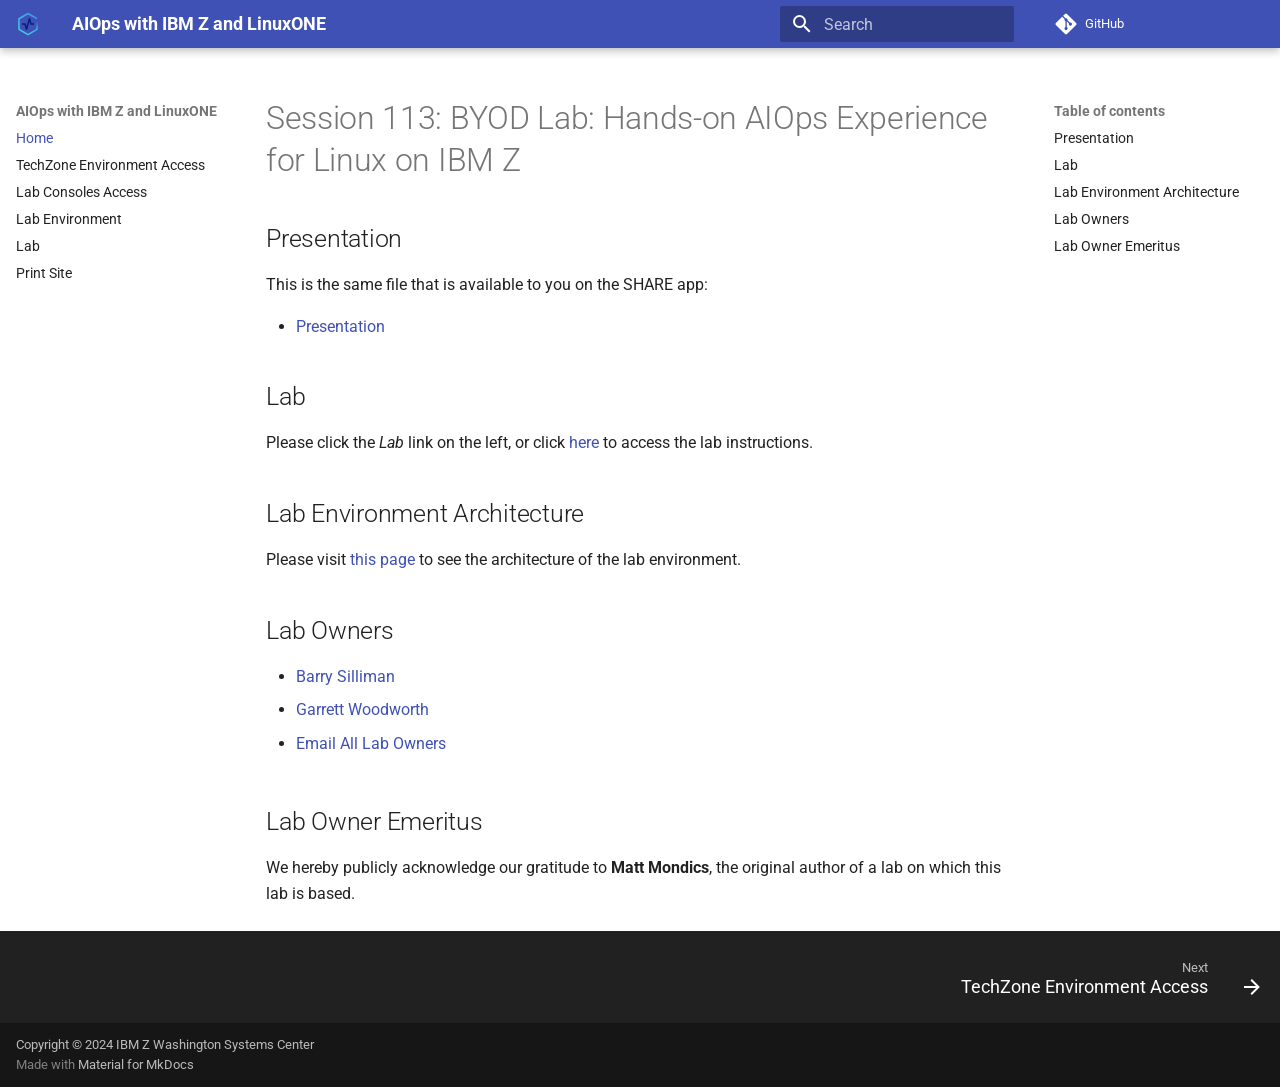
<file: index.html>
<!doctype html>
<html lang="en" class="no-js">
  <head>
    
      <meta charset="utf-8">
      <meta name="viewport" content="width=device-width,initial-scale=1">
      
      
      
        <link rel="canonical" href="https://ibm-wsc.github.io/aiops-z-SHARE/">
      
      
      
        <link rel="next" href="techzone-access/">
      
      
      <link rel="icon" href="images/CP4AIOps-logo.svg">
      <meta name="generator" content="mkdocs-1.6.1, mkdocs-material-9.6.12">
    
    
      
        <title>AIOps with IBM Z and LinuxONE</title>
      
    
    
      <link rel="stylesheet" href="assets/stylesheets/main.2afb09e1.min.css">
      
        
        <link rel="stylesheet" href="assets/stylesheets/palette.06af60db.min.css">
      
      


    
    
      
    
    
      
        
        
        <link rel="preconnect" href="https://fonts.gstatic.com" crossorigin>
        <link rel="stylesheet" href="https://fonts.googleapis.com/css?family=Roboto:300,300i,400,400i,700,700i%7CRoboto+Mono:400,400i,700,700i&display=fallback">
        <style>:root{--md-text-font:"Roboto";--md-code-font:"Roboto Mono"}</style>
      
    
    
      <link rel="stylesheet" href="css/print-site.css">
    
      <link rel="stylesheet" href="css/print-site-material.css">
    
      <link rel="stylesheet" href="stylesheets/extra.css">
    
    <script>__md_scope=new URL(".",location),__md_hash=e=>[...e].reduce(((e,_)=>(e<<5)-e+_.charCodeAt(0)),0),__md_get=(e,_=localStorage,t=__md_scope)=>JSON.parse(_.getItem(t.pathname+"."+e)),__md_set=(e,_,t=localStorage,a=__md_scope)=>{try{t.setItem(a.pathname+"."+e,JSON.stringify(_))}catch(e){}}</script>
    
      

    
    
    
  </head>
  
  
    
    
    
    
    
    <body dir="ltr" data-md-color-scheme="default" data-md-color-primary="indigo" data-md-color-accent="indigo">
  
    
    <input class="md-toggle" data-md-toggle="drawer" type="checkbox" id="__drawer" autocomplete="off">
    <input class="md-toggle" data-md-toggle="search" type="checkbox" id="__search" autocomplete="off">
    <label class="md-overlay" for="__drawer"></label>
    <div data-md-component="skip">
      
        
        <a href="#session-113-byod-lab-hands-on-aiops-experience-for-linux-on-ibm-z" class="md-skip">
          Skip to content
        </a>
      
    </div>
    <div data-md-component="announce">
      
    </div>
    
    
      

  

<header class="md-header md-header--shadow" data-md-component="header">
  <nav class="md-header__inner md-grid" aria-label="Header">
    <a href="." title="AIOps with IBM Z and LinuxONE" class="md-header__button md-logo" aria-label="AIOps with IBM Z and LinuxONE" data-md-component="logo">
      
  <img src="images/CP4AIOps-logo.svg" alt="logo">

    </a>
    <label class="md-header__button md-icon" for="__drawer">
      
      <svg xmlns="http://www.w3.org/2000/svg" viewBox="0 0 24 24"><path d="M3 6h18v2H3zm0 5h18v2H3zm0 5h18v2H3z"/></svg>
    </label>
    <div class="md-header__title" data-md-component="header-title">
      <div class="md-header__ellipsis">
        <div class="md-header__topic">
          <span class="md-ellipsis">
            AIOps with IBM Z and LinuxONE
          </span>
        </div>
        <div class="md-header__topic" data-md-component="header-topic">
          <span class="md-ellipsis">
            
              Home
            
          </span>
        </div>
      </div>
    </div>
    
      
    
    
    
    
      
      
        <label class="md-header__button md-icon" for="__search">
          
          <svg xmlns="http://www.w3.org/2000/svg" viewBox="0 0 24 24"><path d="M9.5 3A6.5 6.5 0 0 1 16 9.5c0 1.61-.59 3.09-1.56 4.23l.27.27h.79l5 5-1.5 1.5-5-5v-.79l-.27-.27A6.52 6.52 0 0 1 9.5 16 6.5 6.5 0 0 1 3 9.5 6.5 6.5 0 0 1 9.5 3m0 2C7 5 5 7 5 9.5S7 14 9.5 14 14 12 14 9.5 12 5 9.5 5"/></svg>
        </label>
        <div class="md-search" data-md-component="search" role="dialog">
  <label class="md-search__overlay" for="__search"></label>
  <div class="md-search__inner" role="search">
    <form class="md-search__form" name="search">
      <input type="text" class="md-search__input" name="query" aria-label="Search" placeholder="Search" autocapitalize="off" autocorrect="off" autocomplete="off" spellcheck="false" data-md-component="search-query" required>
      <label class="md-search__icon md-icon" for="__search">
        
        <svg xmlns="http://www.w3.org/2000/svg" viewBox="0 0 24 24"><path d="M9.5 3A6.5 6.5 0 0 1 16 9.5c0 1.61-.59 3.09-1.56 4.23l.27.27h.79l5 5-1.5 1.5-5-5v-.79l-.27-.27A6.52 6.52 0 0 1 9.5 16 6.5 6.5 0 0 1 3 9.5 6.5 6.5 0 0 1 9.5 3m0 2C7 5 5 7 5 9.5S7 14 9.5 14 14 12 14 9.5 12 5 9.5 5"/></svg>
        
        <svg xmlns="http://www.w3.org/2000/svg" viewBox="0 0 24 24"><path d="M20 11v2H8l5.5 5.5-1.42 1.42L4.16 12l7.92-7.92L13.5 5.5 8 11z"/></svg>
      </label>
      <nav class="md-search__options" aria-label="Search">
        
        <button type="reset" class="md-search__icon md-icon" title="Clear" aria-label="Clear" tabindex="-1">
          
          <svg xmlns="http://www.w3.org/2000/svg" viewBox="0 0 24 24"><path d="M19 6.41 17.59 5 12 10.59 6.41 5 5 6.41 10.59 12 5 17.59 6.41 19 12 13.41 17.59 19 19 17.59 13.41 12z"/></svg>
        </button>
      </nav>
      
        <div class="md-search__suggest" data-md-component="search-suggest"></div>
      
    </form>
    <div class="md-search__output">
      <div class="md-search__scrollwrap" tabindex="0" data-md-scrollfix>
        <div class="md-search-result" data-md-component="search-result">
          <div class="md-search-result__meta">
            Initializing search
          </div>
          <ol class="md-search-result__list" role="presentation"></ol>
        </div>
      </div>
    </div>
  </div>
</div>
      
    
    
      <div class="md-header__source">
        <a href="https://github.com/ibm-wsc/aiops-z-SHARE/" title="Go to repository" class="md-source" data-md-component="source">
  <div class="md-source__icon md-icon">
    
    <svg xmlns="http://www.w3.org/2000/svg" viewBox="0 0 448 512"><!--! Font Awesome Free 6.7.2 by @fontawesome - https://fontawesome.com License - https://fontawesome.com/license/free (Icons: CC BY 4.0, Fonts: SIL OFL 1.1, Code: MIT License) Copyright 2024 Fonticons, Inc.--><path d="M439.55 236.05 244 40.45a28.87 28.87 0 0 0-40.81 0l-40.66 40.63 51.52 51.52c27.06-9.14 52.68 16.77 43.39 43.68l49.66 49.66c34.23-11.8 61.18 31 35.47 56.69-26.49 26.49-70.21-2.87-56-37.34L240.22 199v121.85c25.3 12.54 22.26 41.85 9.08 55a34.34 34.34 0 0 1-48.55 0c-17.57-17.6-11.07-46.91 11.25-56v-123c-20.8-8.51-24.6-30.74-18.64-45L142.57 101 8.45 235.14a28.86 28.86 0 0 0 0 40.81l195.61 195.6a28.86 28.86 0 0 0 40.8 0l194.69-194.69a28.86 28.86 0 0 0 0-40.81"/></svg>
  </div>
  <div class="md-source__repository">
    GitHub
  </div>
</a>
      </div>
    
  </nav>
  
</header>
    
    <div class="md-container" data-md-component="container">
      
      
        
          
        
      
      <main class="md-main" data-md-component="main">
        <div class="md-main__inner md-grid">
          
            
              
              <div class="md-sidebar md-sidebar--primary" data-md-component="sidebar" data-md-type="navigation" >
                <div class="md-sidebar__scrollwrap">
                  <div class="md-sidebar__inner">
                    



<nav class="md-nav md-nav--primary" aria-label="Navigation" data-md-level="0">
  <label class="md-nav__title" for="__drawer">
    <a href="." title="AIOps with IBM Z and LinuxONE" class="md-nav__button md-logo" aria-label="AIOps with IBM Z and LinuxONE" data-md-component="logo">
      
  <img src="images/CP4AIOps-logo.svg" alt="logo">

    </a>
    AIOps with IBM Z and LinuxONE
  </label>
  
    <div class="md-nav__source">
      <a href="https://github.com/ibm-wsc/aiops-z-SHARE/" title="Go to repository" class="md-source" data-md-component="source">
  <div class="md-source__icon md-icon">
    
    <svg xmlns="http://www.w3.org/2000/svg" viewBox="0 0 448 512"><!--! Font Awesome Free 6.7.2 by @fontawesome - https://fontawesome.com License - https://fontawesome.com/license/free (Icons: CC BY 4.0, Fonts: SIL OFL 1.1, Code: MIT License) Copyright 2024 Fonticons, Inc.--><path d="M439.55 236.05 244 40.45a28.87 28.87 0 0 0-40.81 0l-40.66 40.63 51.52 51.52c27.06-9.14 52.68 16.77 43.39 43.68l49.66 49.66c34.23-11.8 61.18 31 35.47 56.69-26.49 26.49-70.21-2.87-56-37.34L240.22 199v121.85c25.3 12.54 22.26 41.85 9.08 55a34.34 34.34 0 0 1-48.55 0c-17.57-17.6-11.07-46.91 11.25-56v-123c-20.8-8.51-24.6-30.74-18.64-45L142.57 101 8.45 235.14a28.86 28.86 0 0 0 0 40.81l195.61 195.6a28.86 28.86 0 0 0 40.8 0l194.69-194.69a28.86 28.86 0 0 0 0-40.81"/></svg>
  </div>
  <div class="md-source__repository">
    GitHub
  </div>
</a>
    </div>
  
  <ul class="md-nav__list" data-md-scrollfix>
    
      
      
  
  
    
  
  
  
    <li class="md-nav__item md-nav__item--active">
      
      <input class="md-nav__toggle md-toggle" type="checkbox" id="__toc">
      
      
        
      
      
        <label class="md-nav__link md-nav__link--active" for="__toc">
          
  
  
  <span class="md-ellipsis">
    Home
    
  </span>
  

          <span class="md-nav__icon md-icon"></span>
        </label>
      
      <a href="." class="md-nav__link md-nav__link--active">
        
  
  
  <span class="md-ellipsis">
    Home
    
  </span>
  

      </a>
      
        

<nav class="md-nav md-nav--secondary" aria-label="Table of contents">
  
  
  
    
  
  
    <label class="md-nav__title" for="__toc">
      <span class="md-nav__icon md-icon"></span>
      Table of contents
    </label>
    <ul class="md-nav__list" data-md-component="toc" data-md-scrollfix>
      
        <li class="md-nav__item">
  <a href="#presentation" class="md-nav__link">
    <span class="md-ellipsis">
      Presentation
    </span>
  </a>
  
</li>
      
        <li class="md-nav__item">
  <a href="#lab" class="md-nav__link">
    <span class="md-ellipsis">
      Lab
    </span>
  </a>
  
</li>
      
        <li class="md-nav__item">
  <a href="#lab-environment-architecture" class="md-nav__link">
    <span class="md-ellipsis">
      Lab Environment Architecture
    </span>
  </a>
  
</li>
      
        <li class="md-nav__item">
  <a href="#lab-owners" class="md-nav__link">
    <span class="md-ellipsis">
      Lab Owners
    </span>
  </a>
  
</li>
      
        <li class="md-nav__item">
  <a href="#lab-owner-emeritus" class="md-nav__link">
    <span class="md-ellipsis">
      Lab Owner Emeritus
    </span>
  </a>
  
</li>
      
    </ul>
  
</nav>
      
    </li>
  

    
      
      
  
  
  
  
    <li class="md-nav__item">
      <a href="techzone-access/" class="md-nav__link">
        
  
  
  <span class="md-ellipsis">
    TechZone Environment Access
    
  </span>
  

      </a>
    </li>
  

    
      
      
  
  
  
  
    <li class="md-nav__item">
      <a href="console-access/" class="md-nav__link">
        
  
  
  <span class="md-ellipsis">
    Lab Consoles Access
    
  </span>
  

      </a>
    </li>
  

    
      
      
  
  
  
  
    <li class="md-nav__item">
      <a href="workshop-architecture/" class="md-nav__link">
        
  
  
  <span class="md-ellipsis">
    Lab Environment
    
  </span>
  

      </a>
    </li>
  

    
      
      
  
  
  
  
    <li class="md-nav__item">
      <a href="labs/share-lab/" class="md-nav__link">
        
  
  
  <span class="md-ellipsis">
    Lab
    
  </span>
  

      </a>
    </li>
  

    
      
      
  
  
  
  
    <li class="md-nav__item">
      <a href="print_page/" class="md-nav__link">
        
  
  
  <span class="md-ellipsis">
    Print Site
    
  </span>
  

      </a>
    </li>
  

    
  </ul>
</nav>
                  </div>
                </div>
              </div>
            
            
              
              <div class="md-sidebar md-sidebar--secondary" data-md-component="sidebar" data-md-type="toc" >
                <div class="md-sidebar__scrollwrap">
                  <div class="md-sidebar__inner">
                    

<nav class="md-nav md-nav--secondary" aria-label="Table of contents">
  
  
  
    
  
  
    <label class="md-nav__title" for="__toc">
      <span class="md-nav__icon md-icon"></span>
      Table of contents
    </label>
    <ul class="md-nav__list" data-md-component="toc" data-md-scrollfix>
      
        <li class="md-nav__item">
  <a href="#presentation" class="md-nav__link">
    <span class="md-ellipsis">
      Presentation
    </span>
  </a>
  
</li>
      
        <li class="md-nav__item">
  <a href="#lab" class="md-nav__link">
    <span class="md-ellipsis">
      Lab
    </span>
  </a>
  
</li>
      
        <li class="md-nav__item">
  <a href="#lab-environment-architecture" class="md-nav__link">
    <span class="md-ellipsis">
      Lab Environment Architecture
    </span>
  </a>
  
</li>
      
        <li class="md-nav__item">
  <a href="#lab-owners" class="md-nav__link">
    <span class="md-ellipsis">
      Lab Owners
    </span>
  </a>
  
</li>
      
        <li class="md-nav__item">
  <a href="#lab-owner-emeritus" class="md-nav__link">
    <span class="md-ellipsis">
      Lab Owner Emeritus
    </span>
  </a>
  
</li>
      
    </ul>
  
</nav>
                  </div>
                </div>
              </div>
            
          
          
            <div class="md-content" data-md-component="content">
              <article class="md-content__inner md-typeset">
                
                  


  
  


<h1 id="session-113-byod-lab-hands-on-aiops-experience-for-linux-on-ibm-z">Session 113: BYOD Lab:  Hands-on AIOps Experience for Linux on IBM Z<a class="headerlink" href="#session-113-byod-lab-hands-on-aiops-experience-for-linux-on-ibm-z" title="Permanent link">&para;</a></h1>
<h2 id="presentation">Presentation<a class="headerlink" href="#presentation" title="Permanent link">&para;</a></h2>
<p>This is the same file that is available to you on the SHARE app:</p>
<ul>
<li><a href="113_HandsOnLabForAIOpsForLinuxOnIBMZ.pdf" target="_blank">Presentation</a></li>
</ul>
<h2 id="lab">Lab<a class="headerlink" href="#lab" title="Permanent link">&para;</a></h2>
<p>Please click the <em>Lab</em> link on the left, or click <a href="labs/share-lab/">here</a> to access the lab instructions.  </p>
<h2 id="lab-environment-architecture">Lab Environment Architecture<a class="headerlink" href="#lab-environment-architecture" title="Permanent link">&para;</a></h2>
<p>Please visit <a href="workshop-architecture/">this page</a> to see the architecture of the lab environment.</p>
<h2 id="lab-owners">Lab Owners<a class="headerlink" href="#lab-owners" title="Permanent link">&para;</a></h2>
<ul>
<li><a href="mailto:silliman@us.ibm.com">Barry Silliman</a></li>
<li>
<p><a href="mailto:garrett.lee.woodworth@ibm.com">Garrett Woodworth</a></p>
</li>
<li>
<p><a href="mailto:silliman@us.ibm.com,garrett.lee.woodworth@ibm.com">Email All Lab Owners</a></p>
</li>
</ul>
<h2 id="lab-owner-emeritus">Lab Owner Emeritus<a class="headerlink" href="#lab-owner-emeritus" title="Permanent link">&para;</a></h2>
<p>We hereby publicly acknowledge our gratitude to <strong>Matt Mondics</strong>, the original author of a lab on which this lab is based.</p>












                
              </article>
            </div>
          
          
<script>var target=document.getElementById(location.hash.slice(1));target&&target.name&&(target.checked=target.name.startsWith("__tabbed_"))</script>
        </div>
        
      </main>
      
        <footer class="md-footer">
  
    
      
      <nav class="md-footer__inner md-grid" aria-label="Footer" >
        
        
          
          <a href="techzone-access/" class="md-footer__link md-footer__link--next" aria-label="Next: TechZone Environment Access">
            <div class="md-footer__title">
              <span class="md-footer__direction">
                Next
              </span>
              <div class="md-ellipsis">
                TechZone Environment Access
              </div>
            </div>
            <div class="md-footer__button md-icon">
              
              <svg xmlns="http://www.w3.org/2000/svg" viewBox="0 0 24 24"><path d="M4 11v2h12l-5.5 5.5 1.42 1.42L19.84 12l-7.92-7.92L10.5 5.5 16 11z"/></svg>
            </div>
          </a>
        
      </nav>
    
  
  <div class="md-footer-meta md-typeset">
    <div class="md-footer-meta__inner md-grid">
      <div class="md-copyright">
  
    <div class="md-copyright__highlight">
      Copyright © 2024 IBM Z Washington Systems Center
    </div>
  
  
    Made with
    <a href="https://squidfunk.github.io/mkdocs-material/" target="_blank" rel="noopener">
      Material for MkDocs
    </a>
  
</div>
      
    </div>
  </div>
</footer>
      
    </div>
    <div class="md-dialog" data-md-component="dialog">
      <div class="md-dialog__inner md-typeset"></div>
    </div>
    
      <div class="md-progress" data-md-component="progress" role="progressbar"></div>
    
    
    
      
      <script id="__config" type="application/json">{"base": ".", "features": ["search.suggest", "search.highlight", "navigation.instant", "navigation.instant.progress", "navigation.footer"], "search": "assets/javascripts/workers/search.f8cc74c7.min.js", "tags": null, "translations": {"clipboard.copied": "Copied to clipboard", "clipboard.copy": "Copy to clipboard", "search.result.more.one": "1 more on this page", "search.result.more.other": "# more on this page", "search.result.none": "No matching documents", "search.result.one": "1 matching document", "search.result.other": "# matching documents", "search.result.placeholder": "Type to start searching", "search.result.term.missing": "Missing", "select.version": "Select version"}, "version": null}</script>
    
    
      <script src="assets/javascripts/bundle.c8b220af.min.js"></script>
      
        <script src="js/print-site.js"></script>
      
    
  </body>
</html>
</file>
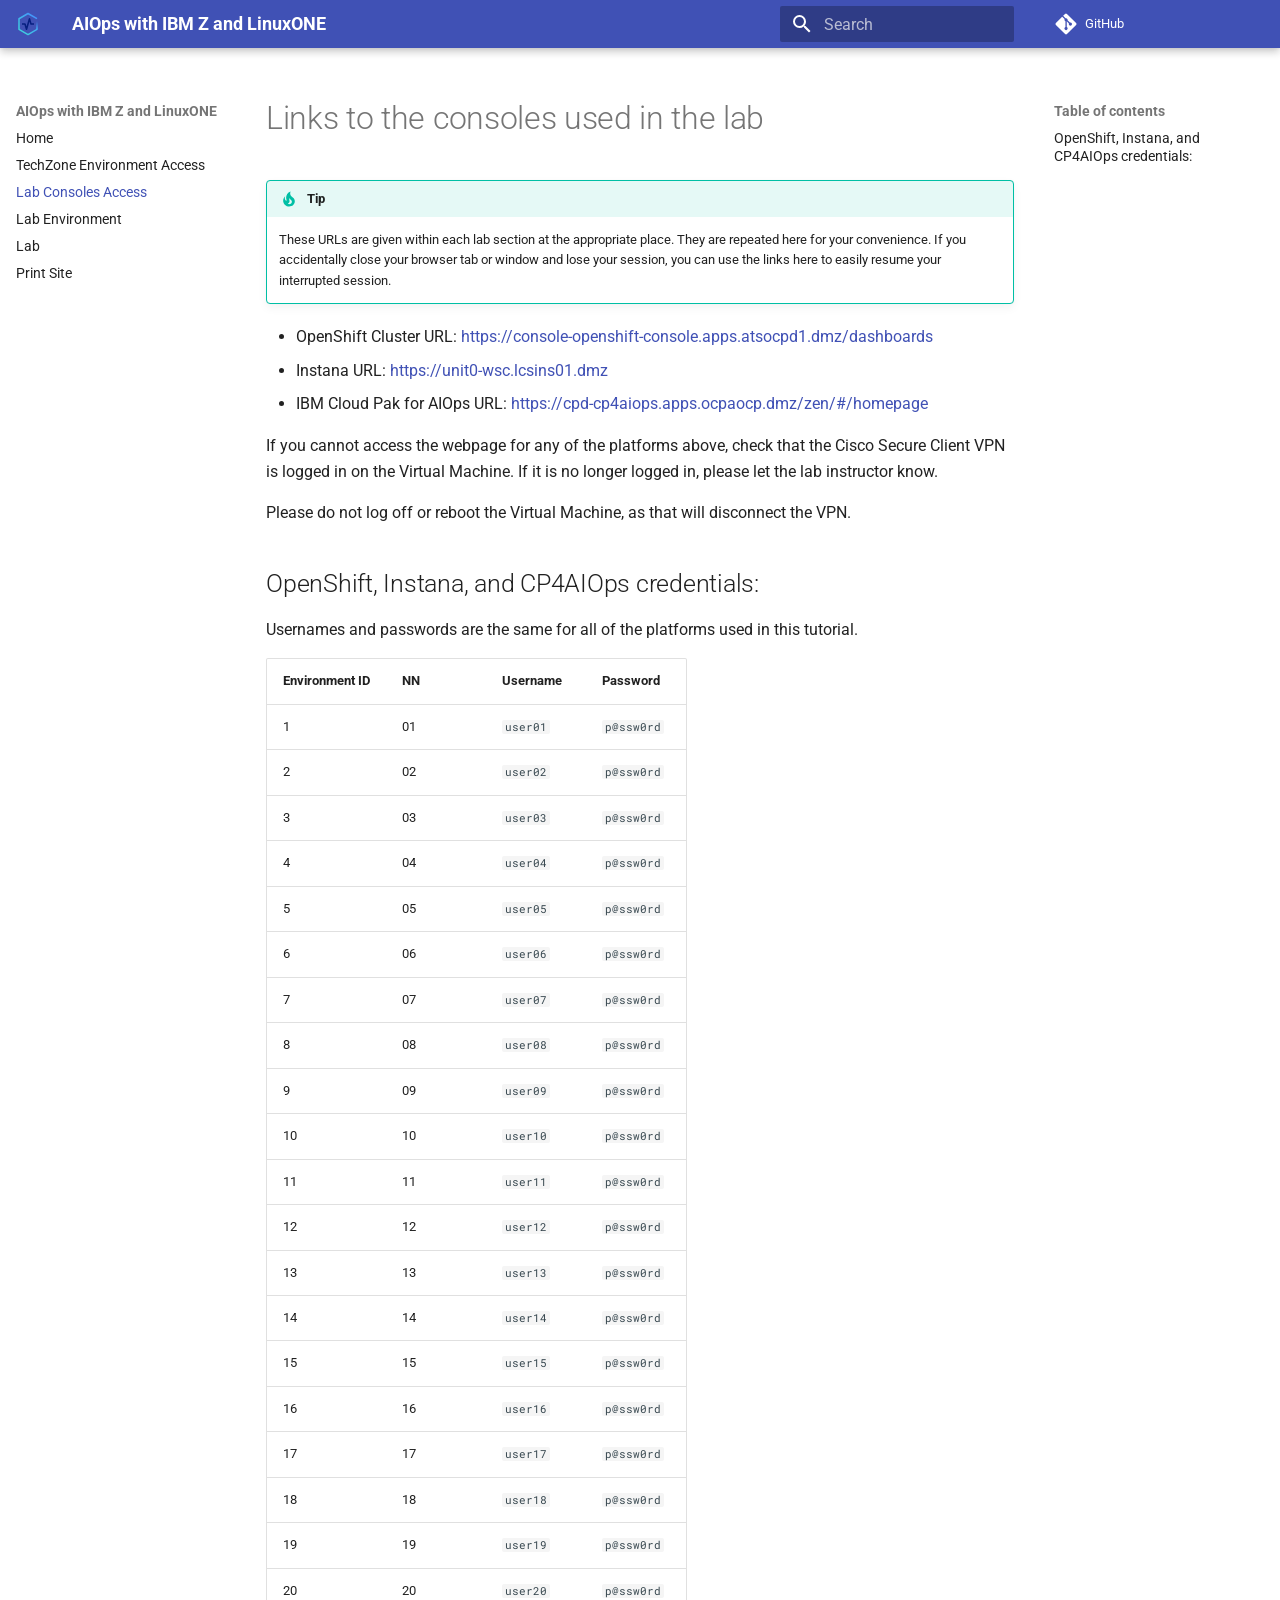
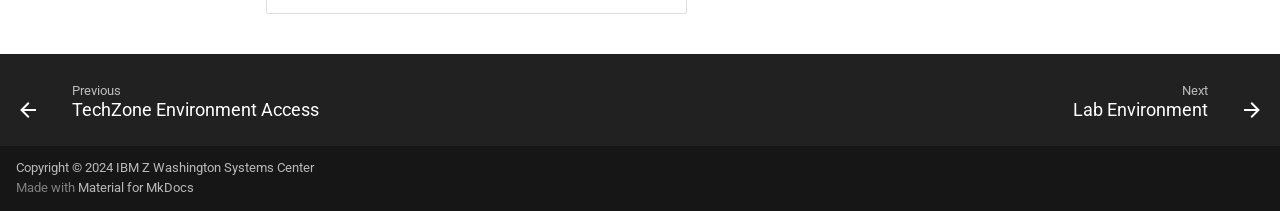
<file: console-access/index.html>
<!doctype html>
<html lang="en" class="no-js">
  <head>
    
      <meta charset="utf-8">
      <meta name="viewport" content="width=device-width,initial-scale=1">
      
      
      
        <link rel="canonical" href="https://ibm-wsc.github.io/aiops-z-SHARE/console-access/">
      
      
        <link rel="prev" href="../techzone-access/">
      
      
        <link rel="next" href="../workshop-architecture/">
      
      
      <link rel="icon" href="../images/CP4AIOps-logo.svg">
      <meta name="generator" content="mkdocs-1.6.1, mkdocs-material-9.6.12">
    
    
      
        <title>Lab Consoles Access - AIOps with IBM Z and LinuxONE</title>
      
    
    
      <link rel="stylesheet" href="../assets/stylesheets/main.2afb09e1.min.css">
      
        
        <link rel="stylesheet" href="../assets/stylesheets/palette.06af60db.min.css">
      
      


    
    
      
    
    
      
        
        
        <link rel="preconnect" href="https://fonts.gstatic.com" crossorigin>
        <link rel="stylesheet" href="https://fonts.googleapis.com/css?family=Roboto:300,300i,400,400i,700,700i%7CRoboto+Mono:400,400i,700,700i&display=fallback">
        <style>:root{--md-text-font:"Roboto";--md-code-font:"Roboto Mono"}</style>
      
    
    
      <link rel="stylesheet" href="../css/print-site.css">
    
      <link rel="stylesheet" href="../css/print-site-material.css">
    
      <link rel="stylesheet" href="../stylesheets/extra.css">
    
    <script>__md_scope=new URL("..",location),__md_hash=e=>[...e].reduce(((e,_)=>(e<<5)-e+_.charCodeAt(0)),0),__md_get=(e,_=localStorage,t=__md_scope)=>JSON.parse(_.getItem(t.pathname+"."+e)),__md_set=(e,_,t=localStorage,a=__md_scope)=>{try{t.setItem(a.pathname+"."+e,JSON.stringify(_))}catch(e){}}</script>
    
      

    
    
    
  </head>
  
  
    
    
    
    
    
    <body dir="ltr" data-md-color-scheme="default" data-md-color-primary="indigo" data-md-color-accent="indigo">
  
    
    <input class="md-toggle" data-md-toggle="drawer" type="checkbox" id="__drawer" autocomplete="off">
    <input class="md-toggle" data-md-toggle="search" type="checkbox" id="__search" autocomplete="off">
    <label class="md-overlay" for="__drawer"></label>
    <div data-md-component="skip">
      
        
        <a href="#links-to-the-consoles-used-in-the-lab" class="md-skip">
          Skip to content
        </a>
      
    </div>
    <div data-md-component="announce">
      
    </div>
    
    
      

  

<header class="md-header md-header--shadow" data-md-component="header">
  <nav class="md-header__inner md-grid" aria-label="Header">
    <a href=".." title="AIOps with IBM Z and LinuxONE" class="md-header__button md-logo" aria-label="AIOps with IBM Z and LinuxONE" data-md-component="logo">
      
  <img src="../images/CP4AIOps-logo.svg" alt="logo">

    </a>
    <label class="md-header__button md-icon" for="__drawer">
      
      <svg xmlns="http://www.w3.org/2000/svg" viewBox="0 0 24 24"><path d="M3 6h18v2H3zm0 5h18v2H3zm0 5h18v2H3z"/></svg>
    </label>
    <div class="md-header__title" data-md-component="header-title">
      <div class="md-header__ellipsis">
        <div class="md-header__topic">
          <span class="md-ellipsis">
            AIOps with IBM Z and LinuxONE
          </span>
        </div>
        <div class="md-header__topic" data-md-component="header-topic">
          <span class="md-ellipsis">
            
              Lab Consoles Access
            
          </span>
        </div>
      </div>
    </div>
    
      
    
    
    
    
      
      
        <label class="md-header__button md-icon" for="__search">
          
          <svg xmlns="http://www.w3.org/2000/svg" viewBox="0 0 24 24"><path d="M9.5 3A6.5 6.5 0 0 1 16 9.5c0 1.61-.59 3.09-1.56 4.23l.27.27h.79l5 5-1.5 1.5-5-5v-.79l-.27-.27A6.52 6.52 0 0 1 9.5 16 6.5 6.5 0 0 1 3 9.5 6.5 6.5 0 0 1 9.5 3m0 2C7 5 5 7 5 9.5S7 14 9.5 14 14 12 14 9.5 12 5 9.5 5"/></svg>
        </label>
        <div class="md-search" data-md-component="search" role="dialog">
  <label class="md-search__overlay" for="__search"></label>
  <div class="md-search__inner" role="search">
    <form class="md-search__form" name="search">
      <input type="text" class="md-search__input" name="query" aria-label="Search" placeholder="Search" autocapitalize="off" autocorrect="off" autocomplete="off" spellcheck="false" data-md-component="search-query" required>
      <label class="md-search__icon md-icon" for="__search">
        
        <svg xmlns="http://www.w3.org/2000/svg" viewBox="0 0 24 24"><path d="M9.5 3A6.5 6.5 0 0 1 16 9.5c0 1.61-.59 3.09-1.56 4.23l.27.27h.79l5 5-1.5 1.5-5-5v-.79l-.27-.27A6.52 6.52 0 0 1 9.5 16 6.5 6.5 0 0 1 3 9.5 6.5 6.5 0 0 1 9.5 3m0 2C7 5 5 7 5 9.5S7 14 9.5 14 14 12 14 9.5 12 5 9.5 5"/></svg>
        
        <svg xmlns="http://www.w3.org/2000/svg" viewBox="0 0 24 24"><path d="M20 11v2H8l5.5 5.5-1.42 1.42L4.16 12l7.92-7.92L13.5 5.5 8 11z"/></svg>
      </label>
      <nav class="md-search__options" aria-label="Search">
        
        <button type="reset" class="md-search__icon md-icon" title="Clear" aria-label="Clear" tabindex="-1">
          
          <svg xmlns="http://www.w3.org/2000/svg" viewBox="0 0 24 24"><path d="M19 6.41 17.59 5 12 10.59 6.41 5 5 6.41 10.59 12 5 17.59 6.41 19 12 13.41 17.59 19 19 17.59 13.41 12z"/></svg>
        </button>
      </nav>
      
        <div class="md-search__suggest" data-md-component="search-suggest"></div>
      
    </form>
    <div class="md-search__output">
      <div class="md-search__scrollwrap" tabindex="0" data-md-scrollfix>
        <div class="md-search-result" data-md-component="search-result">
          <div class="md-search-result__meta">
            Initializing search
          </div>
          <ol class="md-search-result__list" role="presentation"></ol>
        </div>
      </div>
    </div>
  </div>
</div>
      
    
    
      <div class="md-header__source">
        <a href="https://github.com/ibm-wsc/aiops-z-SHARE/" title="Go to repository" class="md-source" data-md-component="source">
  <div class="md-source__icon md-icon">
    
    <svg xmlns="http://www.w3.org/2000/svg" viewBox="0 0 448 512"><!--! Font Awesome Free 6.7.2 by @fontawesome - https://fontawesome.com License - https://fontawesome.com/license/free (Icons: CC BY 4.0, Fonts: SIL OFL 1.1, Code: MIT License) Copyright 2024 Fonticons, Inc.--><path d="M439.55 236.05 244 40.45a28.87 28.87 0 0 0-40.81 0l-40.66 40.63 51.52 51.52c27.06-9.14 52.68 16.77 43.39 43.68l49.66 49.66c34.23-11.8 61.18 31 35.47 56.69-26.49 26.49-70.21-2.87-56-37.34L240.22 199v121.85c25.3 12.54 22.26 41.85 9.08 55a34.34 34.34 0 0 1-48.55 0c-17.57-17.6-11.07-46.91 11.25-56v-123c-20.8-8.51-24.6-30.74-18.64-45L142.57 101 8.45 235.14a28.86 28.86 0 0 0 0 40.81l195.61 195.6a28.86 28.86 0 0 0 40.8 0l194.69-194.69a28.86 28.86 0 0 0 0-40.81"/></svg>
  </div>
  <div class="md-source__repository">
    GitHub
  </div>
</a>
      </div>
    
  </nav>
  
</header>
    
    <div class="md-container" data-md-component="container">
      
      
        
          
        
      
      <main class="md-main" data-md-component="main">
        <div class="md-main__inner md-grid">
          
            
              
              <div class="md-sidebar md-sidebar--primary" data-md-component="sidebar" data-md-type="navigation" >
                <div class="md-sidebar__scrollwrap">
                  <div class="md-sidebar__inner">
                    



<nav class="md-nav md-nav--primary" aria-label="Navigation" data-md-level="0">
  <label class="md-nav__title" for="__drawer">
    <a href=".." title="AIOps with IBM Z and LinuxONE" class="md-nav__button md-logo" aria-label="AIOps with IBM Z and LinuxONE" data-md-component="logo">
      
  <img src="../images/CP4AIOps-logo.svg" alt="logo">

    </a>
    AIOps with IBM Z and LinuxONE
  </label>
  
    <div class="md-nav__source">
      <a href="https://github.com/ibm-wsc/aiops-z-SHARE/" title="Go to repository" class="md-source" data-md-component="source">
  <div class="md-source__icon md-icon">
    
    <svg xmlns="http://www.w3.org/2000/svg" viewBox="0 0 448 512"><!--! Font Awesome Free 6.7.2 by @fontawesome - https://fontawesome.com License - https://fontawesome.com/license/free (Icons: CC BY 4.0, Fonts: SIL OFL 1.1, Code: MIT License) Copyright 2024 Fonticons, Inc.--><path d="M439.55 236.05 244 40.45a28.87 28.87 0 0 0-40.81 0l-40.66 40.63 51.52 51.52c27.06-9.14 52.68 16.77 43.39 43.68l49.66 49.66c34.23-11.8 61.18 31 35.47 56.69-26.49 26.49-70.21-2.87-56-37.34L240.22 199v121.85c25.3 12.54 22.26 41.85 9.08 55a34.34 34.34 0 0 1-48.55 0c-17.57-17.6-11.07-46.91 11.25-56v-123c-20.8-8.51-24.6-30.74-18.64-45L142.57 101 8.45 235.14a28.86 28.86 0 0 0 0 40.81l195.61 195.6a28.86 28.86 0 0 0 40.8 0l194.69-194.69a28.86 28.86 0 0 0 0-40.81"/></svg>
  </div>
  <div class="md-source__repository">
    GitHub
  </div>
</a>
    </div>
  
  <ul class="md-nav__list" data-md-scrollfix>
    
      
      
  
  
  
  
    <li class="md-nav__item">
      <a href=".." class="md-nav__link">
        
  
  
  <span class="md-ellipsis">
    Home
    
  </span>
  

      </a>
    </li>
  

    
      
      
  
  
  
  
    <li class="md-nav__item">
      <a href="../techzone-access/" class="md-nav__link">
        
  
  
  <span class="md-ellipsis">
    TechZone Environment Access
    
  </span>
  

      </a>
    </li>
  

    
      
      
  
  
    
  
  
  
    <li class="md-nav__item md-nav__item--active">
      
      <input class="md-nav__toggle md-toggle" type="checkbox" id="__toc">
      
      
        
      
      
        <label class="md-nav__link md-nav__link--active" for="__toc">
          
  
  
  <span class="md-ellipsis">
    Lab Consoles Access
    
  </span>
  

          <span class="md-nav__icon md-icon"></span>
        </label>
      
      <a href="./" class="md-nav__link md-nav__link--active">
        
  
  
  <span class="md-ellipsis">
    Lab Consoles Access
    
  </span>
  

      </a>
      
        

<nav class="md-nav md-nav--secondary" aria-label="Table of contents">
  
  
  
    
  
  
    <label class="md-nav__title" for="__toc">
      <span class="md-nav__icon md-icon"></span>
      Table of contents
    </label>
    <ul class="md-nav__list" data-md-component="toc" data-md-scrollfix>
      
        <li class="md-nav__item">
  <a href="#openshift-instana-and-cp4aiops-credentials" class="md-nav__link">
    <span class="md-ellipsis">
      OpenShift, Instana, and CP4AIOps credentials:
    </span>
  </a>
  
</li>
      
    </ul>
  
</nav>
      
    </li>
  

    
      
      
  
  
  
  
    <li class="md-nav__item">
      <a href="../workshop-architecture/" class="md-nav__link">
        
  
  
  <span class="md-ellipsis">
    Lab Environment
    
  </span>
  

      </a>
    </li>
  

    
      
      
  
  
  
  
    <li class="md-nav__item">
      <a href="../labs/share-lab/" class="md-nav__link">
        
  
  
  <span class="md-ellipsis">
    Lab
    
  </span>
  

      </a>
    </li>
  

    
      
      
  
  
  
  
    <li class="md-nav__item">
      <a href="../print_page/" class="md-nav__link">
        
  
  
  <span class="md-ellipsis">
    Print Site
    
  </span>
  

      </a>
    </li>
  

    
  </ul>
</nav>
                  </div>
                </div>
              </div>
            
            
              
              <div class="md-sidebar md-sidebar--secondary" data-md-component="sidebar" data-md-type="toc" >
                <div class="md-sidebar__scrollwrap">
                  <div class="md-sidebar__inner">
                    

<nav class="md-nav md-nav--secondary" aria-label="Table of contents">
  
  
  
    
  
  
    <label class="md-nav__title" for="__toc">
      <span class="md-nav__icon md-icon"></span>
      Table of contents
    </label>
    <ul class="md-nav__list" data-md-component="toc" data-md-scrollfix>
      
        <li class="md-nav__item">
  <a href="#openshift-instana-and-cp4aiops-credentials" class="md-nav__link">
    <span class="md-ellipsis">
      OpenShift, Instana, and CP4AIOps credentials:
    </span>
  </a>
  
</li>
      
    </ul>
  
</nav>
                  </div>
                </div>
              </div>
            
          
          
            <div class="md-content" data-md-component="content">
              <article class="md-content__inner md-typeset">
                
                  


  
  


<h1 id="links-to-the-consoles-used-in-the-lab">Links to the consoles used in the lab<a class="headerlink" href="#links-to-the-consoles-used-in-the-lab" title="Permanent link">&para;</a></h1>
<div class="admonition tip">
<p class="admonition-title">Tip</p>
<p>These URLs are given within each lab section at the appropriate place.  They are repeated here for your convenience. If you accidentally close your browser tab or window and lose your session, you can use the links here to easily resume your interrupted session.  </p>
</div>
<ul>
<li>OpenShift Cluster URL: <a href="https://console-openshift-console.apps.atsocpd1.dmz/dashboards" target="wsc_ocpconsole">https://console-openshift-console.apps.atsocpd1.dmz/dashboards</a></li>
<li>Instana URL: <a href="https://unit0-wsc.lcsins01.dmz" target="wsc_instana">https://unit0-wsc.lcsins01.dmz</a></li>
<li>IBM Cloud Pak for AIOps URL: <a href="https://cpd-cp4aiops.apps.ocpaocp.dmz/zen/#/homepage" target="wsc_cp4aiops">https://cpd-cp4aiops.apps.ocpaocp.dmz/zen/#/homepage</a></li>
</ul>
<p>If you cannot access the webpage for any of the platforms above, check that the Cisco Secure Client VPN is logged in on the Virtual Machine. If it is no longer logged in, please let the lab instructor know.</p>
<p>Please do not log off or reboot the Virtual Machine, as that will disconnect the VPN.</p>
<h2 id="openshift-instana-and-cp4aiops-credentials">OpenShift, Instana, and CP4AIOps credentials:<a class="headerlink" href="#openshift-instana-and-cp4aiops-credentials" title="Permanent link">&para;</a></h2>
<p>Usernames and passwords are the same for all of the platforms used in this tutorial.</p>
<table>
<thead>
<tr>
<th>Environment ID</th>
<th>NN</th>
<th>Username</th>
<th>Password</th>
</tr>
</thead>
<tbody>
<tr>
<td>1</td>
<td>01</td>
<td><code>user01</code></td>
<td><code>p@ssw0rd</code></td>
</tr>
<tr>
<td>2</td>
<td>02</td>
<td><code>user02</code></td>
<td><code>p@ssw0rd</code></td>
</tr>
<tr>
<td>3</td>
<td>03</td>
<td><code>user03</code></td>
<td><code>p@ssw0rd</code></td>
</tr>
<tr>
<td>4</td>
<td>04</td>
<td><code>user04</code></td>
<td><code>p@ssw0rd</code></td>
</tr>
<tr>
<td>5</td>
<td>05</td>
<td><code>user05</code></td>
<td><code>p@ssw0rd</code></td>
</tr>
<tr>
<td>6</td>
<td>06</td>
<td><code>user06</code></td>
<td><code>p@ssw0rd</code></td>
</tr>
<tr>
<td>7</td>
<td>07</td>
<td><code>user07</code></td>
<td><code>p@ssw0rd</code></td>
</tr>
<tr>
<td>8</td>
<td>08</td>
<td><code>user08</code></td>
<td><code>p@ssw0rd</code></td>
</tr>
<tr>
<td>9</td>
<td>09</td>
<td><code>user09</code></td>
<td><code>p@ssw0rd</code></td>
</tr>
<tr>
<td>10</td>
<td>10</td>
<td><code>user10</code></td>
<td><code>p@ssw0rd</code></td>
</tr>
<tr>
<td>11</td>
<td>11</td>
<td><code>user11</code></td>
<td><code>p@ssw0rd</code></td>
</tr>
<tr>
<td>12</td>
<td>12</td>
<td><code>user12</code></td>
<td><code>p@ssw0rd</code></td>
</tr>
<tr>
<td>13</td>
<td>13</td>
<td><code>user13</code></td>
<td><code>p@ssw0rd</code></td>
</tr>
<tr>
<td>14</td>
<td>14</td>
<td><code>user14</code></td>
<td><code>p@ssw0rd</code></td>
</tr>
<tr>
<td>15</td>
<td>15</td>
<td><code>user15</code></td>
<td><code>p@ssw0rd</code></td>
</tr>
<tr>
<td>16</td>
<td>16</td>
<td><code>user16</code></td>
<td><code>p@ssw0rd</code></td>
</tr>
<tr>
<td>17</td>
<td>17</td>
<td><code>user17</code></td>
<td><code>p@ssw0rd</code></td>
</tr>
<tr>
<td>18</td>
<td>18</td>
<td><code>user18</code></td>
<td><code>p@ssw0rd</code></td>
</tr>
<tr>
<td>19</td>
<td>19</td>
<td><code>user19</code></td>
<td><code>p@ssw0rd</code></td>
</tr>
<tr>
<td>20</td>
<td>20</td>
<td><code>user20</code></td>
<td><code>p@ssw0rd</code></td>
</tr>
</tbody>
</table>












                
              </article>
            </div>
          
          
<script>var target=document.getElementById(location.hash.slice(1));target&&target.name&&(target.checked=target.name.startsWith("__tabbed_"))</script>
        </div>
        
      </main>
      
        <footer class="md-footer">
  
    
      
      <nav class="md-footer__inner md-grid" aria-label="Footer" >
        
          
          <a href="../techzone-access/" class="md-footer__link md-footer__link--prev" aria-label="Previous: TechZone Environment Access">
            <div class="md-footer__button md-icon">
              
              <svg xmlns="http://www.w3.org/2000/svg" viewBox="0 0 24 24"><path d="M20 11v2H8l5.5 5.5-1.42 1.42L4.16 12l7.92-7.92L13.5 5.5 8 11z"/></svg>
            </div>
            <div class="md-footer__title">
              <span class="md-footer__direction">
                Previous
              </span>
              <div class="md-ellipsis">
                TechZone Environment Access
              </div>
            </div>
          </a>
        
        
          
          <a href="../workshop-architecture/" class="md-footer__link md-footer__link--next" aria-label="Next: Lab Environment">
            <div class="md-footer__title">
              <span class="md-footer__direction">
                Next
              </span>
              <div class="md-ellipsis">
                Lab Environment
              </div>
            </div>
            <div class="md-footer__button md-icon">
              
              <svg xmlns="http://www.w3.org/2000/svg" viewBox="0 0 24 24"><path d="M4 11v2h12l-5.5 5.5 1.42 1.42L19.84 12l-7.92-7.92L10.5 5.5 16 11z"/></svg>
            </div>
          </a>
        
      </nav>
    
  
  <div class="md-footer-meta md-typeset">
    <div class="md-footer-meta__inner md-grid">
      <div class="md-copyright">
  
    <div class="md-copyright__highlight">
      Copyright © 2024 IBM Z Washington Systems Center
    </div>
  
  
    Made with
    <a href="https://squidfunk.github.io/mkdocs-material/" target="_blank" rel="noopener">
      Material for MkDocs
    </a>
  
</div>
      
    </div>
  </div>
</footer>
      
    </div>
    <div class="md-dialog" data-md-component="dialog">
      <div class="md-dialog__inner md-typeset"></div>
    </div>
    
      <div class="md-progress" data-md-component="progress" role="progressbar"></div>
    
    
    
      
      <script id="__config" type="application/json">{"base": "..", "features": ["search.suggest", "search.highlight", "navigation.instant", "navigation.instant.progress", "navigation.footer"], "search": "../assets/javascripts/workers/search.f8cc74c7.min.js", "tags": null, "translations": {"clipboard.copied": "Copied to clipboard", "clipboard.copy": "Copy to clipboard", "search.result.more.one": "1 more on this page", "search.result.more.other": "# more on this page", "search.result.none": "No matching documents", "search.result.one": "1 matching document", "search.result.other": "# matching documents", "search.result.placeholder": "Type to start searching", "search.result.term.missing": "Missing", "select.version": "Select version"}, "version": null}</script>
    
    
      <script src="../assets/javascripts/bundle.c8b220af.min.js"></script>
      
        <script src="../js/print-site.js"></script>
      
    
  </body>
</html>
</file>
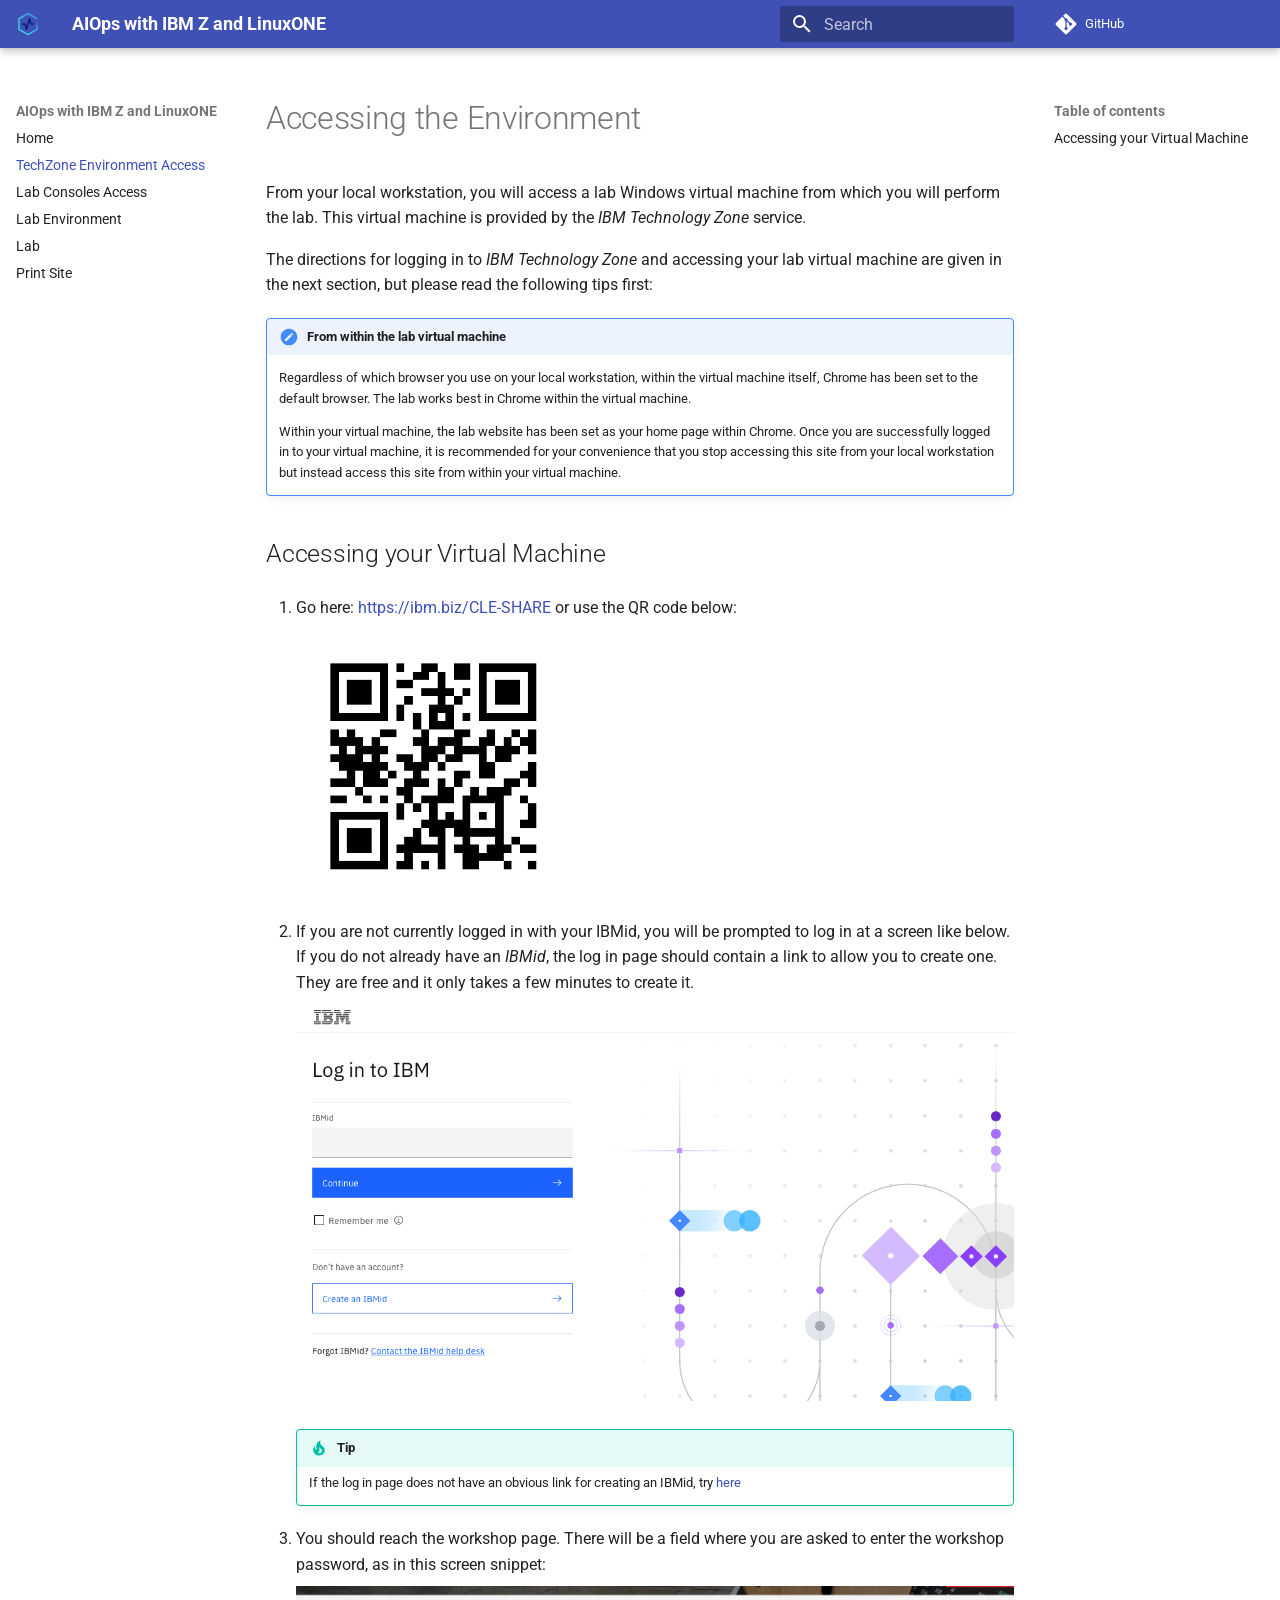
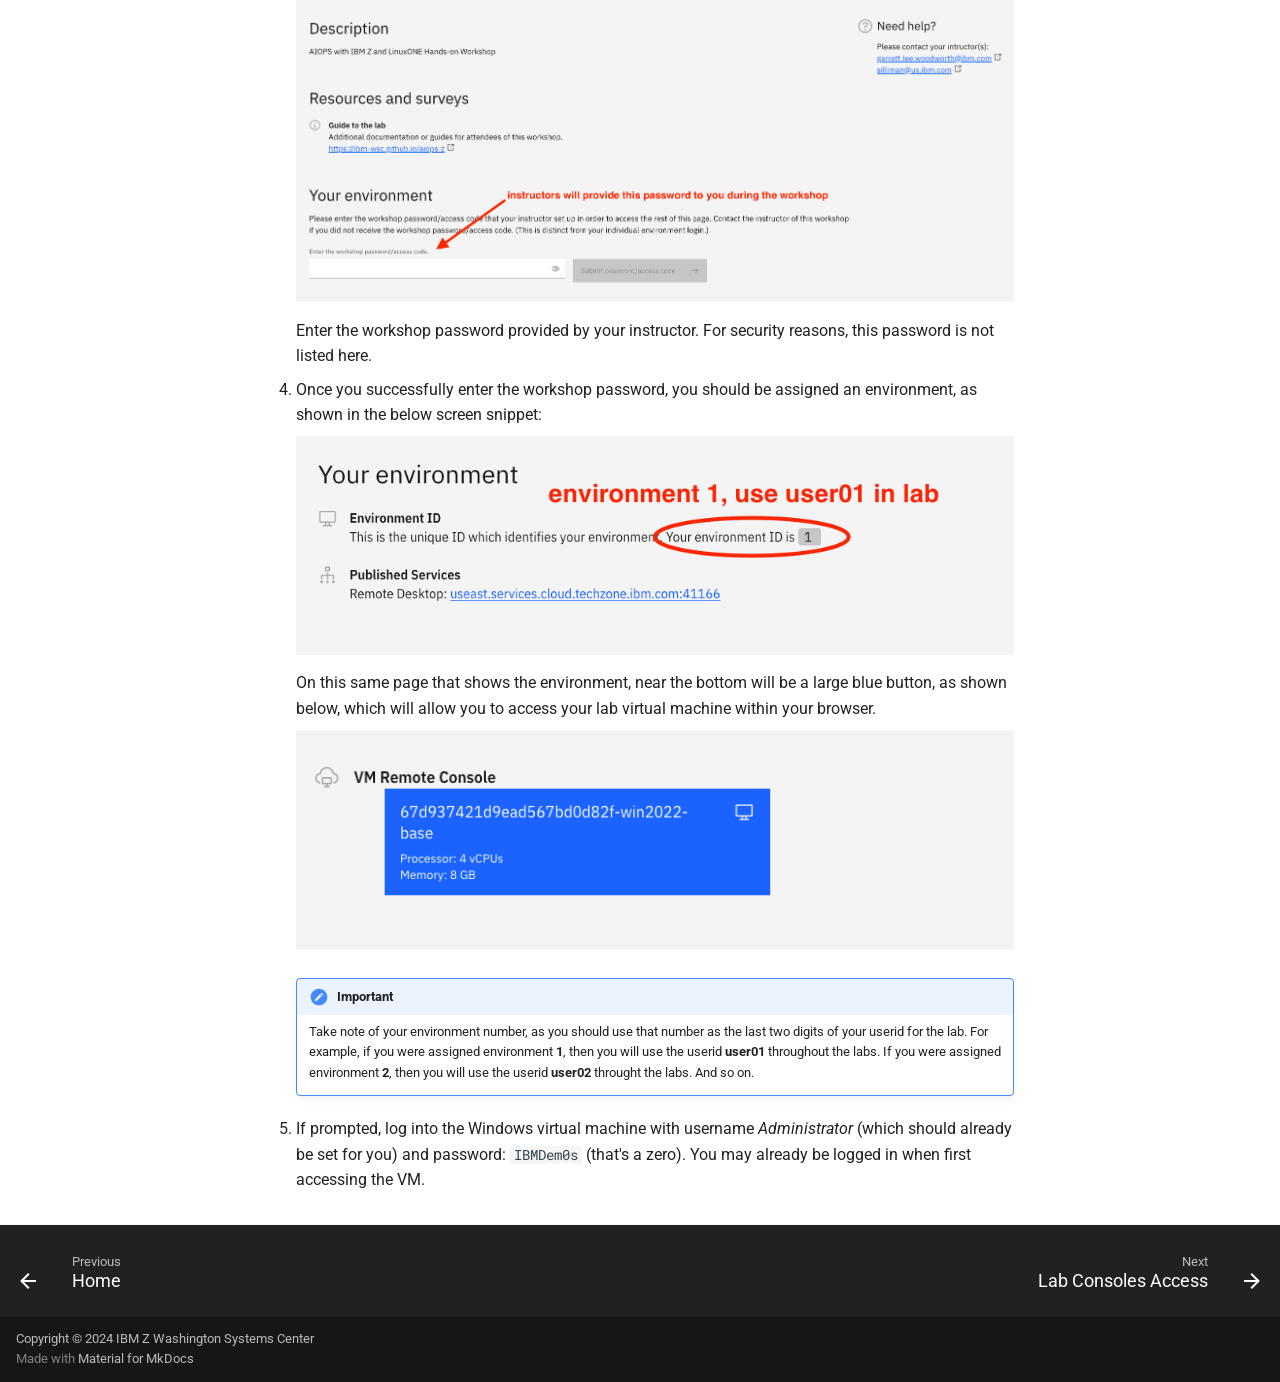
<file: techzone-access/index.html>
<!doctype html>
<html lang="en" class="no-js">
  <head>
    
      <meta charset="utf-8">
      <meta name="viewport" content="width=device-width,initial-scale=1">
      
      
      
        <link rel="canonical" href="https://ibm-wsc.github.io/aiops-z-SHARE/techzone-access/">
      
      
        <link rel="prev" href="..">
      
      
        <link rel="next" href="../console-access/">
      
      
      <link rel="icon" href="../images/CP4AIOps-logo.svg">
      <meta name="generator" content="mkdocs-1.6.1, mkdocs-material-9.6.12">
    
    
      
        <title>TechZone Environment Access - AIOps with IBM Z and LinuxONE</title>
      
    
    
      <link rel="stylesheet" href="../assets/stylesheets/main.2afb09e1.min.css">
      
        
        <link rel="stylesheet" href="../assets/stylesheets/palette.06af60db.min.css">
      
      


    
    
      
    
    
      
        
        
        <link rel="preconnect" href="https://fonts.gstatic.com" crossorigin>
        <link rel="stylesheet" href="https://fonts.googleapis.com/css?family=Roboto:300,300i,400,400i,700,700i%7CRoboto+Mono:400,400i,700,700i&display=fallback">
        <style>:root{--md-text-font:"Roboto";--md-code-font:"Roboto Mono"}</style>
      
    
    
      <link rel="stylesheet" href="../css/print-site.css">
    
      <link rel="stylesheet" href="../css/print-site-material.css">
    
      <link rel="stylesheet" href="../stylesheets/extra.css">
    
    <script>__md_scope=new URL("..",location),__md_hash=e=>[...e].reduce(((e,_)=>(e<<5)-e+_.charCodeAt(0)),0),__md_get=(e,_=localStorage,t=__md_scope)=>JSON.parse(_.getItem(t.pathname+"."+e)),__md_set=(e,_,t=localStorage,a=__md_scope)=>{try{t.setItem(a.pathname+"."+e,JSON.stringify(_))}catch(e){}}</script>
    
      

    
    
    
  </head>
  
  
    
    
    
    
    
    <body dir="ltr" data-md-color-scheme="default" data-md-color-primary="indigo" data-md-color-accent="indigo">
  
    
    <input class="md-toggle" data-md-toggle="drawer" type="checkbox" id="__drawer" autocomplete="off">
    <input class="md-toggle" data-md-toggle="search" type="checkbox" id="__search" autocomplete="off">
    <label class="md-overlay" for="__drawer"></label>
    <div data-md-component="skip">
      
        
        <a href="#accessing-the-environment" class="md-skip">
          Skip to content
        </a>
      
    </div>
    <div data-md-component="announce">
      
    </div>
    
    
      

  

<header class="md-header md-header--shadow" data-md-component="header">
  <nav class="md-header__inner md-grid" aria-label="Header">
    <a href=".." title="AIOps with IBM Z and LinuxONE" class="md-header__button md-logo" aria-label="AIOps with IBM Z and LinuxONE" data-md-component="logo">
      
  <img src="../images/CP4AIOps-logo.svg" alt="logo">

    </a>
    <label class="md-header__button md-icon" for="__drawer">
      
      <svg xmlns="http://www.w3.org/2000/svg" viewBox="0 0 24 24"><path d="M3 6h18v2H3zm0 5h18v2H3zm0 5h18v2H3z"/></svg>
    </label>
    <div class="md-header__title" data-md-component="header-title">
      <div class="md-header__ellipsis">
        <div class="md-header__topic">
          <span class="md-ellipsis">
            AIOps with IBM Z and LinuxONE
          </span>
        </div>
        <div class="md-header__topic" data-md-component="header-topic">
          <span class="md-ellipsis">
            
              TechZone Environment Access
            
          </span>
        </div>
      </div>
    </div>
    
      
    
    
    
    
      
      
        <label class="md-header__button md-icon" for="__search">
          
          <svg xmlns="http://www.w3.org/2000/svg" viewBox="0 0 24 24"><path d="M9.5 3A6.5 6.5 0 0 1 16 9.5c0 1.61-.59 3.09-1.56 4.23l.27.27h.79l5 5-1.5 1.5-5-5v-.79l-.27-.27A6.52 6.52 0 0 1 9.5 16 6.5 6.5 0 0 1 3 9.5 6.5 6.5 0 0 1 9.5 3m0 2C7 5 5 7 5 9.5S7 14 9.5 14 14 12 14 9.5 12 5 9.5 5"/></svg>
        </label>
        <div class="md-search" data-md-component="search" role="dialog">
  <label class="md-search__overlay" for="__search"></label>
  <div class="md-search__inner" role="search">
    <form class="md-search__form" name="search">
      <input type="text" class="md-search__input" name="query" aria-label="Search" placeholder="Search" autocapitalize="off" autocorrect="off" autocomplete="off" spellcheck="false" data-md-component="search-query" required>
      <label class="md-search__icon md-icon" for="__search">
        
        <svg xmlns="http://www.w3.org/2000/svg" viewBox="0 0 24 24"><path d="M9.5 3A6.5 6.5 0 0 1 16 9.5c0 1.61-.59 3.09-1.56 4.23l.27.27h.79l5 5-1.5 1.5-5-5v-.79l-.27-.27A6.52 6.52 0 0 1 9.5 16 6.5 6.5 0 0 1 3 9.5 6.5 6.5 0 0 1 9.5 3m0 2C7 5 5 7 5 9.5S7 14 9.5 14 14 12 14 9.5 12 5 9.5 5"/></svg>
        
        <svg xmlns="http://www.w3.org/2000/svg" viewBox="0 0 24 24"><path d="M20 11v2H8l5.5 5.5-1.42 1.42L4.16 12l7.92-7.92L13.5 5.5 8 11z"/></svg>
      </label>
      <nav class="md-search__options" aria-label="Search">
        
        <button type="reset" class="md-search__icon md-icon" title="Clear" aria-label="Clear" tabindex="-1">
          
          <svg xmlns="http://www.w3.org/2000/svg" viewBox="0 0 24 24"><path d="M19 6.41 17.59 5 12 10.59 6.41 5 5 6.41 10.59 12 5 17.59 6.41 19 12 13.41 17.59 19 19 17.59 13.41 12z"/></svg>
        </button>
      </nav>
      
        <div class="md-search__suggest" data-md-component="search-suggest"></div>
      
    </form>
    <div class="md-search__output">
      <div class="md-search__scrollwrap" tabindex="0" data-md-scrollfix>
        <div class="md-search-result" data-md-component="search-result">
          <div class="md-search-result__meta">
            Initializing search
          </div>
          <ol class="md-search-result__list" role="presentation"></ol>
        </div>
      </div>
    </div>
  </div>
</div>
      
    
    
      <div class="md-header__source">
        <a href="https://github.com/ibm-wsc/aiops-z-SHARE/" title="Go to repository" class="md-source" data-md-component="source">
  <div class="md-source__icon md-icon">
    
    <svg xmlns="http://www.w3.org/2000/svg" viewBox="0 0 448 512"><!--! Font Awesome Free 6.7.2 by @fontawesome - https://fontawesome.com License - https://fontawesome.com/license/free (Icons: CC BY 4.0, Fonts: SIL OFL 1.1, Code: MIT License) Copyright 2024 Fonticons, Inc.--><path d="M439.55 236.05 244 40.45a28.87 28.87 0 0 0-40.81 0l-40.66 40.63 51.52 51.52c27.06-9.14 52.68 16.77 43.39 43.68l49.66 49.66c34.23-11.8 61.18 31 35.47 56.69-26.49 26.49-70.21-2.87-56-37.34L240.22 199v121.85c25.3 12.54 22.26 41.85 9.08 55a34.34 34.34 0 0 1-48.55 0c-17.57-17.6-11.07-46.91 11.25-56v-123c-20.8-8.51-24.6-30.74-18.64-45L142.57 101 8.45 235.14a28.86 28.86 0 0 0 0 40.81l195.61 195.6a28.86 28.86 0 0 0 40.8 0l194.69-194.69a28.86 28.86 0 0 0 0-40.81"/></svg>
  </div>
  <div class="md-source__repository">
    GitHub
  </div>
</a>
      </div>
    
  </nav>
  
</header>
    
    <div class="md-container" data-md-component="container">
      
      
        
          
        
      
      <main class="md-main" data-md-component="main">
        <div class="md-main__inner md-grid">
          
            
              
              <div class="md-sidebar md-sidebar--primary" data-md-component="sidebar" data-md-type="navigation" >
                <div class="md-sidebar__scrollwrap">
                  <div class="md-sidebar__inner">
                    



<nav class="md-nav md-nav--primary" aria-label="Navigation" data-md-level="0">
  <label class="md-nav__title" for="__drawer">
    <a href=".." title="AIOps with IBM Z and LinuxONE" class="md-nav__button md-logo" aria-label="AIOps with IBM Z and LinuxONE" data-md-component="logo">
      
  <img src="../images/CP4AIOps-logo.svg" alt="logo">

    </a>
    AIOps with IBM Z and LinuxONE
  </label>
  
    <div class="md-nav__source">
      <a href="https://github.com/ibm-wsc/aiops-z-SHARE/" title="Go to repository" class="md-source" data-md-component="source">
  <div class="md-source__icon md-icon">
    
    <svg xmlns="http://www.w3.org/2000/svg" viewBox="0 0 448 512"><!--! Font Awesome Free 6.7.2 by @fontawesome - https://fontawesome.com License - https://fontawesome.com/license/free (Icons: CC BY 4.0, Fonts: SIL OFL 1.1, Code: MIT License) Copyright 2024 Fonticons, Inc.--><path d="M439.55 236.05 244 40.45a28.87 28.87 0 0 0-40.81 0l-40.66 40.63 51.52 51.52c27.06-9.14 52.68 16.77 43.39 43.68l49.66 49.66c34.23-11.8 61.18 31 35.47 56.69-26.49 26.49-70.21-2.87-56-37.34L240.22 199v121.85c25.3 12.54 22.26 41.85 9.08 55a34.34 34.34 0 0 1-48.55 0c-17.57-17.6-11.07-46.91 11.25-56v-123c-20.8-8.51-24.6-30.74-18.64-45L142.57 101 8.45 235.14a28.86 28.86 0 0 0 0 40.81l195.61 195.6a28.86 28.86 0 0 0 40.8 0l194.69-194.69a28.86 28.86 0 0 0 0-40.81"/></svg>
  </div>
  <div class="md-source__repository">
    GitHub
  </div>
</a>
    </div>
  
  <ul class="md-nav__list" data-md-scrollfix>
    
      
      
  
  
  
  
    <li class="md-nav__item">
      <a href=".." class="md-nav__link">
        
  
  
  <span class="md-ellipsis">
    Home
    
  </span>
  

      </a>
    </li>
  

    
      
      
  
  
    
  
  
  
    <li class="md-nav__item md-nav__item--active">
      
      <input class="md-nav__toggle md-toggle" type="checkbox" id="__toc">
      
      
        
      
      
        <label class="md-nav__link md-nav__link--active" for="__toc">
          
  
  
  <span class="md-ellipsis">
    TechZone Environment Access
    
  </span>
  

          <span class="md-nav__icon md-icon"></span>
        </label>
      
      <a href="./" class="md-nav__link md-nav__link--active">
        
  
  
  <span class="md-ellipsis">
    TechZone Environment Access
    
  </span>
  

      </a>
      
        

<nav class="md-nav md-nav--secondary" aria-label="Table of contents">
  
  
  
    
  
  
    <label class="md-nav__title" for="__toc">
      <span class="md-nav__icon md-icon"></span>
      Table of contents
    </label>
    <ul class="md-nav__list" data-md-component="toc" data-md-scrollfix>
      
        <li class="md-nav__item">
  <a href="#accessing-your-virtual-machine" class="md-nav__link">
    <span class="md-ellipsis">
      Accessing your Virtual Machine
    </span>
  </a>
  
</li>
      
    </ul>
  
</nav>
      
    </li>
  

    
      
      
  
  
  
  
    <li class="md-nav__item">
      <a href="../console-access/" class="md-nav__link">
        
  
  
  <span class="md-ellipsis">
    Lab Consoles Access
    
  </span>
  

      </a>
    </li>
  

    
      
      
  
  
  
  
    <li class="md-nav__item">
      <a href="../workshop-architecture/" class="md-nav__link">
        
  
  
  <span class="md-ellipsis">
    Lab Environment
    
  </span>
  

      </a>
    </li>
  

    
      
      
  
  
  
  
    <li class="md-nav__item">
      <a href="../labs/share-lab/" class="md-nav__link">
        
  
  
  <span class="md-ellipsis">
    Lab
    
  </span>
  

      </a>
    </li>
  

    
      
      
  
  
  
  
    <li class="md-nav__item">
      <a href="../print_page/" class="md-nav__link">
        
  
  
  <span class="md-ellipsis">
    Print Site
    
  </span>
  

      </a>
    </li>
  

    
  </ul>
</nav>
                  </div>
                </div>
              </div>
            
            
              
              <div class="md-sidebar md-sidebar--secondary" data-md-component="sidebar" data-md-type="toc" >
                <div class="md-sidebar__scrollwrap">
                  <div class="md-sidebar__inner">
                    

<nav class="md-nav md-nav--secondary" aria-label="Table of contents">
  
  
  
    
  
  
    <label class="md-nav__title" for="__toc">
      <span class="md-nav__icon md-icon"></span>
      Table of contents
    </label>
    <ul class="md-nav__list" data-md-component="toc" data-md-scrollfix>
      
        <li class="md-nav__item">
  <a href="#accessing-your-virtual-machine" class="md-nav__link">
    <span class="md-ellipsis">
      Accessing your Virtual Machine
    </span>
  </a>
  
</li>
      
    </ul>
  
</nav>
                  </div>
                </div>
              </div>
            
          
          
            <div class="md-content" data-md-component="content">
              <article class="md-content__inner md-typeset">
                
                  


  
  


<h1 id="accessing-the-environment">Accessing the Environment<a class="headerlink" href="#accessing-the-environment" title="Permanent link">&para;</a></h1>
<p>From your local workstation, you will access a lab Windows virtual machine from which you will perform the lab. This virtual machine is provided by the <em>IBM Technology Zone</em> service. </p>
<p>The directions for logging in to <em>IBM Technology Zone</em> and accessing your lab virtual machine are given in the next section, but please read the following tips first:</p>
<div class="admonition important">
<p class="admonition-title">From within the lab virtual machine</p>
<p>Regardless of which browser you use on your local workstation, within the virtual machine itself, Chrome has been set to the default browser. The lab works best in Chrome within the virtual machine.</p>
<p>Within your virtual machine, the lab website has been set as your home page within Chrome. Once you are successfully logged in to your virtual machine, it is recommended for your convenience that you stop accessing this site from your local workstation but instead access this site from within your virtual machine.</p>
</div>
<h2 id="accessing-your-virtual-machine">Accessing your Virtual Machine<a class="headerlink" href="#accessing-your-virtual-machine" title="Permanent link">&para;</a></h2>
<ol>
<li>
<p>Go here:  <a href="https://ibm.biz/CLE-SHARE" target="_new">https://ibm.biz/CLE-SHARE</a> or use the QR code below:</p>
<p><img alt="QRCode" src="../images/QRCode.png" /></p>
</li>
<li>
<p>If you are not currently logged in with your IBMid, you will be prompted to log in at a screen like below. If you do not already have an <em>IBMid</em>, the log in page should contain a link to allow you to create one.  They are free and it only takes a few minutes to create it. </p>
<p><img alt="IBMId-login" src="../images/IBMId-login.png" /></p>
<div class="admonition tip">
<p class="admonition-title">Tip</p>
<p>If the log in page does not have an obvious link for creating an IBMid, try <a href="https://www.ibm.com/account/reg/us-en/signup?formid=urx-19776&amp;target=https%3A%2F%2Flogin.ibm.com%2Foidc%2Fendpoint%2Fdefault%2Fauthorize%3FqsId%3Db9977aed-1e6b-4321-9b43-ee4365544452%26client_id%3DODllMDk4YzItMjgxOC00" target="_new">here</a></p>
</div>
</li>
<li>
<p>You should reach the workshop page.  There will be a field where you are asked to enter the workshop password, as in this screen snippet:</p>
<p><img alt="workshop-login" src="../images/workshop-login.png" /></p>
<p>Enter the workshop password provided by your instructor. For security reasons, this password is not listed here.</p>
</li>
<li>
<p>Once you successfully enter the workshop password, you should be assigned an environment, as shown in the below screen snippet:</p>
<p><img alt="environment-userid" src="../images/environment-userid.png" /></p>
<p>On this same page that shows the environment, near the bottom will be a large blue button, as shown below, which will allow you to access your lab virtual machine within your browser.</p>
<p><img alt="big-blue-button" src="../images/big-blue-button.png" /></p>
<div class="admonition important">
<p class="admonition-title">Important</p>
<p>Take note of your environment number, as you should use that number as the last two digits of your userid for the lab.  For example, if you were assigned environment <strong>1</strong>, then you will use the userid <strong>user01</strong> throughout the labs.  If you were assigned environment <strong>2</strong>, then you will use the userid <strong>user02</strong> throught the labs. And so on.</p>
</div>
</li>
<li>
<p>If prompted, log into the Windows virtual machine with username <em>Administrator</em> (which should already be set for you) and password: <code>IBMDem0s</code> (that's a zero). You may already be logged in when first accessing the VM.</p>
</li>
</ol>












                
              </article>
            </div>
          
          
<script>var target=document.getElementById(location.hash.slice(1));target&&target.name&&(target.checked=target.name.startsWith("__tabbed_"))</script>
        </div>
        
      </main>
      
        <footer class="md-footer">
  
    
      
      <nav class="md-footer__inner md-grid" aria-label="Footer" >
        
          
          <a href=".." class="md-footer__link md-footer__link--prev" aria-label="Previous: Home">
            <div class="md-footer__button md-icon">
              
              <svg xmlns="http://www.w3.org/2000/svg" viewBox="0 0 24 24"><path d="M20 11v2H8l5.5 5.5-1.42 1.42L4.16 12l7.92-7.92L13.5 5.5 8 11z"/></svg>
            </div>
            <div class="md-footer__title">
              <span class="md-footer__direction">
                Previous
              </span>
              <div class="md-ellipsis">
                Home
              </div>
            </div>
          </a>
        
        
          
          <a href="../console-access/" class="md-footer__link md-footer__link--next" aria-label="Next: Lab Consoles Access">
            <div class="md-footer__title">
              <span class="md-footer__direction">
                Next
              </span>
              <div class="md-ellipsis">
                Lab Consoles Access
              </div>
            </div>
            <div class="md-footer__button md-icon">
              
              <svg xmlns="http://www.w3.org/2000/svg" viewBox="0 0 24 24"><path d="M4 11v2h12l-5.5 5.5 1.42 1.42L19.84 12l-7.92-7.92L10.5 5.5 16 11z"/></svg>
            </div>
          </a>
        
      </nav>
    
  
  <div class="md-footer-meta md-typeset">
    <div class="md-footer-meta__inner md-grid">
      <div class="md-copyright">
  
    <div class="md-copyright__highlight">
      Copyright © 2024 IBM Z Washington Systems Center
    </div>
  
  
    Made with
    <a href="https://squidfunk.github.io/mkdocs-material/" target="_blank" rel="noopener">
      Material for MkDocs
    </a>
  
</div>
      
    </div>
  </div>
</footer>
      
    </div>
    <div class="md-dialog" data-md-component="dialog">
      <div class="md-dialog__inner md-typeset"></div>
    </div>
    
      <div class="md-progress" data-md-component="progress" role="progressbar"></div>
    
    
    
      
      <script id="__config" type="application/json">{"base": "..", "features": ["search.suggest", "search.highlight", "navigation.instant", "navigation.instant.progress", "navigation.footer"], "search": "../assets/javascripts/workers/search.f8cc74c7.min.js", "tags": null, "translations": {"clipboard.copied": "Copied to clipboard", "clipboard.copy": "Copy to clipboard", "search.result.more.one": "1 more on this page", "search.result.more.other": "# more on this page", "search.result.none": "No matching documents", "search.result.one": "1 matching document", "search.result.other": "# matching documents", "search.result.placeholder": "Type to start searching", "search.result.term.missing": "Missing", "select.version": "Select version"}, "version": null}</script>
    
    
      <script src="../assets/javascripts/bundle.c8b220af.min.js"></script>
      
        <script src="../js/print-site.js"></script>
      
    
  </body>
</html>
</file>
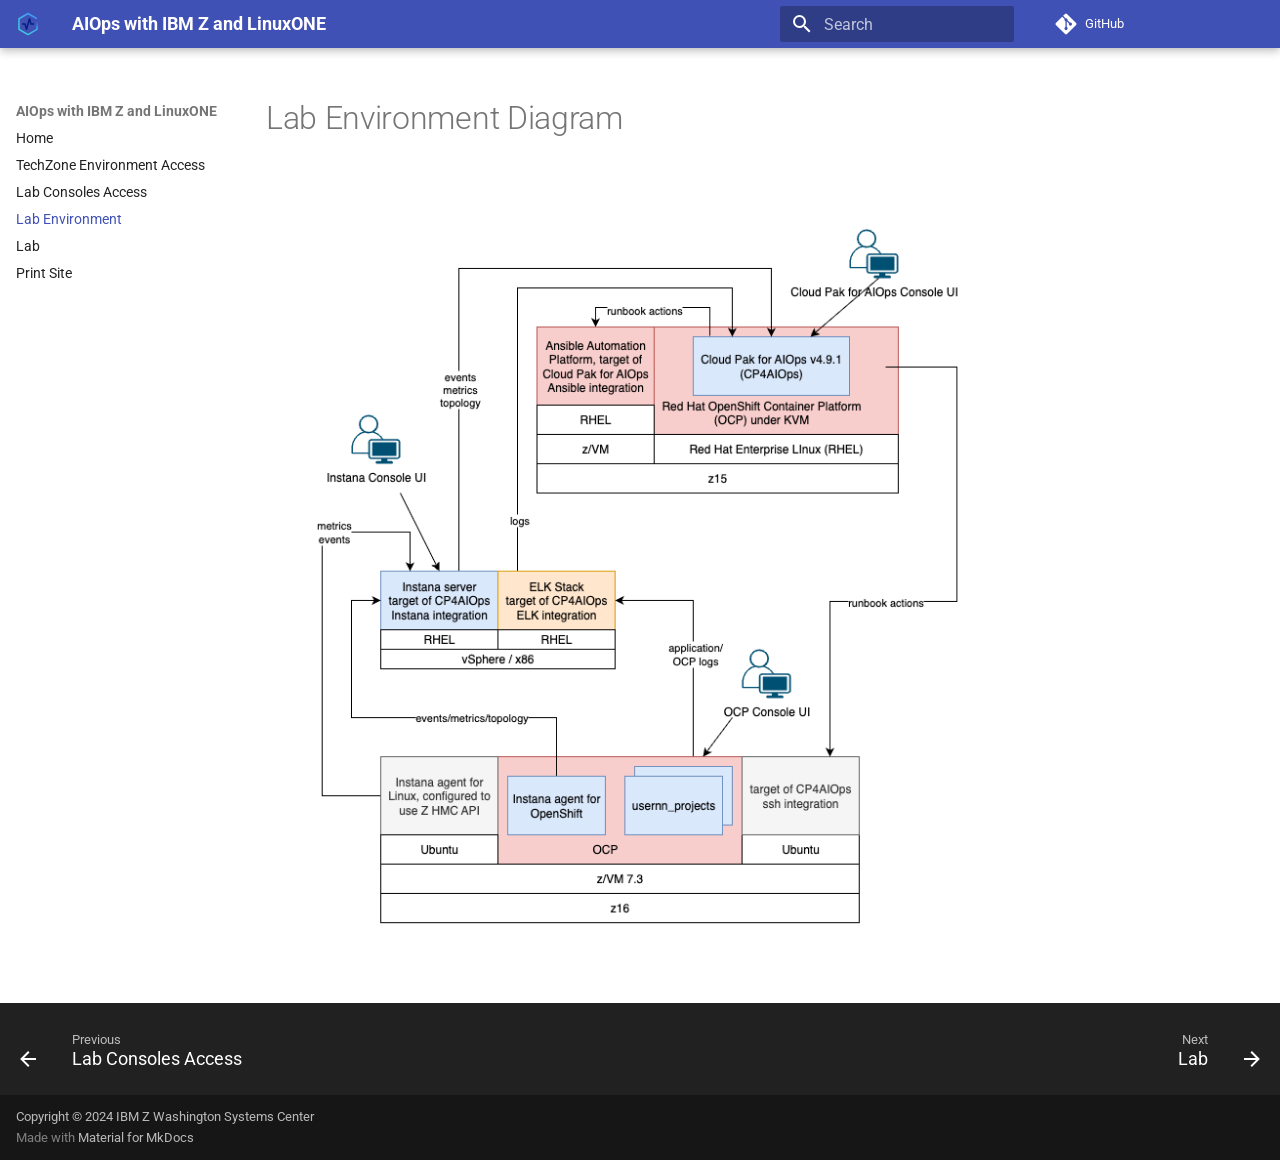
<file: workshop-architecture/index.html>
<!doctype html>
<html lang="en" class="no-js">
  <head>
    
      <meta charset="utf-8">
      <meta name="viewport" content="width=device-width,initial-scale=1">
      
      
      
        <link rel="canonical" href="https://ibm-wsc.github.io/aiops-z-SHARE/workshop-architecture/">
      
      
        <link rel="prev" href="../console-access/">
      
      
        <link rel="next" href="../labs/share-lab/">
      
      
      <link rel="icon" href="../images/CP4AIOps-logo.svg">
      <meta name="generator" content="mkdocs-1.6.1, mkdocs-material-9.6.12">
    
    
      
        <title>Lab Environment - AIOps with IBM Z and LinuxONE</title>
      
    
    
      <link rel="stylesheet" href="../assets/stylesheets/main.2afb09e1.min.css">
      
        
        <link rel="stylesheet" href="../assets/stylesheets/palette.06af60db.min.css">
      
      


    
    
      
    
    
      
        
        
        <link rel="preconnect" href="https://fonts.gstatic.com" crossorigin>
        <link rel="stylesheet" href="https://fonts.googleapis.com/css?family=Roboto:300,300i,400,400i,700,700i%7CRoboto+Mono:400,400i,700,700i&display=fallback">
        <style>:root{--md-text-font:"Roboto";--md-code-font:"Roboto Mono"}</style>
      
    
    
      <link rel="stylesheet" href="../css/print-site.css">
    
      <link rel="stylesheet" href="../css/print-site-material.css">
    
      <link rel="stylesheet" href="../stylesheets/extra.css">
    
    <script>__md_scope=new URL("..",location),__md_hash=e=>[...e].reduce(((e,_)=>(e<<5)-e+_.charCodeAt(0)),0),__md_get=(e,_=localStorage,t=__md_scope)=>JSON.parse(_.getItem(t.pathname+"."+e)),__md_set=(e,_,t=localStorage,a=__md_scope)=>{try{t.setItem(a.pathname+"."+e,JSON.stringify(_))}catch(e){}}</script>
    
      

    
    
    
  </head>
  
  
    
    
    
    
    
    <body dir="ltr" data-md-color-scheme="default" data-md-color-primary="indigo" data-md-color-accent="indigo">
  
    
    <input class="md-toggle" data-md-toggle="drawer" type="checkbox" id="__drawer" autocomplete="off">
    <input class="md-toggle" data-md-toggle="search" type="checkbox" id="__search" autocomplete="off">
    <label class="md-overlay" for="__drawer"></label>
    <div data-md-component="skip">
      
        
        <a href="#lab-environment-diagram" class="md-skip">
          Skip to content
        </a>
      
    </div>
    <div data-md-component="announce">
      
    </div>
    
    
      

  

<header class="md-header md-header--shadow" data-md-component="header">
  <nav class="md-header__inner md-grid" aria-label="Header">
    <a href=".." title="AIOps with IBM Z and LinuxONE" class="md-header__button md-logo" aria-label="AIOps with IBM Z and LinuxONE" data-md-component="logo">
      
  <img src="../images/CP4AIOps-logo.svg" alt="logo">

    </a>
    <label class="md-header__button md-icon" for="__drawer">
      
      <svg xmlns="http://www.w3.org/2000/svg" viewBox="0 0 24 24"><path d="M3 6h18v2H3zm0 5h18v2H3zm0 5h18v2H3z"/></svg>
    </label>
    <div class="md-header__title" data-md-component="header-title">
      <div class="md-header__ellipsis">
        <div class="md-header__topic">
          <span class="md-ellipsis">
            AIOps with IBM Z and LinuxONE
          </span>
        </div>
        <div class="md-header__topic" data-md-component="header-topic">
          <span class="md-ellipsis">
            
              Lab Environment
            
          </span>
        </div>
      </div>
    </div>
    
      
    
    
    
    
      
      
        <label class="md-header__button md-icon" for="__search">
          
          <svg xmlns="http://www.w3.org/2000/svg" viewBox="0 0 24 24"><path d="M9.5 3A6.5 6.5 0 0 1 16 9.5c0 1.61-.59 3.09-1.56 4.23l.27.27h.79l5 5-1.5 1.5-5-5v-.79l-.27-.27A6.52 6.52 0 0 1 9.5 16 6.5 6.5 0 0 1 3 9.5 6.5 6.5 0 0 1 9.5 3m0 2C7 5 5 7 5 9.5S7 14 9.5 14 14 12 14 9.5 12 5 9.5 5"/></svg>
        </label>
        <div class="md-search" data-md-component="search" role="dialog">
  <label class="md-search__overlay" for="__search"></label>
  <div class="md-search__inner" role="search">
    <form class="md-search__form" name="search">
      <input type="text" class="md-search__input" name="query" aria-label="Search" placeholder="Search" autocapitalize="off" autocorrect="off" autocomplete="off" spellcheck="false" data-md-component="search-query" required>
      <label class="md-search__icon md-icon" for="__search">
        
        <svg xmlns="http://www.w3.org/2000/svg" viewBox="0 0 24 24"><path d="M9.5 3A6.5 6.5 0 0 1 16 9.5c0 1.61-.59 3.09-1.56 4.23l.27.27h.79l5 5-1.5 1.5-5-5v-.79l-.27-.27A6.52 6.52 0 0 1 9.5 16 6.5 6.5 0 0 1 3 9.5 6.5 6.5 0 0 1 9.5 3m0 2C7 5 5 7 5 9.5S7 14 9.5 14 14 12 14 9.5 12 5 9.5 5"/></svg>
        
        <svg xmlns="http://www.w3.org/2000/svg" viewBox="0 0 24 24"><path d="M20 11v2H8l5.5 5.5-1.42 1.42L4.16 12l7.92-7.92L13.5 5.5 8 11z"/></svg>
      </label>
      <nav class="md-search__options" aria-label="Search">
        
        <button type="reset" class="md-search__icon md-icon" title="Clear" aria-label="Clear" tabindex="-1">
          
          <svg xmlns="http://www.w3.org/2000/svg" viewBox="0 0 24 24"><path d="M19 6.41 17.59 5 12 10.59 6.41 5 5 6.41 10.59 12 5 17.59 6.41 19 12 13.41 17.59 19 19 17.59 13.41 12z"/></svg>
        </button>
      </nav>
      
        <div class="md-search__suggest" data-md-component="search-suggest"></div>
      
    </form>
    <div class="md-search__output">
      <div class="md-search__scrollwrap" tabindex="0" data-md-scrollfix>
        <div class="md-search-result" data-md-component="search-result">
          <div class="md-search-result__meta">
            Initializing search
          </div>
          <ol class="md-search-result__list" role="presentation"></ol>
        </div>
      </div>
    </div>
  </div>
</div>
      
    
    
      <div class="md-header__source">
        <a href="https://github.com/ibm-wsc/aiops-z-SHARE/" title="Go to repository" class="md-source" data-md-component="source">
  <div class="md-source__icon md-icon">
    
    <svg xmlns="http://www.w3.org/2000/svg" viewBox="0 0 448 512"><!--! Font Awesome Free 6.7.2 by @fontawesome - https://fontawesome.com License - https://fontawesome.com/license/free (Icons: CC BY 4.0, Fonts: SIL OFL 1.1, Code: MIT License) Copyright 2024 Fonticons, Inc.--><path d="M439.55 236.05 244 40.45a28.87 28.87 0 0 0-40.81 0l-40.66 40.63 51.52 51.52c27.06-9.14 52.68 16.77 43.39 43.68l49.66 49.66c34.23-11.8 61.18 31 35.47 56.69-26.49 26.49-70.21-2.87-56-37.34L240.22 199v121.85c25.3 12.54 22.26 41.85 9.08 55a34.34 34.34 0 0 1-48.55 0c-17.57-17.6-11.07-46.91 11.25-56v-123c-20.8-8.51-24.6-30.74-18.64-45L142.57 101 8.45 235.14a28.86 28.86 0 0 0 0 40.81l195.61 195.6a28.86 28.86 0 0 0 40.8 0l194.69-194.69a28.86 28.86 0 0 0 0-40.81"/></svg>
  </div>
  <div class="md-source__repository">
    GitHub
  </div>
</a>
      </div>
    
  </nav>
  
</header>
    
    <div class="md-container" data-md-component="container">
      
      
        
          
        
      
      <main class="md-main" data-md-component="main">
        <div class="md-main__inner md-grid">
          
            
              
              <div class="md-sidebar md-sidebar--primary" data-md-component="sidebar" data-md-type="navigation" >
                <div class="md-sidebar__scrollwrap">
                  <div class="md-sidebar__inner">
                    



<nav class="md-nav md-nav--primary" aria-label="Navigation" data-md-level="0">
  <label class="md-nav__title" for="__drawer">
    <a href=".." title="AIOps with IBM Z and LinuxONE" class="md-nav__button md-logo" aria-label="AIOps with IBM Z and LinuxONE" data-md-component="logo">
      
  <img src="../images/CP4AIOps-logo.svg" alt="logo">

    </a>
    AIOps with IBM Z and LinuxONE
  </label>
  
    <div class="md-nav__source">
      <a href="https://github.com/ibm-wsc/aiops-z-SHARE/" title="Go to repository" class="md-source" data-md-component="source">
  <div class="md-source__icon md-icon">
    
    <svg xmlns="http://www.w3.org/2000/svg" viewBox="0 0 448 512"><!--! Font Awesome Free 6.7.2 by @fontawesome - https://fontawesome.com License - https://fontawesome.com/license/free (Icons: CC BY 4.0, Fonts: SIL OFL 1.1, Code: MIT License) Copyright 2024 Fonticons, Inc.--><path d="M439.55 236.05 244 40.45a28.87 28.87 0 0 0-40.81 0l-40.66 40.63 51.52 51.52c27.06-9.14 52.68 16.77 43.39 43.68l49.66 49.66c34.23-11.8 61.18 31 35.47 56.69-26.49 26.49-70.21-2.87-56-37.34L240.22 199v121.85c25.3 12.54 22.26 41.85 9.08 55a34.34 34.34 0 0 1-48.55 0c-17.57-17.6-11.07-46.91 11.25-56v-123c-20.8-8.51-24.6-30.74-18.64-45L142.57 101 8.45 235.14a28.86 28.86 0 0 0 0 40.81l195.61 195.6a28.86 28.86 0 0 0 40.8 0l194.69-194.69a28.86 28.86 0 0 0 0-40.81"/></svg>
  </div>
  <div class="md-source__repository">
    GitHub
  </div>
</a>
    </div>
  
  <ul class="md-nav__list" data-md-scrollfix>
    
      
      
  
  
  
  
    <li class="md-nav__item">
      <a href=".." class="md-nav__link">
        
  
  
  <span class="md-ellipsis">
    Home
    
  </span>
  

      </a>
    </li>
  

    
      
      
  
  
  
  
    <li class="md-nav__item">
      <a href="../techzone-access/" class="md-nav__link">
        
  
  
  <span class="md-ellipsis">
    TechZone Environment Access
    
  </span>
  

      </a>
    </li>
  

    
      
      
  
  
  
  
    <li class="md-nav__item">
      <a href="../console-access/" class="md-nav__link">
        
  
  
  <span class="md-ellipsis">
    Lab Consoles Access
    
  </span>
  

      </a>
    </li>
  

    
      
      
  
  
    
  
  
  
    <li class="md-nav__item md-nav__item--active">
      
      <input class="md-nav__toggle md-toggle" type="checkbox" id="__toc">
      
      
        
      
      
      <a href="./" class="md-nav__link md-nav__link--active">
        
  
  
  <span class="md-ellipsis">
    Lab Environment
    
  </span>
  

      </a>
      
    </li>
  

    
      
      
  
  
  
  
    <li class="md-nav__item">
      <a href="../labs/share-lab/" class="md-nav__link">
        
  
  
  <span class="md-ellipsis">
    Lab
    
  </span>
  

      </a>
    </li>
  

    
      
      
  
  
  
  
    <li class="md-nav__item">
      <a href="../print_page/" class="md-nav__link">
        
  
  
  <span class="md-ellipsis">
    Print Site
    
  </span>
  

      </a>
    </li>
  

    
  </ul>
</nav>
                  </div>
                </div>
              </div>
            
            
              
              <div class="md-sidebar md-sidebar--secondary" data-md-component="sidebar" data-md-type="toc" >
                <div class="md-sidebar__scrollwrap">
                  <div class="md-sidebar__inner">
                    

<nav class="md-nav md-nav--secondary" aria-label="Table of contents">
  
  
  
    
  
  
</nav>
                  </div>
                </div>
              </div>
            
          
          
            <div class="md-content" data-md-component="content">
              <article class="md-content__inner md-typeset">
                
                  


  
  


<h1 id="lab-environment-diagram">Lab Environment Diagram<a class="headerlink" href="#lab-environment-diagram" title="Permanent link">&para;</a></h1>
<p><img alt="workshop-arch" src="../images/Cleveland3.drawio.png" /></p>












                
              </article>
            </div>
          
          
<script>var target=document.getElementById(location.hash.slice(1));target&&target.name&&(target.checked=target.name.startsWith("__tabbed_"))</script>
        </div>
        
      </main>
      
        <footer class="md-footer">
  
    
      
      <nav class="md-footer__inner md-grid" aria-label="Footer" >
        
          
          <a href="../console-access/" class="md-footer__link md-footer__link--prev" aria-label="Previous: Lab Consoles Access">
            <div class="md-footer__button md-icon">
              
              <svg xmlns="http://www.w3.org/2000/svg" viewBox="0 0 24 24"><path d="M20 11v2H8l5.5 5.5-1.42 1.42L4.16 12l7.92-7.92L13.5 5.5 8 11z"/></svg>
            </div>
            <div class="md-footer__title">
              <span class="md-footer__direction">
                Previous
              </span>
              <div class="md-ellipsis">
                Lab Consoles Access
              </div>
            </div>
          </a>
        
        
          
          <a href="../labs/share-lab/" class="md-footer__link md-footer__link--next" aria-label="Next: Lab">
            <div class="md-footer__title">
              <span class="md-footer__direction">
                Next
              </span>
              <div class="md-ellipsis">
                Lab
              </div>
            </div>
            <div class="md-footer__button md-icon">
              
              <svg xmlns="http://www.w3.org/2000/svg" viewBox="0 0 24 24"><path d="M4 11v2h12l-5.5 5.5 1.42 1.42L19.84 12l-7.92-7.92L10.5 5.5 16 11z"/></svg>
            </div>
          </a>
        
      </nav>
    
  
  <div class="md-footer-meta md-typeset">
    <div class="md-footer-meta__inner md-grid">
      <div class="md-copyright">
  
    <div class="md-copyright__highlight">
      Copyright © 2024 IBM Z Washington Systems Center
    </div>
  
  
    Made with
    <a href="https://squidfunk.github.io/mkdocs-material/" target="_blank" rel="noopener">
      Material for MkDocs
    </a>
  
</div>
      
    </div>
  </div>
</footer>
      
    </div>
    <div class="md-dialog" data-md-component="dialog">
      <div class="md-dialog__inner md-typeset"></div>
    </div>
    
      <div class="md-progress" data-md-component="progress" role="progressbar"></div>
    
    
    
      
      <script id="__config" type="application/json">{"base": "..", "features": ["search.suggest", "search.highlight", "navigation.instant", "navigation.instant.progress", "navigation.footer"], "search": "../assets/javascripts/workers/search.f8cc74c7.min.js", "tags": null, "translations": {"clipboard.copied": "Copied to clipboard", "clipboard.copy": "Copy to clipboard", "search.result.more.one": "1 more on this page", "search.result.more.other": "# more on this page", "search.result.none": "No matching documents", "search.result.one": "1 matching document", "search.result.other": "# matching documents", "search.result.placeholder": "Type to start searching", "search.result.term.missing": "Missing", "select.version": "Select version"}, "version": null}</script>
    
    
      <script src="../assets/javascripts/bundle.c8b220af.min.js"></script>
      
        <script src="../js/print-site.js"></script>
      
    
  </body>
</html>
</file>
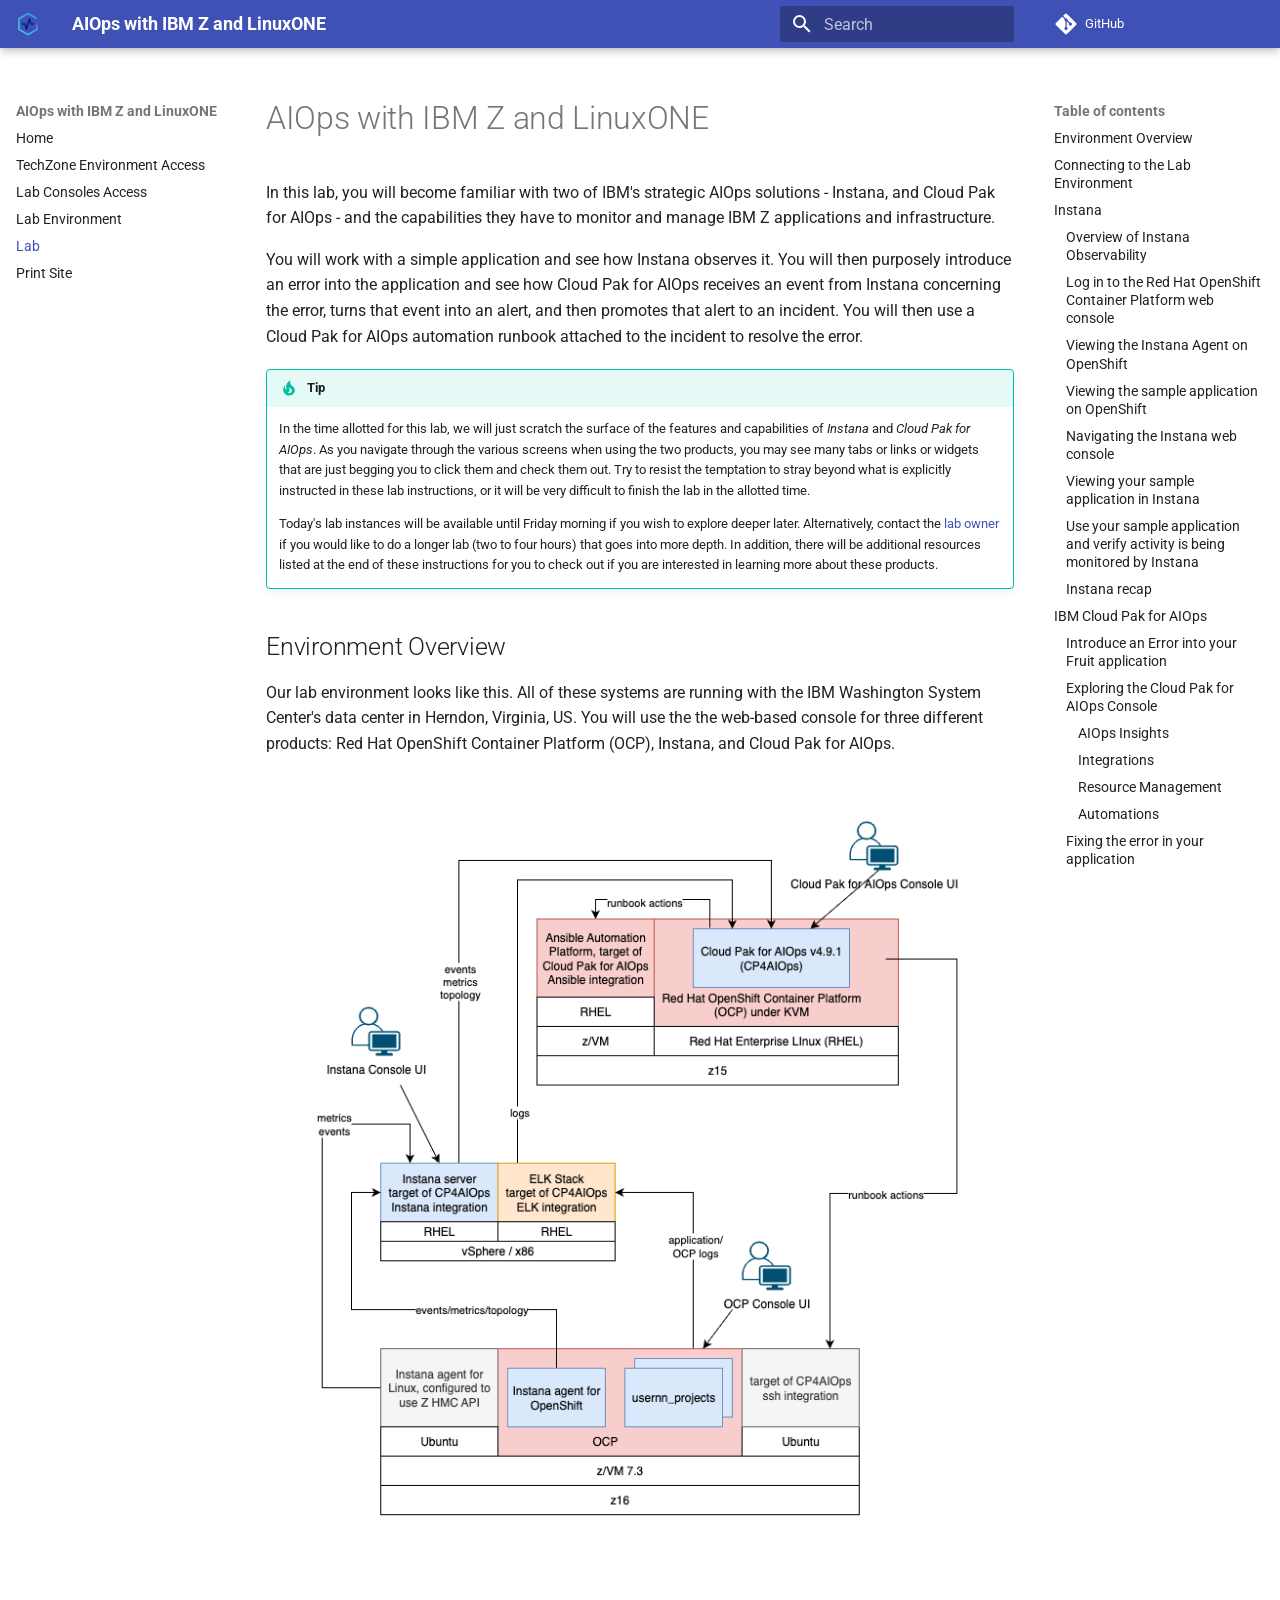
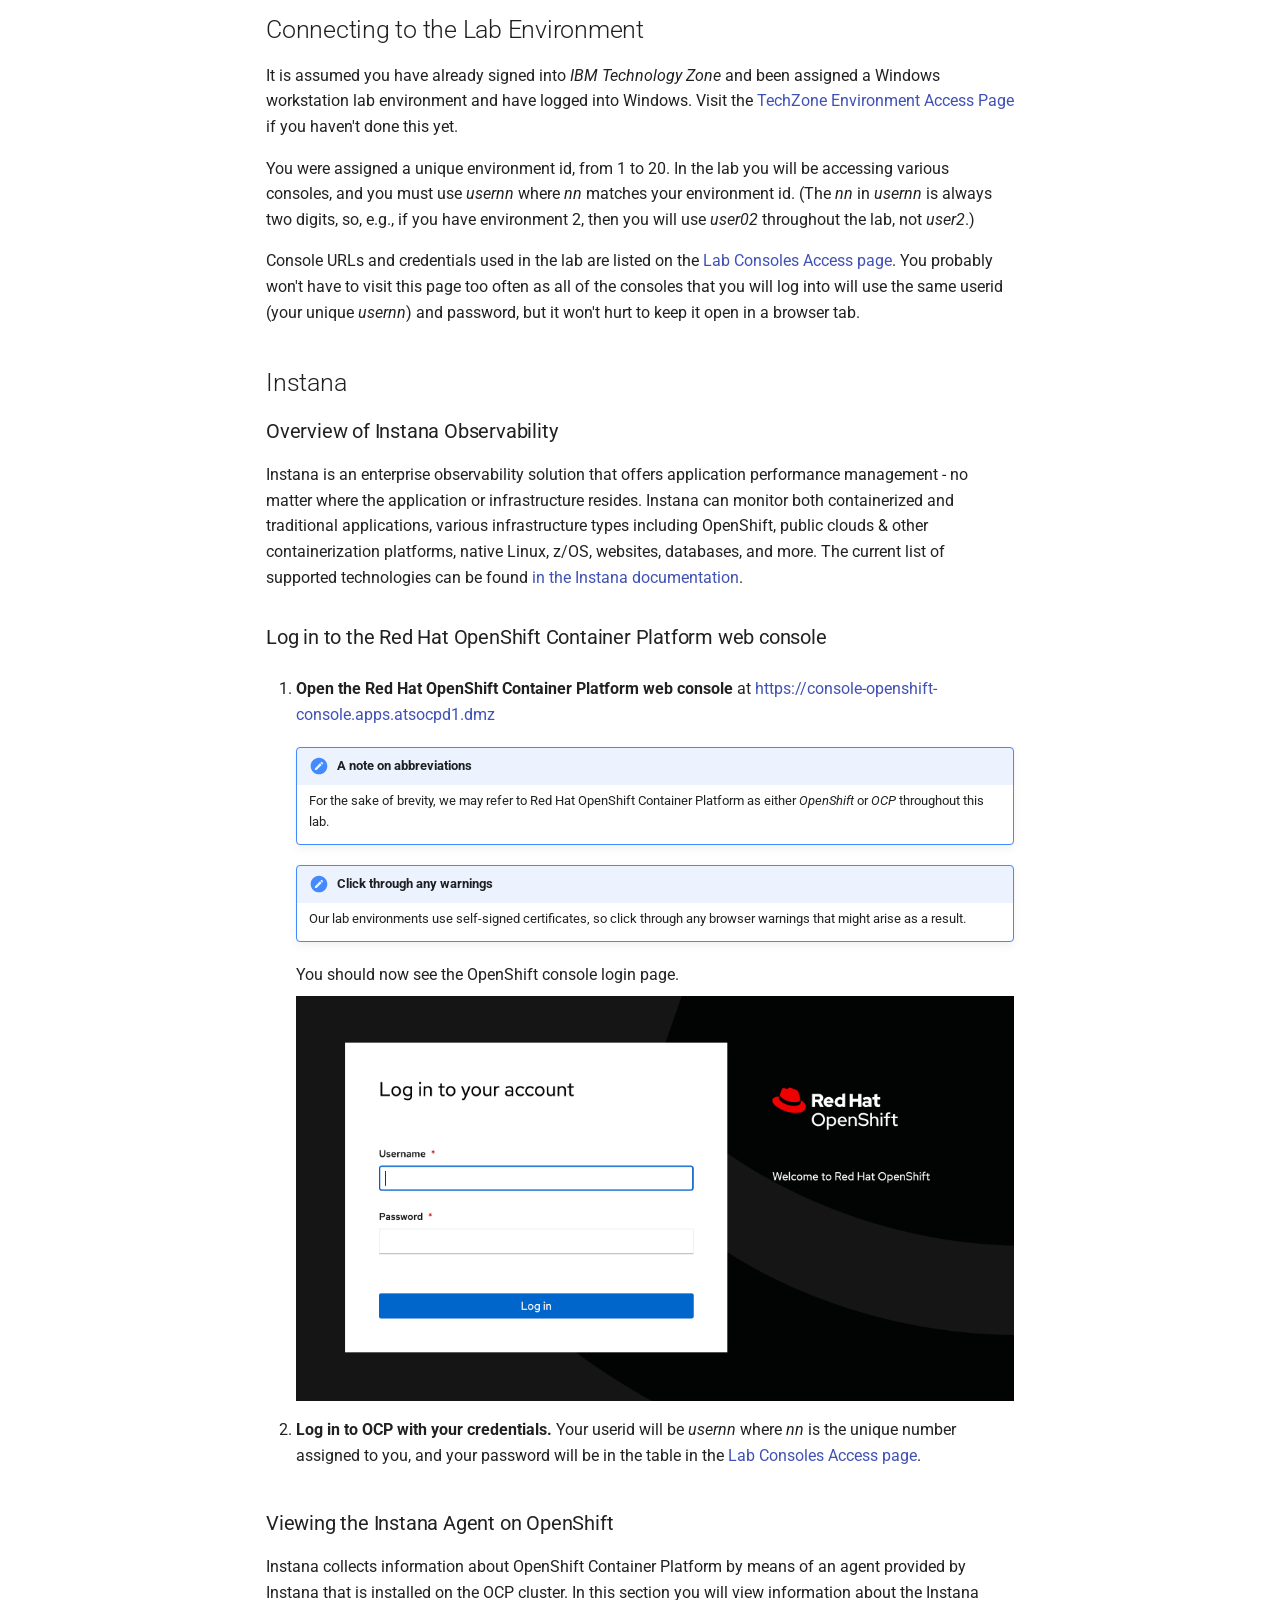
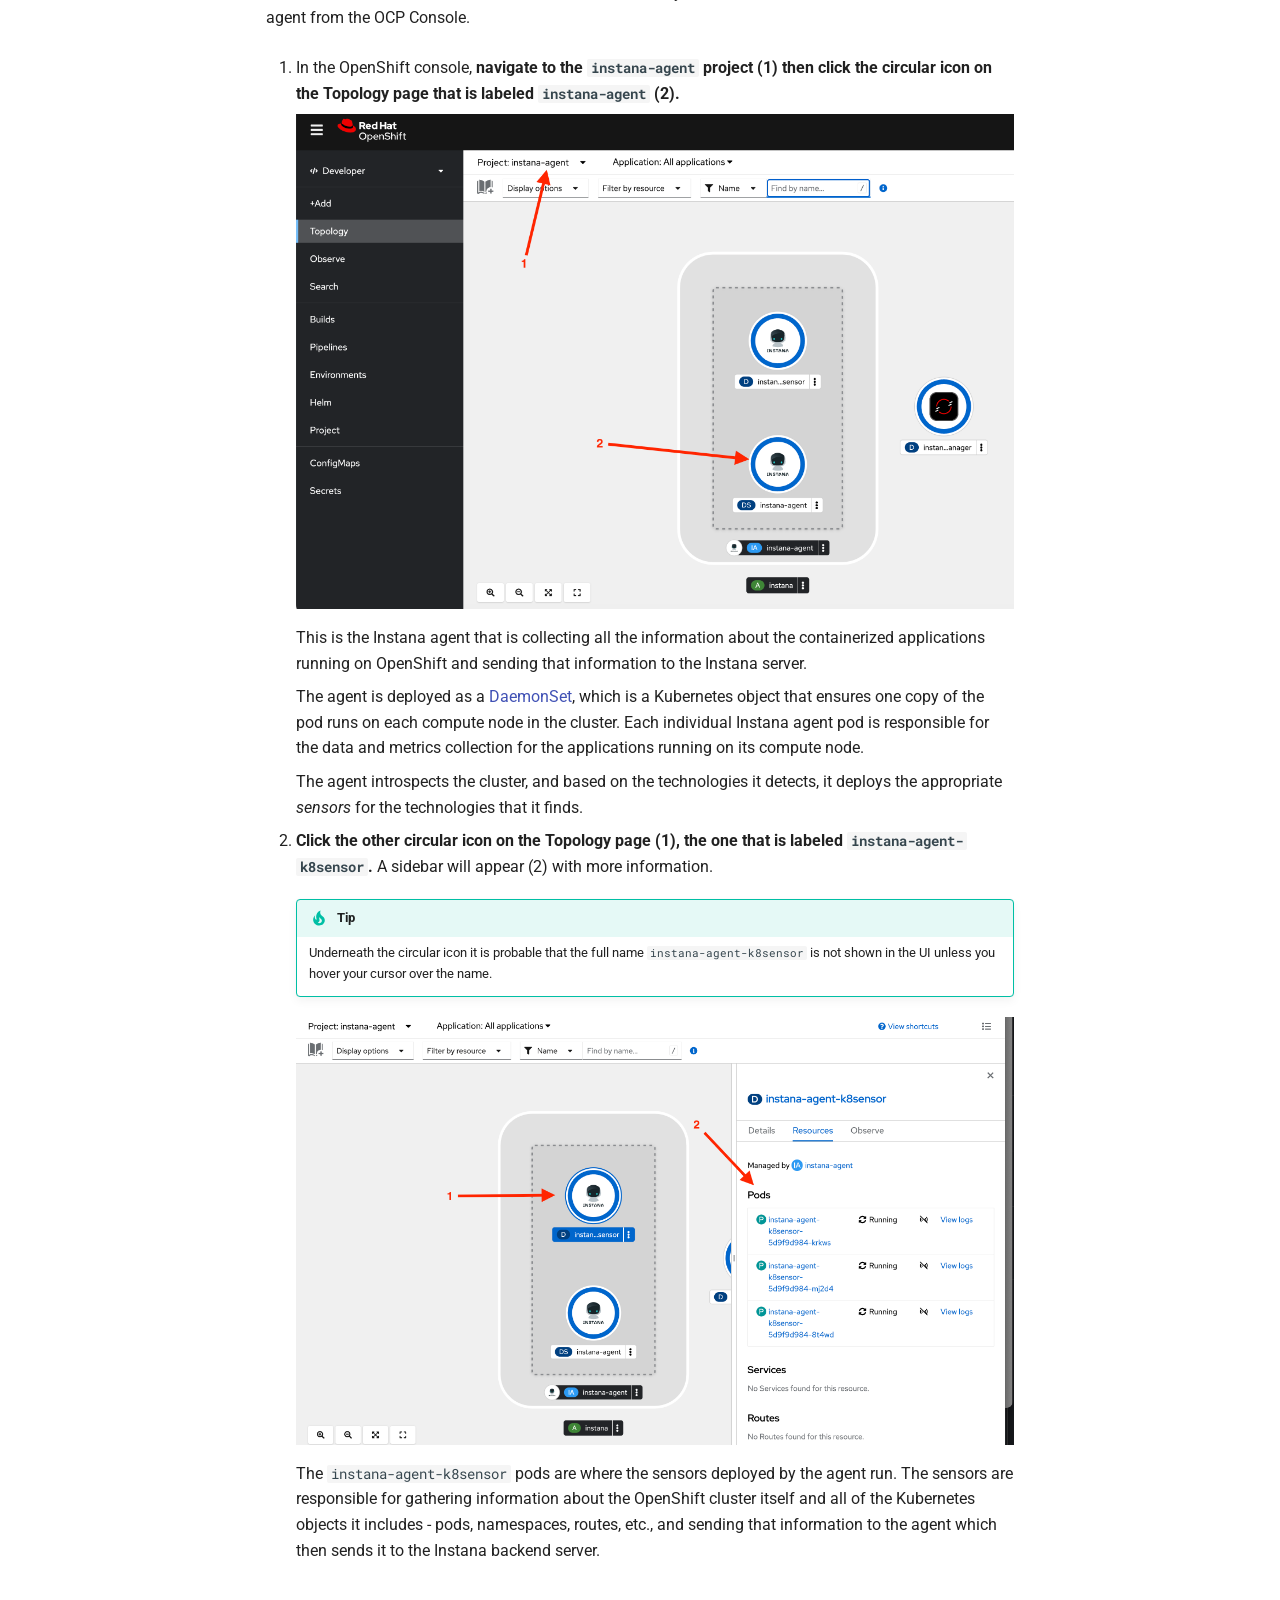
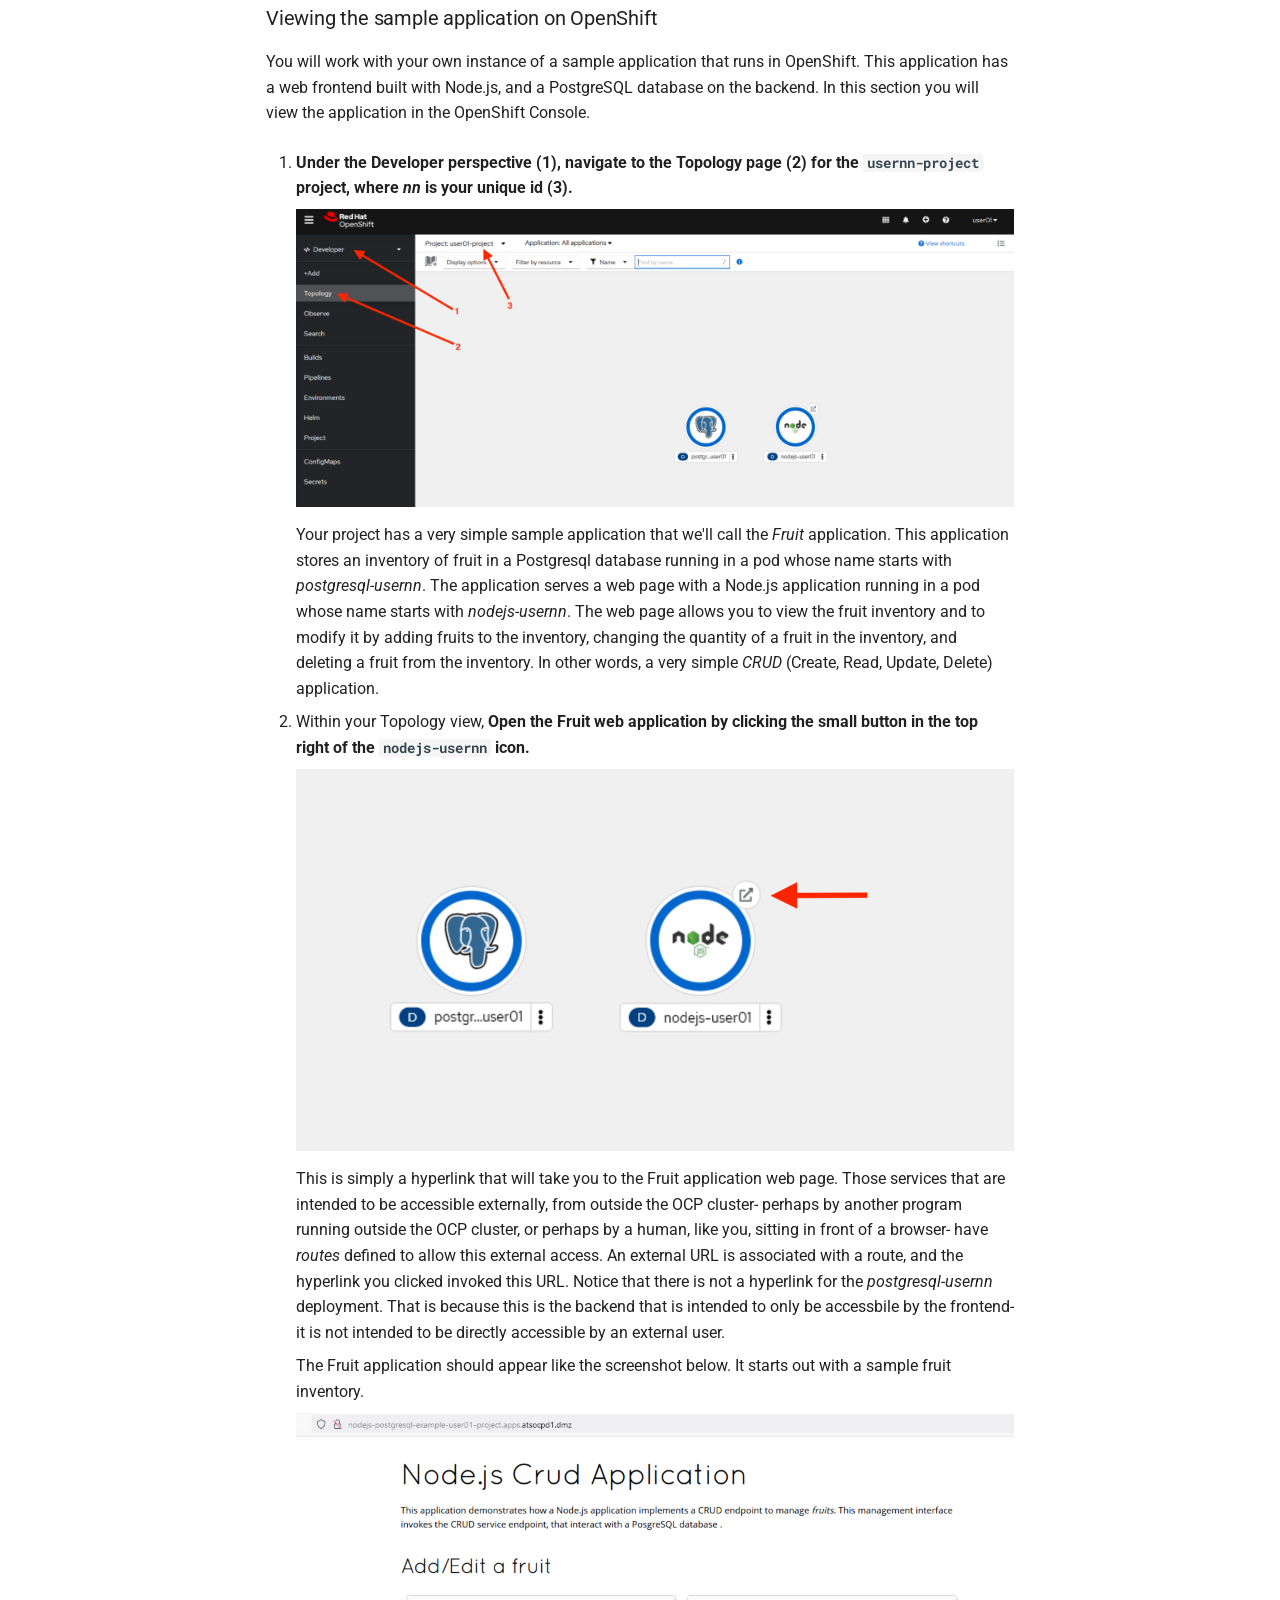
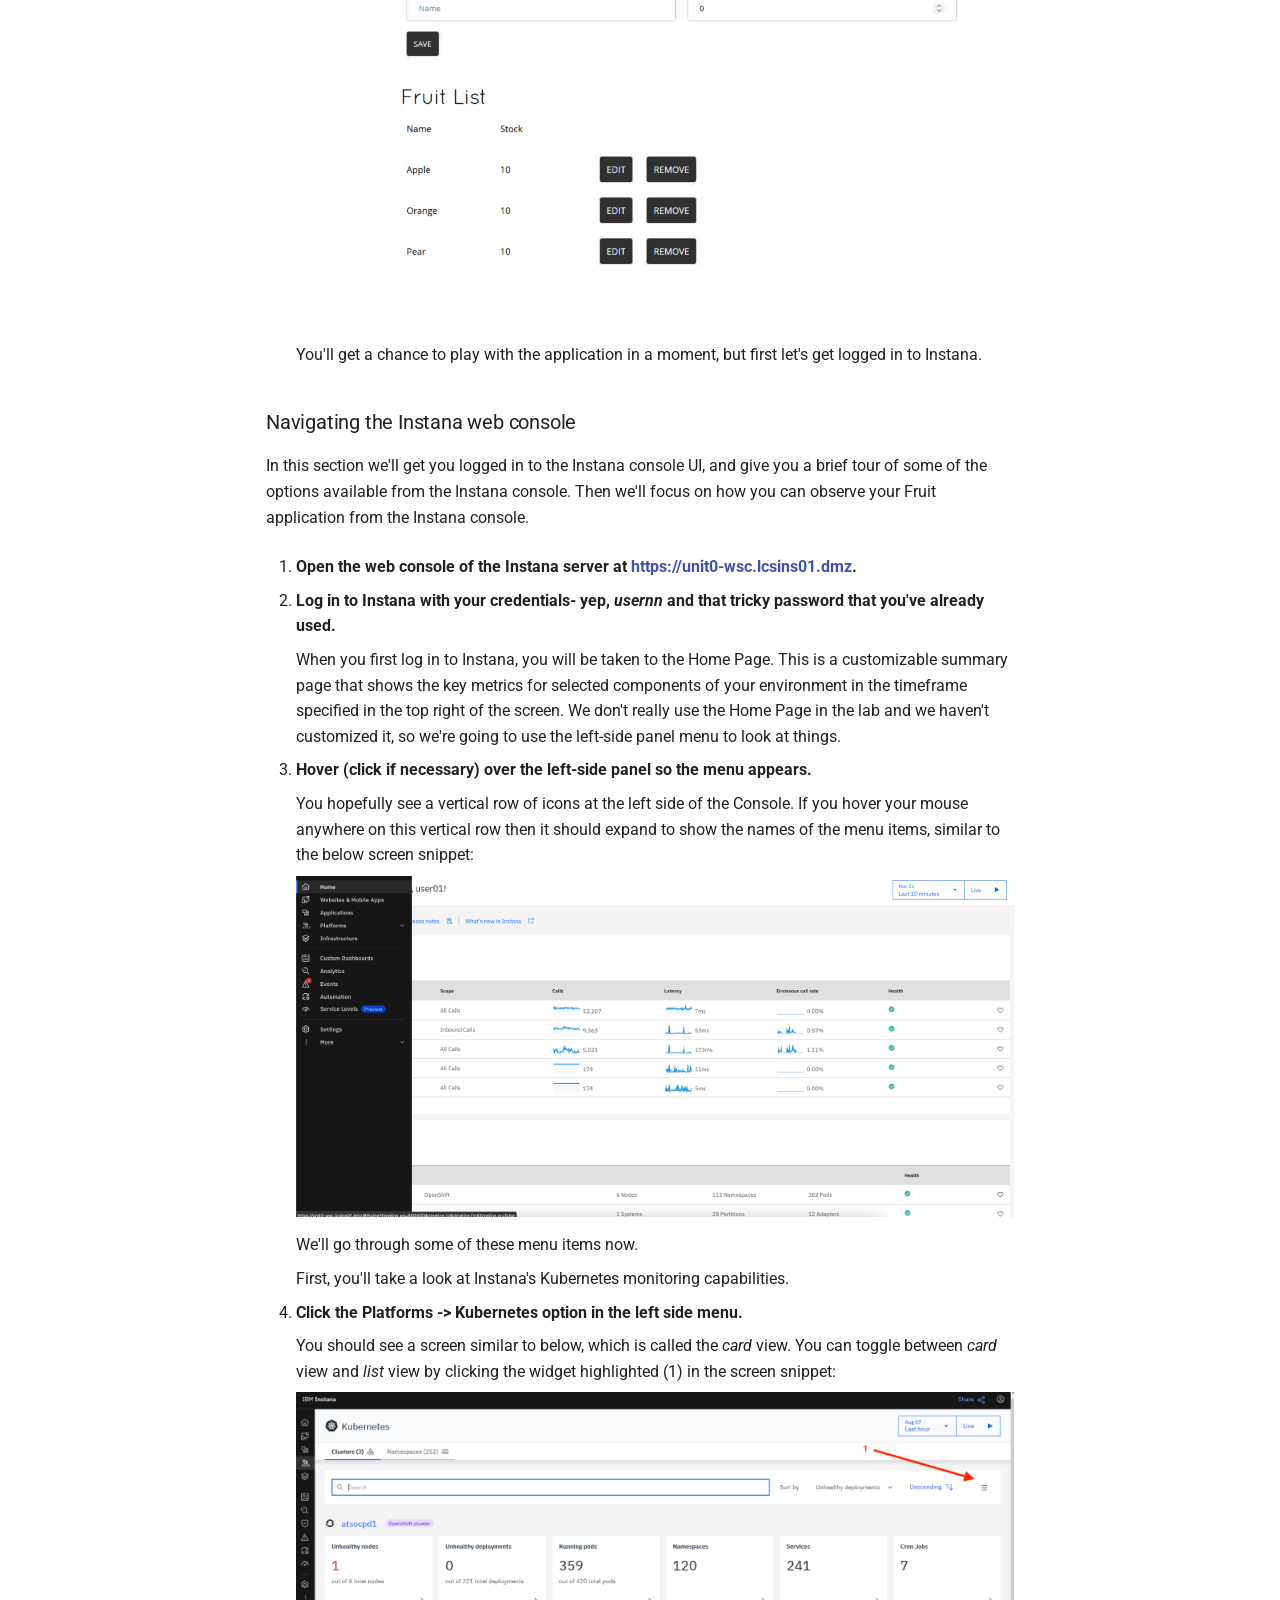
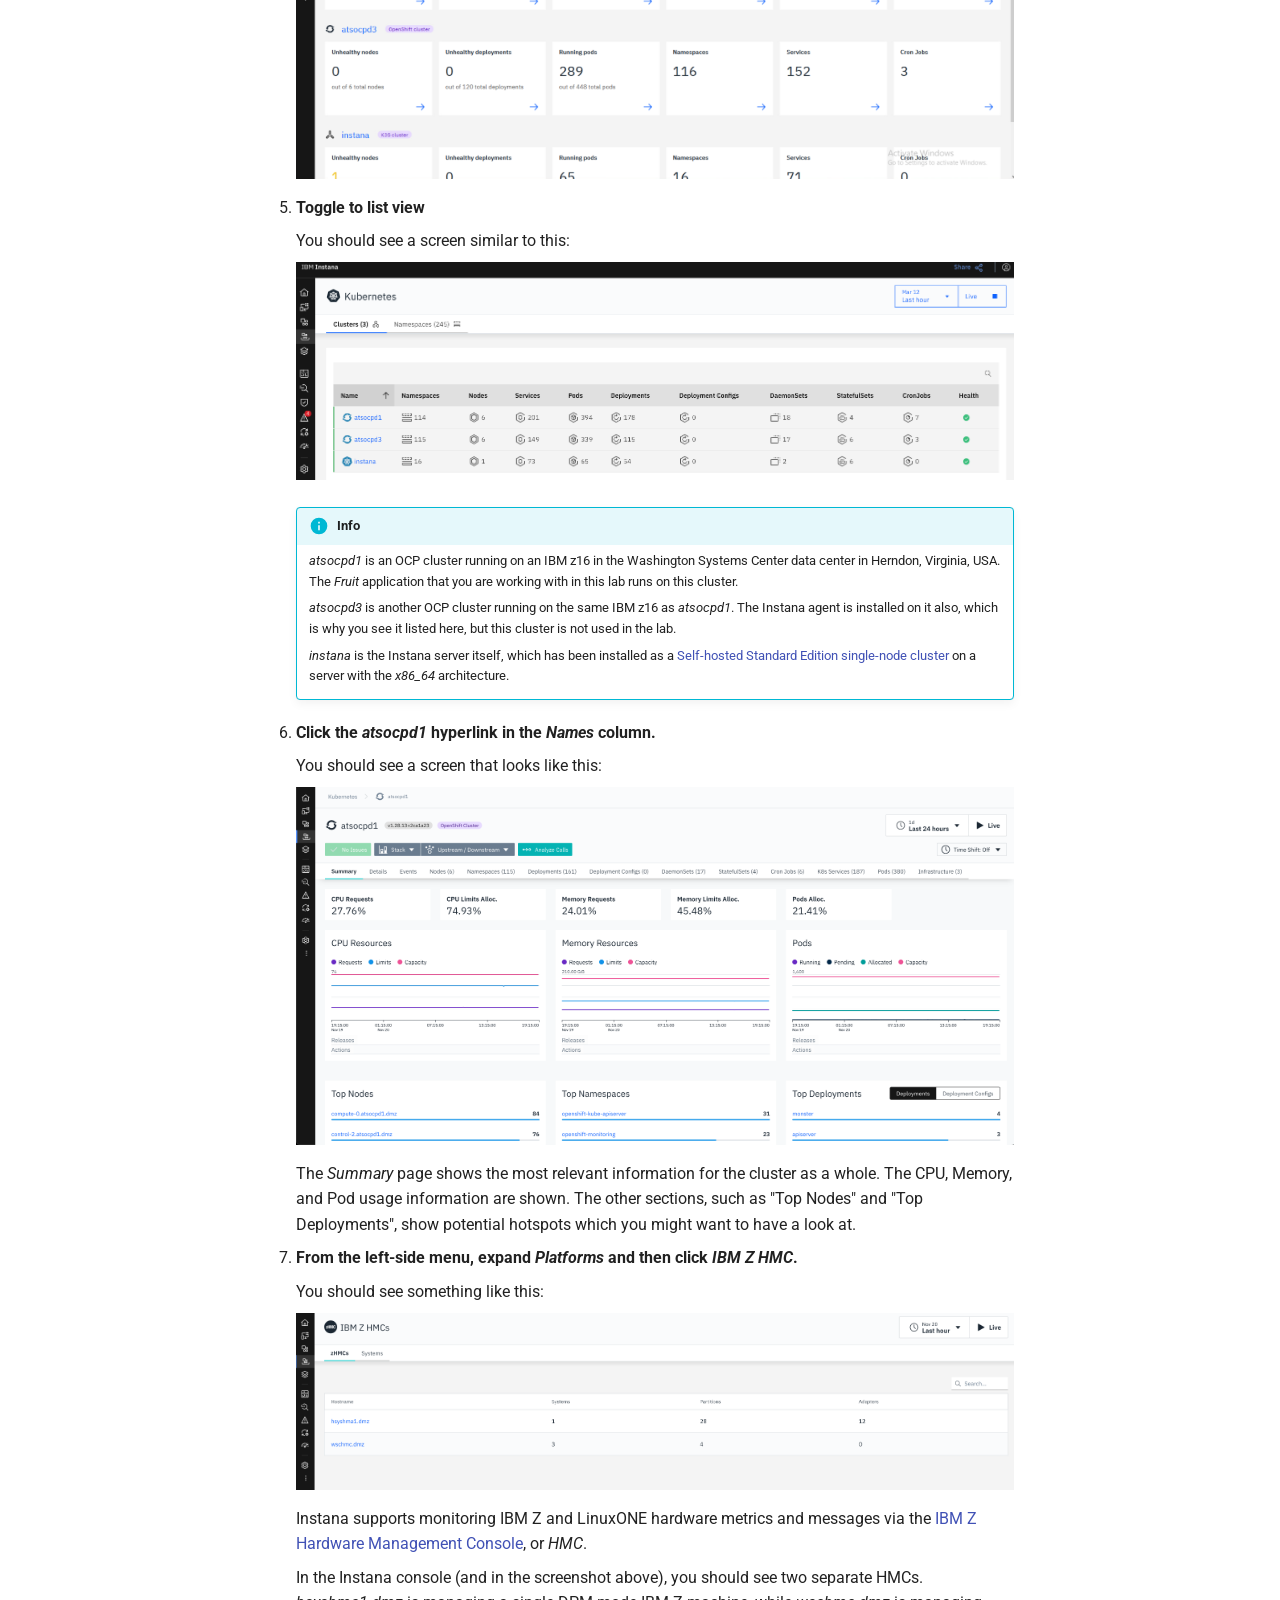
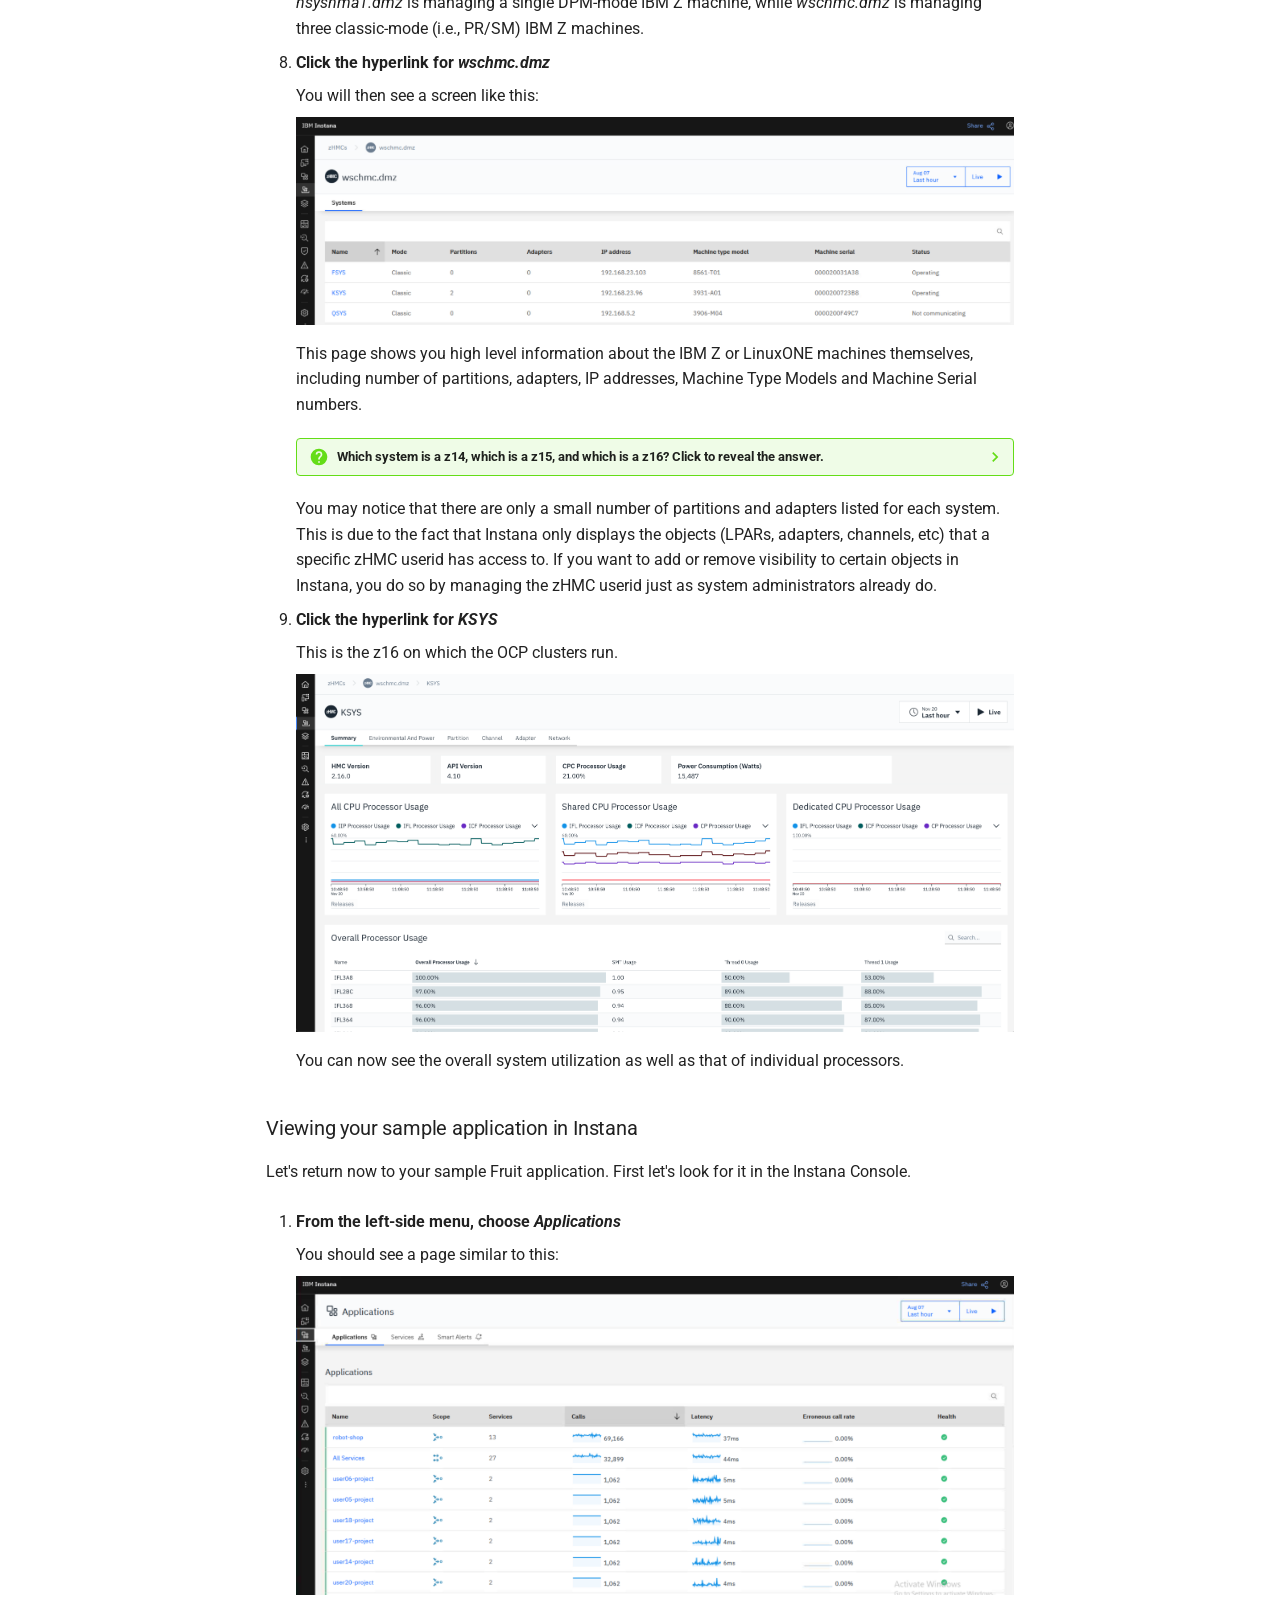
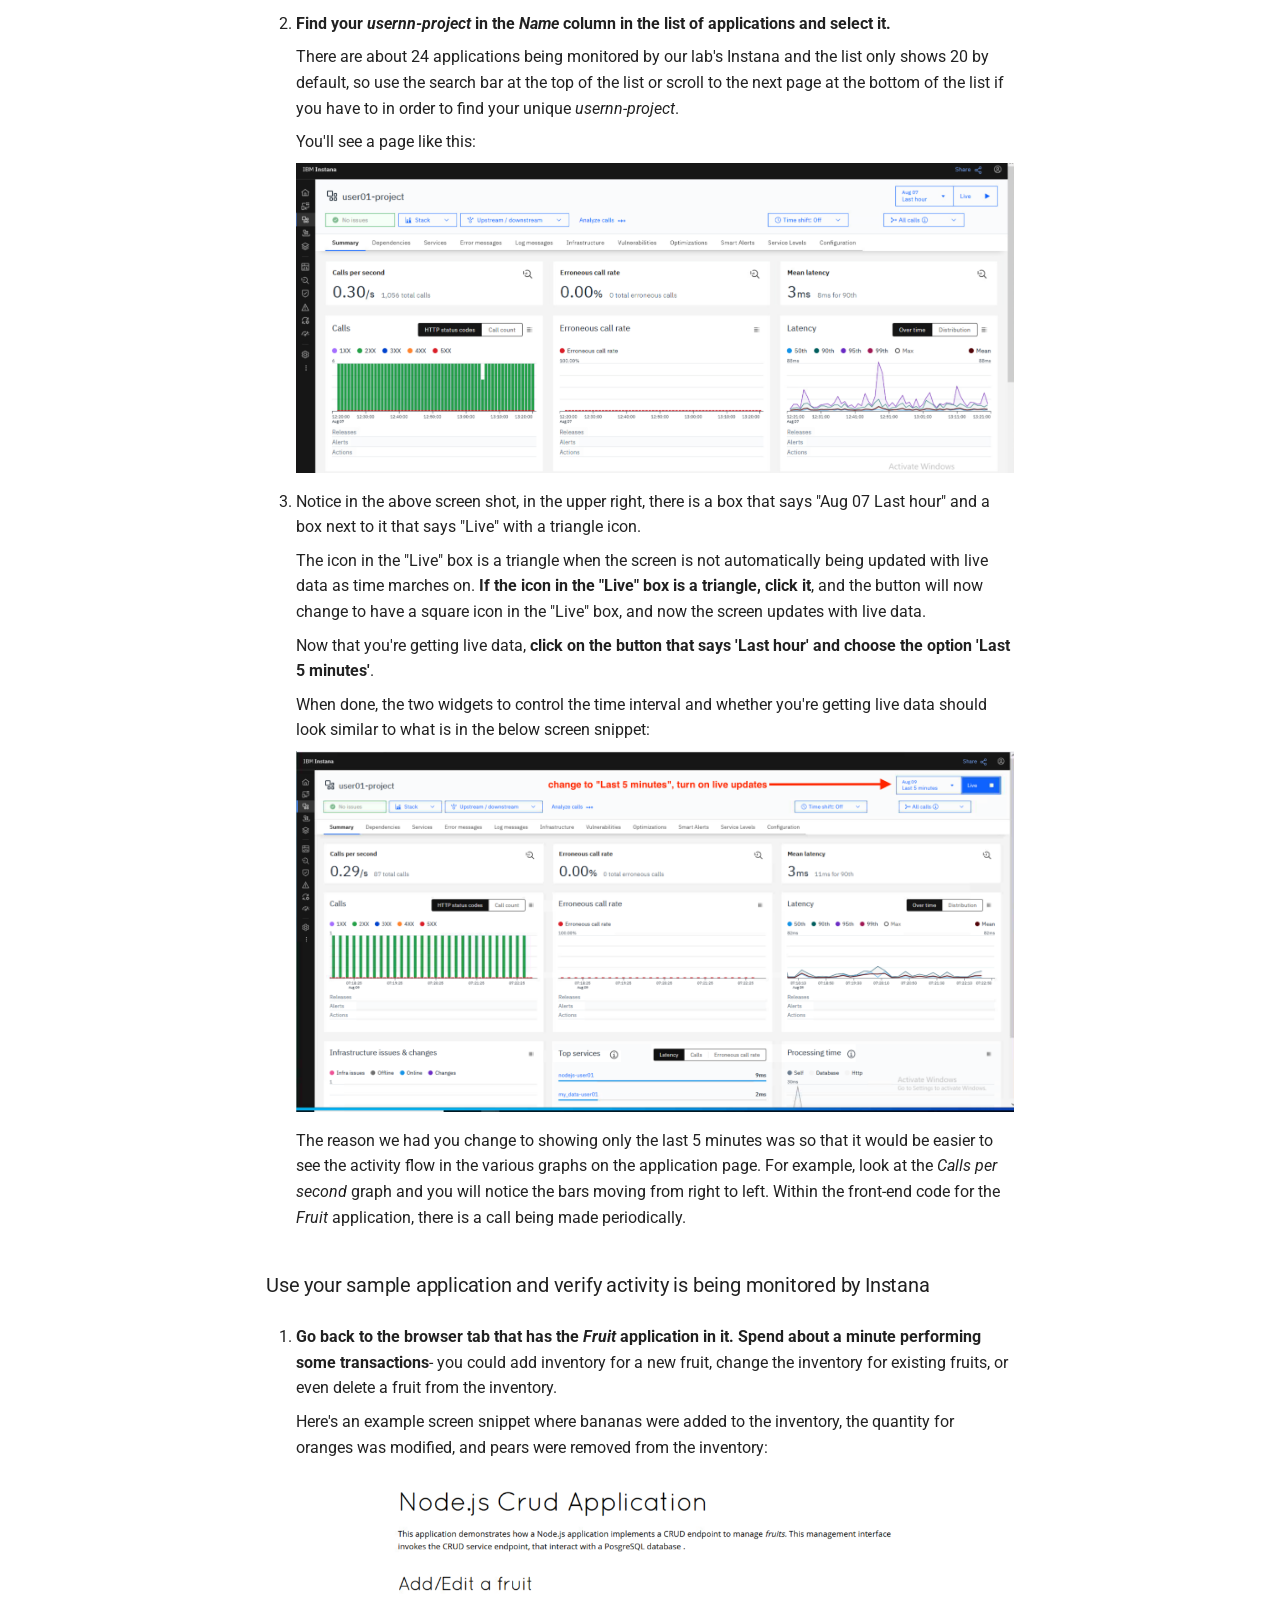
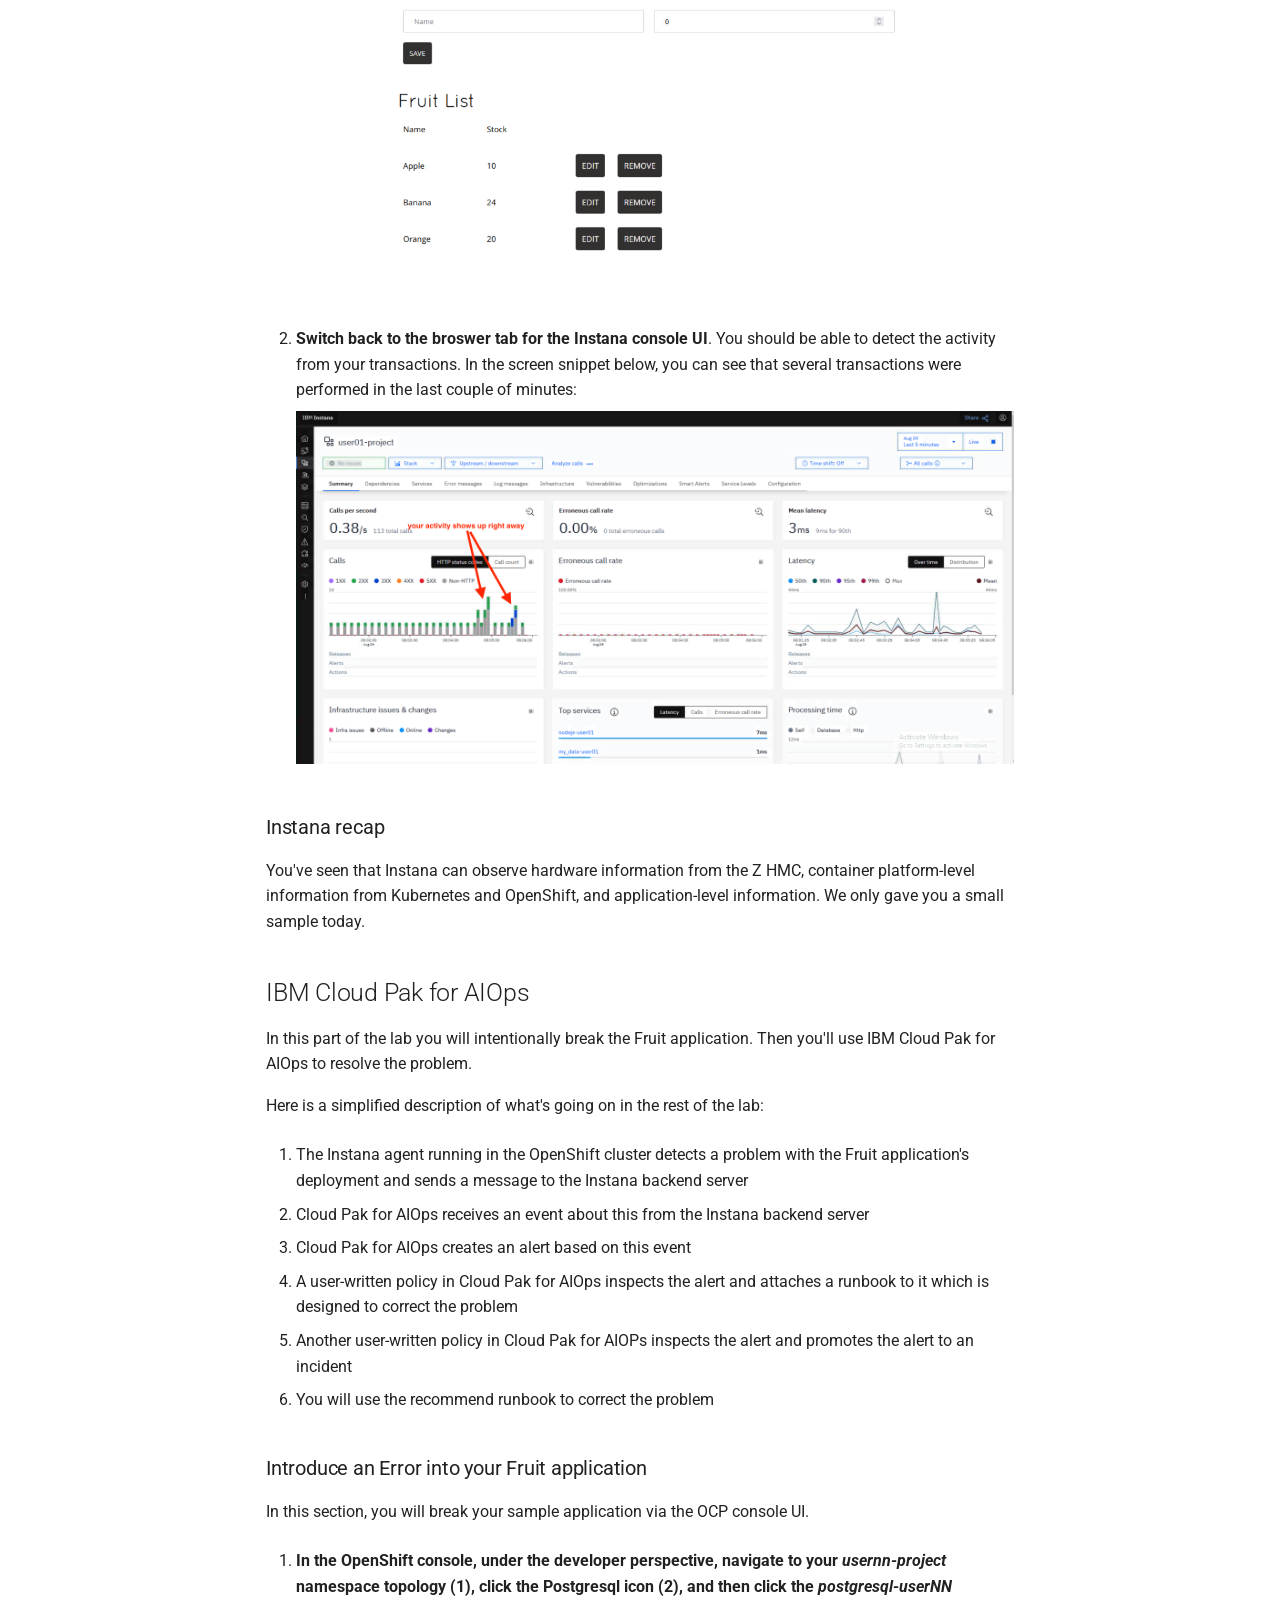
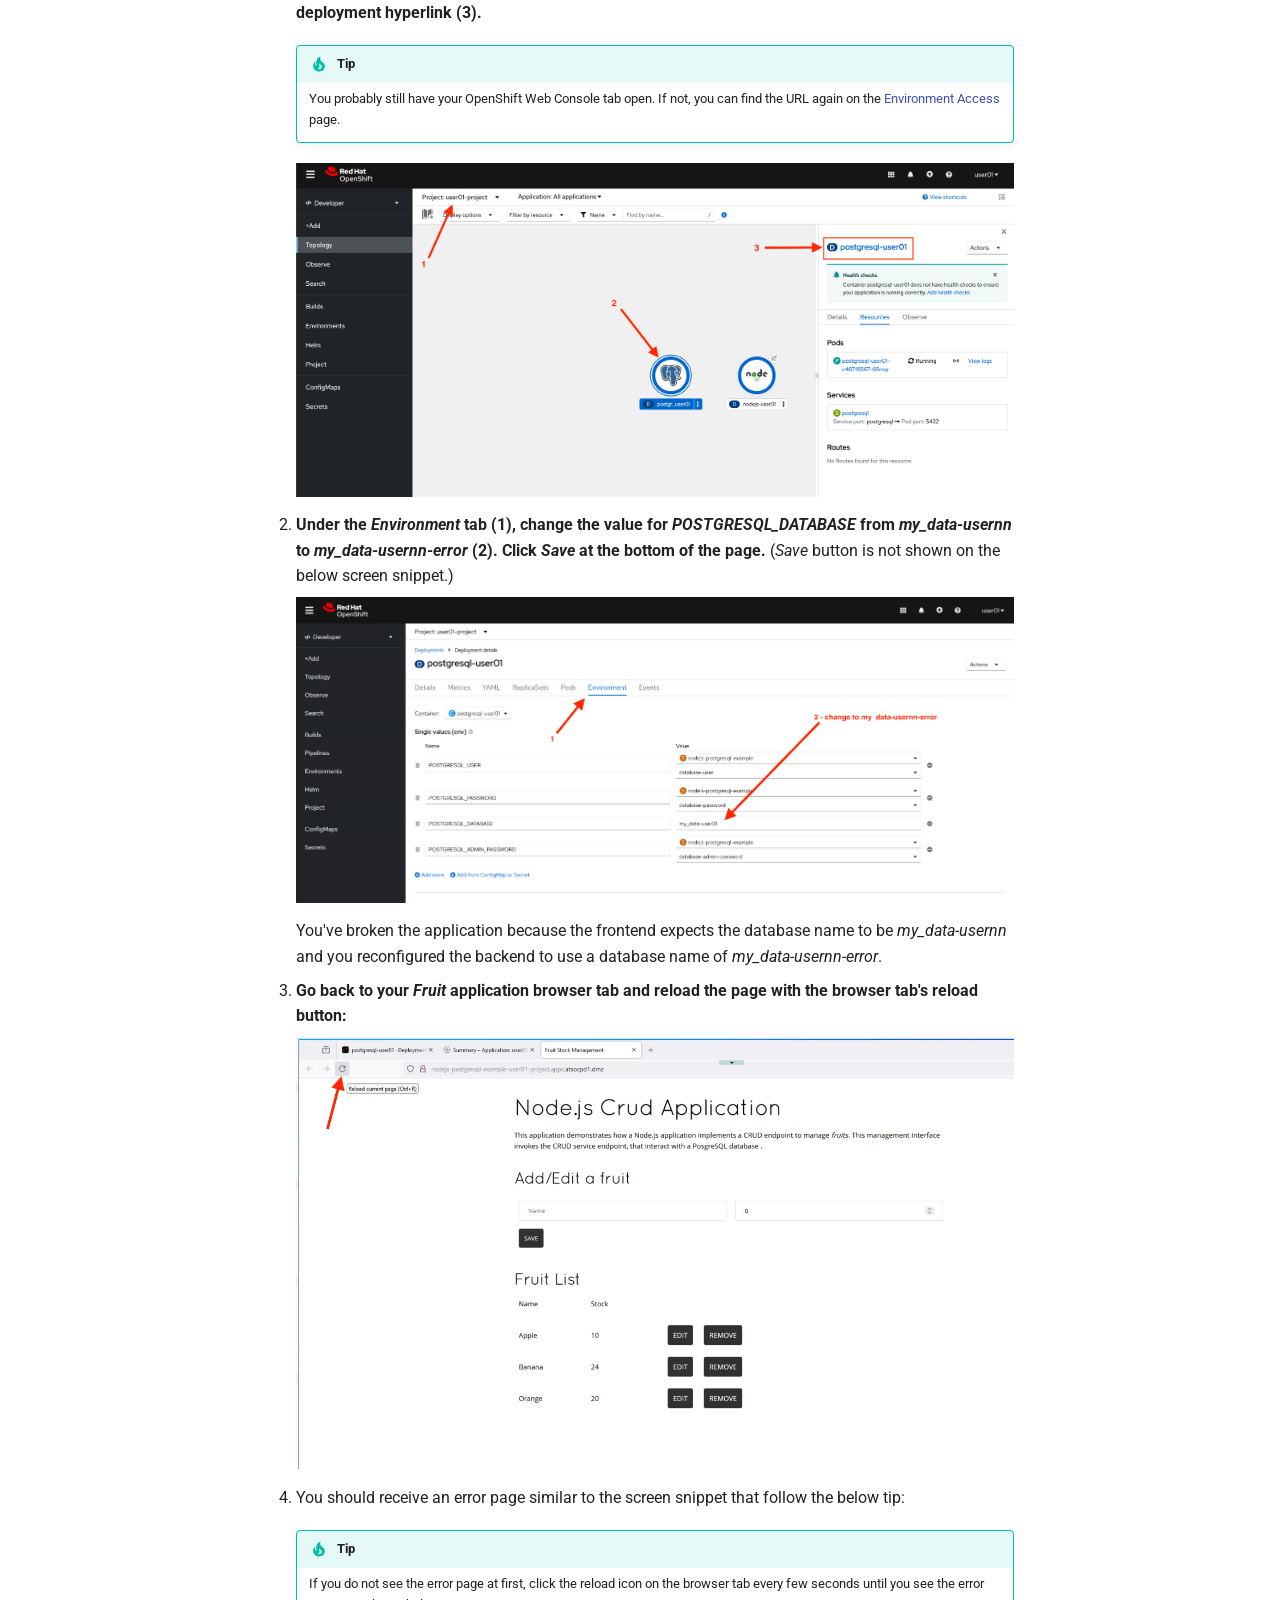
<file: labs/share-lab/index.html>
<!doctype html>
<html lang="en" class="no-js">
  <head>
    
      <meta charset="utf-8">
      <meta name="viewport" content="width=device-width,initial-scale=1">
      
      
      
        <link rel="canonical" href="https://ibm-wsc.github.io/aiops-z-SHARE/labs/share-lab/">
      
      
        <link rel="prev" href="../../workshop-architecture/">
      
      
      
      <link rel="icon" href="../../images/CP4AIOps-logo.svg">
      <meta name="generator" content="mkdocs-1.6.1, mkdocs-material-9.6.12">
    
    
      
        <title>Lab - AIOps with IBM Z and LinuxONE</title>
      
    
    
      <link rel="stylesheet" href="../../assets/stylesheets/main.2afb09e1.min.css">
      
        
        <link rel="stylesheet" href="../../assets/stylesheets/palette.06af60db.min.css">
      
      


    
    
      
    
    
      
        
        
        <link rel="preconnect" href="https://fonts.gstatic.com" crossorigin>
        <link rel="stylesheet" href="https://fonts.googleapis.com/css?family=Roboto:300,300i,400,400i,700,700i%7CRoboto+Mono:400,400i,700,700i&display=fallback">
        <style>:root{--md-text-font:"Roboto";--md-code-font:"Roboto Mono"}</style>
      
    
    
      <link rel="stylesheet" href="../../css/print-site.css">
    
      <link rel="stylesheet" href="../../css/print-site-material.css">
    
      <link rel="stylesheet" href="../../stylesheets/extra.css">
    
    <script>__md_scope=new URL("../..",location),__md_hash=e=>[...e].reduce(((e,_)=>(e<<5)-e+_.charCodeAt(0)),0),__md_get=(e,_=localStorage,t=__md_scope)=>JSON.parse(_.getItem(t.pathname+"."+e)),__md_set=(e,_,t=localStorage,a=__md_scope)=>{try{t.setItem(a.pathname+"."+e,JSON.stringify(_))}catch(e){}}</script>
    
      

    
    
    
  </head>
  
  
    
    
    
    
    
    <body dir="ltr" data-md-color-scheme="default" data-md-color-primary="indigo" data-md-color-accent="indigo">
  
    
    <input class="md-toggle" data-md-toggle="drawer" type="checkbox" id="__drawer" autocomplete="off">
    <input class="md-toggle" data-md-toggle="search" type="checkbox" id="__search" autocomplete="off">
    <label class="md-overlay" for="__drawer"></label>
    <div data-md-component="skip">
      
        
        <a href="#aiops-with-ibm-z-and-linuxone" class="md-skip">
          Skip to content
        </a>
      
    </div>
    <div data-md-component="announce">
      
    </div>
    
    
      

  

<header class="md-header md-header--shadow" data-md-component="header">
  <nav class="md-header__inner md-grid" aria-label="Header">
    <a href="../.." title="AIOps with IBM Z and LinuxONE" class="md-header__button md-logo" aria-label="AIOps with IBM Z and LinuxONE" data-md-component="logo">
      
  <img src="../../images/CP4AIOps-logo.svg" alt="logo">

    </a>
    <label class="md-header__button md-icon" for="__drawer">
      
      <svg xmlns="http://www.w3.org/2000/svg" viewBox="0 0 24 24"><path d="M3 6h18v2H3zm0 5h18v2H3zm0 5h18v2H3z"/></svg>
    </label>
    <div class="md-header__title" data-md-component="header-title">
      <div class="md-header__ellipsis">
        <div class="md-header__topic">
          <span class="md-ellipsis">
            AIOps with IBM Z and LinuxONE
          </span>
        </div>
        <div class="md-header__topic" data-md-component="header-topic">
          <span class="md-ellipsis">
            
              Lab
            
          </span>
        </div>
      </div>
    </div>
    
      
    
    
    
    
      
      
        <label class="md-header__button md-icon" for="__search">
          
          <svg xmlns="http://www.w3.org/2000/svg" viewBox="0 0 24 24"><path d="M9.5 3A6.5 6.5 0 0 1 16 9.5c0 1.61-.59 3.09-1.56 4.23l.27.27h.79l5 5-1.5 1.5-5-5v-.79l-.27-.27A6.52 6.52 0 0 1 9.5 16 6.5 6.5 0 0 1 3 9.5 6.5 6.5 0 0 1 9.5 3m0 2C7 5 5 7 5 9.5S7 14 9.5 14 14 12 14 9.5 12 5 9.5 5"/></svg>
        </label>
        <div class="md-search" data-md-component="search" role="dialog">
  <label class="md-search__overlay" for="__search"></label>
  <div class="md-search__inner" role="search">
    <form class="md-search__form" name="search">
      <input type="text" class="md-search__input" name="query" aria-label="Search" placeholder="Search" autocapitalize="off" autocorrect="off" autocomplete="off" spellcheck="false" data-md-component="search-query" required>
      <label class="md-search__icon md-icon" for="__search">
        
        <svg xmlns="http://www.w3.org/2000/svg" viewBox="0 0 24 24"><path d="M9.5 3A6.5 6.5 0 0 1 16 9.5c0 1.61-.59 3.09-1.56 4.23l.27.27h.79l5 5-1.5 1.5-5-5v-.79l-.27-.27A6.52 6.52 0 0 1 9.5 16 6.5 6.5 0 0 1 3 9.5 6.5 6.5 0 0 1 9.5 3m0 2C7 5 5 7 5 9.5S7 14 9.5 14 14 12 14 9.5 12 5 9.5 5"/></svg>
        
        <svg xmlns="http://www.w3.org/2000/svg" viewBox="0 0 24 24"><path d="M20 11v2H8l5.5 5.5-1.42 1.42L4.16 12l7.92-7.92L13.5 5.5 8 11z"/></svg>
      </label>
      <nav class="md-search__options" aria-label="Search">
        
        <button type="reset" class="md-search__icon md-icon" title="Clear" aria-label="Clear" tabindex="-1">
          
          <svg xmlns="http://www.w3.org/2000/svg" viewBox="0 0 24 24"><path d="M19 6.41 17.59 5 12 10.59 6.41 5 5 6.41 10.59 12 5 17.59 6.41 19 12 13.41 17.59 19 19 17.59 13.41 12z"/></svg>
        </button>
      </nav>
      
        <div class="md-search__suggest" data-md-component="search-suggest"></div>
      
    </form>
    <div class="md-search__output">
      <div class="md-search__scrollwrap" tabindex="0" data-md-scrollfix>
        <div class="md-search-result" data-md-component="search-result">
          <div class="md-search-result__meta">
            Initializing search
          </div>
          <ol class="md-search-result__list" role="presentation"></ol>
        </div>
      </div>
    </div>
  </div>
</div>
      
    
    
      <div class="md-header__source">
        <a href="https://github.com/ibm-wsc/aiops-z-SHARE/" title="Go to repository" class="md-source" data-md-component="source">
  <div class="md-source__icon md-icon">
    
    <svg xmlns="http://www.w3.org/2000/svg" viewBox="0 0 448 512"><!--! Font Awesome Free 6.7.2 by @fontawesome - https://fontawesome.com License - https://fontawesome.com/license/free (Icons: CC BY 4.0, Fonts: SIL OFL 1.1, Code: MIT License) Copyright 2024 Fonticons, Inc.--><path d="M439.55 236.05 244 40.45a28.87 28.87 0 0 0-40.81 0l-40.66 40.63 51.52 51.52c27.06-9.14 52.68 16.77 43.39 43.68l49.66 49.66c34.23-11.8 61.18 31 35.47 56.69-26.49 26.49-70.21-2.87-56-37.34L240.22 199v121.85c25.3 12.54 22.26 41.85 9.08 55a34.34 34.34 0 0 1-48.55 0c-17.57-17.6-11.07-46.91 11.25-56v-123c-20.8-8.51-24.6-30.74-18.64-45L142.57 101 8.45 235.14a28.86 28.86 0 0 0 0 40.81l195.61 195.6a28.86 28.86 0 0 0 40.8 0l194.69-194.69a28.86 28.86 0 0 0 0-40.81"/></svg>
  </div>
  <div class="md-source__repository">
    GitHub
  </div>
</a>
      </div>
    
  </nav>
  
</header>
    
    <div class="md-container" data-md-component="container">
      
      
        
          
        
      
      <main class="md-main" data-md-component="main">
        <div class="md-main__inner md-grid">
          
            
              
              <div class="md-sidebar md-sidebar--primary" data-md-component="sidebar" data-md-type="navigation" >
                <div class="md-sidebar__scrollwrap">
                  <div class="md-sidebar__inner">
                    



<nav class="md-nav md-nav--primary" aria-label="Navigation" data-md-level="0">
  <label class="md-nav__title" for="__drawer">
    <a href="../.." title="AIOps with IBM Z and LinuxONE" class="md-nav__button md-logo" aria-label="AIOps with IBM Z and LinuxONE" data-md-component="logo">
      
  <img src="../../images/CP4AIOps-logo.svg" alt="logo">

    </a>
    AIOps with IBM Z and LinuxONE
  </label>
  
    <div class="md-nav__source">
      <a href="https://github.com/ibm-wsc/aiops-z-SHARE/" title="Go to repository" class="md-source" data-md-component="source">
  <div class="md-source__icon md-icon">
    
    <svg xmlns="http://www.w3.org/2000/svg" viewBox="0 0 448 512"><!--! Font Awesome Free 6.7.2 by @fontawesome - https://fontawesome.com License - https://fontawesome.com/license/free (Icons: CC BY 4.0, Fonts: SIL OFL 1.1, Code: MIT License) Copyright 2024 Fonticons, Inc.--><path d="M439.55 236.05 244 40.45a28.87 28.87 0 0 0-40.81 0l-40.66 40.63 51.52 51.52c27.06-9.14 52.68 16.77 43.39 43.68l49.66 49.66c34.23-11.8 61.18 31 35.47 56.69-26.49 26.49-70.21-2.87-56-37.34L240.22 199v121.85c25.3 12.54 22.26 41.85 9.08 55a34.34 34.34 0 0 1-48.55 0c-17.57-17.6-11.07-46.91 11.25-56v-123c-20.8-8.51-24.6-30.74-18.64-45L142.57 101 8.45 235.14a28.86 28.86 0 0 0 0 40.81l195.61 195.6a28.86 28.86 0 0 0 40.8 0l194.69-194.69a28.86 28.86 0 0 0 0-40.81"/></svg>
  </div>
  <div class="md-source__repository">
    GitHub
  </div>
</a>
    </div>
  
  <ul class="md-nav__list" data-md-scrollfix>
    
      
      
  
  
  
  
    <li class="md-nav__item">
      <a href="../.." class="md-nav__link">
        
  
  
  <span class="md-ellipsis">
    Home
    
  </span>
  

      </a>
    </li>
  

    
      
      
  
  
  
  
    <li class="md-nav__item">
      <a href="../../techzone-access/" class="md-nav__link">
        
  
  
  <span class="md-ellipsis">
    TechZone Environment Access
    
  </span>
  

      </a>
    </li>
  

    
      
      
  
  
  
  
    <li class="md-nav__item">
      <a href="../../console-access/" class="md-nav__link">
        
  
  
  <span class="md-ellipsis">
    Lab Consoles Access
    
  </span>
  

      </a>
    </li>
  

    
      
      
  
  
  
  
    <li class="md-nav__item">
      <a href="../../workshop-architecture/" class="md-nav__link">
        
  
  
  <span class="md-ellipsis">
    Lab Environment
    
  </span>
  

      </a>
    </li>
  

    
      
      
  
  
    
  
  
  
    <li class="md-nav__item md-nav__item--active">
      
      <input class="md-nav__toggle md-toggle" type="checkbox" id="__toc">
      
      
        
      
      
        <label class="md-nav__link md-nav__link--active" for="__toc">
          
  
  
  <span class="md-ellipsis">
    Lab
    
  </span>
  

          <span class="md-nav__icon md-icon"></span>
        </label>
      
      <a href="./" class="md-nav__link md-nav__link--active">
        
  
  
  <span class="md-ellipsis">
    Lab
    
  </span>
  

      </a>
      
        

<nav class="md-nav md-nav--secondary" aria-label="Table of contents">
  
  
  
    
  
  
    <label class="md-nav__title" for="__toc">
      <span class="md-nav__icon md-icon"></span>
      Table of contents
    </label>
    <ul class="md-nav__list" data-md-component="toc" data-md-scrollfix>
      
        <li class="md-nav__item">
  <a href="#environment-overview" class="md-nav__link">
    <span class="md-ellipsis">
      Environment Overview
    </span>
  </a>
  
</li>
      
        <li class="md-nav__item">
  <a href="#connecting-to-the-lab-environment" class="md-nav__link">
    <span class="md-ellipsis">
      Connecting to the Lab Environment
    </span>
  </a>
  
</li>
      
        <li class="md-nav__item">
  <a href="#instana" class="md-nav__link">
    <span class="md-ellipsis">
      Instana
    </span>
  </a>
  
    <nav class="md-nav" aria-label="Instana">
      <ul class="md-nav__list">
        
          <li class="md-nav__item">
  <a href="#overview-of-instana-observability" class="md-nav__link">
    <span class="md-ellipsis">
      Overview of Instana Observability
    </span>
  </a>
  
</li>
        
          <li class="md-nav__item">
  <a href="#log-in-to-the-red-hat-openshift-container-platform-web-console" class="md-nav__link">
    <span class="md-ellipsis">
      Log in to the Red Hat OpenShift Container Platform web console
    </span>
  </a>
  
</li>
        
          <li class="md-nav__item">
  <a href="#viewing-the-instana-agent-on-openshift" class="md-nav__link">
    <span class="md-ellipsis">
      Viewing the Instana Agent on OpenShift
    </span>
  </a>
  
</li>
        
          <li class="md-nav__item">
  <a href="#viewing-the-sample-application-on-openshift" class="md-nav__link">
    <span class="md-ellipsis">
      Viewing the sample application on OpenShift
    </span>
  </a>
  
</li>
        
          <li class="md-nav__item">
  <a href="#navigating-the-instana-web-console" class="md-nav__link">
    <span class="md-ellipsis">
      Navigating the Instana web console
    </span>
  </a>
  
</li>
        
          <li class="md-nav__item">
  <a href="#viewing-your-sample-application-in-instana" class="md-nav__link">
    <span class="md-ellipsis">
      Viewing your sample application in Instana
    </span>
  </a>
  
</li>
        
          <li class="md-nav__item">
  <a href="#use-your-sample-application-and-verify-activity-is-being-monitored-by-instana" class="md-nav__link">
    <span class="md-ellipsis">
      Use your sample application and verify activity is being monitored by Instana
    </span>
  </a>
  
</li>
        
          <li class="md-nav__item">
  <a href="#instana-recap" class="md-nav__link">
    <span class="md-ellipsis">
      Instana recap
    </span>
  </a>
  
</li>
        
      </ul>
    </nav>
  
</li>
      
        <li class="md-nav__item">
  <a href="#ibm-cloud-pak-for-aiops" class="md-nav__link">
    <span class="md-ellipsis">
      IBM Cloud Pak for AIOps
    </span>
  </a>
  
    <nav class="md-nav" aria-label="IBM Cloud Pak for AIOps">
      <ul class="md-nav__list">
        
          <li class="md-nav__item">
  <a href="#introduce-an-error-into-your-fruit-application" class="md-nav__link">
    <span class="md-ellipsis">
      Introduce an Error into your Fruit application
    </span>
  </a>
  
</li>
        
          <li class="md-nav__item">
  <a href="#exploring-the-cloud-pak-for-aiops-console" class="md-nav__link">
    <span class="md-ellipsis">
      Exploring the Cloud Pak for AIOps Console
    </span>
  </a>
  
    <nav class="md-nav" aria-label="Exploring the Cloud Pak for AIOps Console">
      <ul class="md-nav__list">
        
          <li class="md-nav__item">
  <a href="#aiops-insights" class="md-nav__link">
    <span class="md-ellipsis">
      AIOps Insights
    </span>
  </a>
  
</li>
        
          <li class="md-nav__item">
  <a href="#integrations" class="md-nav__link">
    <span class="md-ellipsis">
      Integrations
    </span>
  </a>
  
</li>
        
          <li class="md-nav__item">
  <a href="#resource-management" class="md-nav__link">
    <span class="md-ellipsis">
      Resource Management
    </span>
  </a>
  
</li>
        
          <li class="md-nav__item">
  <a href="#automations" class="md-nav__link">
    <span class="md-ellipsis">
      Automations
    </span>
  </a>
  
</li>
        
      </ul>
    </nav>
  
</li>
        
          <li class="md-nav__item">
  <a href="#fixing-the-error-in-your-application" class="md-nav__link">
    <span class="md-ellipsis">
      Fixing the error in your application
    </span>
  </a>
  
</li>
        
          <li class="md-nav__item">
  <a href="#ai-model-management" class="md-nav__link">
    <span class="md-ellipsis">
      AI Model Management
    </span>
  </a>
  
</li>
        
      </ul>
    </nav>
  
</li>
      
        <li class="md-nav__item">
  <a href="#wrapping-up" class="md-nav__link">
    <span class="md-ellipsis">
      Wrapping Up
    </span>
  </a>
  
</li>
      
        <li class="md-nav__item">
  <a href="#references" class="md-nav__link">
    <span class="md-ellipsis">
      References
    </span>
  </a>
  
</li>
      
    </ul>
  
</nav>
      
    </li>
  

    
      
      
  
  
  
  
    <li class="md-nav__item">
      <a href="../../print_page/" class="md-nav__link">
        
  
  
  <span class="md-ellipsis">
    Print Site
    
  </span>
  

      </a>
    </li>
  

    
  </ul>
</nav>
                  </div>
                </div>
              </div>
            
            
              
              <div class="md-sidebar md-sidebar--secondary" data-md-component="sidebar" data-md-type="toc" >
                <div class="md-sidebar__scrollwrap">
                  <div class="md-sidebar__inner">
                    

<nav class="md-nav md-nav--secondary" aria-label="Table of contents">
  
  
  
    
  
  
    <label class="md-nav__title" for="__toc">
      <span class="md-nav__icon md-icon"></span>
      Table of contents
    </label>
    <ul class="md-nav__list" data-md-component="toc" data-md-scrollfix>
      
        <li class="md-nav__item">
  <a href="#environment-overview" class="md-nav__link">
    <span class="md-ellipsis">
      Environment Overview
    </span>
  </a>
  
</li>
      
        <li class="md-nav__item">
  <a href="#connecting-to-the-lab-environment" class="md-nav__link">
    <span class="md-ellipsis">
      Connecting to the Lab Environment
    </span>
  </a>
  
</li>
      
        <li class="md-nav__item">
  <a href="#instana" class="md-nav__link">
    <span class="md-ellipsis">
      Instana
    </span>
  </a>
  
    <nav class="md-nav" aria-label="Instana">
      <ul class="md-nav__list">
        
          <li class="md-nav__item">
  <a href="#overview-of-instana-observability" class="md-nav__link">
    <span class="md-ellipsis">
      Overview of Instana Observability
    </span>
  </a>
  
</li>
        
          <li class="md-nav__item">
  <a href="#log-in-to-the-red-hat-openshift-container-platform-web-console" class="md-nav__link">
    <span class="md-ellipsis">
      Log in to the Red Hat OpenShift Container Platform web console
    </span>
  </a>
  
</li>
        
          <li class="md-nav__item">
  <a href="#viewing-the-instana-agent-on-openshift" class="md-nav__link">
    <span class="md-ellipsis">
      Viewing the Instana Agent on OpenShift
    </span>
  </a>
  
</li>
        
          <li class="md-nav__item">
  <a href="#viewing-the-sample-application-on-openshift" class="md-nav__link">
    <span class="md-ellipsis">
      Viewing the sample application on OpenShift
    </span>
  </a>
  
</li>
        
          <li class="md-nav__item">
  <a href="#navigating-the-instana-web-console" class="md-nav__link">
    <span class="md-ellipsis">
      Navigating the Instana web console
    </span>
  </a>
  
</li>
        
          <li class="md-nav__item">
  <a href="#viewing-your-sample-application-in-instana" class="md-nav__link">
    <span class="md-ellipsis">
      Viewing your sample application in Instana
    </span>
  </a>
  
</li>
        
          <li class="md-nav__item">
  <a href="#use-your-sample-application-and-verify-activity-is-being-monitored-by-instana" class="md-nav__link">
    <span class="md-ellipsis">
      Use your sample application and verify activity is being monitored by Instana
    </span>
  </a>
  
</li>
        
          <li class="md-nav__item">
  <a href="#instana-recap" class="md-nav__link">
    <span class="md-ellipsis">
      Instana recap
    </span>
  </a>
  
</li>
        
      </ul>
    </nav>
  
</li>
      
        <li class="md-nav__item">
  <a href="#ibm-cloud-pak-for-aiops" class="md-nav__link">
    <span class="md-ellipsis">
      IBM Cloud Pak for AIOps
    </span>
  </a>
  
    <nav class="md-nav" aria-label="IBM Cloud Pak for AIOps">
      <ul class="md-nav__list">
        
          <li class="md-nav__item">
  <a href="#introduce-an-error-into-your-fruit-application" class="md-nav__link">
    <span class="md-ellipsis">
      Introduce an Error into your Fruit application
    </span>
  </a>
  
</li>
        
          <li class="md-nav__item">
  <a href="#exploring-the-cloud-pak-for-aiops-console" class="md-nav__link">
    <span class="md-ellipsis">
      Exploring the Cloud Pak for AIOps Console
    </span>
  </a>
  
    <nav class="md-nav" aria-label="Exploring the Cloud Pak for AIOps Console">
      <ul class="md-nav__list">
        
          <li class="md-nav__item">
  <a href="#aiops-insights" class="md-nav__link">
    <span class="md-ellipsis">
      AIOps Insights
    </span>
  </a>
  
</li>
        
          <li class="md-nav__item">
  <a href="#integrations" class="md-nav__link">
    <span class="md-ellipsis">
      Integrations
    </span>
  </a>
  
</li>
        
          <li class="md-nav__item">
  <a href="#resource-management" class="md-nav__link">
    <span class="md-ellipsis">
      Resource Management
    </span>
  </a>
  
</li>
        
          <li class="md-nav__item">
  <a href="#automations" class="md-nav__link">
    <span class="md-ellipsis">
      Automations
    </span>
  </a>
  
</li>
        
      </ul>
    </nav>
  
</li>
        
          <li class="md-nav__item">
  <a href="#fixing-the-error-in-your-application" class="md-nav__link">
    <span class="md-ellipsis">
      Fixing the error in your application
    </span>
  </a>
  
</li>
        
          <li class="md-nav__item">
  <a href="#ai-model-management" class="md-nav__link">
    <span class="md-ellipsis">
      AI Model Management
    </span>
  </a>
  
</li>
        
      </ul>
    </nav>
  
</li>
      
        <li class="md-nav__item">
  <a href="#wrapping-up" class="md-nav__link">
    <span class="md-ellipsis">
      Wrapping Up
    </span>
  </a>
  
</li>
      
        <li class="md-nav__item">
  <a href="#references" class="md-nav__link">
    <span class="md-ellipsis">
      References
    </span>
  </a>
  
</li>
      
    </ul>
  
</nav>
                  </div>
                </div>
              </div>
            
          
          
            <div class="md-content" data-md-component="content">
              <article class="md-content__inner md-typeset">
                
                  


  
  


<h1 id="aiops-with-ibm-z-and-linuxone">AIOps with IBM Z and LinuxONE<a class="headerlink" href="#aiops-with-ibm-z-and-linuxone" title="Permanent link">&para;</a></h1>
<p>In this lab, you will become familiar with two of IBM's strategic AIOps solutions - Instana, and Cloud Pak for AIOps - and the capabilities they have to monitor and manage IBM Z applications and infrastructure.</p>
<p>You will work with a simple application and see how Instana observes it.
You will then purposely introduce an error into the application and see how Cloud Pak for AIOps receives an event from Instana concerning the error, turns that event into an alert, and then promotes that alert to an incident.
You will then use a Cloud Pak for AIOps automation runbook attached to the incident to resolve the error.</p>
<div class="admonition tip">
<p class="admonition-title">Tip</p>
<p>In the time allotted for this lab, we will just scratch the surface of the features and capabilities of <em>Instana</em> and <em>Cloud Pak for AIOps</em>. As you navigate through the various screens when using the two products, you may see many tabs or links or widgets that are just begging you to click them and check them out. Try to resist the temptation to stray beyond what is explicitly instructed in these lab instructions, or it will be very difficult to finish the lab in the allotted time. </p>
<p>Today's lab instances will be available until Friday morning if you wish to explore deeper later. Alternatively, contact the <a href="mailto:silliman@us.ibm.com">lab owner</a> if you would like to do a longer lab (two to four hours) that goes into more depth. In addition, there will be additional resources listed at the end of these instructions for you to check out if you are interested in learning more about these products.</p>
</div>
<h2 id="environment-overview">Environment Overview<a class="headerlink" href="#environment-overview" title="Permanent link">&para;</a></h2>
<p>Our lab environment looks like this. All of these systems are running with the IBM Washington System Center's data center in Herndon, Virginia, US. You will use the the web-based console for three different products:  Red Hat OpenShift Container Platform (OCP), Instana, and Cloud Pak for AIOps.</p>
<p><img alt="aiops-arch" src="../../images/Cleveland3.drawio.png" /></p>
<h2 id="connecting-to-the-lab-environment">Connecting to the Lab Environment<a class="headerlink" href="#connecting-to-the-lab-environment" title="Permanent link">&para;</a></h2>
<p>It is assumed you have already signed into <em>IBM Technology Zone</em> and been assigned a Windows workstation lab environment and have logged into Windows.
Visit the <a href="../../techzone-access/" target="wsc_techzoneaccess">TechZone Environment Access Page</a> if you haven't done this yet.</p>
<p>You were assigned a unique environment id, from 1 to 20.
In the lab you will be accessing various consoles, and you must use <em>usernn</em> where <em>nn</em> matches your environment id.
(The <em>nn</em> in <em>usernn</em> is always two digits, so, e.g., if you have environment 2, then you will use <em>user02</em> throughout the lab, not <em>user2</em>.)</p>
<p>Console URLs and credentials used in the lab are listed on the <a href="../../console-access/" target="wsc_envaccess">Lab Consoles Access page</a>.
You probably won't have to visit this page too often as all of the consoles that you will log into will use the same userid (your unique <em>usernn</em>) and password, but it won't hurt to keep it open in a browser tab.</p>
<h2 id="instana">Instana<a class="headerlink" href="#instana" title="Permanent link">&para;</a></h2>
<h3 id="overview-of-instana-observability">Overview of Instana Observability<a class="headerlink" href="#overview-of-instana-observability" title="Permanent link">&para;</a></h3>
<p>Instana is an enterprise observability solution that offers application performance management - no matter where the application or infrastructure resides. Instana can monitor both containerized and traditional applications, various infrastructure types including OpenShift, public clouds &amp; other containerization platforms, native Linux, z/OS, websites, databases, and more. The current list of supported technologies can be found <a href="https://www.ibm.com/docs/en/instana-observability/current?topic=configuring-monitoring-supported-technologies" target="wsc_instanadoc">in the Instana documentation</a>.</p>
<h3 id="log-in-to-the-red-hat-openshift-container-platform-web-console">Log in to the Red Hat OpenShift Container Platform web console<a class="headerlink" href="#log-in-to-the-red-hat-openshift-container-platform-web-console" title="Permanent link">&para;</a></h3>
<ol>
<li>
<p><strong>Open the Red Hat OpenShift Container Platform web console</strong> at <a href="https://console-openshift-console.apps.atsocpd1.dmz" target="wsc_ocpconsole">https://console-openshift-console.apps.atsocpd1.dmz</a></p>
<div class="admonition note">
<p class="admonition-title">A note on abbreviations</p>
<p>For the sake of brevity, we may refer to Red Hat OpenShift Container Platform as either <em>OpenShift</em> or <em>OCP</em> throughout this lab.</p>
</div>
<div class="admonition note">
<p class="admonition-title">Click through any warnings</p>
<p>Our lab environments use self-signed certificates, so click through any browser warnings that might arise as a result.  </p>
</div>
<p>You should now see the OpenShift console login page.</p>
<p><img alt="openshift-console-login" src="../../images/openshift-console-login.png" /></p>
</li>
<li>
<p><strong>Log in to OCP with your credentials.</strong> Your userid will be <em>usernn</em> where <em>nn</em> is the unique number assigned to you, and your password will be in the table in the <a href="../../console-access/#openshift-instana-turbonomic-and-cp4aiops-credentials" target="wsc_envaccess">Lab Consoles Access page</a>.</p>
</li>
</ol>
<h3 id="viewing-the-instana-agent-on-openshift">Viewing the Instana Agent on OpenShift<a class="headerlink" href="#viewing-the-instana-agent-on-openshift" title="Permanent link">&para;</a></h3>
<p>Instana collects information about OpenShift Container Platform by means of an agent provided by Instana that is installed on the OCP cluster.
In this section you will view information about the Instana agent from the OCP Console.</p>
<ol>
<li>
<p>In the OpenShift console, <strong>navigate to the <code>instana-agent</code> project (1) then click the circular icon on the Topology page that is labeled <code>instana-agent</code> (2).</strong> </p>
<p><img alt="instana-agent-daemonset" src="../../images/instana-agent-daemonset.png" /></p>
<p>This is the Instana agent that is collecting all the information about the containerized applications running on OpenShift and sending that information to the Instana server.</p>
<p>The agent is deployed as a <a href="https://kubernetes.io/docs/concepts/workloads/controllers/daemonset/" target="wsc_kubedocs">DaemonSet</a>, which is a Kubernetes object that ensures one copy of the pod runs on each compute node in the cluster. Each individual Instana agent pod is responsible for the data and metrics collection for the applications running on its compute node.</p>
<p>The agent introspects the cluster, and based on the technologies it detects, it deploys the appropriate <em>sensors</em> for the technologies that it finds.</p>
</li>
<li>
<p><strong>Click the other circular icon on the Topology page (1), the one that is labeled <code>instana-agent-k8sensor</code>.</strong>  A sidebar will appear (2) with more information. </p>
<div class="admonition tip">
<p class="admonition-title">Tip</p>
<p>Underneath the circular icon it is probable that the full name <code>instana-agent-k8sensor</code> is not shown in the UI unless you hover your cursor over the name.</p>
</div>
<p><img alt="k8sensor-deployment" src="../../images/k8sensor-deployment.png" /></p>
<p>The <code>instana-agent-k8sensor</code> pods are where the sensors deployed by the agent run.  The sensors are responsible for gathering information about the OpenShift cluster itself and all of the Kubernetes objects it includes - pods, namespaces, routes, etc., and sending that information to the agent which then sends it to the Instana backend server.</p>
</li>
</ol>
<h3 id="viewing-the-sample-application-on-openshift">Viewing the sample application on OpenShift<a class="headerlink" href="#viewing-the-sample-application-on-openshift" title="Permanent link">&para;</a></h3>
<p>You will work with your own instance of a sample application that runs in OpenShift.
This application has a web frontend built with Node.js, and a PostgreSQL database on the backend.
In this section you will view the application in the OpenShift Console.</p>
<ol>
<li>
<p><strong>Under the Developer perspective (1), navigate to the Topology page (2) for the <code>usernn-project</code> project, where <em>nn</em> is your unique id (3).</strong>  </p>
<p><img alt="fruit-topology" src="../../images/fruit-topology.png" /></p>
<p>Your project has a very simple sample application that we'll call the <em>Fruit</em> application.
This application stores an inventory of fruit in a Postgresql database running in a pod whose name starts with <em>postgresql-usernn</em>.
The application serves a web page with a Node.js application running in a pod whose name starts with <em>nodejs-usernn</em>.
The web page allows you to view the fruit inventory and to modify it by adding fruits to the inventory, changing the quantity of a fruit in the inventory, and deleting a fruit from the inventory.
In other words, a very simple <em>CRUD</em> (Create, Read, Update, Delete) application.</p>
</li>
<li>
<p>Within your Topology view, <strong>Open the Fruit web application by clicking the small button in the top right of the <code>nodejs-usernn</code> icon.</strong></p>
<p><img alt="fruit-route" src="../../images/fruit-route.png" /></p>
<p>This is simply a hyperlink that will take you to the Fruit application web page. Those services that are intended to be accessible externally, from outside the OCP cluster- perhaps by another program running outside the OCP cluster, or perhaps by a human, like you, sitting in front of a browser-  have <em>routes</em> defined to allow this external access.  An external URL is associated with a route, and the hyperlink you clicked invoked this URL. Notice that there is not a hyperlink for the <em>postgresql-usernn</em> deployment.  That is because this is the backend that is intended to only be accessbile by the frontend- it is not intended to be directly accessible by an external user.</p>
<p>The Fruit application should appear like the screenshot below. It starts out with a sample fruit inventory.</p>
<p><img alt="fruit-1" src="../../images/fruit-1.png" /></p>
<p>You'll get a chance to play with the application in a moment, but first let's get logged in to Instana.</p>
</li>
</ol>
<h3 id="navigating-the-instana-web-console">Navigating the Instana web console<a class="headerlink" href="#navigating-the-instana-web-console" title="Permanent link">&para;</a></h3>
<p>In this section we'll get you logged in to the Instana console UI, and give you a brief tour of some of the options available from the Instana console.
Then we'll focus on how you can observe your Fruit application from the Instana console.</p>
<ol>
<li>
<p><strong>Open the web console of the Instana server at <a href="https://unit0-wsc.lcsins01.dmz" target="wsc_instanaui">https://unit0-wsc.lcsins01.dmz</a>.</strong> </p>
</li>
<li>
<p><strong>Log in to Instana with your credentials- yep, <em>usernn</em> and that tricky password that you've already used.</strong></p>
<p>When you first log in to Instana, you will be taken to the Home Page. This is a customizable summary page that shows the key metrics for selected components of your environment in the timeframe specified in the top right of the screen.
We don't really use the Home Page in the lab and we haven't customized it, so we're going to use the left-side panel menu to look at things.</p>
</li>
<li>
<p><strong>Hover (click if necessary) over the left-side panel so the menu appears.</strong></p>
<p>You hopefully see a vertical row of icons at the left side of the Console.
If you hover your mouse anywhere on this vertical row then it should expand to show the names of the menu items, similar to the below screen snippet:</p>
<p><img alt="instana-menu" src="../../images/instana-menu.png" /></p>
<p>We'll go through some of these menu items now.</p>
<p>First, you'll take a look at Instana's Kubernetes monitoring capabilities. </p>
</li>
<li>
<p><strong>Click the Platforms -&gt; Kubernetes option in the left side menu.</strong></p>
<p>You should see a screen similar to below, which is called the <em>card</em> view.
You can toggle between <em>card</em> view and <em>list</em> view by clicking the widget highlighted (1) in the screen snippet:</p>
<p><img alt="instana-kubernetes" src="../../images/instana-kubernetes-card.png" /></p>
</li>
<li>
<p><strong>Toggle to list view</strong></p>
<p>You should see a screen similar to this:</p>
<p><img alt="instana-kubernetes" src="../../images/instana-kubernetes.png" /></p>
<div class="admonition info">
<p class="admonition-title">Info</p>
<p><em>atsocpd1</em> is an OCP cluster running on an IBM z16 in the Washington Systems Center data center in Herndon, Virginia, USA.  The <em>Fruit</em> application that you are working with in this lab runs on this cluster.</p>
<p><em>atsocpd3</em> is another OCP cluster running on the same IBM z16 as <em>atsocpd1</em>. The Instana agent is installed on it also, which is why you see it listed here, but this cluster is not used in the lab.</p>
<p><em>instana</em> is the Instana server itself, which has been installed as a <a href="https://www.ibm.com/docs/en/instana-observability/current?topic=backend-installing-standard-edition" target="wsc_instanadoc">Self-hosted Standard Edition single-node cluster</a> on a server with the <em>x86_64</em> architecture.  </p>
</div>
</li>
<li>
<p><strong>Click the <em>atsocpd1</em>  hyperlink in the <em>Names</em> column.</strong></p>
<p>You should see a screen that looks like this:</p>
<p><img alt="instana-openshift" src="../../images/instana-openshift.png" /></p>
<p>The <em>Summary</em> page shows the most relevant information for the cluster as a whole. The CPU, Memory, and Pod usage information are shown. The other sections, such as "Top Nodes" and "Top Deployments", show potential hotspots which you might want to have a look at.</p>
</li>
<li>
<p><strong>From the left-side menu, expand <em>Platforms</em> and then click <em>IBM Z HMC</em>.</strong></p>
<p>You should see something like this:</p>
<p><img alt="instana-zhmc-1" src="../../images/instana-zhmc-1.png" /></p>
<p>Instana supports monitoring IBM Z and LinuxONE hardware metrics and messages via the <a href="https://www.ibm.com/docs/en/instana-observability/current?topic=technologies-monitoring-z-hmc" target="wsc_instanadoc">IBM Z Hardware Management Console</a>, or <em>HMC</em>. </p>
<p>In the Instana console (and in the screenshot above), you should see two separate HMCs. <em>hsyshma1.dmz</em> is managing a single DPM-mode IBM Z machine, while <em>wschmc.dmz</em> is managing three classic-mode (i.e., PR/SM) IBM Z machines.</p>
</li>
<li>
<p><strong>Click the hyperlink for <em>wschmc.dmz</em></strong></p>
<p>You will then see a screen like this:</p>
<p><img alt="instana-zhmc-2b" src="../../images/instana-zhmc-2b.png" /></p>
<p>This page shows you high level information about the IBM Z or LinuxONE machines themselves, including number of partitions, adapters, IP addresses, Machine Type Models and Machine Serial numbers.</p>
<details class="question">
<summary>Which system is a z14, which is a z15, and which is a z16? Click to reveal the answer.</summary>
<ul>
<li>QSYS: <strong>z14</strong> (machine type 3906)   Note: we recently decommissioned our z14, which is why Instana says it is not communicating</li>
<li>FSYS: <strong>z15</strong> (machine type 8561)</li>
<li>KSYS: <strong>z16</strong> (machine type 3931)</li>
</ul>
</details>
<p>You may notice that there are only a small number of partitions and adapters listed for each system. This is due to the fact that Instana only displays the objects (LPARs, adapters, channels, etc) that a specific zHMC userid has access to. If you want to add or remove visibility to certain objects in Instana, you do so by managing the zHMC userid just as system administrators already do.</p>
</li>
<li>
<p><strong>Click the hyperlink for <em>KSYS</em></strong></p>
<p>This is the z16 on which the OCP clusters run.</p>
<p><img alt="instana-zhmc-3" src="../../images/instana-zhmc-3.png" /></p>
<p>You can now see the overall system utilization as well as that of individual processors. </p>
</li>
</ol>
<h3 id="viewing-your-sample-application-in-instana">Viewing your sample application in Instana<a class="headerlink" href="#viewing-your-sample-application-in-instana" title="Permanent link">&para;</a></h3>
<p>Let's return now to your sample Fruit application.
First let's look for it in the Instana Console.</p>
<ol>
<li>
<p><strong>From the left-side menu, choose <em>Applications</em></strong></p>
<p>You should see a page similar to this:</p>
<p><img alt="instana-applications" src="../../images/instana-applications.png" /></p>
</li>
<li>
<p><strong>Find your <em>usernn-project</em> in the <em>Name</em> column in the list of applications and select it.</strong></p>
<p>There are about 24 applications being monitored by our lab's Instana and the list only shows 20 by default, so use the search bar at the top of the list or scroll to the next page at the bottom of the list if you have to in order to find your unique <em>usernn-project</em>.</p>
<p>You'll see a page like this:</p>
<p><img alt="instana-application-usernn" src="../../images/instana-application-usernn.png" /></p>
</li>
<li>
<p>Notice in the above screen shot, in the upper right, there is a box that says "Aug 07 Last hour" and a box next to it that says "Live" with a triangle icon.</p>
<p>The icon in the "Live" box is a triangle when the screen is not automatically being updated with live data as time marches on.
<strong>If the icon in the "Live" box is a triangle, click it</strong>, and the button will now change to have a square icon in the "Live" box, and now the screen updates with live data.</p>
<p>Now that you're getting live data, <strong>click on the button that says 'Last hour' and choose the option 'Last 5 minutes'</strong>.</p>
<p>When done, the two widgets to control the time interval and whether you're getting live data should look similar to what is in the below screen snippet:</p>
<p><img alt="instana-application-last5" src="../../images/instana-application-last5.png" /></p>
<p>The reason we had you change to showing only the last 5 minutes was so that it would be easier to see the activity flow in the various graphs on the application page.
For example, look at the <em>Calls per second</em> graph and you will notice the bars moving from right to left.
Within the front-end code for the <em>Fruit</em> application, there is a call being made periodically.</p>
</li>
</ol>
<h3 id="use-your-sample-application-and-verify-activity-is-being-monitored-by-instana">Use your sample application and verify activity is being monitored by Instana<a class="headerlink" href="#use-your-sample-application-and-verify-activity-is-being-monitored-by-instana" title="Permanent link">&para;</a></h3>
<ol>
<li>
<p><strong>Go back to the browser tab that has the <em>Fruit</em> application in it.
   Spend about a minute performing some transactions</strong>- you could add inventory for a new fruit, change the inventory for existing fruits, or even delete a fruit from the inventory.</p>
<p>Here's an example screen snippet where bananas were added to the inventory, the quantity for oranges was modified, and pears were removed from the inventory:</p>
<p><img alt="instana-fruit-activity" src="../../images/instana-fruit-activity.png" /></p>
</li>
<li>
<p><strong>Switch back to the broswer tab for the Instana console UI</strong>. 
    You should be able to detect the activity from your transactions.
    In the screen snippet below, you can see that several transactions were performed in the last couple of minutes:</p>
<p><img alt="instana-application-activity" src="../../images/instana-application-activity.png" /></p>
</li>
</ol>
<h3 id="instana-recap">Instana recap<a class="headerlink" href="#instana-recap" title="Permanent link">&para;</a></h3>
<p>You've seen that Instana can observe hardware information from the Z HMC, container platform-level information from Kubernetes and OpenShift, and application-level information.
We only gave you a small sample today.</p>
<h2 id="ibm-cloud-pak-for-aiops">IBM Cloud Pak for AIOps<a class="headerlink" href="#ibm-cloud-pak-for-aiops" title="Permanent link">&para;</a></h2>
<p>In this part of the lab you will intentionally break the Fruit application.
Then you'll use IBM Cloud Pak for AIOps to resolve the problem.</p>
<p>Here is a simplified description of what's going on in the rest of the lab:</p>
<ol>
<li>
<p>The Instana agent running in the OpenShift cluster detects a problem with the Fruit application's deployment and sends a message to the Instana backend server</p>
</li>
<li>
<p>Cloud Pak for AIOps receives an event about this from the Instana backend server</p>
</li>
<li>
<p>Cloud Pak for AIOps creates an alert based on this event</p>
</li>
<li>
<p>A user-written policy in Cloud Pak for AIOps inspects the alert and attaches a runbook to it which is designed to correct the problem</p>
</li>
<li>
<p>Another user-written policy in Cloud Pak for AIOPs inspects the alert and promotes the alert to an incident</p>
</li>
<li>
<p>You will use the recommend runbook to correct the problem</p>
</li>
</ol>
<h3 id="introduce-an-error-into-your-fruit-application">Introduce an Error into your Fruit application<a class="headerlink" href="#introduce-an-error-into-your-fruit-application" title="Permanent link">&para;</a></h3>
<p>In this section, you will break your sample application via the OCP console UI.</p>
<ol>
<li>
<p><strong>In the OpenShift console, under the developer perspective, navigate to your <em>usernn-project</em> namespace topology (1), click the Postgresql icon (2), and then click the <em>postgresql-userNN</em> deployment hyperlink (3).</strong></p>
<div class="admonition tip">
<p class="admonition-title">Tip</p>
<p>You probably still have your OpenShift Web Console tab open.  If not, you can find the URL again on the <a href="../../console-access/" target="wsc_envaccess">Environment Access</a> page.</p>
</div>
<p><img alt="ocp-postgresql" src="../../images/ocp-postgresql.png" /></p>
</li>
<li>
<p><strong>Under the <em>Environment</em> tab (1), change the value for <em>POSTGRESQL_DATABASE</em> from <em>my_data-usernn</em> to <em>my_data-usernn-error</em> (2). Click <em>Save</em> at the bottom of the page.</strong>  (<em>Save</em> button is not shown on the below screen snippet.)</p>
<p><img alt="ocp-postgresql2" src="../../images/ocp-postgresql2b.png" /></p>
<p>You've broken the application because the frontend expects the database name to be <em>my_data-usernn</em> and you reconfigured the backend to use a database name of <em>my_data-usernn-error</em>.</p>
</li>
<li>
<p><strong>Go back to your <em>Fruit</em> application browser tab and reload the page with the browser tab's reload button:</strong></p>
<p><img alt="fruit-reload" src="../../images/fruit-reload.png" /></p>
</li>
<li>
<p>You should receive an error page similar to the screen snippet that follow the below tip:</p>
<div class="admonition tip">
<p class="admonition-title">Tip</p>
<p>If you do not see the error page at first, click the reload icon on the browser tab every few seconds until you see the error message shown below.</p>
</div>
<p><img alt="app-broken2" src="../../images/app-broken2.png" /></p>
</li>
</ol>
<h3 id="exploring-the-cloud-pak-for-aiops-console">Exploring the Cloud Pak for AIOps Console<a class="headerlink" href="#exploring-the-cloud-pak-for-aiops-console" title="Permanent link">&para;</a></h3>
<p>There is a gap of a few minutes between the time the Instana agent detects the problem, the Instana server learns about it, and Cloud Pak for AIOPs learns about it and turns it into an alert and then an incident.
Let's explore the Cloud Pak for AIOPs a bit and by then the incident should be created.</p>
<ol>
<li>
<p><strong>Navigate to your IBM Cloud Pak for AIOps dashboard at <a href="https://cpd-cp4aiops.apps.ocpaocp.dmz/zen/#/homepage" target="wsc_cp4aiopsconsole">https://cpd-cp4aiops.apps.ocpaocp.dmz/zen/#/homepage</a>.</strong>  Click through any security warnings.</p>
<p>Select <em>OpenShift Authentication</em> from the <em>Log in with</em> dropdown, then click the blue <em>Log in</em> button.</p>
<p><img alt="cp4waiops-login" src="../../images/cp4waiops-login.png" /></p>
</li>
<li>
<p><strong>When presented with three choices in a <em>Log in with</em> box, as shown below, select the <em>ldap-ats-wscdmz-wfwsldapcl01</em> option, and then log in with your usual lab credentials (i.e., <em>usernn</em>).</strong> </p>
<p><img alt="cp4aiops-login-ldap" src="../../images/cp4aiops-login-ldap2.png" /></p>
<p>You may be prompted to authorize access to a service account in the <em>cp4aiops</em> project. Select <strong>Allow selected permissions</strong> if prompted.</p>
<p>While navigating the Cloud Pak for AIOps platform, you might be prompted to take a tour of certain features. Select "Maybe Later" - you can come back to these tours later if you wish by clicking the "Tours" button in the top-right of the page.</p>
<p>After successful login, and dismissing any offers to take a tour, you should be at your Cloud Pak for AIOps home page, which should look like this:</p>
<p><img alt="cp4waiops-homepage2" src="../../images/cp4waiops-homepage2.png" /></p>
<p>When you first log in to Cloud Pak for AIOps, you are taken to the homepage that displays the most important information that you have access to. Depending on your credentials, different "widgets" will appear for you to see and act on.</p>
</li>
</ol>
<h4 id="aiops-insights">AIOps Insights<a class="headerlink" href="#aiops-insights" title="Permanent link">&para;</a></h4>
<ol>
<li>
<p><strong>Navigate to <em>Operate-&gt;AIOps Insights</em> from the left-side menu.  It may be necessary to click the "hamburger-menu" button in the top-left corner of the page to bring the left-side menu into view.</strong></p>
<p>You should reach a page similar to this:</p>
<p><img alt="aiops-insights" src="../../images/aiops-insights.png" /></p>
<p>On this page, you see visualizations of two of the main goals of Cloud Pak for AIOps - improving problem resolution time (Mean Time to Restore) and reducing the "signal-to-noise ratio" from all of the monitoring data produced within your enterprise IT environment (Reduction of Noise).</p>
<p><details>
<summary>Mean Time to Restore (MTTR) (click to expand)</summary></p>
<p>The total time period from the start of a failure to resolution. For business-critical applications, downtime of just a few minutes can mean thousands or millions of dollars' worth of lost revenue. IBM Cloud Pak for AIOps reduces MTTR by using AI-driven insights to recommend actions and runbooks to solve the issue more quickly.
</details></p>
<p><details>
<summary>Noise Reduction (click to expand)</summary></p>
<p>The concept of reducing the number of IT events and alerts that your operations staff must evaluate, speeding recovery time and reducing employee fatigue.</p>
<p>In the image above, over 300,000 events were narrowed down to 10,000 alerts, which were further narrowed down to 431 incidents. These incidents are what IT Operations staff needs to evaluate and remediate either through manual processes, or by building automation for repeating incidents.</p>
</details>
<p>Next, you will take a look at where all of these events are coming from.</p>
</li>
</ol>
<h4 id="integrations">Integrations<a class="headerlink" href="#integrations" title="Permanent link">&para;</a></h4>
<ol>
<li>
<p><strong>From the left-side menu, navigate to <em>Define -&gt; Integrations</em>.</strong></p>
<p>You should see a page like this:</p>
<p><img alt="integrations2" src="../../images/integrations2.png" /></p>
<p>Two of these integrations are <em>inbound</em>- Cloud Pak for AIOps is receiving data from the sources configured in the integration.</p>
<ul>
<li>Cloud Pak for AIOps is receiving events, metrics, and topology data from the <em>Instana</em> integration to the Instana server that you are using in this lab.  The metrics received from Instana can be fed as training data to <em>Metric Anomaly Detection</em> machine learning algorithms, although this is not covered in the lab.</li>
<li>Log messages from select OpenShift applications are being forwarded to an <a href="https://www.elastic.co/elastic-stack" target="_new">ELK server</a> and are then ingested by Cloud Pak for AIOps via the <em>ELK</em> integration. Cloud Pak for AIOps can use these log messages as training data to <em>Log Anomaly Detection</em> machine learning algorithms.</li>
</ul>
<p>Two of these integrations are <em>outbound</em>- the server configured in the integration receives commands from <em>Actions</em> that are part of <em>Runbooks</em>.</p>
<ul>
<li>The <em>SSH</em> integration is used for runbook actions that need to log in to a remote system via SSH and issue commands from that remote system.</li>
<li>The <em>Ansible Automation Controller</em> integration is used for runbook actions that invoke Ansible playbooks that reside on the <a href="https://www.redhat.com/en/technologies/management/ansible" target="_new">Ansible Automation Platform</a> server defined in this integration.</li>
</ul>
<div class="admonition note">
<p class="admonition-title">Note</p>
<p>Don't worry that the SSH and Ansible Automation Controller integrations indicate an error in the <em>Integration status</em> column.  This occurs due to the permissions granted to your <em>usernn</em> roles within Cloud Pak for AIOps.  They do show up as working when this page is viewed by a Cloud Pak for AIOps administrator.</p>
</div>
<p>Two of these integrations come into play for this lab.
Topology data has come from the Instana integration.
Also, coming from the Instana integration will be the Instana event that Cloud Pak for AIOps will turn into an alert, and then an incident.</p>
<p>You will resolve the incident using a runbook whose actions use the SSH integration to issue commands to correct the problem you introduced earlier.</p>
</li>
</ol>
<h4 id="resource-management">Resource Management<a class="headerlink" href="#resource-management" title="Permanent link">&para;</a></h4>
<ol>
<li>
<p><strong>From the left-side menu, navigate to <em>Operate -&gt; Resource Management</em>.</strong></p>
<p>You should see a screen similar to what is shown below:</p>
<p><img alt="resource-management-2b" src="../../images/resource-management-2b.png" /></p>
<p>You can define your own Applications to Cloud Pak for AIOps, but in our lab environment, Cloud Pak for AIOps has created all of the applications from information it received via the Instana integration.</p>
</li>
<li>
<p><strong>Search for and click the link for your <em>usernn-project</em> application.</strong></p>
<p>You will see a page like this:</p>
<p><img alt="resource-managementb" src="../../images/resource-managementb.png" /></p>
<p>You now have a scoped view of the resources associated with the your sample <em>Fruit</em> application.  You can zoom in on the topology to better see the individual application components and relationships.</p>
</li>
</ol>
<h4 id="automations">Automations<a class="headerlink" href="#automations" title="Permanent link">&para;</a></h4>
<ol>
<li>
<p><strong>From the left-side menu, navigate to <em>Operate -&gt; Automations</em></strong>. If there are any filters applied, you can clear them by clicking the filter button and unchecking any that are applied.</p>
<p><img alt="automations-policies" src="../../images/automations-policies.png" /></p>
<p>The automation tools - policies, runbooks, and actions - help you resolve incidents quickly by setting up and enabling an automatic response as situations arise.</p>
<p>Policies are rules that contain condition and action sets. They can be triggered to automatically promote events to alerts, reduce noise by grouping alerts into an incident, and assign runbooks to remediate alerts.</p>
</li>
<li>
<p><strong>Find the policy named <em>Promote userNN postgresql alert to incident</em>, and click it. In the panel that pops in from the right, click the <em>Specification</em> tab.</strong></p>
<div class="admonition tip">
<p class="admonition-title">Tip</p>
<p>Use the search bar to quickly find the <em>Promote userNN postgresql alert to incident</em> policy</p>
</div>
<p>After selecting the <em>Specification</em> tab the  panel that popped in from the right that should look like this:</p>
<p><img alt="runbook-specification" src="../../images/runbook-specification.png" /></p>
<p>This policy looks for alerts that satisfy both of these two conditions:</p>
<ol>
<li>
<p>The value of the <code>alert.summary</code> field within the alert contains either <code>project/nodejs-user</code> or <code>product/postgresql-user</code>.</p>
</li>
<li>
<p>The value of the <code>alert.summary</code> field within the alert also contains either <code>Available replicas is less than desired replicas</code> or <code>Pod containers are not ready</code>.</p>
</li>
</ol>
<p>The policy also states what should happen when the policy finds a matching alert. In this case, it will promote the alert to an incident if an incident does not already exist for any related alerts.</p>
</li>
<li>
<p><strong>Navigate to the <em>Runbooks</em> tab on the <em>Automations</em> page.</strong></p>
<p>You should see a page like this:</p>
<p><img alt="automations-runbooksb" src="../../images/automations-runbooksb.png" /></p>
<p><em>Runbooks</em> automate procedures, thereby increasing the efficiency of IT operations processes. Runbooks are made up of one or more actions that can be taken against a target environment through either ssh commands (which is what this lab uses), HTTP calls, or Ansible playbooks.</p>
<p>You can also switch to the <em>Activities</em> tab under the <em>Runbooks</em> tab to see all of the previous runbook usage.</p>
</li>
<li>
<p><strong>Navigate to the <em>Actions</em> tab on the <em>Automations</em> page.</strong></p>
<p><em>Actions</em> in runbooks are the collection of steps grouped into a single automated entity. An action improves runbook efficiency by automatically performing procedures and operations.</p>
</li>
<li>
<p><strong>Find and click the <em>Fix userNN postgresql environment variable</em> action in the list of actions, and then click the <em>Content</em> tab of the panel that pops in from the right.</strong></p>
<p>The contents of the action should look like this:</p>
<p><img alt="action-erroneousb" src="../../images/action-erroneousb.png" /></p>
<p>This action enables CP4AIOps to <em>ssh</em> to a target server and run the proper <em>oc</em> (OpenShift CLI) commands to solve the issue.</p>
<p>Runbooks and actions can be associated with incidents so that whenever an incident is created that meets certain criteria, a runbook can be recommended, or even automatically run.  Although the problem you introduced in this lab is very simple and could easily have been corrected by having the runbook run automatically, we set things up so that you will run the runbook yourself.</p>
</li>
</ol>
<h3 id="fixing-the-error-in-your-application">Fixing the error in your application<a class="headerlink" href="#fixing-the-error-in-your-application" title="Permanent link">&para;</a></h3>
<p>Typically in Cloud Pak for AIOPs, a large number of events ingested by Cloud Pak for AIOPs are reduced to a smaller number of alerts, which are then reduced to an even smaller number of incidents. IT Operators and Site Reliability Engineers will typically work from the <em>Incidents</em> view.</p>
<ol>
<li>
<p><strong>In the left-side menu, navigate to <em>Operate -&gt; Incidents</em>.</strong></p>
<p>You'll get a page like this:</p>
<p><img alt="incident-new" src="../../images/incidents.png" /></p>
<p>Depending on what alerts are triggered at the time you go through this lab, the current incidents will look different.</p>
<p>Incidents are where the IT operators and administrators should focus their attention to either manually close incidents as they are generated or build actions and runbooks in order to remediate incidents automatically as they appear. </p>
</li>
<li>
<p><strong>Find the incident that begins with <em>userNN-project/nodejs-userNN</em>, where <em>userNN</em> is your user number, and select the link in the <em>Title</em> column.</strong></p>
<div class="admonition caution">
<p class="admonition-title">Caution</p>
<p>Please be careful to select your correct incident. There is nothing stopping you from accidentally selecting another user's incident and closing it in the coming steps.</p>
</div>
<p>You will see a page that similar to this:</p>
<p><img alt="incident-view" src="../../images/incident-viewb.png" /></p>
<p>The incident contains many pieces of information that can be used to more quickly remediate issues.</p>
<ul>
<li><strong>(1)</strong> <em>Probable cause alerts</em> - Cloud Pak for AIOps attempts to derive the root fault component, and the full scope of components that are affected by an incident</li>
<li><strong>(2)</strong> <em>Topology</em> - provides a view of the affected components so IT Operators can see the incident in context. </li>
<li><strong>(3)</strong> <em>Assignees</em> - you can either manually assign incidents to team members to resolve, or Cloud Pak for AIOps can assign people or teams automatically if a policy is configured to do so. Our lab's policy does not assign this incident to anyone.</li>
<li><strong>(4)</strong> <em>Impacted Applications</em> - any business applications that Cloud Pak for AIOps identifies as impacted by the incident</li>
<li><strong>(5)</strong> <em>Source</em> - this lists the policy that promoted an alert to an incident. You looked at this policy a few minutes ago in the lab.</li>
<li><strong>(6)</strong> <em>Runbooks for selected alert</em> - an alert can have a runbook assigned to it by a policy. <em>Note:</em> Although not covered in this lab, Cloud Pak for AIOps can also suggest, based on how it has been trained in its machine learning algorithms, recommended runbooks for remediating incidents.</li>
<li><strong>(7)</strong> In addition to the policy that promoted an alert to an incident, a different policy, listed here and named <em>Assign runbook to userNN postgresql incident</em>, was used to assign a runbook to the alert.  That is, the policy listed in <em>(5)</em> in this list is what caused Cloud Pak for AIOps to create an incident from the alert, but it was the policy listed here in <em>(7)</em> that suggested a runbook for the alert.</li>
</ul>
</li>
<li>
<p><strong>Back in the Cloud Pak for AIOps incident near the bottom of the page, click the Run button (1) associated with the <em>Fix userNN postgresql (ssh)</em> runbook.</strong></p>
<div class="admonition tip">
<p class="admonition-title">Tip</p>
<p>You may need to scroll down within the incident to find the runbook associated with the incident.</p>
</div>
<p><img alt="cp4aiops-incident-run-runbook" src="../../images/cp4aiops-incident-run-runbook.png" /></p>
<p>After clicking the <em>Run</em> button you should see a page like this:</p>
<p><img alt="runbook-new" src="../../images/runbook-new.png" /></p>
<p>This <em>runbook</em> is made up of four separate <em>actions</em>. Each action is a bash command issued through an SSH connection. It is not required that all commands be of the same type. For example, one step could be a bash command while the second could be an Ansible playbook or an API call.</p>
<ul>
<li>In <em>Step 1</em> the runbook will log into the OpenShift cluster from a Linux server via an SSH connection. (In our lab environment, this server is running Red Hat Enterprise Linux (RHEL) in a Linux guest running under z/VM, although these details are transparent to you.)</li>
<li>In <em>Step 2</em> it will check if the <em>POSTGRESQL_DATABASE</em> environment variable is properly set.</li>
<li>In <em>Step 3</em> it will remediate the error. The remediation for this error is to edit the Postgresql deployment's environment variable to the correct database name of <em>my_data-usernn</em>, rather than <em>my_data-usernn-error</em>.</li>
<li>Finally, in <em>Step 4</em> it will check the environment variable again to confirm that it was properly changed.</li>
</ul>
</li>
<li>
<p><strong>Prior to running the actions, begin by entering four parameter values in the <em>Details</em> pane on the right- those for <em>user</em>, <em>ocp_username</em>, <em>ocp_password</em>, and <em>ocp_project</em>.</strong></p>
<p>This table describes the six parameters used by the runbook, including the two you should not change and the four you need to change to provide values unique to you.</p>
<table>
<thead>
<tr>
<th>Parameter</th>
<th>Value</th>
<th>Comment</th>
</tr>
</thead>
<tbody>
<tr>
<td>target</td>
<td>192.168.176.61</td>
<td>DO NOT CHANGE- this is the IP address of the server defined in the SSH integration</td>
</tr>
<tr>
<td><strong>user</strong></td>
<td><em>usernn</em>, where <em>nn</em> is your unique number</td>
<td>a userid on the target server that can be a target of the SSH command</td>
</tr>
<tr>
<td><strong>$ocp_username</strong></td>
<td><em>usernn</em>, same as the <em>user</em> parameter</td>
<td>the userid used to log in to OCP in the runbook, also used to construct the desired name of the environment variable to be corrected by the runbook</td>
</tr>
<tr>
<td><strong>$ocp_password</strong></td>
<td>your OpenShift password</td>
<td>found on the <a href="../../console-access/" target="wsc_envaccess">Environment Access</a> page (the same one you've been using throughout the lab).</td>
</tr>
<tr>
<td><strong>$ocp_project</strong></td>
<td><em>usernn-project</em>, where <em>nn</em> is your unique number</td>
<td>the runbook targets its OCP CLI commands to this project</td>
</tr>
<tr>
<td>$ocp_server</td>
<td><a href="https://api.atsocpd1.dmz:6443">https://api.atsocpd1.dmz:6443</a></td>
<td>DO NOT CHANGE- this is the URL for the OCP API server which receives the OCP CLI commands that the runbook invokes</td>
</tr>
</tbody>
</table>
<p>Your screen should look like this after you have filled in the parameter values. </p>
<p><img alt="cp4aiops-runbook-parameters" src="../../images/cp4aiops-runbook-parameters.png" /></p>
</li>
<li>
<p><strong>After populating the variables, click <em>Start Runbook</em> at the bottom of the page.</strong></p>
<p>After you click <em>Start Runbook</em>, the <em>Run</em> button for the first step in the runbook will be enabled.</p>
<p><img alt="cp4aiops-runbook-step1-ready" src="../../images/cp4aiops-runbook-step1-ready.png" /></p>
</li>
<li>
<p><strong>Click the <em>Run</em> button for <em>Step 1: Log in to OpenShift</em> to start the first action in the runbook.</strong></p>
<p>Wait for <em>Step 1</em> to complete. Your screen should look similar to this:</p>
<p><img alt="cp4aiops-runbook-step1-success" src="../../images/cp4aiops-runbook-step1-success.png" /></p>
</li>
<li>
<p>Once <em>Step 1</em> has completed successfully, <strong>click the <em>Next step</em> button in order to enable the <em>Run</em> button for <em>Step 2: Check userNN postgresql environment variable</em></strong>.</p>
</li>
<li>
<p><strong>Complete each remaining step in the runbook</strong>, clicking <em>Run</em> and waiting for the step to complete sucessfully before clicking <em>Next step</em>.</p>
<p>If the output of <em>Step 4</em> includes the response <em>POSTGRESQL_DATABASE=my_data-usernn</em>, like in the screen shot below, then the application issue should be fixed.</p>
<p><img alt="runbook-completeb" src="../../images/runbook-completeb.png" /></p>
<p>Since it is the last step in the Runbook, at the end of <em>Step 4: Check userNN postgresql environment variable</em>, you will have a <em>Complete</em> button to click instead of a <em>Next Step</em> button. </p>
<p>You can give the runbook a 1-5 star rating, leave a comment, and mark that it worked. This feature allows users to provide feedback to the automation engineers and AI algorithms so that the runbook can be improved.</p>
</li>
<li>
<p>Go back to your browser tab that has the error page for your <em>Fruit</em> application and <strong>Click the reload icon</strong>. Now that the problem has been fixed, you should see your application again:</p>
<p><img alt="app-working2" src="../../images/app-working2.png" /></p>
<p>In Cloud Pak for AIOps, you can manually mark your incident as <em>resolved</em>,  or you can let Cloud Pak for AIOps identify that the error has been fixed and it will close the incident automatically.</p>
</li>
</ol>
<h3 id="ai-model-management">AI Model Management<a class="headerlink" href="#ai-model-management" title="Permanent link">&para;</a></h3>
<p>During the lab you worked with an incident that was generated by user-defined policies. This allowed the lab instructors the control necessary to ensure that the steps in this lab can be consistently repeatable for all students.</p>
<p>This section will show you the AI algorithms that come with Cloud Pak for AIOps.  These algorithms provide the ability for trained models to provide noise-reducing capabilities-  for example, by reducing the number of alerts created, or assigning multiple alerts to a single incident. The AI algorithms can be used to create policies that you can deploy, allowing AI to be involved in creating alerts and incidents in addition to the user-defined policies that you just worked with.</p>
<div class="admonition note">
<p class="admonition-title">Note</p>
<p>For lab purposes, we actually have disabled some of the features that would be left on in a production environment.  As an example, in the lab we have multiple lab students each breaking their own instance of the <em>Fruit</em> application in the same way, at about the same time. By default, Cloud Pak for AIOps would recognize the similarity of each student's alerts and would group multiple students' alerts into the same incident.  We therefore disabled the out-of-the-box policy that would group these alerts into a single incident, so that each student receives, and can work with, their own incident without affecting other students. </p>
</div>
<ol>
<li>
<p><strong>From the left-side menu, navigate to Operate -&gt; AI Model Management.</strong></p>
<p><img alt="ai-model-management" src="../../images/ai-model-management.png" /></p>
<p>At the top of this page are models that you can set up to train with your own data, which is typically provided via your integrations. (Our lab system has Instana and ELK defined, although you only took advantage of the Instana integration in this lab.)</p>
<p>The bottom of the page has some models that come pre-trained by IBM.</p>
<p>If you click any of the tiles on this page, a pop-in panel from the right provides more information about that algorithm and the benefit it provides.</p>
</li>
</ol>
<h2 id="wrapping-up">Wrapping Up<a class="headerlink" href="#wrapping-up" title="Permanent link">&para;</a></h2>
<p>In this lab, you have seen some of the capabilities of Instana and Cloud Pak for AIOps and how they can observe and manage IBM Z applications and infrastructure.</p>
<p>With Instana and IBM Cloud Pak for AIOps, you can keep your applications up and running, meeting your SLAs, and when incidents do arise, you can remediate them quickly.</p>
<p>We encourage you to look through the references below and reach out to the <a href="mailto:silliman@us.ibm.com">lab author</a> if you would like to see or learn more.</p>
<h2 id="references">References<a class="headerlink" href="#references" title="Permanent link">&para;</a></h2>
<ul>
<li><a href="https://www.ibm.com/products/instana" target="wsc_instanadoc">Instana Product Page</a></li>
<li><a href="https://www.ibm.com/docs/en/instana-observability/current" target="wsc_instanadoc">Instana Documentation</a></li>
<li>
<p><a href="https://www.ibm.com/docs/en/instana-observability/current?topic=configuring-monitoring-supported-technologies" target="wsc_instanadoc">Instana Supported Technologies</a></p>
</li>
<li>
<p><a href="https://www.ibm.com/products/cloud-pak-for-aiops" target="wsc_cp4aiopsdoc">IBM Cloud Pak for AIOps Product Page</a></p>
</li>
<li><a href="https://www.ibm.com/docs/en/cloud-paks/cloud-pak-aiops" target="wsc_cp4aiopsdoc">IBM Cloud Pak for AIOps Documentation</a></li>
<li><a href="https://www.ibm.com/docs/en/cloud-paks/cloud-pak-aiops/4.4.1?topic=integrations-integration-types" target="wsc_cp4aiopsdoc">IBM Cloud Pak for AIOps Integrations</a></li>
</ul>












                
              </article>
            </div>
          
          
<script>var target=document.getElementById(location.hash.slice(1));target&&target.name&&(target.checked=target.name.startsWith("__tabbed_"))</script>
        </div>
        
      </main>
      
        <footer class="md-footer">
  
    
      
      <nav class="md-footer__inner md-grid" aria-label="Footer" >
        
          
          <a href="../../workshop-architecture/" class="md-footer__link md-footer__link--prev" aria-label="Previous: Lab Environment">
            <div class="md-footer__button md-icon">
              
              <svg xmlns="http://www.w3.org/2000/svg" viewBox="0 0 24 24"><path d="M20 11v2H8l5.5 5.5-1.42 1.42L4.16 12l7.92-7.92L13.5 5.5 8 11z"/></svg>
            </div>
            <div class="md-footer__title">
              <span class="md-footer__direction">
                Previous
              </span>
              <div class="md-ellipsis">
                Lab Environment
              </div>
            </div>
          </a>
        
        
      </nav>
    
  
  <div class="md-footer-meta md-typeset">
    <div class="md-footer-meta__inner md-grid">
      <div class="md-copyright">
  
    <div class="md-copyright__highlight">
      Copyright © 2024 IBM Z Washington Systems Center
    </div>
  
  
    Made with
    <a href="https://squidfunk.github.io/mkdocs-material/" target="_blank" rel="noopener">
      Material for MkDocs
    </a>
  
</div>
      
    </div>
  </div>
</footer>
      
    </div>
    <div class="md-dialog" data-md-component="dialog">
      <div class="md-dialog__inner md-typeset"></div>
    </div>
    
      <div class="md-progress" data-md-component="progress" role="progressbar"></div>
    
    
    
      
      <script id="__config" type="application/json">{"base": "../..", "features": ["search.suggest", "search.highlight", "navigation.instant", "navigation.instant.progress", "navigation.footer"], "search": "../../assets/javascripts/workers/search.f8cc74c7.min.js", "tags": null, "translations": {"clipboard.copied": "Copied to clipboard", "clipboard.copy": "Copy to clipboard", "search.result.more.one": "1 more on this page", "search.result.more.other": "# more on this page", "search.result.none": "No matching documents", "search.result.one": "1 matching document", "search.result.other": "# matching documents", "search.result.placeholder": "Type to start searching", "search.result.term.missing": "Missing", "select.version": "Select version"}, "version": null}</script>
    
    
      <script src="../../assets/javascripts/bundle.c8b220af.min.js"></script>
      
        <script src="../../js/print-site.js"></script>
      
    
  </body>
</html>
</file>
<file: css/print-site.css>
/* 
The print-site banner
*/
#print-site-banner {
    border:2px; 
    border-style:solid; 
    border-color:#000000; 
    padding: 0em 1em 0em 1em; 
    margin-bottom: 2em;
}
#print-site-banner h3 {
    margin-top: 1rem;
}

/* Enumerate figures */
.print-site-enumerate-figures figcaption:before {
    counter-increment: figurecounter;
    content: "Figure " counter(figurecounter) ": ";
}


/* Print URLS: 
Change a 'link' to 'link (target)' */
div.print-site-add-full-url section.print-page a[href^="http"]::after{
    content: " (" attr(href) ") ";
}


/* Do some nice animations when clicking on a ToC link */
#print-site-page h1:target, 
#print-site-page h2:target, 
#print-site-page h3:target, 
#print-site-page h4:target, 
#print-site-page h5:target, 
#print-site-page h6:target {
    animation: highlight 1.5s ease;
}
#print-site-page .print-page:target h1 {
    animation: highlight 1.5s ease;
}
@keyframes highlight {
    from { color: orange; }
    to { color: none; }
}


/* 
Print site table of contents styling
 */
/* Don't display the table of contents in HTML version */
#print-page-toc { display: none }


.print-page-toc-nav {
    padding-bottom: 2em;
}

#print-page-toc ul {
    list-style-position: inside;
    list-style-type: none;
}

#print-site-page ul {
    margin-left: 0em;
}

/* Be able to not print certain elements */
#print-site-page .print-site-plugin-ignore { display: none;}

@media print {    

    /* included bookmarks on h1 and h2
    Doesn't work, but included In case Chrome gets support 
    for these experimental CSS features that define PDF bookmarks */
    /* #print-site-page h1 {
        bookmark-level: 1;
        bookmark-label: content(); 
        -ah-bookmark-level: 1;
        -ro-pdf-bookmark-level: 1;
    }
    #print-site-page h2 {
        bookmark-level: 2;
        bookmark-label: content(); 
        -ah-bookmark-level: 2;
        -ro-pdf-bookmark-level: 2;
    } */

    /* Be able to not print certain elements */
    .print-site-plugin-ignore { display: none; }

    /* Remove print site banner */
    #print-site-banner { display: none; }

    /* display the table of contents in print version */
    #print-page-toc { display: block }

    /* PDF page breaks on each MkDocs page, except the first one */
    #print-site-page section.print-page {
        page-break-before: always;
    }
    #print-site-page > section.print-page:first-of-type {
        page-break-before: avoid;
    }

    /* PDF page breaks - separate title page for each section */
    #print-site-page section.print-page.md-section > h1 {
        align-content: center;
        text-align: center;
        vertical-align: middle;
        padding: 5rem 0rem;
        font-size: 2.5em;
    }

    #print-site-page p, 
    #print-site-page pre, 
    #print-site-page blockquote, 
    #print-site-page .tabbed-set {
        page-break-inside: avoid;
    }

    /* Avoid a page break immediately after a heading */
    /* Credits https://stackoverflow.com/a/9238898/5525118 */
    #print-site-page h1 {
        page-break-inside: avoid;
    }
    #print-site-page h1::after {
        content: "";
        /* display: block; */
        height: 100px;
        margin-bottom: -100px;
    }

    #print-site-page footer { display : none; }
    
    #print-site-cover-page {
        display: block;
        width:100%; 
        text-align: center;
    }
    #print-site-cover-page h1 {
        font-size: 300%;
    }
}
</file>
<file: css/print-site-material.css>
/* print styles for mkdocs material theme 
https://github.com/squidfunk/mkdocs-material */


/* Table of Contents styling */
#print-site-page ul.toc-section-line-border { 
    border-left: 5px solid var(--md-default-fg-color--lightest);
}


/* Box shadows don't do well in PDFs */
#print-site-page table {
    border: 1px solid hsla(200, 18%, 26%, 1); /* #EFEFEF */
    box-shadow: none !important;
}

@media print {
    #print-site-page td {
        word-wrap: break-word;
    }

}

@page {

    size: A4 portrait;
    margin: 4em 1.5em 4em 1.5em;
    padding: 0em 0em 0em 0em;
    counter-increment: page;

    @bottom-center {
        content: string(chapter);
    }
    @bottom-right {
        content: 'Page ' counter(page);
    }

}
</file>
<file: stylesheets/extra.css>
.md-grid {
    max-width: 100%;
  }
</file>
<file: assets/stylesheets/main.2afb09e1.min.css>
@charset "UTF-8";html{-webkit-text-size-adjust:none;-moz-text-size-adjust:none;text-size-adjust:none;box-sizing:border-box}*,:after,:before{box-sizing:inherit}@media (prefers-reduced-motion){*,:after,:before{transition:none!important}}body{margin:0}a,button,input,label{-webkit-tap-highlight-color:transparent}a{color:inherit;text-decoration:none}hr{border:0;box-sizing:initial;display:block;height:.05rem;overflow:visible;padding:0}small{font-size:80%}sub,sup{line-height:1em}img{border-style:none}table{border-collapse:initial;border-spacing:0}td,th{font-weight:400;vertical-align:top}button{background:#0000;border:0;font-family:inherit;font-size:inherit;margin:0;padding:0}input{border:0;outline:none}:root{--md-primary-fg-color:#4051b5;--md-primary-fg-color--light:#5d6cc0;--md-primary-fg-color--dark:#303fa1;--md-primary-bg-color:#fff;--md-primary-bg-color--light:#ffffffb3;--md-accent-fg-color:#526cfe;--md-accent-fg-color--transparent:#526cfe1a;--md-accent-bg-color:#fff;--md-accent-bg-color--light:#ffffffb3}[data-md-color-scheme=default]{color-scheme:light}[data-md-color-scheme=default] img[src$="#gh-dark-mode-only"],[data-md-color-scheme=default] img[src$="#only-dark"]{display:none}:root,[data-md-color-scheme=default]{--md-hue:225deg;--md-default-fg-color:#000000de;--md-default-fg-color--light:#0000008a;--md-default-fg-color--lighter:#00000052;--md-default-fg-color--lightest:#00000012;--md-default-bg-color:#fff;--md-default-bg-color--light:#ffffffb3;--md-default-bg-color--lighter:#ffffff4d;--md-default-bg-color--lightest:#ffffff1f;--md-code-fg-color:#36464e;--md-code-bg-color:#f5f5f5;--md-code-hl-color:#4287ff;--md-code-hl-color--light:#4287ff1a;--md-code-hl-number-color:#d52a2a;--md-code-hl-special-color:#db1457;--md-code-hl-function-color:#a846b9;--md-code-hl-constant-color:#6e59d9;--md-code-hl-keyword-color:#3f6ec6;--md-code-hl-string-color:#1c7d4d;--md-code-hl-name-color:var(--md-code-fg-color);--md-code-hl-operator-color:var(--md-default-fg-color--light);--md-code-hl-punctuation-color:var(--md-default-fg-color--light);--md-code-hl-comment-color:var(--md-default-fg-color--light);--md-code-hl-generic-color:var(--md-default-fg-color--light);--md-code-hl-variable-color:var(--md-default-fg-color--light);--md-typeset-color:var(--md-default-fg-color);--md-typeset-a-color:var(--md-primary-fg-color);--md-typeset-del-color:#f5503d26;--md-typeset-ins-color:#0bd57026;--md-typeset-kbd-color:#fafafa;--md-typeset-kbd-accent-color:#fff;--md-typeset-kbd-border-color:#b8b8b8;--md-typeset-mark-color:#ffff0080;--md-typeset-table-color:#0000001f;--md-typeset-table-color--light:rgba(0,0,0,.035);--md-admonition-fg-color:var(--md-default-fg-color);--md-admonition-bg-color:var(--md-default-bg-color);--md-warning-fg-color:#000000de;--md-warning-bg-color:#ff9;--md-footer-fg-color:#fff;--md-footer-fg-color--light:#ffffffb3;--md-footer-fg-color--lighter:#ffffff73;--md-footer-bg-color:#000000de;--md-footer-bg-color--dark:#00000052;--md-shadow-z1:0 0.2rem 0.5rem #0000000d,0 0 0.05rem #0000001a;--md-shadow-z2:0 0.2rem 0.5rem #0000001a,0 0 0.05rem #00000040;--md-shadow-z3:0 0.2rem 0.5rem #0003,0 0 0.05rem #00000059}.md-icon svg{fill:currentcolor;display:block;height:1.2rem;width:1.2rem}body{-webkit-font-smoothing:antialiased;-moz-osx-font-smoothing:grayscale;--md-text-font-family:var(--md-text-font,_),-apple-system,BlinkMacSystemFont,Helvetica,Arial,sans-serif;--md-code-font-family:var(--md-code-font,_),SFMono-Regular,Consolas,Menlo,monospace}aside,body,input{font-feature-settings:"kern","liga";color:var(--md-typeset-color);font-family:var(--md-text-font-family)}code,kbd,pre{font-feature-settings:"kern";font-family:var(--md-code-font-family)}:root{--md-typeset-table-sort-icon:url('data:image/svg+xml;charset=utf-8,<svg xmlns="http://www.w3.org/2000/svg" viewBox="0 0 24 24"><path d="m18 21-4-4h3V7h-3l4-4 4 4h-3v10h3M2 19v-2h10v2M2 13v-2h7v2M2 7V5h4v2z"/></svg>');--md-typeset-table-sort-icon--asc:url('data:image/svg+xml;charset=utf-8,<svg xmlns="http://www.w3.org/2000/svg" viewBox="0 0 24 24"><path d="M19 17h3l-4 4-4-4h3V3h2M2 17h10v2H2M6 5v2H2V5m0 6h7v2H2z"/></svg>');--md-typeset-table-sort-icon--desc:url('data:image/svg+xml;charset=utf-8,<svg xmlns="http://www.w3.org/2000/svg" viewBox="0 0 24 24"><path d="M19 7h3l-4-4-4 4h3v14h2M2 17h10v2H2M6 5v2H2V5m0 6h7v2H2z"/></svg>')}.md-typeset{-webkit-print-color-adjust:exact;color-adjust:exact;font-size:.8rem;line-height:1.6;overflow-wrap:break-word}@media print{.md-typeset{font-size:.68rem}}.md-typeset blockquote,.md-typeset dl,.md-typeset figure,.md-typeset ol,.md-typeset pre,.md-typeset ul{margin-bottom:1em;margin-top:1em}.md-typeset h1{color:var(--md-default-fg-color--light);font-size:2em;line-height:1.3;margin:0 0 1.25em}.md-typeset h1,.md-typeset h2{font-weight:300;letter-spacing:-.01em}.md-typeset h2{font-size:1.5625em;line-height:1.4;margin:1.6em 0 .64em}.md-typeset h3{font-size:1.25em;font-weight:400;letter-spacing:-.01em;line-height:1.5;margin:1.6em 0 .8em}.md-typeset h2+h3{margin-top:.8em}.md-typeset h4{font-weight:700;letter-spacing:-.01em;margin:1em 0}.md-typeset h5,.md-typeset h6{color:var(--md-default-fg-color--light);font-size:.8em;font-weight:700;letter-spacing:-.01em;margin:1.25em 0}.md-typeset h5{text-transform:uppercase}.md-typeset h5 code{text-transform:none}.md-typeset hr{border-bottom:.05rem solid var(--md-default-fg-color--lightest);display:flow-root;margin:1.5em 0}.md-typeset a{color:var(--md-typeset-a-color);word-break:break-word}.md-typeset a,.md-typeset a:before{transition:color 125ms}.md-typeset a:focus,.md-typeset a:hover{color:var(--md-accent-fg-color)}.md-typeset a:focus code,.md-typeset a:hover code{background-color:var(--md-accent-fg-color--transparent)}.md-typeset a code{color:currentcolor;transition:background-color 125ms}.md-typeset a.focus-visible{outline-color:var(--md-accent-fg-color);outline-offset:.2rem}.md-typeset code,.md-typeset kbd,.md-typeset pre{color:var(--md-code-fg-color);direction:ltr;font-variant-ligatures:none}@media print{.md-typeset code,.md-typeset kbd,.md-typeset pre{white-space:pre-wrap}}.md-typeset code{background-color:var(--md-code-bg-color);border-radius:.1rem;-webkit-box-decoration-break:clone;box-decoration-break:clone;font-size:.85em;padding:0 .2941176471em;word-break:break-word}.md-typeset code:not(.focus-visible){-webkit-tap-highlight-color:transparent;outline:none}.md-typeset pre{display:flow-root;line-height:1.4;position:relative}.md-typeset pre>code{-webkit-box-decoration-break:slice;box-decoration-break:slice;box-shadow:none;display:block;margin:0;outline-color:var(--md-accent-fg-color);overflow:auto;padding:.7720588235em 1.1764705882em;scrollbar-color:var(--md-default-fg-color--lighter) #0000;scrollbar-width:thin;touch-action:auto;word-break:normal}.md-typeset pre>code:hover{scrollbar-color:var(--md-accent-fg-color) #0000}.md-typeset pre>code::-webkit-scrollbar{height:.2rem;width:.2rem}.md-typeset pre>code::-webkit-scrollbar-thumb{background-color:var(--md-default-fg-color--lighter)}.md-typeset pre>code::-webkit-scrollbar-thumb:hover{background-color:var(--md-accent-fg-color)}.md-typeset kbd{background-color:var(--md-typeset-kbd-color);border-radius:.1rem;box-shadow:0 .1rem 0 .05rem var(--md-typeset-kbd-border-color),0 .1rem 0 var(--md-typeset-kbd-border-color),0 -.1rem .2rem var(--md-typeset-kbd-accent-color) inset;color:var(--md-default-fg-color);display:inline-block;font-size:.75em;padding:0 .6666666667em;vertical-align:text-top;word-break:break-word}.md-typeset mark{background-color:var(--md-typeset-mark-color);-webkit-box-decoration-break:clone;box-decoration-break:clone;color:inherit;word-break:break-word}.md-typeset abbr{border-bottom:.05rem dotted var(--md-default-fg-color--light);cursor:help;text-decoration:none}.md-typeset small{opacity:.75}[dir=ltr] .md-typeset sub,[dir=ltr] .md-typeset sup{margin-left:.078125em}[dir=rtl] .md-typeset sub,[dir=rtl] .md-typeset sup{margin-right:.078125em}[dir=ltr] .md-typeset blockquote{padding-left:.6rem}[dir=rtl] .md-typeset blockquote{padding-right:.6rem}[dir=ltr] .md-typeset blockquote{border-left:.2rem solid var(--md-default-fg-color--lighter)}[dir=rtl] .md-typeset blockquote{border-right:.2rem solid var(--md-default-fg-color--lighter)}.md-typeset blockquote{color:var(--md-default-fg-color--light);margin-left:0;margin-right:0}.md-typeset ul{list-style-type:disc}.md-typeset ul[type]{list-style-type:revert-layer}[dir=ltr] .md-typeset ol,[dir=ltr] .md-typeset ul{margin-left:.625em}[dir=rtl] .md-typeset ol,[dir=rtl] .md-typeset ul{margin-right:.625em}.md-typeset ol,.md-typeset ul{padding:0}.md-typeset ol:not([hidden]),.md-typeset ul:not([hidden]){display:flow-root}.md-typeset ol ol,.md-typeset ul ol{list-style-type:lower-alpha}.md-typeset ol ol ol,.md-typeset ul ol ol{list-style-type:lower-roman}.md-typeset ol ol ol ol,.md-typeset ul ol ol ol{list-style-type:upper-alpha}.md-typeset ol ol ol ol ol,.md-typeset ul ol ol ol ol{list-style-type:upper-roman}.md-typeset ol[type],.md-typeset ul[type]{list-style-type:revert-layer}[dir=ltr] .md-typeset ol li,[dir=ltr] .md-typeset ul li{margin-left:1.25em}[dir=rtl] .md-typeset ol li,[dir=rtl] .md-typeset ul li{margin-right:1.25em}.md-typeset ol li,.md-typeset ul li{margin-bottom:.5em}.md-typeset ol li blockquote,.md-typeset ol li p,.md-typeset ul li blockquote,.md-typeset ul li p{margin:.5em 0}.md-typeset ol li:last-child,.md-typeset ul li:last-child{margin-bottom:0}[dir=ltr] .md-typeset ol li ol,[dir=ltr] .md-typeset ol li ul,[dir=ltr] .md-typeset ul li ol,[dir=ltr] .md-typeset ul li ul{margin-left:.625em}[dir=rtl] .md-typeset ol li ol,[dir=rtl] .md-typeset ol li ul,[dir=rtl] .md-typeset ul li ol,[dir=rtl] .md-typeset ul li ul{margin-right:.625em}.md-typeset ol li ol,.md-typeset ol li ul,.md-typeset ul li ol,.md-typeset ul li ul{margin-bottom:.5em;margin-top:.5em}[dir=ltr] .md-typeset dd{margin-left:1.875em}[dir=rtl] .md-typeset dd{margin-right:1.875em}.md-typeset dd{margin-bottom:1.5em;margin-top:1em}.md-typeset img,.md-typeset svg,.md-typeset video{height:auto;max-width:100%}.md-typeset img[align=left]{margin:1em 1em 1em 0}.md-typeset img[align=right]{margin:1em 0 1em 1em}.md-typeset img[align]:only-child{margin-top:0}.md-typeset figure{display:flow-root;margin:1em auto;max-width:100%;text-align:center;width:-moz-fit-content;width:fit-content}.md-typeset figure img{display:block;margin:0 auto}.md-typeset figcaption{font-style:italic;margin:1em auto;max-width:24rem}.md-typeset iframe{max-width:100%}.md-typeset table:not([class]){background-color:var(--md-default-bg-color);border:.05rem solid var(--md-typeset-table-color);border-radius:.1rem;display:inline-block;font-size:.64rem;max-width:100%;overflow:auto;touch-action:auto}@media print{.md-typeset table:not([class]){display:table}}.md-typeset table:not([class])+*{margin-top:1.5em}.md-typeset table:not([class]) td>:first-child,.md-typeset table:not([class]) th>:first-child{margin-top:0}.md-typeset table:not([class]) td>:last-child,.md-typeset table:not([class]) th>:last-child{margin-bottom:0}.md-typeset table:not([class]) td:not([align]),.md-typeset table:not([class]) th:not([align]){text-align:left}[dir=rtl] .md-typeset table:not([class]) td:not([align]),[dir=rtl] .md-typeset table:not([class]) th:not([align]){text-align:right}.md-typeset table:not([class]) th{font-weight:700;min-width:5rem;padding:.9375em 1.25em;vertical-align:top}.md-typeset table:not([class]) td{border-top:.05rem solid var(--md-typeset-table-color);padding:.9375em 1.25em;vertical-align:top}.md-typeset table:not([class]) tbody tr{transition:background-color 125ms}.md-typeset table:not([class]) tbody tr:hover{background-color:var(--md-typeset-table-color--light);box-shadow:0 .05rem 0 var(--md-default-bg-color) inset}.md-typeset table:not([class]) a{word-break:normal}.md-typeset table th[role=columnheader]{cursor:pointer}[dir=ltr] .md-typeset table th[role=columnheader]:after{margin-left:.5em}[dir=rtl] .md-typeset table th[role=columnheader]:after{margin-right:.5em}.md-typeset table th[role=columnheader]:after{content:"";display:inline-block;height:1.2em;-webkit-mask-image:var(--md-typeset-table-sort-icon);mask-image:var(--md-typeset-table-sort-icon);-webkit-mask-repeat:no-repeat;mask-repeat:no-repeat;-webkit-mask-size:contain;mask-size:contain;transition:background-color 125ms;vertical-align:text-bottom;width:1.2em}.md-typeset table th[role=columnheader]:hover:after{background-color:var(--md-default-fg-color--lighter)}.md-typeset table th[role=columnheader][aria-sort=ascending]:after{background-color:var(--md-default-fg-color--light);-webkit-mask-image:var(--md-typeset-table-sort-icon--asc);mask-image:var(--md-typeset-table-sort-icon--asc)}.md-typeset table th[role=columnheader][aria-sort=descending]:after{background-color:var(--md-default-fg-color--light);-webkit-mask-image:var(--md-typeset-table-sort-icon--desc);mask-image:var(--md-typeset-table-sort-icon--desc)}.md-typeset__scrollwrap{margin:1em -.8rem;overflow-x:auto;touch-action:auto}.md-typeset__table{display:inline-block;margin-bottom:.5em;padding:0 .8rem}@media print{.md-typeset__table{display:block}}html .md-typeset__table table{display:table;margin:0;overflow:hidden;width:100%}@media screen and (max-width:44.984375em){.md-content__inner>pre{margin:1em -.8rem}.md-content__inner>pre code{border-radius:0}}.md-typeset .md-author{border-radius:100%;display:block;flex-shrink:0;height:1.6rem;overflow:hidden;position:relative;transition:color 125ms,transform 125ms;width:1.6rem}.md-typeset .md-author img{display:block}.md-typeset .md-author--more{background:var(--md-default-fg-color--lightest);color:var(--md-default-fg-color--lighter);font-size:.6rem;font-weight:700;line-height:1.6rem;text-align:center}.md-typeset .md-author--long{height:2.4rem;width:2.4rem}.md-typeset a.md-author{transform:scale(1)}.md-typeset a.md-author img{border-radius:100%;filter:grayscale(100%) opacity(75%);transition:filter 125ms}.md-typeset a.md-author:focus,.md-typeset a.md-author:hover{transform:scale(1.1);z-index:1}.md-typeset a.md-author:focus img,.md-typeset a.md-author:hover img{filter:grayscale(0)}.md-banner{background-color:var(--md-footer-bg-color);color:var(--md-footer-fg-color);overflow:auto}@media print{.md-banner{display:none}}.md-banner--warning{background-color:var(--md-warning-bg-color);color:var(--md-warning-fg-color)}.md-banner__inner{font-size:.7rem;margin:.6rem auto;padding:0 .8rem}[dir=ltr] .md-banner__button{float:right}[dir=rtl] .md-banner__button{float:left}.md-banner__button{color:inherit;cursor:pointer;transition:opacity .25s}.no-js .md-banner__button{display:none}.md-banner__button:hover{opacity:.7}html{font-size:125%;height:100%;overflow-x:hidden}@media screen and (min-width:100em){html{font-size:137.5%}}@media screen and (min-width:125em){html{font-size:150%}}body{background-color:var(--md-default-bg-color);display:flex;flex-direction:column;font-size:.5rem;min-height:100%;position:relative;width:100%}@media print{body{display:block}}@media screen and (max-width:59.984375em){body[data-md-scrolllock]{position:fixed}}.md-grid{margin-left:auto;margin-right:auto;max-width:61rem}.md-container{display:flex;flex-direction:column;flex-grow:1}@media print{.md-container{display:block}}.md-main{flex-grow:1}.md-main__inner{display:flex;height:100%;margin-top:1.5rem}.md-ellipsis{overflow:hidden;text-overflow:ellipsis}.md-toggle{display:none}.md-option{height:0;opacity:0;position:absolute;width:0}.md-option:checked+label:not([hidden]){display:block}.md-option.focus-visible+label{outline-color:var(--md-accent-fg-color);outline-style:auto}.md-skip{background-color:var(--md-default-fg-color);border-radius:.1rem;color:var(--md-default-bg-color);font-size:.64rem;margin:.5rem;opacity:0;outline-color:var(--md-accent-fg-color);padding:.3rem .5rem;position:fixed;transform:translateY(.4rem);z-index:-1}.md-skip:focus{opacity:1;transform:translateY(0);transition:transform .25s cubic-bezier(.4,0,.2,1),opacity 175ms 75ms;z-index:10}@page{margin:25mm}:root{--md-clipboard-icon:url('data:image/svg+xml;charset=utf-8,<svg xmlns="http://www.w3.org/2000/svg" viewBox="0 0 24 24"><path d="M19 21H8V7h11m0-2H8a2 2 0 0 0-2 2v14a2 2 0 0 0 2 2h11a2 2 0 0 0 2-2V7a2 2 0 0 0-2-2m-3-4H4a2 2 0 0 0-2 2v14h2V3h12z"/></svg>')}.md-clipboard{border-radius:.1rem;color:var(--md-default-fg-color--lightest);cursor:pointer;height:1.5em;outline-color:var(--md-accent-fg-color);outline-offset:.1rem;position:absolute;right:.5em;top:.5em;transition:color .25s;width:1.5em;z-index:1}@media print{.md-clipboard{display:none}}.md-clipboard:not(.focus-visible){-webkit-tap-highlight-color:transparent;outline:none}:hover>.md-clipboard{color:var(--md-default-fg-color--light)}.md-clipboard:focus,.md-clipboard:hover{color:var(--md-accent-fg-color)}.md-clipboard:after{background-color:currentcolor;content:"";display:block;height:1.125em;margin:0 auto;-webkit-mask-image:var(--md-clipboard-icon);mask-image:var(--md-clipboard-icon);-webkit-mask-position:center;mask-position:center;-webkit-mask-repeat:no-repeat;mask-repeat:no-repeat;-webkit-mask-size:contain;mask-size:contain;width:1.125em}.md-clipboard--inline{cursor:pointer}.md-clipboard--inline code{transition:color .25s,background-color .25s}.md-clipboard--inline:focus code,.md-clipboard--inline:hover code{background-color:var(--md-accent-fg-color--transparent);color:var(--md-accent-fg-color)}.md-typeset .md-code__content{display:grid}@keyframes consent{0%{opacity:0;transform:translateY(100%)}to{opacity:1;transform:translateY(0)}}@keyframes overlay{0%{opacity:0}to{opacity:1}}.md-consent__overlay{animation:overlay .25s both;-webkit-backdrop-filter:blur(.1rem);backdrop-filter:blur(.1rem);background-color:#0000008a;height:100%;opacity:1;position:fixed;top:0;width:100%;z-index:5}.md-consent__inner{animation:consent .5s cubic-bezier(.1,.7,.1,1) both;background-color:var(--md-default-bg-color);border:0;border-radius:.1rem;bottom:0;box-shadow:0 0 .2rem #0000001a,0 .2rem .4rem #0003;max-height:100%;overflow:auto;padding:0;position:fixed;width:100%;z-index:5}.md-consent__form{padding:.8rem}.md-consent__settings{display:none;margin:1em 0}input:checked+.md-consent__settings{display:block}.md-consent__controls{margin-bottom:.8rem}.md-typeset .md-consent__controls .md-button{display:inline}@media screen and (max-width:44.984375em){.md-typeset .md-consent__controls .md-button{display:block;margin-top:.4rem;text-align:center;width:100%}}.md-consent label{cursor:pointer}.md-content{flex-grow:1;min-width:0}.md-content__inner{margin:0 .8rem 1.2rem;padding-top:.6rem}@media screen and (min-width:76.25em){[dir=ltr] .md-sidebar--primary:not([hidden])~.md-content>.md-content__inner{margin-left:1.2rem}[dir=ltr] .md-sidebar--secondary:not([hidden])~.md-content>.md-content__inner,[dir=rtl] .md-sidebar--primary:not([hidden])~.md-content>.md-content__inner{margin-right:1.2rem}[dir=rtl] .md-sidebar--secondary:not([hidden])~.md-content>.md-content__inner{margin-left:1.2rem}}.md-content__inner:before{content:"";display:block;height:.4rem}.md-content__inner>:last-child{margin-bottom:0}[dir=ltr] .md-content__button{float:right}[dir=rtl] .md-content__button{float:left}[dir=ltr] .md-content__button{margin-left:.4rem}[dir=rtl] .md-content__button{margin-right:.4rem}.md-content__button{margin:.4rem 0;padding:0}@media print{.md-content__button{display:none}}.md-typeset .md-content__button{color:var(--md-default-fg-color--lighter)}.md-content__button svg{display:inline;vertical-align:top}[dir=rtl] .md-content__button svg{transform:scaleX(-1)}[dir=ltr] .md-dialog{right:.8rem}[dir=rtl] .md-dialog{left:.8rem}.md-dialog{background-color:var(--md-default-fg-color);border-radius:.1rem;bottom:.8rem;box-shadow:var(--md-shadow-z3);min-width:11.1rem;opacity:0;padding:.4rem .6rem;pointer-events:none;position:fixed;transform:translateY(100%);transition:transform 0ms .4s,opacity .4s;z-index:4}@media print{.md-dialog{display:none}}.md-dialog--active{opacity:1;pointer-events:auto;transform:translateY(0);transition:transform .4s cubic-bezier(.075,.85,.175,1),opacity .4s}.md-dialog__inner{color:var(--md-default-bg-color);font-size:.7rem}.md-feedback{margin:2em 0 1em;text-align:center}.md-feedback fieldset{border:none;margin:0;padding:0}.md-feedback__title{font-weight:700;margin:1em auto}.md-feedback__inner{position:relative}.md-feedback__list{display:flex;flex-wrap:wrap;place-content:baseline center;position:relative}.md-feedback__list:hover .md-icon:not(:disabled){color:var(--md-default-fg-color--lighter)}:disabled .md-feedback__list{min-height:1.8rem}.md-feedback__icon{color:var(--md-default-fg-color--light);cursor:pointer;flex-shrink:0;margin:0 .1rem;transition:color 125ms}.md-feedback__icon:not(:disabled).md-icon:hover{color:var(--md-accent-fg-color)}.md-feedback__icon:disabled{color:var(--md-default-fg-color--lightest);pointer-events:none}.md-feedback__note{opacity:0;position:relative;transform:translateY(.4rem);transition:transform .4s cubic-bezier(.1,.7,.1,1),opacity .15s}.md-feedback__note>*{margin:0 auto;max-width:16rem}:disabled .md-feedback__note{opacity:1;transform:translateY(0)}@media print{.md-feedback{display:none}}.md-footer{background-color:var(--md-footer-bg-color);color:var(--md-footer-fg-color)}@media print{.md-footer{display:none}}.md-footer__inner{justify-content:space-between;overflow:auto;padding:.2rem}.md-footer__inner:not([hidden]){display:flex}.md-footer__link{align-items:end;display:flex;flex-grow:0.01;margin-bottom:.4rem;margin-top:1rem;max-width:100%;outline-color:var(--md-accent-fg-color);overflow:hidden;transition:opacity .25s}.md-footer__link:focus,.md-footer__link:hover{opacity:.7}[dir=rtl] .md-footer__link svg{transform:scaleX(-1)}@media screen and (max-width:44.984375em){.md-footer__link--prev{flex-shrink:0}.md-footer__link--prev .md-footer__title{display:none}}[dir=ltr] .md-footer__link--next{margin-left:auto}[dir=rtl] .md-footer__link--next{margin-right:auto}.md-footer__link--next{text-align:right}[dir=rtl] .md-footer__link--next{text-align:left}.md-footer__title{flex-grow:1;font-size:.9rem;margin-bottom:.7rem;max-width:calc(100% - 2.4rem);padding:0 1rem;white-space:nowrap}.md-footer__button{margin:.2rem;padding:.4rem}.md-footer__direction{font-size:.64rem;opacity:.7}.md-footer-meta{background-color:var(--md-footer-bg-color--dark)}.md-footer-meta__inner{display:flex;flex-wrap:wrap;justify-content:space-between;padding:.2rem}html .md-footer-meta.md-typeset a{color:var(--md-footer-fg-color--light)}html .md-footer-meta.md-typeset a:focus,html .md-footer-meta.md-typeset a:hover{color:var(--md-footer-fg-color)}.md-copyright{color:var(--md-footer-fg-color--lighter);font-size:.64rem;margin:auto .6rem;padding:.4rem 0;width:100%}@media screen and (min-width:45em){.md-copyright{width:auto}}.md-copyright__highlight{color:var(--md-footer-fg-color--light)}.md-social{display:inline-flex;gap:.2rem;margin:0 .4rem;padding:.2rem 0 .6rem}@media screen and (min-width:45em){.md-social{padding:.6rem 0}}.md-social__link{display:inline-block;height:1.6rem;text-align:center;width:1.6rem}.md-social__link:before{line-height:1.9}.md-social__link svg{fill:currentcolor;max-height:.8rem;vertical-align:-25%}.md-typeset .md-button{border:.1rem solid;border-radius:.1rem;color:var(--md-primary-fg-color);cursor:pointer;display:inline-block;font-weight:700;padding:.625em 2em;transition:color 125ms,background-color 125ms,border-color 125ms}.md-typeset .md-button--primary{background-color:var(--md-primary-fg-color);border-color:var(--md-primary-fg-color);color:var(--md-primary-bg-color)}.md-typeset .md-button:focus,.md-typeset .md-button:hover{background-color:var(--md-accent-fg-color);border-color:var(--md-accent-fg-color);color:var(--md-accent-bg-color)}[dir=ltr] .md-typeset .md-input{border-top-left-radius:.1rem}[dir=ltr] .md-typeset .md-input,[dir=rtl] .md-typeset .md-input{border-top-right-radius:.1rem}[dir=rtl] .md-typeset .md-input{border-top-left-radius:.1rem}.md-typeset .md-input{border-bottom:.1rem solid var(--md-default-fg-color--lighter);box-shadow:var(--md-shadow-z1);font-size:.8rem;height:1.8rem;padding:0 .6rem;transition:border .25s,box-shadow .25s}.md-typeset .md-input:focus,.md-typeset .md-input:hover{border-bottom-color:var(--md-accent-fg-color);box-shadow:var(--md-shadow-z2)}.md-typeset .md-input--stretch{width:100%}.md-header{background-color:var(--md-primary-fg-color);box-shadow:0 0 .2rem #0000,0 .2rem .4rem #0000;color:var(--md-primary-bg-color);display:block;left:0;position:sticky;right:0;top:0;z-index:4}@media print{.md-header{display:none}}.md-header[hidden]{transform:translateY(-100%);transition:transform .25s cubic-bezier(.8,0,.6,1),box-shadow .25s}.md-header--shadow{box-shadow:0 0 .2rem #0000001a,0 .2rem .4rem #0003;transition:transform .25s cubic-bezier(.1,.7,.1,1),box-shadow .25s}.md-header__inner{align-items:center;display:flex;padding:0 .2rem}.md-header__button{color:currentcolor;cursor:pointer;margin:.2rem;outline-color:var(--md-accent-fg-color);padding:.4rem;position:relative;transition:opacity .25s;vertical-align:middle;z-index:1}.md-header__button:hover{opacity:.7}.md-header__button:not([hidden]){display:inline-block}.md-header__button:not(.focus-visible){-webkit-tap-highlight-color:transparent;outline:none}.md-header__button.md-logo{margin:.2rem;padding:.4rem}@media screen and (max-width:76.234375em){.md-header__button.md-logo{display:none}}.md-header__button.md-logo img,.md-header__button.md-logo svg{fill:currentcolor;display:block;height:1.2rem;width:auto}@media screen and (min-width:60em){.md-header__button[for=__search]{display:none}}.no-js .md-header__button[for=__search]{display:none}[dir=rtl] .md-header__button[for=__search] svg{transform:scaleX(-1)}@media screen and (min-width:76.25em){.md-header__button[for=__drawer]{display:none}}.md-header__topic{display:flex;max-width:100%;position:absolute;transition:transform .4s cubic-bezier(.1,.7,.1,1),opacity .15s;white-space:nowrap}.md-header__topic+.md-header__topic{opacity:0;pointer-events:none;transform:translateX(1.25rem);transition:transform .4s cubic-bezier(1,.7,.1,.1),opacity .15s;z-index:-1}[dir=rtl] .md-header__topic+.md-header__topic{transform:translateX(-1.25rem)}.md-header__topic:first-child{font-weight:700}[dir=ltr] .md-header__title{margin-left:1rem;margin-right:.4rem}[dir=rtl] .md-header__title{margin-left:.4rem;margin-right:1rem}.md-header__title{flex-grow:1;font-size:.9rem;height:2.4rem;line-height:2.4rem}.md-header__title--active .md-header__topic{opacity:0;pointer-events:none;transform:translateX(-1.25rem);transition:transform .4s cubic-bezier(1,.7,.1,.1),opacity .15s;z-index:-1}[dir=rtl] .md-header__title--active .md-header__topic{transform:translateX(1.25rem)}.md-header__title--active .md-header__topic+.md-header__topic{opacity:1;pointer-events:auto;transform:translateX(0);transition:transform .4s cubic-bezier(.1,.7,.1,1),opacity .15s;z-index:0}.md-header__title>.md-header__ellipsis{height:100%;position:relative;width:100%}.md-header__option{display:flex;flex-shrink:0;max-width:100%;transition:max-width 0ms .25s,opacity .25s .25s;white-space:nowrap}[data-md-toggle=search]:checked~.md-header .md-header__option{max-width:0;opacity:0;transition:max-width 0ms,opacity 0ms}.md-header__option>input{bottom:0}.md-header__source{display:none}@media screen and (min-width:60em){[dir=ltr] .md-header__source{margin-left:1rem}[dir=rtl] .md-header__source{margin-right:1rem}.md-header__source{display:block;max-width:11.7rem;width:11.7rem}}@media screen and (min-width:76.25em){[dir=ltr] .md-header__source{margin-left:1.4rem}[dir=rtl] .md-header__source{margin-right:1.4rem}}.md-meta{color:var(--md-default-fg-color--light);font-size:.7rem;line-height:1.3}.md-meta__list{display:inline-flex;flex-wrap:wrap;list-style:none;margin:0;padding:0}.md-meta__item:not(:last-child):after{content:"·";margin-left:.2rem;margin-right:.2rem}.md-meta__link{color:var(--md-typeset-a-color)}.md-meta__link:focus,.md-meta__link:hover{color:var(--md-accent-fg-color)}.md-draft{background-color:#ff1744;border-radius:.125em;color:#fff;display:inline-block;font-weight:700;padding-left:.5714285714em;padding-right:.5714285714em}:root{--md-nav-icon--prev:url('data:image/svg+xml;charset=utf-8,<svg xmlns="http://www.w3.org/2000/svg" viewBox="0 0 24 24"><path d="M20 11v2H8l5.5 5.5-1.42 1.42L4.16 12l7.92-7.92L13.5 5.5 8 11z"/></svg>');--md-nav-icon--next:url('data:image/svg+xml;charset=utf-8,<svg xmlns="http://www.w3.org/2000/svg" viewBox="0 0 24 24"><path d="M8.59 16.58 13.17 12 8.59 7.41 10 6l6 6-6 6z"/></svg>');--md-toc-icon:url('data:image/svg+xml;charset=utf-8,<svg xmlns="http://www.w3.org/2000/svg" viewBox="0 0 24 24"><path d="M3 9h14V7H3zm0 4h14v-2H3zm0 4h14v-2H3zm16 0h2v-2h-2zm0-10v2h2V7zm0 6h2v-2h-2z"/></svg>')}.md-nav{font-size:.7rem;line-height:1.3}.md-nav__title{color:var(--md-default-fg-color--light);display:block;font-weight:700;overflow:hidden;padding:0 .6rem;text-overflow:ellipsis}.md-nav__title .md-nav__button{display:none}.md-nav__title .md-nav__button img{height:100%;width:auto}.md-nav__title .md-nav__button.md-logo img,.md-nav__title .md-nav__button.md-logo svg{fill:currentcolor;display:block;height:2.4rem;max-width:100%;object-fit:contain;width:auto}.md-nav__list{list-style:none;margin:0;padding:0}.md-nav__link{align-items:flex-start;display:flex;gap:.4rem;margin-top:.625em;scroll-snap-align:start;transition:color 125ms}.md-nav__link--passed{color:var(--md-default-fg-color--light)}.md-nav__item .md-nav__link--active,.md-nav__item .md-nav__link--active code{color:var(--md-typeset-a-color)}.md-nav__link .md-ellipsis{position:relative}[dir=ltr] .md-nav__link .md-icon:last-child{margin-left:auto}[dir=rtl] .md-nav__link .md-icon:last-child{margin-right:auto}.md-nav__link svg{fill:currentcolor;flex-shrink:0;height:1.3em;position:relative}.md-nav__link[for]:focus,.md-nav__link[for]:hover,.md-nav__link[href]:focus,.md-nav__link[href]:hover{color:var(--md-accent-fg-color);cursor:pointer}.md-nav__link.focus-visible{outline-color:var(--md-accent-fg-color);outline-offset:.2rem}.md-nav--primary .md-nav__link[for=__toc]{display:none}.md-nav--primary .md-nav__link[for=__toc] .md-icon:after{background-color:currentcolor;display:block;height:100%;-webkit-mask-image:var(--md-toc-icon);mask-image:var(--md-toc-icon);width:100%}.md-nav--primary .md-nav__link[for=__toc]~.md-nav{display:none}.md-nav__container>.md-nav__link{margin-top:0}.md-nav__container>.md-nav__link:first-child{flex-grow:1;min-width:0}.md-nav__icon{flex-shrink:0}.md-nav__source{display:none}@media screen and (max-width:76.234375em){.md-nav--primary,.md-nav--primary .md-nav{background-color:var(--md-default-bg-color);display:flex;flex-direction:column;height:100%;left:0;position:absolute;right:0;top:0;z-index:1}.md-nav--primary .md-nav__item,.md-nav--primary .md-nav__title{font-size:.8rem;line-height:1.5}.md-nav--primary .md-nav__title{background-color:var(--md-default-fg-color--lightest);color:var(--md-default-fg-color--light);cursor:pointer;height:5.6rem;line-height:2.4rem;padding:3rem .8rem .2rem;position:relative;white-space:nowrap}[dir=ltr] .md-nav--primary .md-nav__title .md-nav__icon{left:.4rem}[dir=rtl] .md-nav--primary .md-nav__title .md-nav__icon{right:.4rem}.md-nav--primary .md-nav__title .md-nav__icon{display:block;height:1.2rem;margin:.2rem;position:absolute;top:.4rem;width:1.2rem}.md-nav--primary .md-nav__title .md-nav__icon:after{background-color:currentcolor;content:"";display:block;height:100%;-webkit-mask-image:var(--md-nav-icon--prev);mask-image:var(--md-nav-icon--prev);-webkit-mask-position:center;mask-position:center;-webkit-mask-repeat:no-repeat;mask-repeat:no-repeat;-webkit-mask-size:contain;mask-size:contain;width:100%}.md-nav--primary .md-nav__title~.md-nav__list{background-color:var(--md-default-bg-color);box-shadow:0 .05rem 0 var(--md-default-fg-color--lightest) inset;overflow-y:auto;scroll-snap-type:y mandatory;touch-action:pan-y}.md-nav--primary .md-nav__title~.md-nav__list>:first-child{border-top:0}.md-nav--primary .md-nav__title[for=__drawer]{background-color:var(--md-primary-fg-color);color:var(--md-primary-bg-color);font-weight:700}.md-nav--primary .md-nav__title .md-logo{display:block;left:.2rem;margin:.2rem;padding:.4rem;position:absolute;right:.2rem;top:.2rem}.md-nav--primary .md-nav__list{flex:1}.md-nav--primary .md-nav__item{border-top:.05rem solid var(--md-default-fg-color--lightest)}.md-nav--primary .md-nav__item--active>.md-nav__link{color:var(--md-typeset-a-color)}.md-nav--primary .md-nav__item--active>.md-nav__link:focus,.md-nav--primary .md-nav__item--active>.md-nav__link:hover{color:var(--md-accent-fg-color)}.md-nav--primary .md-nav__link{margin-top:0;padding:.6rem .8rem}.md-nav--primary .md-nav__link svg{margin-top:.1em}.md-nav--primary .md-nav__link>.md-nav__link{padding:0}[dir=ltr] .md-nav--primary .md-nav__link .md-nav__icon{margin-right:-.2rem}[dir=rtl] .md-nav--primary .md-nav__link .md-nav__icon{margin-left:-.2rem}.md-nav--primary .md-nav__link .md-nav__icon{font-size:1.2rem;height:1.2rem;width:1.2rem}.md-nav--primary .md-nav__link .md-nav__icon:after{background-color:currentcolor;content:"";display:block;height:100%;-webkit-mask-image:var(--md-nav-icon--next);mask-image:var(--md-nav-icon--next);-webkit-mask-position:center;mask-position:center;-webkit-mask-repeat:no-repeat;mask-repeat:no-repeat;-webkit-mask-size:contain;mask-size:contain;width:100%}[dir=rtl] .md-nav--primary .md-nav__icon:after{transform:scale(-1)}.md-nav--primary .md-nav--secondary .md-nav{background-color:initial;position:static}[dir=ltr] .md-nav--primary .md-nav--secondary .md-nav .md-nav__link{padding-left:1.4rem}[dir=rtl] .md-nav--primary .md-nav--secondary .md-nav .md-nav__link{padding-right:1.4rem}[dir=ltr] .md-nav--primary .md-nav--secondary .md-nav .md-nav .md-nav__link{padding-left:2rem}[dir=rtl] .md-nav--primary .md-nav--secondary .md-nav .md-nav .md-nav__link{padding-right:2rem}[dir=ltr] .md-nav--primary .md-nav--secondary .md-nav .md-nav .md-nav .md-nav__link{padding-left:2.6rem}[dir=rtl] .md-nav--primary .md-nav--secondary .md-nav .md-nav .md-nav .md-nav__link{padding-right:2.6rem}[dir=ltr] .md-nav--primary .md-nav--secondary .md-nav .md-nav .md-nav .md-nav .md-nav__link{padding-left:3.2rem}[dir=rtl] .md-nav--primary .md-nav--secondary .md-nav .md-nav .md-nav .md-nav .md-nav__link{padding-right:3.2rem}.md-nav--secondary{background-color:initial}.md-nav__toggle~.md-nav{display:flex;opacity:0;transform:translateX(100%);transition:transform .25s cubic-bezier(.8,0,.6,1),opacity 125ms 50ms}[dir=rtl] .md-nav__toggle~.md-nav{transform:translateX(-100%)}.md-nav__toggle:checked~.md-nav{opacity:1;transform:translateX(0);transition:transform .25s cubic-bezier(.4,0,.2,1),opacity 125ms 125ms}.md-nav__toggle:checked~.md-nav>.md-nav__list{-webkit-backface-visibility:hidden;backface-visibility:hidden}}@media screen and (max-width:59.984375em){.md-nav--primary .md-nav__link[for=__toc]{display:flex}.md-nav--primary .md-nav__link[for=__toc] .md-icon:after{content:""}.md-nav--primary .md-nav__link[for=__toc]+.md-nav__link{display:none}.md-nav--primary .md-nav__link[for=__toc]~.md-nav{display:flex}.md-nav__source{background-color:var(--md-primary-fg-color--dark);color:var(--md-primary-bg-color);display:block;padding:0 .2rem}}@media screen and (min-width:60em) and (max-width:76.234375em){.md-nav--integrated .md-nav__link[for=__toc]{display:flex}.md-nav--integrated .md-nav__link[for=__toc] .md-icon:after{content:""}.md-nav--integrated .md-nav__link[for=__toc]+.md-nav__link{display:none}.md-nav--integrated .md-nav__link[for=__toc]~.md-nav{display:flex}}@media screen and (min-width:60em){.md-nav{margin-bottom:-.4rem}.md-nav--secondary .md-nav__title{background:var(--md-default-bg-color);box-shadow:0 0 .4rem .4rem var(--md-default-bg-color);position:sticky;top:0;z-index:1}.md-nav--secondary .md-nav__title[for=__toc]{scroll-snap-align:start}.md-nav--secondary .md-nav__title .md-nav__icon{display:none}[dir=ltr] .md-nav--secondary .md-nav__list{padding-left:.6rem}[dir=rtl] .md-nav--secondary .md-nav__list{padding-right:.6rem}.md-nav--secondary .md-nav__list{padding-bottom:.4rem}[dir=ltr] .md-nav--secondary .md-nav__item>.md-nav__link{margin-right:.4rem}[dir=rtl] .md-nav--secondary .md-nav__item>.md-nav__link{margin-left:.4rem}}@media screen and (min-width:76.25em){.md-nav{margin-bottom:-.4rem;transition:max-height .25s cubic-bezier(.86,0,.07,1)}.md-nav--primary .md-nav__title{background:var(--md-default-bg-color);box-shadow:0 0 .4rem .4rem var(--md-default-bg-color);position:sticky;top:0;z-index:1}.md-nav--primary .md-nav__title[for=__drawer]{scroll-snap-align:start}.md-nav--primary .md-nav__title .md-nav__icon{display:none}[dir=ltr] .md-nav--primary .md-nav__list{padding-left:.6rem}[dir=rtl] .md-nav--primary .md-nav__list{padding-right:.6rem}.md-nav--primary .md-nav__list{padding-bottom:.4rem}[dir=ltr] .md-nav--primary .md-nav__item>.md-nav__link{margin-right:.4rem}[dir=rtl] .md-nav--primary .md-nav__item>.md-nav__link{margin-left:.4rem}.md-nav__toggle~.md-nav{display:grid;grid-template-rows:minmax(.4rem,0fr);opacity:0;transition:grid-template-rows .25s cubic-bezier(.86,0,.07,1),opacity .25s,visibility 0ms .25s;visibility:collapse}.md-nav__toggle~.md-nav>.md-nav__list{overflow:hidden}.md-nav__toggle.md-toggle--indeterminate~.md-nav,.md-nav__toggle:checked~.md-nav{grid-template-rows:minmax(.4rem,1fr);opacity:1;transition:grid-template-rows .25s cubic-bezier(.86,0,.07,1),opacity .15s .1s,visibility 0ms;visibility:visible}.md-nav__toggle.md-toggle--indeterminate~.md-nav{transition:none}.md-nav__item--nested>.md-nav>.md-nav__title{display:none}.md-nav__item--section{display:block;margin:1.25em 0}.md-nav__item--section:last-child{margin-bottom:0}.md-nav__item--section>.md-nav__link{font-weight:700}.md-nav__item--section>.md-nav__link[for]{color:var(--md-default-fg-color--light)}.md-nav__item--section>.md-nav__link:not(.md-nav__container){pointer-events:none}.md-nav__item--section>.md-nav__link .md-icon,.md-nav__item--section>.md-nav__link>[for]{display:none}[dir=ltr] .md-nav__item--section>.md-nav{margin-left:-.6rem}[dir=rtl] .md-nav__item--section>.md-nav{margin-right:-.6rem}.md-nav__item--section>.md-nav{display:block;opacity:1;visibility:visible}.md-nav__item--section>.md-nav>.md-nav__list>.md-nav__item{padding:0}.md-nav__icon{border-radius:100%;height:.9rem;transition:background-color .25s;width:.9rem}.md-nav__icon:hover{background-color:var(--md-accent-fg-color--transparent)}.md-nav__icon:after{background-color:currentcolor;border-radius:100%;content:"";display:inline-block;height:100%;-webkit-mask-image:var(--md-nav-icon--next);mask-image:var(--md-nav-icon--next);-webkit-mask-position:center;mask-position:center;-webkit-mask-repeat:no-repeat;mask-repeat:no-repeat;-webkit-mask-size:contain;mask-size:contain;transition:transform .25s;vertical-align:-.1rem;width:100%}[dir=rtl] .md-nav__icon:after{transform:rotate(180deg)}.md-nav__item--nested .md-nav__toggle:checked~.md-nav__link .md-nav__icon:after,.md-nav__item--nested .md-toggle--indeterminate~.md-nav__link .md-nav__icon:after{transform:rotate(90deg)}.md-nav--lifted>.md-nav__list>.md-nav__item,.md-nav--lifted>.md-nav__title{display:none}.md-nav--lifted>.md-nav__list>.md-nav__item--active{display:block}.md-nav--lifted>.md-nav__list>.md-nav__item--active>.md-nav__link{background:var(--md-default-bg-color);box-shadow:0 0 .4rem .4rem var(--md-default-bg-color);margin-top:0;position:sticky;top:0;z-index:1}.md-nav--lifted>.md-nav__list>.md-nav__item--active>.md-nav__link:not(.md-nav__container){pointer-events:none}.md-nav--lifted>.md-nav__list>.md-nav__item--active.md-nav__item--section{margin:0}[dir=ltr] .md-nav--lifted>.md-nav__list>.md-nav__item>.md-nav:not(.md-nav--secondary){margin-left:-.6rem}[dir=rtl] .md-nav--lifted>.md-nav__list>.md-nav__item>.md-nav:not(.md-nav--secondary){margin-right:-.6rem}.md-nav--lifted>.md-nav__list>.md-nav__item>[for]{color:var(--md-default-fg-color--light)}.md-nav--lifted .md-nav[data-md-level="1"]{grid-template-rows:minmax(.4rem,1fr);opacity:1;visibility:visible}[dir=ltr] .md-nav--integrated>.md-nav__list>.md-nav__item--active .md-nav--secondary{border-left:.05rem solid var(--md-primary-fg-color)}[dir=rtl] .md-nav--integrated>.md-nav__list>.md-nav__item--active .md-nav--secondary{border-right:.05rem solid var(--md-primary-fg-color)}.md-nav--integrated>.md-nav__list>.md-nav__item--active .md-nav--secondary{display:block;margin-bottom:1.25em;opacity:1;visibility:visible}.md-nav--integrated>.md-nav__list>.md-nav__item--active .md-nav--secondary>.md-nav__list{overflow:visible;padding-bottom:0}.md-nav--integrated>.md-nav__list>.md-nav__item--active .md-nav--secondary>.md-nav__title{display:none}}.md-pagination{font-size:.8rem;font-weight:700;gap:.4rem}.md-pagination,.md-pagination>*{align-items:center;display:flex;justify-content:center}.md-pagination>*{border-radius:.2rem;height:1.8rem;min-width:1.8rem;text-align:center}.md-pagination__current{background-color:var(--md-default-fg-color--lightest);color:var(--md-default-fg-color--light)}.md-pagination__link{transition:color 125ms,background-color 125ms}.md-pagination__link:focus,.md-pagination__link:hover{background-color:var(--md-accent-fg-color--transparent);color:var(--md-accent-fg-color)}.md-pagination__link:focus svg,.md-pagination__link:hover svg{color:var(--md-accent-fg-color)}.md-pagination__link.focus-visible{outline-color:var(--md-accent-fg-color);outline-offset:.2rem}.md-pagination__link svg{fill:currentcolor;color:var(--md-default-fg-color--lighter);display:block;max-height:100%;width:1.2rem}.md-post__back{border-bottom:.05rem solid var(--md-default-fg-color--lightest);margin-bottom:1.2rem;padding-bottom:1.2rem}@media screen and (max-width:76.234375em){.md-post__back{display:none}}[dir=rtl] .md-post__back svg{transform:scaleX(-1)}.md-post__authors{display:flex;flex-direction:column;gap:.6rem;margin:0 .6rem 1.2rem}.md-post .md-post__meta a{transition:color 125ms}.md-post .md-post__meta a:focus,.md-post .md-post__meta a:hover{color:var(--md-accent-fg-color)}.md-post__title{color:var(--md-default-fg-color--light);font-weight:700}.md-post--excerpt{margin-bottom:3.2rem}.md-post--excerpt .md-post__header{align-items:center;display:flex;gap:.6rem;min-height:1.6rem}.md-post--excerpt .md-post__authors{align-items:center;display:inline-flex;flex-direction:row;gap:.2rem;margin:0;min-height:2.4rem}[dir=ltr] .md-post--excerpt .md-post__meta .md-meta__list{margin-right:.4rem}[dir=rtl] .md-post--excerpt .md-post__meta .md-meta__list{margin-left:.4rem}.md-post--excerpt .md-post__content>:first-child{--md-scroll-margin:6rem;margin-top:0}.md-post>.md-nav--secondary{margin:1em 0}.md-profile{align-items:center;display:flex;font-size:.7rem;gap:.6rem;line-height:1.4;width:100%}.md-profile__description{flex-grow:1}.md-content--post{display:flex}@media screen and (max-width:76.234375em){.md-content--post{flex-flow:column-reverse}}.md-content--post>.md-content__inner{flex-grow:1;min-width:0}@media screen and (min-width:76.25em){[dir=ltr] .md-content--post>.md-content__inner{margin-left:1.2rem}[dir=rtl] .md-content--post>.md-content__inner{margin-right:1.2rem}}@media screen and (max-width:76.234375em){.md-sidebar.md-sidebar--post{padding:0;position:static;width:100%}.md-sidebar.md-sidebar--post .md-sidebar__scrollwrap{overflow:visible}.md-sidebar.md-sidebar--post .md-sidebar__inner{padding:0}.md-sidebar.md-sidebar--post .md-post__meta{margin-left:.6rem;margin-right:.6rem}.md-sidebar.md-sidebar--post .md-nav__item{border:none;display:inline}.md-sidebar.md-sidebar--post .md-nav__list{display:inline-flex;flex-wrap:wrap;gap:.6rem;padding-bottom:.6rem;padding-top:.6rem}.md-sidebar.md-sidebar--post .md-nav__link{padding:0}.md-sidebar.md-sidebar--post .md-nav{height:auto;margin-bottom:0;position:static}}:root{--md-progress-value:0;--md-progress-delay:400ms}.md-progress{background:var(--md-primary-bg-color);height:.075rem;opacity:min(clamp(0,var(--md-progress-value),1),clamp(0,100 - var(--md-progress-value),1));position:fixed;top:0;transform:scaleX(calc(var(--md-progress-value)*1%));transform-origin:left;transition:transform .5s cubic-bezier(.19,1,.22,1),opacity .25s var(--md-progress-delay);width:100%;z-index:4}:root{--md-search-result-icon:url('data:image/svg+xml;charset=utf-8,<svg xmlns="http://www.w3.org/2000/svg" viewBox="0 0 24 24"><path d="M14 2H6a2 2 0 0 0-2 2v16a2 2 0 0 0 2 2h7c-.41-.25-.8-.56-1.14-.9-.33-.33-.61-.7-.86-1.1H6V4h7v5h5v1.18c.71.16 1.39.43 2 .82V8zm6.31 16.9c1.33-2.11.69-4.9-1.4-6.22-2.11-1.33-4.91-.68-6.22 1.4-1.34 2.11-.69 4.89 1.4 6.22 1.46.93 3.32.93 4.79.02L22 23.39 23.39 22zm-3.81.1a2.5 2.5 0 0 1-2.5-2.5 2.5 2.5 0 0 1 2.5-2.5 2.5 2.5 0 0 1 2.5 2.5 2.5 2.5 0 0 1-2.5 2.5"/></svg>')}.md-search{position:relative}@media screen and (min-width:60em){.md-search{padding:.2rem 0}}.no-js .md-search{display:none}.md-search__overlay{opacity:0;z-index:1}@media screen and (max-width:59.984375em){[dir=ltr] .md-search__overlay{left:-2.2rem}[dir=rtl] .md-search__overlay{right:-2.2rem}.md-search__overlay{background-color:var(--md-default-bg-color);border-radius:1rem;height:2rem;overflow:hidden;pointer-events:none;position:absolute;top:-1rem;transform-origin:center;transition:transform .3s .1s,opacity .2s .2s;width:2rem}[data-md-toggle=search]:checked~.md-header .md-search__overlay{opacity:1;transition:transform .4s,opacity .1s}}@media screen and (min-width:60em){[dir=ltr] .md-search__overlay{left:0}[dir=rtl] .md-search__overlay{right:0}.md-search__overlay{background-color:#0000008a;cursor:pointer;height:0;position:fixed;top:0;transition:width 0ms .25s,height 0ms .25s,opacity .25s;width:0}[data-md-toggle=search]:checked~.md-header .md-search__overlay{height:200vh;opacity:1;transition:width 0ms,height 0ms,opacity .25s;width:100%}}@media screen and (max-width:29.984375em){[data-md-toggle=search]:checked~.md-header .md-search__overlay{transform:scale(45)}}@media screen and (min-width:30em) and (max-width:44.984375em){[data-md-toggle=search]:checked~.md-header .md-search__overlay{transform:scale(60)}}@media screen and (min-width:45em) and (max-width:59.984375em){[data-md-toggle=search]:checked~.md-header .md-search__overlay{transform:scale(75)}}.md-search__inner{-webkit-backface-visibility:hidden;backface-visibility:hidden}@media screen and (max-width:59.984375em){[dir=ltr] .md-search__inner{left:0}[dir=rtl] .md-search__inner{right:0}.md-search__inner{height:0;opacity:0;overflow:hidden;position:fixed;top:0;transform:translateX(5%);transition:width 0ms .3s,height 0ms .3s,transform .15s cubic-bezier(.4,0,.2,1) .15s,opacity .15s .15s;width:0;z-index:2}[dir=rtl] .md-search__inner{transform:translateX(-5%)}[data-md-toggle=search]:checked~.md-header .md-search__inner{height:100%;opacity:1;transform:translateX(0);transition:width 0ms 0ms,height 0ms 0ms,transform .15s cubic-bezier(.1,.7,.1,1) .15s,opacity .15s .15s;width:100%}}@media screen and (min-width:60em){[dir=ltr] .md-search__inner{float:right}[dir=rtl] .md-search__inner{float:left}.md-search__inner{padding:.1rem 0;position:relative;transition:width .25s cubic-bezier(.1,.7,.1,1);width:11.7rem}}@media screen and (min-width:60em) and (max-width:76.234375em){[data-md-toggle=search]:checked~.md-header .md-search__inner{width:23.4rem}}@media screen and (min-width:76.25em){[data-md-toggle=search]:checked~.md-header .md-search__inner{width:34.4rem}}.md-search__form{background-color:var(--md-default-bg-color);box-shadow:0 0 .6rem #0000;height:2.4rem;position:relative;transition:color .25s,background-color .25s;z-index:2}@media screen and (min-width:60em){.md-search__form{background-color:#00000042;border-radius:.1rem;height:1.8rem}.md-search__form:hover{background-color:#ffffff1f}}[data-md-toggle=search]:checked~.md-header .md-search__form{background-color:var(--md-default-bg-color);border-radius:.1rem .1rem 0 0;box-shadow:0 0 .6rem #00000012;color:var(--md-default-fg-color)}[dir=ltr] .md-search__input{padding-left:3.6rem;padding-right:2.2rem}[dir=rtl] .md-search__input{padding-left:2.2rem;padding-right:3.6rem}.md-search__input{background:#0000;font-size:.9rem;height:100%;position:relative;text-overflow:ellipsis;width:100%;z-index:2}.md-search__input::placeholder{transition:color .25s}.md-search__input::placeholder,.md-search__input~.md-search__icon{color:var(--md-default-fg-color--light)}.md-search__input::-ms-clear{display:none}@media screen and (max-width:59.984375em){.md-search__input{font-size:.9rem;height:2.4rem;width:100%}}@media screen and (min-width:60em){[dir=ltr] .md-search__input{padding-left:2.2rem}[dir=rtl] .md-search__input{padding-right:2.2rem}.md-search__input{color:inherit;font-size:.8rem}.md-search__input::placeholder{color:var(--md-primary-bg-color--light)}.md-search__input+.md-search__icon{color:var(--md-primary-bg-color)}[data-md-toggle=search]:checked~.md-header .md-search__input{text-overflow:clip}[data-md-toggle=search]:checked~.md-header .md-search__input+.md-search__icon{color:var(--md-default-fg-color--light)}[data-md-toggle=search]:checked~.md-header .md-search__input::placeholder{color:#0000}}.md-search__icon{cursor:pointer;display:inline-block;height:1.2rem;transition:color .25s,opacity .25s;width:1.2rem}.md-search__icon:hover{opacity:.7}[dir=ltr] .md-search__icon[for=__search]{left:.5rem}[dir=rtl] .md-search__icon[for=__search]{right:.5rem}.md-search__icon[for=__search]{position:absolute;top:.3rem;z-index:2}[dir=rtl] .md-search__icon[for=__search] svg{transform:scaleX(-1)}@media screen and (max-width:59.984375em){[dir=ltr] .md-search__icon[for=__search]{left:.8rem}[dir=rtl] .md-search__icon[for=__search]{right:.8rem}.md-search__icon[for=__search]{top:.6rem}.md-search__icon[for=__search] svg:first-child{display:none}}@media screen and (min-width:60em){.md-search__icon[for=__search]{pointer-events:none}.md-search__icon[for=__search] svg:last-child{display:none}}[dir=ltr] .md-search__options{right:.5rem}[dir=rtl] .md-search__options{left:.5rem}.md-search__options{pointer-events:none;position:absolute;top:.3rem;z-index:2}@media screen and (max-width:59.984375em){[dir=ltr] .md-search__options{right:.8rem}[dir=rtl] .md-search__options{left:.8rem}.md-search__options{top:.6rem}}[dir=ltr] .md-search__options>.md-icon{margin-left:.2rem}[dir=rtl] .md-search__options>.md-icon{margin-right:.2rem}.md-search__options>.md-icon{color:var(--md-default-fg-color--light);opacity:0;transform:scale(.75);transition:transform .15s cubic-bezier(.1,.7,.1,1),opacity .15s}.md-search__options>.md-icon:not(.focus-visible){-webkit-tap-highlight-color:transparent;outline:none}[data-md-toggle=search]:checked~.md-header .md-search__input:valid~.md-search__options>.md-icon{opacity:1;pointer-events:auto;transform:scale(1)}[data-md-toggle=search]:checked~.md-header .md-search__input:valid~.md-search__options>.md-icon:hover{opacity:.7}[dir=ltr] .md-search__suggest{padding-left:3.6rem;padding-right:2.2rem}[dir=rtl] .md-search__suggest{padding-left:2.2rem;padding-right:3.6rem}.md-search__suggest{align-items:center;color:var(--md-default-fg-color--lighter);display:flex;font-size:.9rem;height:100%;opacity:0;position:absolute;top:0;transition:opacity 50ms;white-space:nowrap;width:100%}@media screen and (min-width:60em){[dir=ltr] .md-search__suggest{padding-left:2.2rem}[dir=rtl] .md-search__suggest{padding-right:2.2rem}.md-search__suggest{font-size:.8rem}}[data-md-toggle=search]:checked~.md-header .md-search__suggest{opacity:1;transition:opacity .3s .1s}[dir=ltr] .md-search__output{border-bottom-left-radius:.1rem}[dir=ltr] .md-search__output,[dir=rtl] .md-search__output{border-bottom-right-radius:.1rem}[dir=rtl] .md-search__output{border-bottom-left-radius:.1rem}.md-search__output{overflow:hidden;position:absolute;width:100%;z-index:1}@media screen and (max-width:59.984375em){.md-search__output{bottom:0;top:2.4rem}}@media screen and (min-width:60em){.md-search__output{opacity:0;top:1.9rem;transition:opacity .4s}[data-md-toggle=search]:checked~.md-header .md-search__output{box-shadow:var(--md-shadow-z3);opacity:1}}.md-search__scrollwrap{-webkit-backface-visibility:hidden;backface-visibility:hidden;background-color:var(--md-default-bg-color);height:100%;overflow-y:auto;touch-action:pan-y}@media (-webkit-max-device-pixel-ratio:1),(max-resolution:1dppx){.md-search__scrollwrap{transform:translateZ(0)}}@media screen and (min-width:60em) and (max-width:76.234375em){.md-search__scrollwrap{width:23.4rem}}@media screen and (min-width:76.25em){.md-search__scrollwrap{width:34.4rem}}@media screen and (min-width:60em){.md-search__scrollwrap{max-height:0;scrollbar-color:var(--md-default-fg-color--lighter) #0000;scrollbar-width:thin}[data-md-toggle=search]:checked~.md-header .md-search__scrollwrap{max-height:75vh}.md-search__scrollwrap:hover{scrollbar-color:var(--md-accent-fg-color) #0000}.md-search__scrollwrap::-webkit-scrollbar{height:.2rem;width:.2rem}.md-search__scrollwrap::-webkit-scrollbar-thumb{background-color:var(--md-default-fg-color--lighter)}.md-search__scrollwrap::-webkit-scrollbar-thumb:hover{background-color:var(--md-accent-fg-color)}}.md-search-result{color:var(--md-default-fg-color);word-break:break-word}.md-search-result__meta{background-color:var(--md-default-fg-color--lightest);color:var(--md-default-fg-color--light);font-size:.64rem;line-height:1.8rem;padding:0 .8rem;scroll-snap-align:start}@media screen and (min-width:60em){[dir=ltr] .md-search-result__meta{padding-left:2.2rem}[dir=rtl] .md-search-result__meta{padding-right:2.2rem}}.md-search-result__list{list-style:none;margin:0;padding:0;-webkit-user-select:none;user-select:none}.md-search-result__item{box-shadow:0 -.05rem var(--md-default-fg-color--lightest)}.md-search-result__item:first-child{box-shadow:none}.md-search-result__link{display:block;outline:none;scroll-snap-align:start;transition:background-color .25s}.md-search-result__link:focus,.md-search-result__link:hover{background-color:var(--md-accent-fg-color--transparent)}.md-search-result__link:last-child p:last-child{margin-bottom:.6rem}.md-search-result__more>summary{cursor:pointer;display:block;outline:none;position:sticky;scroll-snap-align:start;top:0;z-index:1}.md-search-result__more>summary::marker{display:none}.md-search-result__more>summary::-webkit-details-marker{display:none}.md-search-result__more>summary>div{color:var(--md-typeset-a-color);font-size:.64rem;padding:.75em .8rem;transition:color .25s,background-color .25s}@media screen and (min-width:60em){[dir=ltr] .md-search-result__more>summary>div{padding-left:2.2rem}[dir=rtl] .md-search-result__more>summary>div{padding-right:2.2rem}}.md-search-result__more>summary:focus>div,.md-search-result__more>summary:hover>div{background-color:var(--md-accent-fg-color--transparent);color:var(--md-accent-fg-color)}.md-search-result__more[open]>summary{background-color:var(--md-default-bg-color)}.md-search-result__article{overflow:hidden;padding:0 .8rem;position:relative}@media screen and (min-width:60em){[dir=ltr] .md-search-result__article{padding-left:2.2rem}[dir=rtl] .md-search-result__article{padding-right:2.2rem}}[dir=ltr] .md-search-result__icon{left:0}[dir=rtl] .md-search-result__icon{right:0}.md-search-result__icon{color:var(--md-default-fg-color--light);height:1.2rem;margin:.5rem;position:absolute;width:1.2rem}@media screen and (max-width:59.984375em){.md-search-result__icon{display:none}}.md-search-result__icon:after{background-color:currentcolor;content:"";display:inline-block;height:100%;-webkit-mask-image:var(--md-search-result-icon);mask-image:var(--md-search-result-icon);-webkit-mask-position:center;mask-position:center;-webkit-mask-repeat:no-repeat;mask-repeat:no-repeat;-webkit-mask-size:contain;mask-size:contain;width:100%}[dir=rtl] .md-search-result__icon:after{transform:scaleX(-1)}.md-search-result .md-typeset{color:var(--md-default-fg-color--light);font-size:.64rem;line-height:1.6}.md-search-result .md-typeset h1{color:var(--md-default-fg-color);font-size:.8rem;font-weight:400;line-height:1.4;margin:.55rem 0}.md-search-result .md-typeset h1 mark{text-decoration:none}.md-search-result .md-typeset h2{color:var(--md-default-fg-color);font-size:.64rem;font-weight:700;line-height:1.6;margin:.5em 0}.md-search-result .md-typeset h2 mark{text-decoration:none}.md-search-result__terms{color:var(--md-default-fg-color);display:block;font-size:.64rem;font-style:italic;margin:.5em 0}.md-search-result mark{background-color:initial;color:var(--md-accent-fg-color);text-decoration:underline}.md-select{position:relative;z-index:1}.md-select__inner{background-color:var(--md-default-bg-color);border-radius:.1rem;box-shadow:var(--md-shadow-z2);color:var(--md-default-fg-color);left:50%;margin-top:.2rem;max-height:0;opacity:0;position:absolute;top:calc(100% - .2rem);transform:translate3d(-50%,.3rem,0);transition:transform .25s 375ms,opacity .25s .25s,max-height 0ms .5s}.md-select:focus-within .md-select__inner,.md-select:hover .md-select__inner{max-height:10rem;opacity:1;transform:translate3d(-50%,0,0);transition:transform .25s cubic-bezier(.1,.7,.1,1),opacity .25s,max-height 0ms}.md-select__inner:after{border-bottom:.2rem solid #0000;border-bottom-color:var(--md-default-bg-color);border-left:.2rem solid #0000;border-right:.2rem solid #0000;border-top:0;content:"";height:0;left:50%;margin-left:-.2rem;margin-top:-.2rem;position:absolute;top:0;width:0}.md-select__list{border-radius:.1rem;font-size:.8rem;list-style-type:none;margin:0;max-height:inherit;overflow:auto;padding:0}.md-select__item{line-height:1.8rem}[dir=ltr] .md-select__link{padding-left:.6rem;padding-right:1.2rem}[dir=rtl] .md-select__link{padding-left:1.2rem;padding-right:.6rem}.md-select__link{cursor:pointer;display:block;outline:none;scroll-snap-align:start;transition:background-color .25s,color .25s;width:100%}.md-select__link:focus,.md-select__link:hover{color:var(--md-accent-fg-color)}.md-select__link:focus{background-color:var(--md-default-fg-color--lightest)}.md-sidebar{align-self:flex-start;flex-shrink:0;padding:1.2rem 0;position:sticky;top:2.4rem;width:12.1rem}@media print{.md-sidebar{display:none}}@media screen and (max-width:76.234375em){[dir=ltr] .md-sidebar--primary{left:-12.1rem}[dir=rtl] .md-sidebar--primary{right:-12.1rem}.md-sidebar--primary{background-color:var(--md-default-bg-color);display:block;height:100%;position:fixed;top:0;transform:translateX(0);transition:transform .25s cubic-bezier(.4,0,.2,1),box-shadow .25s;width:12.1rem;z-index:5}[data-md-toggle=drawer]:checked~.md-container .md-sidebar--primary{box-shadow:var(--md-shadow-z3);transform:translateX(12.1rem)}[dir=rtl] [data-md-toggle=drawer]:checked~.md-container .md-sidebar--primary{transform:translateX(-12.1rem)}.md-sidebar--primary .md-sidebar__scrollwrap{bottom:0;left:0;margin:0;overflow:hidden;position:absolute;right:0;scroll-snap-type:none;top:0}}@media screen and (min-width:76.25em){.md-sidebar{height:0}.no-js .md-sidebar{height:auto}.md-header--lifted~.md-container .md-sidebar{top:4.8rem}}.md-sidebar--secondary{display:none;order:2}@media screen and (min-width:60em){.md-sidebar--secondary{height:0}.no-js .md-sidebar--secondary{height:auto}.md-sidebar--secondary:not([hidden]){display:block}.md-sidebar--secondary .md-sidebar__scrollwrap{touch-action:pan-y}}.md-sidebar__scrollwrap{-webkit-backface-visibility:hidden;backface-visibility:hidden;margin:0 .2rem;overflow-y:auto;scrollbar-color:var(--md-default-fg-color--lighter) #0000}@media screen and (min-width:60em){.md-sidebar__scrollwrap{scrollbar-gutter:stable;scrollbar-width:thin}}.md-sidebar__scrollwrap::-webkit-scrollbar{height:.2rem;width:.2rem}.md-sidebar__scrollwrap:focus-within,.md-sidebar__scrollwrap:hover{scrollbar-color:var(--md-accent-fg-color) #0000}.md-sidebar__scrollwrap:focus-within::-webkit-scrollbar-thumb,.md-sidebar__scrollwrap:hover::-webkit-scrollbar-thumb{background-color:var(--md-default-fg-color--lighter)}.md-sidebar__scrollwrap:focus-within::-webkit-scrollbar-thumb:hover,.md-sidebar__scrollwrap:hover::-webkit-scrollbar-thumb:hover{background-color:var(--md-accent-fg-color)}@supports selector(::-webkit-scrollbar){.md-sidebar__scrollwrap{scrollbar-gutter:auto}[dir=ltr] .md-sidebar__inner{padding-right:calc(100% - 11.5rem)}[dir=rtl] .md-sidebar__inner{padding-left:calc(100% - 11.5rem)}}@media screen and (max-width:76.234375em){.md-overlay{background-color:#0000008a;height:0;opacity:0;position:fixed;top:0;transition:width 0ms .25s,height 0ms .25s,opacity .25s;width:0;z-index:5}[data-md-toggle=drawer]:checked~.md-overlay{height:100%;opacity:1;transition:width 0ms,height 0ms,opacity .25s;width:100%}}@keyframes facts{0%{height:0}to{height:.65rem}}@keyframes fact{0%{opacity:0;transform:translateY(100%)}50%{opacity:0}to{opacity:1;transform:translateY(0)}}:root{--md-source-forks-icon:url('data:image/svg+xml;charset=utf-8,<svg xmlns="http://www.w3.org/2000/svg" viewBox="0 0 16 16"><path d="M5 5.372v.878c0 .414.336.75.75.75h4.5a.75.75 0 0 0 .75-.75v-.878a2.25 2.25 0 1 1 1.5 0v.878a2.25 2.25 0 0 1-2.25 2.25h-1.5v2.128a2.251 2.251 0 1 1-1.5 0V8.5h-1.5A2.25 2.25 0 0 1 3.5 6.25v-.878a2.25 2.25 0 1 1 1.5 0M5 3.25a.75.75 0 1 0-1.5 0 .75.75 0 0 0 1.5 0m6.75.75a.75.75 0 1 0 0-1.5.75.75 0 0 0 0 1.5m-3 8.75a.75.75 0 1 0-1.5 0 .75.75 0 0 0 1.5 0"/></svg>');--md-source-repositories-icon:url('data:image/svg+xml;charset=utf-8,<svg xmlns="http://www.w3.org/2000/svg" viewBox="0 0 16 16"><path d="M2 2.5A2.5 2.5 0 0 1 4.5 0h8.75a.75.75 0 0 1 .75.75v12.5a.75.75 0 0 1-.75.75h-2.5a.75.75 0 0 1 0-1.5h1.75v-2h-8a1 1 0 0 0-.714 1.7.75.75 0 1 1-1.072 1.05A2.5 2.5 0 0 1 2 11.5Zm10.5-1h-8a1 1 0 0 0-1 1v6.708A2.5 2.5 0 0 1 4.5 9h8ZM5 12.25a.25.25 0 0 1 .25-.25h3.5a.25.25 0 0 1 .25.25v3.25a.25.25 0 0 1-.4.2l-1.45-1.087a.25.25 0 0 0-.3 0L5.4 15.7a.25.25 0 0 1-.4-.2Z"/></svg>');--md-source-stars-icon:url('data:image/svg+xml;charset=utf-8,<svg xmlns="http://www.w3.org/2000/svg" viewBox="0 0 16 16"><path d="M8 .25a.75.75 0 0 1 .673.418l1.882 3.815 4.21.612a.75.75 0 0 1 .416 1.279l-3.046 2.97.719 4.192a.751.751 0 0 1-1.088.791L8 12.347l-3.766 1.98a.75.75 0 0 1-1.088-.79l.72-4.194L.818 6.374a.75.75 0 0 1 .416-1.28l4.21-.611L7.327.668A.75.75 0 0 1 8 .25m0 2.445L6.615 5.5a.75.75 0 0 1-.564.41l-3.097.45 2.24 2.184a.75.75 0 0 1 .216.664l-.528 3.084 2.769-1.456a.75.75 0 0 1 .698 0l2.77 1.456-.53-3.084a.75.75 0 0 1 .216-.664l2.24-2.183-3.096-.45a.75.75 0 0 1-.564-.41z"/></svg>');--md-source-version-icon:url('data:image/svg+xml;charset=utf-8,<svg xmlns="http://www.w3.org/2000/svg" viewBox="0 0 16 16"><path d="M1 7.775V2.75C1 1.784 1.784 1 2.75 1h5.025c.464 0 .91.184 1.238.513l6.25 6.25a1.75 1.75 0 0 1 0 2.474l-5.026 5.026a1.75 1.75 0 0 1-2.474 0l-6.25-6.25A1.75 1.75 0 0 1 1 7.775m1.5 0c0 .066.026.13.073.177l6.25 6.25a.25.25 0 0 0 .354 0l5.025-5.025a.25.25 0 0 0 0-.354l-6.25-6.25a.25.25 0 0 0-.177-.073H2.75a.25.25 0 0 0-.25.25ZM6 5a1 1 0 1 1 0 2 1 1 0 0 1 0-2"/></svg>')}.md-source{-webkit-backface-visibility:hidden;backface-visibility:hidden;display:block;font-size:.65rem;line-height:1.2;outline-color:var(--md-accent-fg-color);transition:opacity .25s;white-space:nowrap}.md-source:hover{opacity:.7}.md-source__icon{display:inline-block;height:2.4rem;vertical-align:middle;width:2rem}[dir=ltr] .md-source__icon svg{margin-left:.6rem}[dir=rtl] .md-source__icon svg{margin-right:.6rem}.md-source__icon svg{margin-top:.6rem}[dir=ltr] .md-source__icon+.md-source__repository{padding-left:2rem}[dir=rtl] .md-source__icon+.md-source__repository{padding-right:2rem}[dir=ltr] .md-source__icon+.md-source__repository{margin-left:-2rem}[dir=rtl] .md-source__icon+.md-source__repository{margin-right:-2rem}[dir=ltr] .md-source__repository{margin-left:.6rem}[dir=rtl] .md-source__repository{margin-right:.6rem}.md-source__repository{display:inline-block;max-width:calc(100% - 1.2rem);overflow:hidden;text-overflow:ellipsis;vertical-align:middle}.md-source__facts{display:flex;font-size:.55rem;gap:.4rem;list-style-type:none;margin:.1rem 0 0;opacity:.75;overflow:hidden;padding:0;width:100%}.md-source__repository--active .md-source__facts{animation:facts .25s ease-in}.md-source__fact{overflow:hidden;text-overflow:ellipsis}.md-source__repository--active .md-source__fact{animation:fact .4s ease-out}[dir=ltr] .md-source__fact:before{margin-right:.1rem}[dir=rtl] .md-source__fact:before{margin-left:.1rem}.md-source__fact:before{background-color:currentcolor;content:"";display:inline-block;height:.6rem;-webkit-mask-position:center;mask-position:center;-webkit-mask-repeat:no-repeat;mask-repeat:no-repeat;-webkit-mask-size:contain;mask-size:contain;vertical-align:text-top;width:.6rem}.md-source__fact:nth-child(1n+2){flex-shrink:0}.md-source__fact--version:before{-webkit-mask-image:var(--md-source-version-icon);mask-image:var(--md-source-version-icon)}.md-source__fact--stars:before{-webkit-mask-image:var(--md-source-stars-icon);mask-image:var(--md-source-stars-icon)}.md-source__fact--forks:before{-webkit-mask-image:var(--md-source-forks-icon);mask-image:var(--md-source-forks-icon)}.md-source__fact--repositories:before{-webkit-mask-image:var(--md-source-repositories-icon);mask-image:var(--md-source-repositories-icon)}.md-source-file{margin:1em 0}[dir=ltr] .md-source-file__fact{margin-right:.6rem}[dir=rtl] .md-source-file__fact{margin-left:.6rem}.md-source-file__fact{align-items:center;color:var(--md-default-fg-color--light);display:inline-flex;font-size:.68rem;gap:.3rem}.md-source-file__fact .md-icon{flex-shrink:0;margin-bottom:.05rem}[dir=ltr] .md-source-file__fact .md-author{float:left}[dir=rtl] .md-source-file__fact .md-author{float:right}.md-source-file__fact .md-author{margin-right:.2rem}.md-source-file__fact svg{width:.9rem}:root{--md-status:url('data:image/svg+xml;charset=utf-8,<svg xmlns="http://www.w3.org/2000/svg" viewBox="0 0 24 24"><path d="M11 9h2V7h-2m1 13c-4.41 0-8-3.59-8-8s3.59-8 8-8 8 3.59 8 8-3.59 8-8 8m0-18A10 10 0 0 0 2 12a10 10 0 0 0 10 10 10 10 0 0 0 10-10A10 10 0 0 0 12 2m-1 15h2v-6h-2z"/></svg>');--md-status--new:url('data:image/svg+xml;charset=utf-8,<svg xmlns="http://www.w3.org/2000/svg" viewBox="0 0 24 24"><path d="m23 12-2.44-2.78.34-3.68-3.61-.82-1.89-3.18L12 3 8.6 1.54 6.71 4.72l-3.61.81.34 3.68L1 12l2.44 2.78-.34 3.69 3.61.82 1.89 3.18L12 21l3.4 1.46 1.89-3.18 3.61-.82-.34-3.68zm-10 5h-2v-2h2zm0-4h-2V7h2z"/></svg>');--md-status--deprecated:url('data:image/svg+xml;charset=utf-8,<svg xmlns="http://www.w3.org/2000/svg" viewBox="0 0 24 24"><path d="M9 3v1H4v2h1v13a2 2 0 0 0 2 2h10a2 2 0 0 0 2-2V6h1V4h-5V3zm0 5h2v9H9zm4 0h2v9h-2z"/></svg>');--md-status--encrypted:url('data:image/svg+xml;charset=utf-8,<svg xmlns="http://www.w3.org/2000/svg" viewBox="0 0 24 24"><path d="M12 1 3 5v6c0 5.55 3.84 10.74 9 12 5.16-1.26 9-6.45 9-12V5zm0 6c1.4 0 2.8 1.1 2.8 2.5V11c.6 0 1.2.6 1.2 1.3v3.5c0 .6-.6 1.2-1.3 1.2H9.2c-.6 0-1.2-.6-1.2-1.3v-3.5c0-.6.6-1.2 1.2-1.2V9.5C9.2 8.1 10.6 7 12 7m0 1.2c-.8 0-1.5.5-1.5 1.3V11h3V9.5c0-.8-.7-1.3-1.5-1.3"/></svg>')}.md-status:after{background-color:var(--md-default-fg-color--light);content:"";display:inline-block;height:1.125em;-webkit-mask-image:var(--md-status);mask-image:var(--md-status);-webkit-mask-position:center;mask-position:center;-webkit-mask-repeat:no-repeat;mask-repeat:no-repeat;-webkit-mask-size:contain;mask-size:contain;vertical-align:text-bottom;width:1.125em}.md-status:hover:after{background-color:currentcolor}.md-status--new:after{-webkit-mask-image:var(--md-status--new);mask-image:var(--md-status--new)}.md-status--deprecated:after{-webkit-mask-image:var(--md-status--deprecated);mask-image:var(--md-status--deprecated)}.md-status--encrypted:after{-webkit-mask-image:var(--md-status--encrypted);mask-image:var(--md-status--encrypted)}.md-tabs{background-color:var(--md-primary-fg-color);color:var(--md-primary-bg-color);display:block;line-height:1.3;overflow:auto;width:100%;z-index:3}@media print{.md-tabs{display:none}}@media screen and (max-width:76.234375em){.md-tabs{display:none}}.md-tabs[hidden]{pointer-events:none}[dir=ltr] .md-tabs__list{margin-left:.2rem}[dir=rtl] .md-tabs__list{margin-right:.2rem}.md-tabs__list{contain:content;display:flex;list-style:none;margin:0;overflow:auto;padding:0;scrollbar-width:none;white-space:nowrap}.md-tabs__list::-webkit-scrollbar{display:none}.md-tabs__item{height:2.4rem;padding-left:.6rem;padding-right:.6rem}.md-tabs__item--active .md-tabs__link{color:inherit;opacity:1}.md-tabs__link{-webkit-backface-visibility:hidden;backface-visibility:hidden;display:flex;font-size:.7rem;margin-top:.8rem;opacity:.7;outline-color:var(--md-accent-fg-color);outline-offset:.2rem;transition:transform .4s cubic-bezier(.1,.7,.1,1),opacity .25s}.md-tabs__link:focus,.md-tabs__link:hover{color:inherit;opacity:1}[dir=ltr] .md-tabs__link svg{margin-right:.4rem}[dir=rtl] .md-tabs__link svg{margin-left:.4rem}.md-tabs__link svg{fill:currentcolor;height:1.3em}.md-tabs__item:nth-child(2) .md-tabs__link{transition-delay:20ms}.md-tabs__item:nth-child(3) .md-tabs__link{transition-delay:40ms}.md-tabs__item:nth-child(4) .md-tabs__link{transition-delay:60ms}.md-tabs__item:nth-child(5) .md-tabs__link{transition-delay:80ms}.md-tabs__item:nth-child(6) .md-tabs__link{transition-delay:.1s}.md-tabs__item:nth-child(7) .md-tabs__link{transition-delay:.12s}.md-tabs__item:nth-child(8) .md-tabs__link{transition-delay:.14s}.md-tabs__item:nth-child(9) .md-tabs__link{transition-delay:.16s}.md-tabs__item:nth-child(10) .md-tabs__link{transition-delay:.18s}.md-tabs__item:nth-child(11) .md-tabs__link{transition-delay:.2s}.md-tabs__item:nth-child(12) .md-tabs__link{transition-delay:.22s}.md-tabs__item:nth-child(13) .md-tabs__link{transition-delay:.24s}.md-tabs__item:nth-child(14) .md-tabs__link{transition-delay:.26s}.md-tabs__item:nth-child(15) .md-tabs__link{transition-delay:.28s}.md-tabs__item:nth-child(16) .md-tabs__link{transition-delay:.3s}.md-tabs[hidden] .md-tabs__link{opacity:0;transform:translateY(50%);transition:transform 0ms .1s,opacity .1s}:root{--md-tag-icon:url('data:image/svg+xml;charset=utf-8,<svg xmlns="http://www.w3.org/2000/svg" viewBox="0 0 24 24"><path d="m5.41 21 .71-4h-4l.35-2h4l1.06-6h-4l.35-2h4l.71-4h2l-.71 4h6l.71-4h2l-.71 4h4l-.35 2h-4l-1.06 6h4l-.35 2h-4l-.71 4h-2l.71-4h-6l-.71 4zM9.53 9l-1.06 6h6l1.06-6z"/></svg>')}.md-typeset .md-tags:not([hidden]){display:inline-flex;flex-wrap:wrap;gap:.5em;margin-bottom:.75em;margin-top:-.125em}.md-typeset .md-tag{align-items:center;background:var(--md-default-fg-color--lightest);border-radius:2.4rem;display:inline-flex;font-size:.64rem;font-size:min(.8em,.64rem);font-weight:700;gap:.5em;letter-spacing:normal;line-height:1.6;padding:.3125em .78125em}.md-typeset .md-tag[href]{-webkit-tap-highlight-color:transparent;color:inherit;outline:none;transition:color 125ms,background-color 125ms}.md-typeset .md-tag[href]:focus,.md-typeset .md-tag[href]:hover{background-color:var(--md-accent-fg-color);color:var(--md-accent-bg-color)}[id]>.md-typeset .md-tag{vertical-align:text-top}.md-typeset .md-tag-icon:before{background-color:var(--md-default-fg-color--lighter);content:"";display:inline-block;height:1.2em;-webkit-mask-image:var(--md-tag-icon);mask-image:var(--md-tag-icon);-webkit-mask-position:center;mask-position:center;-webkit-mask-repeat:no-repeat;mask-repeat:no-repeat;-webkit-mask-size:contain;mask-size:contain;transition:background-color 125ms;vertical-align:text-bottom;width:1.2em}.md-typeset .md-tag-icon[href]:focus:before,.md-typeset .md-tag-icon[href]:hover:before{background-color:var(--md-accent-bg-color)}@keyframes pulse{0%{transform:scale(.95)}75%{transform:scale(1)}to{transform:scale(.95)}}:root{--md-annotation-bg-icon:url('data:image/svg+xml;charset=utf-8,<svg xmlns="http://www.w3.org/2000/svg" viewBox="0 0 24 24"><path d="M12 2A10 10 0 0 0 2 12a10 10 0 0 0 10 10 10 10 0 0 0 10-10A10 10 0 0 0 12 2"/></svg>');--md-annotation-icon:url('data:image/svg+xml;charset=utf-8,<svg xmlns="http://www.w3.org/2000/svg" viewBox="0 0 24 24"><path d="M17 13h-4v4h-2v-4H7v-2h4V7h2v4h4m-5-9A10 10 0 0 0 2 12a10 10 0 0 0 10 10 10 10 0 0 0 10-10A10 10 0 0 0 12 2"/></svg>')}.md-tooltip{-webkit-backface-visibility:hidden;backface-visibility:hidden;background-color:var(--md-default-bg-color);border-radius:.1rem;box-shadow:var(--md-shadow-z2);color:var(--md-default-fg-color);font-family:var(--md-text-font-family);left:clamp(var(--md-tooltip-0,0rem) + .8rem,var(--md-tooltip-x),100vw + var(--md-tooltip-0,0rem) + .8rem - var(--md-tooltip-width) - 2 * .8rem);max-width:calc(100vw - 1.6rem);opacity:0;position:absolute;top:var(--md-tooltip-y);transform:translateY(-.4rem);transition:transform 0ms .25s,opacity .25s,z-index .25s;width:var(--md-tooltip-width);z-index:0}.md-tooltip--active{opacity:1;transform:translateY(0);transition:transform .25s cubic-bezier(.1,.7,.1,1),opacity .25s,z-index 0ms;z-index:2}.md-tooltip--inline{font-weight:700;-webkit-user-select:none;user-select:none;width:auto}.md-tooltip--inline:not(.md-tooltip--active){transform:translateY(.2rem) scale(.9)}.md-tooltip--inline .md-tooltip__inner{font-size:.5rem;padding:.2rem .4rem}[hidden]+.md-tooltip--inline{display:none}.focus-visible>.md-tooltip,.md-tooltip:target{outline:var(--md-accent-fg-color) auto}.md-tooltip__inner{font-size:.64rem;padding:.8rem}.md-tooltip__inner.md-typeset>:first-child{margin-top:0}.md-tooltip__inner.md-typeset>:last-child{margin-bottom:0}.md-annotation{font-style:normal;font-weight:400;outline:none;text-align:initial;vertical-align:text-bottom;white-space:normal}[dir=rtl] .md-annotation{direction:rtl}code .md-annotation{font-family:var(--md-code-font-family);font-size:inherit}.md-annotation:not([hidden]){display:inline-block;line-height:1.25}.md-annotation__index{border-radius:.01px;cursor:pointer;display:inline-block;margin-left:.4ch;margin-right:.4ch;outline:none;overflow:hidden;position:relative;-webkit-user-select:none;user-select:none;vertical-align:text-top;z-index:0}.md-annotation .md-annotation__index{transition:z-index .25s}@media screen{.md-annotation__index{width:2.2ch}[data-md-visible]>.md-annotation__index{animation:pulse 2s infinite}.md-annotation__index:before{background:var(--md-default-bg-color);-webkit-mask-image:var(--md-annotation-bg-icon);mask-image:var(--md-annotation-bg-icon)}.md-annotation__index:after,.md-annotation__index:before{content:"";height:2.2ch;-webkit-mask-position:center;mask-position:center;-webkit-mask-repeat:no-repeat;mask-repeat:no-repeat;-webkit-mask-size:contain;mask-size:contain;position:absolute;top:-.1ch;width:2.2ch;z-index:-1}.md-annotation__index:after{background-color:var(--md-default-fg-color--lighter);-webkit-mask-image:var(--md-annotation-icon);mask-image:var(--md-annotation-icon);transform:scale(1.0001);transition:background-color .25s,transform .25s}.md-tooltip--active+.md-annotation__index:after{transform:rotate(45deg)}.md-tooltip--active+.md-annotation__index:after,:hover>.md-annotation__index:after{background-color:var(--md-accent-fg-color)}}.md-tooltip--active+.md-annotation__index{animation-play-state:paused;transition-duration:0ms;z-index:2}.md-annotation__index [data-md-annotation-id]{display:inline-block}@media print{.md-annotation__index [data-md-annotation-id]{background:var(--md-default-fg-color--lighter);border-radius:2ch;color:var(--md-default-bg-color);font-weight:700;padding:0 .6ch;white-space:nowrap}.md-annotation__index [data-md-annotation-id]:after{content:attr(data-md-annotation-id)}}.md-typeset .md-annotation-list{counter-reset:xxx;list-style:none}.md-typeset .md-annotation-list li{position:relative}[dir=ltr] .md-typeset .md-annotation-list li:before{left:-2.125em}[dir=rtl] .md-typeset .md-annotation-list li:before{right:-2.125em}.md-typeset .md-annotation-list li:before{background:var(--md-default-fg-color--lighter);border-radius:2ch;color:var(--md-default-bg-color);content:counter(xxx);counter-increment:xxx;font-size:.8875em;font-weight:700;height:2ch;line-height:1.25;min-width:2ch;padding:0 .6ch;position:absolute;text-align:center;top:.25em}:root{--md-tooltip-width:20rem;--md-tooltip-tail:0.3rem}.md-tooltip2{-webkit-backface-visibility:hidden;backface-visibility:hidden;color:var(--md-default-fg-color);font-family:var(--md-text-font-family);opacity:0;pointer-events:none;position:absolute;top:calc(var(--md-tooltip-host-y) + var(--md-tooltip-y));transform:translateY(-.4rem);transform-origin:calc(var(--md-tooltip-host-x) + var(--md-tooltip-x)) 0;transition:transform 0ms .25s,opacity .25s,z-index .25s;width:100%;z-index:0}.md-tooltip2:before{border-left:var(--md-tooltip-tail) solid #0000;border-right:var(--md-tooltip-tail) solid #0000;content:"";display:block;left:clamp(1.5 * .8rem,var(--md-tooltip-host-x) + var(--md-tooltip-x) - var(--md-tooltip-tail),100vw - 2 * var(--md-tooltip-tail) - 1.5 * .8rem);position:absolute;z-index:1}.md-tooltip2--top:before{border-top:var(--md-tooltip-tail) solid var(--md-default-bg-color);bottom:calc(var(--md-tooltip-tail)*-1 + .025rem);filter:drop-shadow(0 1px 0 hsla(0,0%,0%,.05))}.md-tooltip2--bottom:before{border-bottom:var(--md-tooltip-tail) solid var(--md-default-bg-color);filter:drop-shadow(0 -1px 0 hsla(0,0%,0%,.05));top:calc(var(--md-tooltip-tail)*-1 + .025rem)}.md-tooltip2--active{opacity:1;transform:translateY(0);transition:transform .4s cubic-bezier(0,1,.5,1),opacity .25s,z-index 0ms;z-index:2}.md-tooltip2__inner{scrollbar-gutter:stable;background-color:var(--md-default-bg-color);border-radius:.1rem;box-shadow:var(--md-shadow-z2);left:clamp(.8rem,var(--md-tooltip-host-x) - .8rem,100vw - var(--md-tooltip-width) - .8rem);max-height:40vh;max-width:calc(100vw - 1.6rem);position:relative;scrollbar-width:thin}.md-tooltip2__inner::-webkit-scrollbar{height:.2rem;width:.2rem}.md-tooltip2__inner::-webkit-scrollbar-thumb{background-color:var(--md-default-fg-color--lighter)}.md-tooltip2__inner::-webkit-scrollbar-thumb:hover{background-color:var(--md-accent-fg-color)}[role=tooltip]>.md-tooltip2__inner{font-size:.5rem;font-weight:700;left:clamp(.8rem,var(--md-tooltip-host-x) + var(--md-tooltip-x) - var(--md-tooltip-width)/2,100vw - var(--md-tooltip-width) - .8rem);max-width:min(100vw - 2 * .8rem,400px);padding:.2rem .4rem;-webkit-user-select:none;user-select:none;width:-moz-fit-content;width:fit-content}.md-tooltip2__inner.md-typeset>:first-child{margin-top:0}.md-tooltip2__inner.md-typeset>:last-child{margin-bottom:0}[dir=ltr] .md-top{margin-left:50%}[dir=rtl] .md-top{margin-right:50%}.md-top{background-color:var(--md-default-bg-color);border-radius:1.6rem;box-shadow:var(--md-shadow-z2);color:var(--md-default-fg-color--light);cursor:pointer;display:block;font-size:.7rem;outline:none;padding:.4rem .8rem;position:fixed;top:3.2rem;transform:translate(-50%);transition:color 125ms,background-color 125ms,transform 125ms cubic-bezier(.4,0,.2,1),opacity 125ms;z-index:2}@media print{.md-top{display:none}}[dir=rtl] .md-top{transform:translate(50%)}.md-top[hidden]{opacity:0;pointer-events:none;transform:translate(-50%,.2rem);transition-duration:0ms}[dir=rtl] .md-top[hidden]{transform:translate(50%,.2rem)}.md-top:focus,.md-top:hover{background-color:var(--md-accent-fg-color);color:var(--md-accent-bg-color)}.md-top svg{display:inline-block;vertical-align:-.5em}@keyframes hoverfix{0%{pointer-events:none}}:root{--md-version-icon:url('data:image/svg+xml;charset=utf-8,<svg xmlns="http://www.w3.org/2000/svg" viewBox="0 0 320 512"><!--! Font Awesome Free 6.7.2 by @fontawesome - https://fontawesome.com License - https://fontawesome.com/license/free (Icons: CC BY 4.0, Fonts: SIL OFL 1.1, Code: MIT License) Copyright 2024 Fonticons, Inc.--><path d="M137.4 374.6c12.5 12.5 32.8 12.5 45.3 0l128-128c9.2-9.2 11.9-22.9 6.9-34.9S301 191.9 288 191.9L32 192c-12.9 0-24.6 7.8-29.6 19.8s-2.2 25.7 6.9 34.9l128 128z"/></svg>')}.md-version{flex-shrink:0;font-size:.8rem;height:2.4rem}[dir=ltr] .md-version__current{margin-left:1.4rem;margin-right:.4rem}[dir=rtl] .md-version__current{margin-left:.4rem;margin-right:1.4rem}.md-version__current{color:inherit;cursor:pointer;outline:none;position:relative;top:.05rem}[dir=ltr] .md-version__current:after{margin-left:.4rem}[dir=rtl] .md-version__current:after{margin-right:.4rem}.md-version__current:after{background-color:currentcolor;content:"";display:inline-block;height:.6rem;-webkit-mask-image:var(--md-version-icon);mask-image:var(--md-version-icon);-webkit-mask-position:center;mask-position:center;-webkit-mask-repeat:no-repeat;mask-repeat:no-repeat;-webkit-mask-size:contain;mask-size:contain;width:.4rem}.md-version__alias{margin-left:.3rem;opacity:.7}.md-version__list{background-color:var(--md-default-bg-color);border-radius:.1rem;box-shadow:var(--md-shadow-z2);color:var(--md-default-fg-color);list-style-type:none;margin:.2rem .8rem;max-height:0;opacity:0;overflow:auto;padding:0;position:absolute;scroll-snap-type:y mandatory;top:.15rem;transition:max-height 0ms .5s,opacity .25s .25s;z-index:3}.md-version:focus-within .md-version__list,.md-version:hover .md-version__list{max-height:10rem;opacity:1;transition:max-height 0ms,opacity .25s}@media (hover:none),(pointer:coarse){.md-version:hover .md-version__list{animation:hoverfix .25s forwards}.md-version:focus-within .md-version__list{animation:none}}.md-version__item{line-height:1.8rem}[dir=ltr] .md-version__link{padding-left:.6rem;padding-right:1.2rem}[dir=rtl] .md-version__link{padding-left:1.2rem;padding-right:.6rem}.md-version__link{cursor:pointer;display:block;outline:none;scroll-snap-align:start;transition:color .25s,background-color .25s;white-space:nowrap;width:100%}.md-version__link:focus,.md-version__link:hover{color:var(--md-accent-fg-color)}.md-version__link:focus{background-color:var(--md-default-fg-color--lightest)}:root{--md-admonition-icon--note:url('data:image/svg+xml;charset=utf-8,<svg xmlns="http://www.w3.org/2000/svg" viewBox="0 0 24 24"><path d="M12 2C6.47 2 2 6.47 2 12s4.47 10 10 10 10-4.47 10-10S17.53 2 12 2m3.1 5.07c.14 0 .28.05.4.16l1.27 1.27c.23.22.23.57 0 .78l-1 1-2.05-2.05 1-1c.1-.11.24-.16.38-.16m-1.97 1.74 2.06 2.06-6.06 6.06H7.07v-2.06z"/></svg>');--md-admonition-icon--abstract:url('data:image/svg+xml;charset=utf-8,<svg xmlns="http://www.w3.org/2000/svg" viewBox="0 0 24 24"><path d="M17 9H7V7h10m0 6H7v-2h10m-3 6H7v-2h7M12 3a1 1 0 0 1 1 1 1 1 0 0 1-1 1 1 1 0 0 1-1-1 1 1 0 0 1 1-1m7 0h-4.18C14.4 1.84 13.3 1 12 1s-2.4.84-2.82 2H5a2 2 0 0 0-2 2v14a2 2 0 0 0 2 2h14a2 2 0 0 0 2-2V5a2 2 0 0 0-2-2"/></svg>');--md-admonition-icon--info:url('data:image/svg+xml;charset=utf-8,<svg xmlns="http://www.w3.org/2000/svg" viewBox="0 0 24 24"><path d="M13 9h-2V7h2m0 10h-2v-6h2m-1-9A10 10 0 0 0 2 12a10 10 0 0 0 10 10 10 10 0 0 0 10-10A10 10 0 0 0 12 2"/></svg>');--md-admonition-icon--tip:url('data:image/svg+xml;charset=utf-8,<svg xmlns="http://www.w3.org/2000/svg" viewBox="0 0 24 24"><path d="M17.66 11.2c-.23-.3-.51-.56-.77-.82-.67-.6-1.43-1.03-2.07-1.66C13.33 7.26 13 4.85 13.95 3c-.95.23-1.78.75-2.49 1.32-2.59 2.08-3.61 5.75-2.39 8.9.04.1.08.2.08.33 0 .22-.15.42-.35.5-.23.1-.47.04-.66-.12a.6.6 0 0 1-.14-.17c-1.13-1.43-1.31-3.48-.55-5.12C5.78 10 4.87 12.3 5 14.47c.06.5.12 1 .29 1.5.14.6.41 1.2.71 1.73 1.08 1.73 2.95 2.97 4.96 3.22 2.14.27 4.43-.12 6.07-1.6 1.83-1.66 2.47-4.32 1.53-6.6l-.13-.26c-.21-.46-.77-1.26-.77-1.26m-3.16 6.3c-.28.24-.74.5-1.1.6-1.12.4-2.24-.16-2.9-.82 1.19-.28 1.9-1.16 2.11-2.05.17-.8-.15-1.46-.28-2.23-.12-.74-.1-1.37.17-2.06.19.38.39.76.63 1.06.77 1 1.98 1.44 2.24 2.8.04.14.06.28.06.43.03.82-.33 1.72-.93 2.27"/></svg>');--md-admonition-icon--success:url('data:image/svg+xml;charset=utf-8,<svg xmlns="http://www.w3.org/2000/svg" viewBox="0 0 24 24"><path d="M21 7 9 19l-5.5-5.5 1.41-1.41L9 16.17 19.59 5.59z"/></svg>');--md-admonition-icon--question:url('data:image/svg+xml;charset=utf-8,<svg xmlns="http://www.w3.org/2000/svg" viewBox="0 0 24 24"><path d="m15.07 11.25-.9.92C13.45 12.89 13 13.5 13 15h-2v-.5c0-1.11.45-2.11 1.17-2.83l1.24-1.26c.37-.36.59-.86.59-1.41a2 2 0 0 0-2-2 2 2 0 0 0-2 2H8a4 4 0 0 1 4-4 4 4 0 0 1 4 4 3.2 3.2 0 0 1-.93 2.25M13 19h-2v-2h2M12 2A10 10 0 0 0 2 12a10 10 0 0 0 10 10 10 10 0 0 0 10-10c0-5.53-4.5-10-10-10"/></svg>');--md-admonition-icon--warning:url('data:image/svg+xml;charset=utf-8,<svg xmlns="http://www.w3.org/2000/svg" viewBox="0 0 24 24"><path d="M13 14h-2V9h2m0 9h-2v-2h2M1 21h22L12 2z"/></svg>');--md-admonition-icon--failure:url('data:image/svg+xml;charset=utf-8,<svg xmlns="http://www.w3.org/2000/svg" viewBox="0 0 24 24"><path d="M19 6.41 17.59 5 12 10.59 6.41 5 5 6.41 10.59 12 5 17.59 6.41 19 12 13.41 17.59 19 19 17.59 13.41 12z"/></svg>');--md-admonition-icon--danger:url('data:image/svg+xml;charset=utf-8,<svg xmlns="http://www.w3.org/2000/svg" viewBox="0 0 24 24"><path d="m11.5 20 4.86-9.73H13V4l-5 9.73h3.5zM12 2c2.75 0 5.1 1 7.05 2.95S22 9.25 22 12s-1 5.1-2.95 7.05S14.75 22 12 22s-5.1-1-7.05-2.95S2 14.75 2 12s1-5.1 2.95-7.05S9.25 2 12 2"/></svg>');--md-admonition-icon--bug:url('data:image/svg+xml;charset=utf-8,<svg xmlns="http://www.w3.org/2000/svg" viewBox="0 0 24 24"><path d="M11 13h2v1h-2zm10-8v6c0 5.5-3.8 10.7-9 12-5.2-1.3-9-6.5-9-12V5l9-4zm-4 5h-2.2c-.2-.6-.6-1.1-1.1-1.5l1.2-1.2-.7-.7L12.8 8H12c-.2 0-.5 0-.7.1L9.9 6.6l-.8.8 1.2 1.2c-.5.3-.9.8-1.1 1.4H7v1h2v1H7v1h2v1H7v1h2.2c.4 1.2 1.5 2 2.8 2s2.4-.8 2.8-2H17v-1h-2v-1h2v-1h-2v-1h2zm-6 2h2v-1h-2z"/></svg>');--md-admonition-icon--example:url('data:image/svg+xml;charset=utf-8,<svg xmlns="http://www.w3.org/2000/svg" viewBox="0 0 24 24"><path d="M7 2v2h1v14a4 4 0 0 0 4 4 4 4 0 0 0 4-4V4h1V2zm4 14c-.6 0-1-.4-1-1s.4-1 1-1 1 .4 1 1-.4 1-1 1m2-4c-.6 0-1-.4-1-1s.4-1 1-1 1 .4 1 1-.4 1-1 1m1-5h-4V4h4z"/></svg>');--md-admonition-icon--quote:url('data:image/svg+xml;charset=utf-8,<svg xmlns="http://www.w3.org/2000/svg" viewBox="0 0 24 24"><path d="M14 17h3l2-4V7h-6v6h3M6 17h3l2-4V7H5v6h3z"/></svg>')}.md-typeset .admonition,.md-typeset details{background-color:var(--md-admonition-bg-color);border:.075rem solid #448aff;border-radius:.2rem;box-shadow:var(--md-shadow-z1);color:var(--md-admonition-fg-color);display:flow-root;font-size:.64rem;margin:1.5625em 0;padding:0 .6rem;page-break-inside:avoid;transition:box-shadow 125ms}@media print{.md-typeset .admonition,.md-typeset details{box-shadow:none}}.md-typeset .admonition:focus-within,.md-typeset details:focus-within{box-shadow:0 0 0 .2rem #448aff1a}.md-typeset .admonition>*,.md-typeset details>*{box-sizing:border-box}.md-typeset .admonition .admonition,.md-typeset .admonition details,.md-typeset details .admonition,.md-typeset details details{margin-bottom:1em;margin-top:1em}.md-typeset .admonition .md-typeset__scrollwrap,.md-typeset details .md-typeset__scrollwrap{margin:1em -.6rem}.md-typeset .admonition .md-typeset__table,.md-typeset details .md-typeset__table{padding:0 .6rem}.md-typeset .admonition>.tabbed-set:only-child,.md-typeset details>.tabbed-set:only-child{margin-top:0}html .md-typeset .admonition>:last-child,html .md-typeset details>:last-child{margin-bottom:.6rem}[dir=ltr] .md-typeset .admonition-title,[dir=ltr] .md-typeset summary{padding-left:2rem;padding-right:.6rem}[dir=rtl] .md-typeset .admonition-title,[dir=rtl] .md-typeset summary{padding-left:.6rem;padding-right:2rem}[dir=ltr] .md-typeset .admonition-title,[dir=ltr] .md-typeset summary{border-left-width:.2rem}[dir=rtl] .md-typeset .admonition-title,[dir=rtl] .md-typeset summary{border-right-width:.2rem}[dir=ltr] .md-typeset .admonition-title,[dir=ltr] .md-typeset summary{border-top-left-radius:.1rem}[dir=ltr] .md-typeset .admonition-title,[dir=ltr] .md-typeset summary,[dir=rtl] .md-typeset .admonition-title,[dir=rtl] .md-typeset summary{border-top-right-radius:.1rem}[dir=rtl] .md-typeset .admonition-title,[dir=rtl] .md-typeset summary{border-top-left-radius:.1rem}.md-typeset .admonition-title,.md-typeset summary{background-color:#448aff1a;border:none;font-weight:700;margin:0 -.6rem;padding-bottom:.4rem;padding-top:.4rem;position:relative}html .md-typeset .admonition-title:last-child,html .md-typeset summary:last-child{margin-bottom:0}[dir=ltr] .md-typeset .admonition-title:before,[dir=ltr] .md-typeset summary:before{left:.6rem}[dir=rtl] .md-typeset .admonition-title:before,[dir=rtl] .md-typeset summary:before{right:.6rem}.md-typeset .admonition-title:before,.md-typeset summary:before{background-color:#448aff;content:"";height:1rem;-webkit-mask-image:var(--md-admonition-icon--note);mask-image:var(--md-admonition-icon--note);-webkit-mask-position:center;mask-position:center;-webkit-mask-repeat:no-repeat;mask-repeat:no-repeat;-webkit-mask-size:contain;mask-size:contain;position:absolute;top:.625em;width:1rem}.md-typeset .admonition-title code,.md-typeset summary code{box-shadow:0 0 0 .05rem var(--md-default-fg-color--lightest)}.md-typeset .admonition.note,.md-typeset details.note{border-color:#448aff}.md-typeset .admonition.note:focus-within,.md-typeset details.note:focus-within{box-shadow:0 0 0 .2rem #448aff1a}.md-typeset .note>.admonition-title,.md-typeset .note>summary{background-color:#448aff1a}.md-typeset .note>.admonition-title:before,.md-typeset .note>summary:before{background-color:#448aff;-webkit-mask-image:var(--md-admonition-icon--note);mask-image:var(--md-admonition-icon--note)}.md-typeset .note>.admonition-title:after,.md-typeset .note>summary:after{color:#448aff}.md-typeset .admonition.abstract,.md-typeset details.abstract{border-color:#00b0ff}.md-typeset .admonition.abstract:focus-within,.md-typeset details.abstract:focus-within{box-shadow:0 0 0 .2rem #00b0ff1a}.md-typeset .abstract>.admonition-title,.md-typeset .abstract>summary{background-color:#00b0ff1a}.md-typeset .abstract>.admonition-title:before,.md-typeset .abstract>summary:before{background-color:#00b0ff;-webkit-mask-image:var(--md-admonition-icon--abstract);mask-image:var(--md-admonition-icon--abstract)}.md-typeset .abstract>.admonition-title:after,.md-typeset .abstract>summary:after{color:#00b0ff}.md-typeset .admonition.info,.md-typeset details.info{border-color:#00b8d4}.md-typeset .admonition.info:focus-within,.md-typeset details.info:focus-within{box-shadow:0 0 0 .2rem #00b8d41a}.md-typeset .info>.admonition-title,.md-typeset .info>summary{background-color:#00b8d41a}.md-typeset .info>.admonition-title:before,.md-typeset .info>summary:before{background-color:#00b8d4;-webkit-mask-image:var(--md-admonition-icon--info);mask-image:var(--md-admonition-icon--info)}.md-typeset .info>.admonition-title:after,.md-typeset .info>summary:after{color:#00b8d4}.md-typeset .admonition.tip,.md-typeset details.tip{border-color:#00bfa5}.md-typeset .admonition.tip:focus-within,.md-typeset details.tip:focus-within{box-shadow:0 0 0 .2rem #00bfa51a}.md-typeset .tip>.admonition-title,.md-typeset .tip>summary{background-color:#00bfa51a}.md-typeset .tip>.admonition-title:before,.md-typeset .tip>summary:before{background-color:#00bfa5;-webkit-mask-image:var(--md-admonition-icon--tip);mask-image:var(--md-admonition-icon--tip)}.md-typeset .tip>.admonition-title:after,.md-typeset .tip>summary:after{color:#00bfa5}.md-typeset .admonition.success,.md-typeset details.success{border-color:#00c853}.md-typeset .admonition.success:focus-within,.md-typeset details.success:focus-within{box-shadow:0 0 0 .2rem #00c8531a}.md-typeset .success>.admonition-title,.md-typeset .success>summary{background-color:#00c8531a}.md-typeset .success>.admonition-title:before,.md-typeset .success>summary:before{background-color:#00c853;-webkit-mask-image:var(--md-admonition-icon--success);mask-image:var(--md-admonition-icon--success)}.md-typeset .success>.admonition-title:after,.md-typeset .success>summary:after{color:#00c853}.md-typeset .admonition.question,.md-typeset details.question{border-color:#64dd17}.md-typeset .admonition.question:focus-within,.md-typeset details.question:focus-within{box-shadow:0 0 0 .2rem #64dd171a}.md-typeset .question>.admonition-title,.md-typeset .question>summary{background-color:#64dd171a}.md-typeset .question>.admonition-title:before,.md-typeset .question>summary:before{background-color:#64dd17;-webkit-mask-image:var(--md-admonition-icon--question);mask-image:var(--md-admonition-icon--question)}.md-typeset .question>.admonition-title:after,.md-typeset .question>summary:after{color:#64dd17}.md-typeset .admonition.warning,.md-typeset details.warning{border-color:#ff9100}.md-typeset .admonition.warning:focus-within,.md-typeset details.warning:focus-within{box-shadow:0 0 0 .2rem #ff91001a}.md-typeset .warning>.admonition-title,.md-typeset .warning>summary{background-color:#ff91001a}.md-typeset .warning>.admonition-title:before,.md-typeset .warning>summary:before{background-color:#ff9100;-webkit-mask-image:var(--md-admonition-icon--warning);mask-image:var(--md-admonition-icon--warning)}.md-typeset .warning>.admonition-title:after,.md-typeset .warning>summary:after{color:#ff9100}.md-typeset .admonition.failure,.md-typeset details.failure{border-color:#ff5252}.md-typeset .admonition.failure:focus-within,.md-typeset details.failure:focus-within{box-shadow:0 0 0 .2rem #ff52521a}.md-typeset .failure>.admonition-title,.md-typeset .failure>summary{background-color:#ff52521a}.md-typeset .failure>.admonition-title:before,.md-typeset .failure>summary:before{background-color:#ff5252;-webkit-mask-image:var(--md-admonition-icon--failure);mask-image:var(--md-admonition-icon--failure)}.md-typeset .failure>.admonition-title:after,.md-typeset .failure>summary:after{color:#ff5252}.md-typeset .admonition.danger,.md-typeset details.danger{border-color:#ff1744}.md-typeset .admonition.danger:focus-within,.md-typeset details.danger:focus-within{box-shadow:0 0 0 .2rem #ff17441a}.md-typeset .danger>.admonition-title,.md-typeset .danger>summary{background-color:#ff17441a}.md-typeset .danger>.admonition-title:before,.md-typeset .danger>summary:before{background-color:#ff1744;-webkit-mask-image:var(--md-admonition-icon--danger);mask-image:var(--md-admonition-icon--danger)}.md-typeset .danger>.admonition-title:after,.md-typeset .danger>summary:after{color:#ff1744}.md-typeset .admonition.bug,.md-typeset details.bug{border-color:#f50057}.md-typeset .admonition.bug:focus-within,.md-typeset details.bug:focus-within{box-shadow:0 0 0 .2rem #f500571a}.md-typeset .bug>.admonition-title,.md-typeset .bug>summary{background-color:#f500571a}.md-typeset .bug>.admonition-title:before,.md-typeset .bug>summary:before{background-color:#f50057;-webkit-mask-image:var(--md-admonition-icon--bug);mask-image:var(--md-admonition-icon--bug)}.md-typeset .bug>.admonition-title:after,.md-typeset .bug>summary:after{color:#f50057}.md-typeset .admonition.example,.md-typeset details.example{border-color:#7c4dff}.md-typeset .admonition.example:focus-within,.md-typeset details.example:focus-within{box-shadow:0 0 0 .2rem #7c4dff1a}.md-typeset .example>.admonition-title,.md-typeset .example>summary{background-color:#7c4dff1a}.md-typeset .example>.admonition-title:before,.md-typeset .example>summary:before{background-color:#7c4dff;-webkit-mask-image:var(--md-admonition-icon--example);mask-image:var(--md-admonition-icon--example)}.md-typeset .example>.admonition-title:after,.md-typeset .example>summary:after{color:#7c4dff}.md-typeset .admonition.quote,.md-typeset details.quote{border-color:#9e9e9e}.md-typeset .admonition.quote:focus-within,.md-typeset details.quote:focus-within{box-shadow:0 0 0 .2rem #9e9e9e1a}.md-typeset .quote>.admonition-title,.md-typeset .quote>summary{background-color:#9e9e9e1a}.md-typeset .quote>.admonition-title:before,.md-typeset .quote>summary:before{background-color:#9e9e9e;-webkit-mask-image:var(--md-admonition-icon--quote);mask-image:var(--md-admonition-icon--quote)}.md-typeset .quote>.admonition-title:after,.md-typeset .quote>summary:after{color:#9e9e9e}:root{--md-footnotes-icon:url('data:image/svg+xml;charset=utf-8,<svg xmlns="http://www.w3.org/2000/svg" viewBox="0 0 24 24"><path d="M19 7v4H5.83l3.58-3.59L8 6l-6 6 6 6 1.41-1.42L5.83 13H21V7z"/></svg>')}.md-typeset .footnote{color:var(--md-default-fg-color--light);font-size:.64rem}[dir=ltr] .md-typeset .footnote>ol{margin-left:0}[dir=rtl] .md-typeset .footnote>ol{margin-right:0}.md-typeset .footnote>ol>li{transition:color 125ms}.md-typeset .footnote>ol>li:target{color:var(--md-default-fg-color)}.md-typeset .footnote>ol>li:focus-within .footnote-backref{opacity:1;transform:translateX(0);transition:none}.md-typeset .footnote>ol>li:hover .footnote-backref,.md-typeset .footnote>ol>li:target .footnote-backref{opacity:1;transform:translateX(0)}.md-typeset .footnote>ol>li>:first-child{margin-top:0}.md-typeset .footnote-ref{font-size:.75em;font-weight:700}html .md-typeset .footnote-ref{outline-offset:.1rem}.md-typeset [id^="fnref:"]:target>.footnote-ref{outline:auto}.md-typeset .footnote-backref{color:var(--md-typeset-a-color);display:inline-block;font-size:0;opacity:0;transform:translateX(.25rem);transition:color .25s,transform .25s .25s,opacity 125ms .25s;vertical-align:text-bottom}@media print{.md-typeset .footnote-backref{color:var(--md-typeset-a-color);opacity:1;transform:translateX(0)}}[dir=rtl] .md-typeset .footnote-backref{transform:translateX(-.25rem)}.md-typeset .footnote-backref:hover{color:var(--md-accent-fg-color)}.md-typeset .footnote-backref:before{background-color:currentcolor;content:"";display:inline-block;height:.8rem;-webkit-mask-image:var(--md-footnotes-icon);mask-image:var(--md-footnotes-icon);-webkit-mask-position:center;mask-position:center;-webkit-mask-repeat:no-repeat;mask-repeat:no-repeat;-webkit-mask-size:contain;mask-size:contain;width:.8rem}[dir=rtl] .md-typeset .footnote-backref:before{transform:scaleX(-1)}[dir=ltr] .md-typeset .headerlink{margin-left:.5rem}[dir=rtl] .md-typeset .headerlink{margin-right:.5rem}.md-typeset .headerlink{color:var(--md-default-fg-color--lighter);display:inline-block;opacity:0;transition:color .25s,opacity 125ms}@media print{.md-typeset .headerlink{display:none}}.md-typeset .headerlink:focus,.md-typeset :hover>.headerlink,.md-typeset :target>.headerlink{opacity:1;transition:color .25s,opacity 125ms}.md-typeset .headerlink:focus,.md-typeset .headerlink:hover,.md-typeset :target>.headerlink{color:var(--md-accent-fg-color)}.md-typeset :target{--md-scroll-margin:3.6rem;--md-scroll-offset:0rem;scroll-margin-top:calc(var(--md-scroll-margin) - var(--md-scroll-offset))}@media screen and (min-width:76.25em){.md-header--lifted~.md-container .md-typeset :target{--md-scroll-margin:6rem}}.md-typeset h1:target,.md-typeset h2:target,.md-typeset h3:target{--md-scroll-offset:0.2rem}.md-typeset h4:target{--md-scroll-offset:0.15rem}.md-typeset div.arithmatex{overflow:auto}@media screen and (max-width:44.984375em){.md-typeset div.arithmatex{margin:0 -.8rem}.md-typeset div.arithmatex>*{width:min-content}}.md-typeset div.arithmatex>*{margin-left:auto!important;margin-right:auto!important;padding:0 .8rem;touch-action:auto}.md-typeset div.arithmatex>* mjx-container{margin:0!important}.md-typeset div.arithmatex mjx-assistive-mml{height:0}.md-typeset del.critic{background-color:var(--md-typeset-del-color)}.md-typeset del.critic,.md-typeset ins.critic{-webkit-box-decoration-break:clone;box-decoration-break:clone}.md-typeset ins.critic{background-color:var(--md-typeset-ins-color)}.md-typeset .critic.comment{-webkit-box-decoration-break:clone;box-decoration-break:clone;color:var(--md-code-hl-comment-color)}.md-typeset .critic.comment:before{content:"/* "}.md-typeset .critic.comment:after{content:" */"}.md-typeset .critic.block{box-shadow:none;display:block;margin:1em 0;overflow:auto;padding-left:.8rem;padding-right:.8rem}.md-typeset .critic.block>:first-child{margin-top:.5em}.md-typeset .critic.block>:last-child{margin-bottom:.5em}:root{--md-details-icon:url('data:image/svg+xml;charset=utf-8,<svg xmlns="http://www.w3.org/2000/svg" viewBox="0 0 24 24"><path d="M8.59 16.58 13.17 12 8.59 7.41 10 6l6 6-6 6z"/></svg>')}.md-typeset details{display:flow-root;overflow:visible;padding-top:0}.md-typeset details[open]>summary:after{transform:rotate(90deg)}.md-typeset details:not([open]){box-shadow:none;padding-bottom:0}.md-typeset details:not([open])>summary{border-radius:.1rem}[dir=ltr] .md-typeset summary{padding-right:1.8rem}[dir=rtl] .md-typeset summary{padding-left:1.8rem}[dir=ltr] .md-typeset summary{border-top-left-radius:.1rem}[dir=ltr] .md-typeset summary,[dir=rtl] .md-typeset summary{border-top-right-radius:.1rem}[dir=rtl] .md-typeset summary{border-top-left-radius:.1rem}.md-typeset summary{cursor:pointer;display:block;min-height:1rem;overflow:hidden}.md-typeset summary.focus-visible{outline-color:var(--md-accent-fg-color);outline-offset:.2rem}.md-typeset summary:not(.focus-visible){-webkit-tap-highlight-color:transparent;outline:none}[dir=ltr] .md-typeset summary:after{right:.4rem}[dir=rtl] .md-typeset summary:after{left:.4rem}.md-typeset summary:after{background-color:currentcolor;content:"";height:1rem;-webkit-mask-image:var(--md-details-icon);mask-image:var(--md-details-icon);-webkit-mask-position:center;mask-position:center;-webkit-mask-repeat:no-repeat;mask-repeat:no-repeat;-webkit-mask-size:contain;mask-size:contain;position:absolute;top:.625em;transform:rotate(0deg);transition:transform .25s;width:1rem}[dir=rtl] .md-typeset summary:after{transform:rotate(180deg)}.md-typeset summary::marker{display:none}.md-typeset summary::-webkit-details-marker{display:none}.md-typeset .emojione,.md-typeset .gemoji,.md-typeset .twemoji{--md-icon-size:1.125em;display:inline-flex;height:var(--md-icon-size);vertical-align:text-top}.md-typeset .emojione svg,.md-typeset .gemoji svg,.md-typeset .twemoji svg{fill:currentcolor;max-height:100%;width:var(--md-icon-size)}.md-typeset .lg,.md-typeset .xl,.md-typeset .xxl,.md-typeset .xxxl{vertical-align:text-bottom}.md-typeset .middle{vertical-align:middle}.md-typeset .lg{--md-icon-size:1.5em}.md-typeset .xl{--md-icon-size:2.25em}.md-typeset .xxl{--md-icon-size:3em}.md-typeset .xxxl{--md-icon-size:4em}.highlight .o,.highlight .ow{color:var(--md-code-hl-operator-color)}.highlight .p{color:var(--md-code-hl-punctuation-color)}.highlight .cpf,.highlight .l,.highlight .s,.highlight .s1,.highlight .s2,.highlight .sb,.highlight .sc,.highlight .si,.highlight .ss{color:var(--md-code-hl-string-color)}.highlight .cp,.highlight .se,.highlight .sh,.highlight .sr,.highlight .sx{color:var(--md-code-hl-special-color)}.highlight .il,.highlight .m,.highlight .mb,.highlight .mf,.highlight .mh,.highlight .mi,.highlight .mo{color:var(--md-code-hl-number-color)}.highlight .k,.highlight .kd,.highlight .kn,.highlight .kp,.highlight .kr,.highlight .kt{color:var(--md-code-hl-keyword-color)}.highlight .kc,.highlight .n{color:var(--md-code-hl-name-color)}.highlight .bp,.highlight .nb,.highlight .no{color:var(--md-code-hl-constant-color)}.highlight .nc,.highlight .ne,.highlight .nf,.highlight .nn{color:var(--md-code-hl-function-color)}.highlight .nd,.highlight .ni,.highlight .nl,.highlight .nt{color:var(--md-code-hl-keyword-color)}.highlight .c,.highlight .c1,.highlight .ch,.highlight .cm,.highlight .cs,.highlight .sd{color:var(--md-code-hl-comment-color)}.highlight .na,.highlight .nv,.highlight .vc,.highlight .vg,.highlight .vi{color:var(--md-code-hl-variable-color)}.highlight .ge,.highlight .gh,.highlight .go,.highlight .gp,.highlight .gr,.highlight .gs,.highlight .gt,.highlight .gu{color:var(--md-code-hl-generic-color)}.highlight .gd,.highlight .gi{border-radius:.1rem;margin:0 -.125em;padding:0 .125em}.highlight .gd{background-color:var(--md-typeset-del-color)}.highlight .gi{background-color:var(--md-typeset-ins-color)}.highlight .hll{background-color:var(--md-code-hl-color--light);box-shadow:2px 0 0 0 var(--md-code-hl-color) inset;display:block;margin:0 -1.1764705882em;padding:0 1.1764705882em}.highlight span.filename{background-color:var(--md-code-bg-color);border-bottom:.05rem solid var(--md-default-fg-color--lightest);border-top-left-radius:.1rem;border-top-right-radius:.1rem;display:flow-root;font-size:.85em;font-weight:700;margin-top:1em;padding:.6617647059em 1.1764705882em;position:relative}.highlight span.filename+pre{margin-top:0}.highlight span.filename+pre>code{border-top-left-radius:0;border-top-right-radius:0}.highlight [data-linenos]:before{background-color:var(--md-code-bg-color);box-shadow:-.05rem 0 var(--md-default-fg-color--lightest) inset;color:var(--md-default-fg-color--light);content:attr(data-linenos);float:left;left:-1.1764705882em;margin-left:-1.1764705882em;margin-right:1.1764705882em;padding-left:1.1764705882em;position:sticky;-webkit-user-select:none;user-select:none;z-index:3}.highlight code a[id]{position:absolute;visibility:hidden}.highlight code[data-md-copying]{display:initial}.highlight code[data-md-copying] .hll{display:contents}.highlight code[data-md-copying] .md-annotation{display:none}.highlighttable{display:flow-root}.highlighttable tbody,.highlighttable td{display:block;padding:0}.highlighttable tr{display:flex}.highlighttable pre{margin:0}.highlighttable th.filename{flex-grow:1;padding:0;text-align:left}.highlighttable th.filename span.filename{margin-top:0}.highlighttable .linenos{background-color:var(--md-code-bg-color);border-bottom-left-radius:.1rem;border-top-left-radius:.1rem;font-size:.85em;padding:.7720588235em 0 .7720588235em 1.1764705882em;-webkit-user-select:none;user-select:none}.highlighttable .linenodiv{box-shadow:-.05rem 0 var(--md-default-fg-color--lightest) inset;padding-right:.5882352941em}.highlighttable .linenodiv pre{color:var(--md-default-fg-color--light);text-align:right}.highlighttable .code{flex:1;min-width:0}.linenodiv a{color:inherit}.md-typeset .highlighttable{direction:ltr;margin:1em 0}.md-typeset .highlighttable>tbody>tr>.code>div>pre>code{border-bottom-left-radius:0;border-top-left-radius:0}.md-typeset .highlight+.result{border:.05rem solid var(--md-code-bg-color);border-bottom-left-radius:.1rem;border-bottom-right-radius:.1rem;border-top-width:.1rem;margin-top:-1.125em;overflow:visible;padding:0 1em}.md-typeset .highlight+.result:after{clear:both;content:"";display:block}@media screen and (max-width:44.984375em){.md-content__inner>.highlight{margin:1em -.8rem}.md-content__inner>.highlight>.filename,.md-content__inner>.highlight>.highlighttable>tbody>tr>.code>div>pre>code,.md-content__inner>.highlight>.highlighttable>tbody>tr>.filename span.filename,.md-content__inner>.highlight>.highlighttable>tbody>tr>.linenos,.md-content__inner>.highlight>pre>code{border-radius:0}.md-content__inner>.highlight+.result{border-left-width:0;border-radius:0;border-right-width:0;margin-left:-.8rem;margin-right:-.8rem}}.md-typeset .keys kbd:after,.md-typeset .keys kbd:before{-moz-osx-font-smoothing:initial;-webkit-font-smoothing:initial;color:inherit;margin:0;position:relative}.md-typeset .keys span{color:var(--md-default-fg-color--light);padding:0 .2em}.md-typeset .keys .key-alt:before,.md-typeset .keys .key-left-alt:before,.md-typeset .keys .key-right-alt:before{content:"⎇";padding-right:.4em}.md-typeset .keys .key-command:before,.md-typeset .keys .key-left-command:before,.md-typeset .keys .key-right-command:before{content:"⌘";padding-right:.4em}.md-typeset .keys .key-control:before,.md-typeset .keys .key-left-control:before,.md-typeset .keys .key-right-control:before{content:"⌃";padding-right:.4em}.md-typeset .keys .key-left-meta:before,.md-typeset .keys .key-meta:before,.md-typeset .keys .key-right-meta:before{content:"◆";padding-right:.4em}.md-typeset .keys .key-left-option:before,.md-typeset .keys .key-option:before,.md-typeset .keys .key-right-option:before{content:"⌥";padding-right:.4em}.md-typeset .keys .key-left-shift:before,.md-typeset .keys .key-right-shift:before,.md-typeset .keys .key-shift:before{content:"⇧";padding-right:.4em}.md-typeset .keys .key-left-super:before,.md-typeset .keys .key-right-super:before,.md-typeset .keys .key-super:before{content:"❖";padding-right:.4em}.md-typeset .keys .key-left-windows:before,.md-typeset .keys .key-right-windows:before,.md-typeset .keys .key-windows:before{content:"⊞";padding-right:.4em}.md-typeset .keys .key-arrow-down:before{content:"↓";padding-right:.4em}.md-typeset .keys .key-arrow-left:before{content:"←";padding-right:.4em}.md-typeset .keys .key-arrow-right:before{content:"→";padding-right:.4em}.md-typeset .keys .key-arrow-up:before{content:"↑";padding-right:.4em}.md-typeset .keys .key-backspace:before{content:"⌫";padding-right:.4em}.md-typeset .keys .key-backtab:before{content:"⇤";padding-right:.4em}.md-typeset .keys .key-caps-lock:before{content:"⇪";padding-right:.4em}.md-typeset .keys .key-clear:before{content:"⌧";padding-right:.4em}.md-typeset .keys .key-context-menu:before{content:"☰";padding-right:.4em}.md-typeset .keys .key-delete:before{content:"⌦";padding-right:.4em}.md-typeset .keys .key-eject:before{content:"⏏";padding-right:.4em}.md-typeset .keys .key-end:before{content:"⤓";padding-right:.4em}.md-typeset .keys .key-escape:before{content:"⎋";padding-right:.4em}.md-typeset .keys .key-home:before{content:"⤒";padding-right:.4em}.md-typeset .keys .key-insert:before{content:"⎀";padding-right:.4em}.md-typeset .keys .key-page-down:before{content:"⇟";padding-right:.4em}.md-typeset .keys .key-page-up:before{content:"⇞";padding-right:.4em}.md-typeset .keys .key-print-screen:before{content:"⎙";padding-right:.4em}.md-typeset .keys .key-tab:after{content:"⇥";padding-left:.4em}.md-typeset .keys .key-num-enter:after{content:"⌤";padding-left:.4em}.md-typeset .keys .key-enter:after{content:"⏎";padding-left:.4em}:root{--md-tabbed-icon--prev:url('data:image/svg+xml;charset=utf-8,<svg xmlns="http://www.w3.org/2000/svg" viewBox="0 0 24 24"><path d="M15.41 16.58 10.83 12l4.58-4.59L14 6l-6 6 6 6z"/></svg>');--md-tabbed-icon--next:url('data:image/svg+xml;charset=utf-8,<svg xmlns="http://www.w3.org/2000/svg" viewBox="0 0 24 24"><path d="M8.59 16.58 13.17 12 8.59 7.41 10 6l6 6-6 6z"/></svg>')}.md-typeset .tabbed-set{border-radius:.1rem;display:flex;flex-flow:column wrap;margin:1em 0;position:relative}.md-typeset .tabbed-set>input{height:0;opacity:0;position:absolute;width:0}.md-typeset .tabbed-set>input:target{--md-scroll-offset:0.625em}.md-typeset .tabbed-set>input.focus-visible~.tabbed-labels:before{background-color:var(--md-accent-fg-color)}.md-typeset .tabbed-labels{-ms-overflow-style:none;box-shadow:0 -.05rem var(--md-default-fg-color--lightest) inset;display:flex;max-width:100%;overflow:auto;scrollbar-width:none}@media print{.md-typeset .tabbed-labels{display:contents}}@media screen{.js .md-typeset .tabbed-labels{position:relative}.js .md-typeset .tabbed-labels:before{background:var(--md-default-fg-color);bottom:0;content:"";display:block;height:2px;left:0;position:absolute;transform:translateX(var(--md-indicator-x));transition:width 225ms,background-color .25s,transform .25s;transition-timing-function:cubic-bezier(.4,0,.2,1);width:var(--md-indicator-width)}}.md-typeset .tabbed-labels::-webkit-scrollbar{display:none}.md-typeset .tabbed-labels>label{border-bottom:.1rem solid #0000;border-radius:.1rem .1rem 0 0;color:var(--md-default-fg-color--light);cursor:pointer;flex-shrink:0;font-size:.64rem;font-weight:700;padding:.78125em 1.25em .625em;scroll-margin-inline-start:1rem;transition:background-color .25s,color .25s;white-space:nowrap;width:auto}@media print{.md-typeset .tabbed-labels>label:first-child{order:1}.md-typeset .tabbed-labels>label:nth-child(2){order:2}.md-typeset .tabbed-labels>label:nth-child(3){order:3}.md-typeset .tabbed-labels>label:nth-child(4){order:4}.md-typeset .tabbed-labels>label:nth-child(5){order:5}.md-typeset .tabbed-labels>label:nth-child(6){order:6}.md-typeset .tabbed-labels>label:nth-child(7){order:7}.md-typeset .tabbed-labels>label:nth-child(8){order:8}.md-typeset .tabbed-labels>label:nth-child(9){order:9}.md-typeset .tabbed-labels>label:nth-child(10){order:10}.md-typeset .tabbed-labels>label:nth-child(11){order:11}.md-typeset .tabbed-labels>label:nth-child(12){order:12}.md-typeset .tabbed-labels>label:nth-child(13){order:13}.md-typeset .tabbed-labels>label:nth-child(14){order:14}.md-typeset .tabbed-labels>label:nth-child(15){order:15}.md-typeset .tabbed-labels>label:nth-child(16){order:16}.md-typeset .tabbed-labels>label:nth-child(17){order:17}.md-typeset .tabbed-labels>label:nth-child(18){order:18}.md-typeset .tabbed-labels>label:nth-child(19){order:19}.md-typeset .tabbed-labels>label:nth-child(20){order:20}}.md-typeset .tabbed-labels>label:hover{color:var(--md-default-fg-color)}.md-typeset .tabbed-labels>label>[href]:first-child{color:inherit}.md-typeset .tabbed-labels--linked>label{padding:0}.md-typeset .tabbed-labels--linked>label>a{display:block;padding:.78125em 1.25em .625em}.md-typeset .tabbed-content{width:100%}@media print{.md-typeset .tabbed-content{display:contents}}.md-typeset .tabbed-block{display:none}@media print{.md-typeset .tabbed-block{display:block}.md-typeset .tabbed-block:first-child{order:1}.md-typeset .tabbed-block:nth-child(2){order:2}.md-typeset .tabbed-block:nth-child(3){order:3}.md-typeset .tabbed-block:nth-child(4){order:4}.md-typeset .tabbed-block:nth-child(5){order:5}.md-typeset .tabbed-block:nth-child(6){order:6}.md-typeset .tabbed-block:nth-child(7){order:7}.md-typeset .tabbed-block:nth-child(8){order:8}.md-typeset .tabbed-block:nth-child(9){order:9}.md-typeset .tabbed-block:nth-child(10){order:10}.md-typeset .tabbed-block:nth-child(11){order:11}.md-typeset .tabbed-block:nth-child(12){order:12}.md-typeset .tabbed-block:nth-child(13){order:13}.md-typeset .tabbed-block:nth-child(14){order:14}.md-typeset .tabbed-block:nth-child(15){order:15}.md-typeset .tabbed-block:nth-child(16){order:16}.md-typeset .tabbed-block:nth-child(17){order:17}.md-typeset .tabbed-block:nth-child(18){order:18}.md-typeset .tabbed-block:nth-child(19){order:19}.md-typeset .tabbed-block:nth-child(20){order:20}}.md-typeset .tabbed-block>.highlight:first-child>pre,.md-typeset .tabbed-block>pre:first-child{margin:0}.md-typeset .tabbed-block>.highlight:first-child>pre>code,.md-typeset .tabbed-block>pre:first-child>code{border-top-left-radius:0;border-top-right-radius:0}.md-typeset .tabbed-block>.highlight:first-child>.filename{border-top-left-radius:0;border-top-right-radius:0;margin:0}.md-typeset .tabbed-block>.highlight:first-child>.highlighttable{margin:0}.md-typeset .tabbed-block>.highlight:first-child>.highlighttable>tbody>tr>.filename span.filename,.md-typeset .tabbed-block>.highlight:first-child>.highlighttable>tbody>tr>.linenos{border-top-left-radius:0;border-top-right-radius:0;margin:0}.md-typeset .tabbed-block>.highlight:first-child>.highlighttable>tbody>tr>.code>div>pre>code{border-top-left-radius:0;border-top-right-radius:0}.md-typeset .tabbed-block>.highlight:first-child+.result{margin-top:-.125em}.md-typeset .tabbed-block>.tabbed-set{margin:0}.md-typeset .tabbed-button{align-self:center;border-radius:100%;color:var(--md-default-fg-color--light);cursor:pointer;display:block;height:.9rem;margin-top:.1rem;pointer-events:auto;transition:background-color .25s;width:.9rem}.md-typeset .tabbed-button:hover{background-color:var(--md-accent-fg-color--transparent);color:var(--md-accent-fg-color)}.md-typeset .tabbed-button:after{background-color:currentcolor;content:"";display:block;height:100%;-webkit-mask-image:var(--md-tabbed-icon--prev);mask-image:var(--md-tabbed-icon--prev);-webkit-mask-position:center;mask-position:center;-webkit-mask-repeat:no-repeat;mask-repeat:no-repeat;-webkit-mask-size:contain;mask-size:contain;transition:background-color .25s,transform .25s;width:100%}.md-typeset .tabbed-control{background:linear-gradient(to right,var(--md-default-bg-color) 60%,#0000);display:flex;height:1.9rem;justify-content:start;pointer-events:none;position:absolute;transition:opacity 125ms;width:1.2rem}[dir=rtl] .md-typeset .tabbed-control{transform:rotate(180deg)}.md-typeset .tabbed-control[hidden]{opacity:0}.md-typeset .tabbed-control--next{background:linear-gradient(to left,var(--md-default-bg-color) 60%,#0000);justify-content:end;right:0}.md-typeset .tabbed-control--next .tabbed-button:after{-webkit-mask-image:var(--md-tabbed-icon--next);mask-image:var(--md-tabbed-icon--next)}@media screen and (max-width:44.984375em){[dir=ltr] .md-content__inner>.tabbed-set .tabbed-labels{padding-left:.8rem}[dir=rtl] .md-content__inner>.tabbed-set .tabbed-labels{padding-right:.8rem}.md-content__inner>.tabbed-set .tabbed-labels{margin:0 -.8rem;max-width:100vw;scroll-padding-inline-start:.8rem}[dir=ltr] .md-content__inner>.tabbed-set .tabbed-labels:after{padding-right:.8rem}[dir=rtl] .md-content__inner>.tabbed-set .tabbed-labels:after{padding-left:.8rem}.md-content__inner>.tabbed-set .tabbed-labels:after{content:""}[dir=ltr] .md-content__inner>.tabbed-set .tabbed-labels~.tabbed-control--prev{padding-left:.8rem}[dir=rtl] .md-content__inner>.tabbed-set .tabbed-labels~.tabbed-control--prev{padding-right:.8rem}[dir=ltr] .md-content__inner>.tabbed-set .tabbed-labels~.tabbed-control--prev{margin-left:-.8rem}[dir=rtl] .md-content__inner>.tabbed-set .tabbed-labels~.tabbed-control--prev{margin-right:-.8rem}.md-content__inner>.tabbed-set .tabbed-labels~.tabbed-control--prev{width:2rem}[dir=ltr] .md-content__inner>.tabbed-set .tabbed-labels~.tabbed-control--next{padding-right:.8rem}[dir=rtl] .md-content__inner>.tabbed-set .tabbed-labels~.tabbed-control--next{padding-left:.8rem}[dir=ltr] .md-content__inner>.tabbed-set .tabbed-labels~.tabbed-control--next{margin-right:-.8rem}[dir=rtl] .md-content__inner>.tabbed-set .tabbed-labels~.tabbed-control--next{margin-left:-.8rem}.md-content__inner>.tabbed-set .tabbed-labels~.tabbed-control--next{width:2rem}}@media screen{.md-typeset .tabbed-set>input:first-child:checked~.tabbed-labels>:first-child,.md-typeset .tabbed-set>input:nth-child(10):checked~.tabbed-labels>:nth-child(10),.md-typeset .tabbed-set>input:nth-child(11):checked~.tabbed-labels>:nth-child(11),.md-typeset .tabbed-set>input:nth-child(12):checked~.tabbed-labels>:nth-child(12),.md-typeset .tabbed-set>input:nth-child(13):checked~.tabbed-labels>:nth-child(13),.md-typeset .tabbed-set>input:nth-child(14):checked~.tabbed-labels>:nth-child(14),.md-typeset .tabbed-set>input:nth-child(15):checked~.tabbed-labels>:nth-child(15),.md-typeset .tabbed-set>input:nth-child(16):checked~.tabbed-labels>:nth-child(16),.md-typeset .tabbed-set>input:nth-child(17):checked~.tabbed-labels>:nth-child(17),.md-typeset .tabbed-set>input:nth-child(18):checked~.tabbed-labels>:nth-child(18),.md-typeset .tabbed-set>input:nth-child(19):checked~.tabbed-labels>:nth-child(19),.md-typeset .tabbed-set>input:nth-child(2):checked~.tabbed-labels>:nth-child(2),.md-typeset .tabbed-set>input:nth-child(20):checked~.tabbed-labels>:nth-child(20),.md-typeset .tabbed-set>input:nth-child(3):checked~.tabbed-labels>:nth-child(3),.md-typeset .tabbed-set>input:nth-child(4):checked~.tabbed-labels>:nth-child(4),.md-typeset .tabbed-set>input:nth-child(5):checked~.tabbed-labels>:nth-child(5),.md-typeset .tabbed-set>input:nth-child(6):checked~.tabbed-labels>:nth-child(6),.md-typeset .tabbed-set>input:nth-child(7):checked~.tabbed-labels>:nth-child(7),.md-typeset .tabbed-set>input:nth-child(8):checked~.tabbed-labels>:nth-child(8),.md-typeset .tabbed-set>input:nth-child(9):checked~.tabbed-labels>:nth-child(9){color:var(--md-default-fg-color)}.md-typeset .no-js .tabbed-set>input:first-child:checked~.tabbed-labels>:first-child,.md-typeset .no-js .tabbed-set>input:nth-child(10):checked~.tabbed-labels>:nth-child(10),.md-typeset .no-js .tabbed-set>input:nth-child(11):checked~.tabbed-labels>:nth-child(11),.md-typeset .no-js .tabbed-set>input:nth-child(12):checked~.tabbed-labels>:nth-child(12),.md-typeset .no-js .tabbed-set>input:nth-child(13):checked~.tabbed-labels>:nth-child(13),.md-typeset .no-js .tabbed-set>input:nth-child(14):checked~.tabbed-labels>:nth-child(14),.md-typeset .no-js .tabbed-set>input:nth-child(15):checked~.tabbed-labels>:nth-child(15),.md-typeset .no-js .tabbed-set>input:nth-child(16):checked~.tabbed-labels>:nth-child(16),.md-typeset .no-js .tabbed-set>input:nth-child(17):checked~.tabbed-labels>:nth-child(17),.md-typeset .no-js .tabbed-set>input:nth-child(18):checked~.tabbed-labels>:nth-child(18),.md-typeset .no-js .tabbed-set>input:nth-child(19):checked~.tabbed-labels>:nth-child(19),.md-typeset .no-js .tabbed-set>input:nth-child(2):checked~.tabbed-labels>:nth-child(2),.md-typeset .no-js .tabbed-set>input:nth-child(20):checked~.tabbed-labels>:nth-child(20),.md-typeset .no-js .tabbed-set>input:nth-child(3):checked~.tabbed-labels>:nth-child(3),.md-typeset .no-js .tabbed-set>input:nth-child(4):checked~.tabbed-labels>:nth-child(4),.md-typeset .no-js .tabbed-set>input:nth-child(5):checked~.tabbed-labels>:nth-child(5),.md-typeset .no-js .tabbed-set>input:nth-child(6):checked~.tabbed-labels>:nth-child(6),.md-typeset .no-js .tabbed-set>input:nth-child(7):checked~.tabbed-labels>:nth-child(7),.md-typeset .no-js .tabbed-set>input:nth-child(8):checked~.tabbed-labels>:nth-child(8),.md-typeset .no-js .tabbed-set>input:nth-child(9):checked~.tabbed-labels>:nth-child(9),.no-js .md-typeset .tabbed-set>input:first-child:checked~.tabbed-labels>:first-child,.no-js .md-typeset .tabbed-set>input:nth-child(10):checked~.tabbed-labels>:nth-child(10),.no-js .md-typeset .tabbed-set>input:nth-child(11):checked~.tabbed-labels>:nth-child(11),.no-js .md-typeset .tabbed-set>input:nth-child(12):checked~.tabbed-labels>:nth-child(12),.no-js .md-typeset .tabbed-set>input:nth-child(13):checked~.tabbed-labels>:nth-child(13),.no-js .md-typeset .tabbed-set>input:nth-child(14):checked~.tabbed-labels>:nth-child(14),.no-js .md-typeset .tabbed-set>input:nth-child(15):checked~.tabbed-labels>:nth-child(15),.no-js .md-typeset .tabbed-set>input:nth-child(16):checked~.tabbed-labels>:nth-child(16),.no-js .md-typeset .tabbed-set>input:nth-child(17):checked~.tabbed-labels>:nth-child(17),.no-js .md-typeset .tabbed-set>input:nth-child(18):checked~.tabbed-labels>:nth-child(18),.no-js .md-typeset .tabbed-set>input:nth-child(19):checked~.tabbed-labels>:nth-child(19),.no-js .md-typeset .tabbed-set>input:nth-child(2):checked~.tabbed-labels>:nth-child(2),.no-js .md-typeset .tabbed-set>input:nth-child(20):checked~.tabbed-labels>:nth-child(20),.no-js .md-typeset .tabbed-set>input:nth-child(3):checked~.tabbed-labels>:nth-child(3),.no-js .md-typeset .tabbed-set>input:nth-child(4):checked~.tabbed-labels>:nth-child(4),.no-js .md-typeset .tabbed-set>input:nth-child(5):checked~.tabbed-labels>:nth-child(5),.no-js .md-typeset .tabbed-set>input:nth-child(6):checked~.tabbed-labels>:nth-child(6),.no-js .md-typeset .tabbed-set>input:nth-child(7):checked~.tabbed-labels>:nth-child(7),.no-js .md-typeset .tabbed-set>input:nth-child(8):checked~.tabbed-labels>:nth-child(8),.no-js .md-typeset .tabbed-set>input:nth-child(9):checked~.tabbed-labels>:nth-child(9){border-color:var(--md-default-fg-color)}}.md-typeset .tabbed-set>input:first-child.focus-visible~.tabbed-labels>:first-child,.md-typeset .tabbed-set>input:nth-child(10).focus-visible~.tabbed-labels>:nth-child(10),.md-typeset .tabbed-set>input:nth-child(11).focus-visible~.tabbed-labels>:nth-child(11),.md-typeset .tabbed-set>input:nth-child(12).focus-visible~.tabbed-labels>:nth-child(12),.md-typeset .tabbed-set>input:nth-child(13).focus-visible~.tabbed-labels>:nth-child(13),.md-typeset .tabbed-set>input:nth-child(14).focus-visible~.tabbed-labels>:nth-child(14),.md-typeset .tabbed-set>input:nth-child(15).focus-visible~.tabbed-labels>:nth-child(15),.md-typeset .tabbed-set>input:nth-child(16).focus-visible~.tabbed-labels>:nth-child(16),.md-typeset .tabbed-set>input:nth-child(17).focus-visible~.tabbed-labels>:nth-child(17),.md-typeset .tabbed-set>input:nth-child(18).focus-visible~.tabbed-labels>:nth-child(18),.md-typeset .tabbed-set>input:nth-child(19).focus-visible~.tabbed-labels>:nth-child(19),.md-typeset .tabbed-set>input:nth-child(2).focus-visible~.tabbed-labels>:nth-child(2),.md-typeset .tabbed-set>input:nth-child(20).focus-visible~.tabbed-labels>:nth-child(20),.md-typeset .tabbed-set>input:nth-child(3).focus-visible~.tabbed-labels>:nth-child(3),.md-typeset .tabbed-set>input:nth-child(4).focus-visible~.tabbed-labels>:nth-child(4),.md-typeset .tabbed-set>input:nth-child(5).focus-visible~.tabbed-labels>:nth-child(5),.md-typeset .tabbed-set>input:nth-child(6).focus-visible~.tabbed-labels>:nth-child(6),.md-typeset .tabbed-set>input:nth-child(7).focus-visible~.tabbed-labels>:nth-child(7),.md-typeset .tabbed-set>input:nth-child(8).focus-visible~.tabbed-labels>:nth-child(8),.md-typeset .tabbed-set>input:nth-child(9).focus-visible~.tabbed-labels>:nth-child(9){color:var(--md-accent-fg-color)}.md-typeset .tabbed-set>input:first-child:checked~.tabbed-content>:first-child,.md-typeset .tabbed-set>input:nth-child(10):checked~.tabbed-content>:nth-child(10),.md-typeset .tabbed-set>input:nth-child(11):checked~.tabbed-content>:nth-child(11),.md-typeset .tabbed-set>input:nth-child(12):checked~.tabbed-content>:nth-child(12),.md-typeset .tabbed-set>input:nth-child(13):checked~.tabbed-content>:nth-child(13),.md-typeset .tabbed-set>input:nth-child(14):checked~.tabbed-content>:nth-child(14),.md-typeset .tabbed-set>input:nth-child(15):checked~.tabbed-content>:nth-child(15),.md-typeset .tabbed-set>input:nth-child(16):checked~.tabbed-content>:nth-child(16),.md-typeset .tabbed-set>input:nth-child(17):checked~.tabbed-content>:nth-child(17),.md-typeset .tabbed-set>input:nth-child(18):checked~.tabbed-content>:nth-child(18),.md-typeset .tabbed-set>input:nth-child(19):checked~.tabbed-content>:nth-child(19),.md-typeset .tabbed-set>input:nth-child(2):checked~.tabbed-content>:nth-child(2),.md-typeset .tabbed-set>input:nth-child(20):checked~.tabbed-content>:nth-child(20),.md-typeset .tabbed-set>input:nth-child(3):checked~.tabbed-content>:nth-child(3),.md-typeset .tabbed-set>input:nth-child(4):checked~.tabbed-content>:nth-child(4),.md-typeset .tabbed-set>input:nth-child(5):checked~.tabbed-content>:nth-child(5),.md-typeset .tabbed-set>input:nth-child(6):checked~.tabbed-content>:nth-child(6),.md-typeset .tabbed-set>input:nth-child(7):checked~.tabbed-content>:nth-child(7),.md-typeset .tabbed-set>input:nth-child(8):checked~.tabbed-content>:nth-child(8),.md-typeset .tabbed-set>input:nth-child(9):checked~.tabbed-content>:nth-child(9){display:block}:root{--md-tasklist-icon:url('data:image/svg+xml;charset=utf-8,<svg xmlns="http://www.w3.org/2000/svg" viewBox="0 0 24 24"><path d="M1 12C1 5.925 5.925 1 12 1s11 4.925 11 11-4.925 11-11 11S1 18.075 1 12m16.28-2.72a.75.75 0 0 0-.018-1.042.75.75 0 0 0-1.042-.018l-5.97 5.97-2.47-2.47a.75.75 0 0 0-1.042.018.75.75 0 0 0-.018 1.042l3 3a.75.75 0 0 0 1.06 0Z"/></svg>');--md-tasklist-icon--checked:url('data:image/svg+xml;charset=utf-8,<svg xmlns="http://www.w3.org/2000/svg" viewBox="0 0 24 24"><path d="M1 12C1 5.925 5.925 1 12 1s11 4.925 11 11-4.925 11-11 11S1 18.075 1 12m16.28-2.72a.75.75 0 0 0-.018-1.042.75.75 0 0 0-1.042-.018l-5.97 5.97-2.47-2.47a.75.75 0 0 0-1.042.018.75.75 0 0 0-.018 1.042l3 3a.75.75 0 0 0 1.06 0Z"/></svg>')}.md-typeset .task-list-item{list-style-type:none;position:relative}[dir=ltr] .md-typeset .task-list-item [type=checkbox]{left:-2em}[dir=rtl] .md-typeset .task-list-item [type=checkbox]{right:-2em}.md-typeset .task-list-item [type=checkbox]{position:absolute;top:.45em}.md-typeset .task-list-control [type=checkbox]{opacity:0;z-index:-1}[dir=ltr] .md-typeset .task-list-indicator:before{left:-1.5em}[dir=rtl] .md-typeset .task-list-indicator:before{right:-1.5em}.md-typeset .task-list-indicator:before{background-color:var(--md-default-fg-color--lightest);content:"";height:1.25em;-webkit-mask-image:var(--md-tasklist-icon);mask-image:var(--md-tasklist-icon);-webkit-mask-position:center;mask-position:center;-webkit-mask-repeat:no-repeat;mask-repeat:no-repeat;-webkit-mask-size:contain;mask-size:contain;position:absolute;top:.15em;width:1.25em}.md-typeset [type=checkbox]:checked+.task-list-indicator:before{background-color:#00e676;-webkit-mask-image:var(--md-tasklist-icon--checked);mask-image:var(--md-tasklist-icon--checked)}@media print{.giscus,[id=__comments]{display:none}}:root>*{--md-mermaid-font-family:var(--md-text-font-family),sans-serif;--md-mermaid-edge-color:var(--md-code-fg-color);--md-mermaid-node-bg-color:var(--md-accent-fg-color--transparent);--md-mermaid-node-fg-color:var(--md-accent-fg-color);--md-mermaid-label-bg-color:var(--md-default-bg-color);--md-mermaid-label-fg-color:var(--md-code-fg-color);--md-mermaid-sequence-actor-bg-color:var(--md-mermaid-label-bg-color);--md-mermaid-sequence-actor-fg-color:var(--md-mermaid-label-fg-color);--md-mermaid-sequence-actor-border-color:var(--md-mermaid-node-fg-color);--md-mermaid-sequence-actor-line-color:var(--md-default-fg-color--lighter);--md-mermaid-sequence-actorman-bg-color:var(--md-mermaid-label-bg-color);--md-mermaid-sequence-actorman-line-color:var(--md-mermaid-node-fg-color);--md-mermaid-sequence-box-bg-color:var(--md-mermaid-node-bg-color);--md-mermaid-sequence-box-fg-color:var(--md-mermaid-edge-color);--md-mermaid-sequence-label-bg-color:var(--md-mermaid-node-bg-color);--md-mermaid-sequence-label-fg-color:var(--md-mermaid-node-fg-color);--md-mermaid-sequence-loop-bg-color:var(--md-mermaid-node-bg-color);--md-mermaid-sequence-loop-fg-color:var(--md-mermaid-edge-color);--md-mermaid-sequence-loop-border-color:var(--md-mermaid-node-fg-color);--md-mermaid-sequence-message-fg-color:var(--md-mermaid-edge-color);--md-mermaid-sequence-message-line-color:var(--md-mermaid-edge-color);--md-mermaid-sequence-note-bg-color:var(--md-mermaid-label-bg-color);--md-mermaid-sequence-note-fg-color:var(--md-mermaid-edge-color);--md-mermaid-sequence-note-border-color:var(--md-mermaid-label-fg-color);--md-mermaid-sequence-number-bg-color:var(--md-mermaid-node-fg-color);--md-mermaid-sequence-number-fg-color:var(--md-accent-bg-color)}.mermaid{line-height:normal;margin:1em 0}.md-typeset .grid{grid-gap:.4rem;display:grid;grid-template-columns:repeat(auto-fit,minmax(min(100%,16rem),1fr));margin:1em 0}.md-typeset .grid.cards>ol,.md-typeset .grid.cards>ul{display:contents}.md-typeset .grid.cards>ol>li,.md-typeset .grid.cards>ul>li,.md-typeset .grid>.card{border:.05rem solid var(--md-default-fg-color--lightest);border-radius:.1rem;display:block;margin:0;padding:.8rem;transition:border .25s,box-shadow .25s}.md-typeset .grid.cards>ol>li:focus-within,.md-typeset .grid.cards>ol>li:hover,.md-typeset .grid.cards>ul>li:focus-within,.md-typeset .grid.cards>ul>li:hover,.md-typeset .grid>.card:focus-within,.md-typeset .grid>.card:hover{border-color:#0000;box-shadow:var(--md-shadow-z2)}.md-typeset .grid.cards>ol>li>hr,.md-typeset .grid.cards>ul>li>hr,.md-typeset .grid>.card>hr{margin-bottom:1em;margin-top:1em}.md-typeset .grid.cards>ol>li>:first-child,.md-typeset .grid.cards>ul>li>:first-child,.md-typeset .grid>.card>:first-child{margin-top:0}.md-typeset .grid.cards>ol>li>:last-child,.md-typeset .grid.cards>ul>li>:last-child,.md-typeset .grid>.card>:last-child{margin-bottom:0}.md-typeset .grid>*,.md-typeset .grid>.admonition,.md-typeset .grid>.highlight>*,.md-typeset .grid>.highlighttable,.md-typeset .grid>.md-typeset details,.md-typeset .grid>details,.md-typeset .grid>pre{margin-bottom:0;margin-top:0}.md-typeset .grid>.highlight>pre:only-child,.md-typeset .grid>.highlight>pre>code,.md-typeset .grid>.highlighttable,.md-typeset .grid>.highlighttable>tbody,.md-typeset .grid>.highlighttable>tbody>tr,.md-typeset .grid>.highlighttable>tbody>tr>.code,.md-typeset .grid>.highlighttable>tbody>tr>.code>.highlight,.md-typeset .grid>.highlighttable>tbody>tr>.code>.highlight>pre,.md-typeset .grid>.highlighttable>tbody>tr>.code>.highlight>pre>code{height:100%}.md-typeset .grid>.tabbed-set{margin-bottom:0;margin-top:0}@media screen and (min-width:45em){[dir=ltr] .md-typeset .inline{float:left}[dir=rtl] .md-typeset .inline{float:right}[dir=ltr] .md-typeset .inline{margin-right:.8rem}[dir=rtl] .md-typeset .inline{margin-left:.8rem}.md-typeset .inline{margin-bottom:.8rem;margin-top:0;width:11.7rem}[dir=ltr] .md-typeset .inline.end{float:right}[dir=rtl] .md-typeset .inline.end{float:left}[dir=ltr] .md-typeset .inline.end{margin-left:.8rem;margin-right:0}[dir=rtl] .md-typeset .inline.end{margin-left:0;margin-right:.8rem}}
</file>
<file: assets/stylesheets/palette.06af60db.min.css>
@media screen{[data-md-color-scheme=slate]{--md-default-fg-color:hsla(var(--md-hue),15%,90%,0.82);--md-default-fg-color--light:hsla(var(--md-hue),15%,90%,0.56);--md-default-fg-color--lighter:hsla(var(--md-hue),15%,90%,0.32);--md-default-fg-color--lightest:hsla(var(--md-hue),15%,90%,0.12);--md-default-bg-color:hsla(var(--md-hue),15%,14%,1);--md-default-bg-color--light:hsla(var(--md-hue),15%,14%,0.54);--md-default-bg-color--lighter:hsla(var(--md-hue),15%,14%,0.26);--md-default-bg-color--lightest:hsla(var(--md-hue),15%,14%,0.07);--md-code-fg-color:hsla(var(--md-hue),18%,86%,0.82);--md-code-bg-color:hsla(var(--md-hue),15%,18%,1);--md-code-hl-color:#2977ff;--md-code-hl-color--light:#2977ff1a;--md-code-hl-number-color:#e6695b;--md-code-hl-special-color:#f06090;--md-code-hl-function-color:#c973d9;--md-code-hl-constant-color:#9383e2;--md-code-hl-keyword-color:#6791e0;--md-code-hl-string-color:#2fb170;--md-code-hl-name-color:var(--md-code-fg-color);--md-code-hl-operator-color:var(--md-default-fg-color--light);--md-code-hl-punctuation-color:var(--md-default-fg-color--light);--md-code-hl-comment-color:var(--md-default-fg-color--light);--md-code-hl-generic-color:var(--md-default-fg-color--light);--md-code-hl-variable-color:var(--md-default-fg-color--light);--md-typeset-color:var(--md-default-fg-color);--md-typeset-a-color:var(--md-primary-fg-color);--md-typeset-kbd-color:hsla(var(--md-hue),15%,90%,0.12);--md-typeset-kbd-accent-color:hsla(var(--md-hue),15%,90%,0.2);--md-typeset-kbd-border-color:hsla(var(--md-hue),15%,14%,1);--md-typeset-mark-color:#4287ff4d;--md-typeset-table-color:hsla(var(--md-hue),15%,95%,0.12);--md-typeset-table-color--light:hsla(var(--md-hue),15%,95%,0.035);--md-admonition-fg-color:var(--md-default-fg-color);--md-admonition-bg-color:var(--md-default-bg-color);--md-footer-bg-color:hsla(var(--md-hue),15%,10%,0.87);--md-footer-bg-color--dark:hsla(var(--md-hue),15%,8%,1);--md-shadow-z1:0 0.2rem 0.5rem #0000000d,0 0 0.05rem #0000001a;--md-shadow-z2:0 0.2rem 0.5rem #00000040,0 0 0.05rem #00000040;--md-shadow-z3:0 0.2rem 0.5rem #0006,0 0 0.05rem #00000059;color-scheme:dark}[data-md-color-scheme=slate] img[src$="#gh-light-mode-only"],[data-md-color-scheme=slate] img[src$="#only-light"]{display:none}[data-md-color-scheme=slate][data-md-color-primary=pink]{--md-typeset-a-color:#ed5487}[data-md-color-scheme=slate][data-md-color-primary=purple]{--md-typeset-a-color:#c46fd3}[data-md-color-scheme=slate][data-md-color-primary=deep-purple]{--md-typeset-a-color:#a47bea}[data-md-color-scheme=slate][data-md-color-primary=indigo]{--md-typeset-a-color:#5488e8}[data-md-color-scheme=slate][data-md-color-primary=teal]{--md-typeset-a-color:#00ccb8}[data-md-color-scheme=slate][data-md-color-primary=green]{--md-typeset-a-color:#71c174}[data-md-color-scheme=slate][data-md-color-primary=deep-orange]{--md-typeset-a-color:#ff764d}[data-md-color-scheme=slate][data-md-color-primary=brown]{--md-typeset-a-color:#c1775c}[data-md-color-scheme=slate][data-md-color-primary=black],[data-md-color-scheme=slate][data-md-color-primary=blue-grey],[data-md-color-scheme=slate][data-md-color-primary=grey],[data-md-color-scheme=slate][data-md-color-primary=white]{--md-typeset-a-color:#5e8bde}[data-md-color-switching] *,[data-md-color-switching] :after,[data-md-color-switching] :before{transition-duration:0ms!important}}[data-md-color-accent=red]{--md-accent-fg-color:#ff1947;--md-accent-fg-color--transparent:#ff19471a;--md-accent-bg-color:#fff;--md-accent-bg-color--light:#ffffffb3}[data-md-color-accent=pink]{--md-accent-fg-color:#f50056;--md-accent-fg-color--transparent:#f500561a;--md-accent-bg-color:#fff;--md-accent-bg-color--light:#ffffffb3}[data-md-color-accent=purple]{--md-accent-fg-color:#df41fb;--md-accent-fg-color--transparent:#df41fb1a;--md-accent-bg-color:#fff;--md-accent-bg-color--light:#ffffffb3}[data-md-color-accent=deep-purple]{--md-accent-fg-color:#7c4dff;--md-accent-fg-color--transparent:#7c4dff1a;--md-accent-bg-color:#fff;--md-accent-bg-color--light:#ffffffb3}[data-md-color-accent=indigo]{--md-accent-fg-color:#526cfe;--md-accent-fg-color--transparent:#526cfe1a;--md-accent-bg-color:#fff;--md-accent-bg-color--light:#ffffffb3}[data-md-color-accent=blue]{--md-accent-fg-color:#4287ff;--md-accent-fg-color--transparent:#4287ff1a;--md-accent-bg-color:#fff;--md-accent-bg-color--light:#ffffffb3}[data-md-color-accent=light-blue]{--md-accent-fg-color:#0091eb;--md-accent-fg-color--transparent:#0091eb1a;--md-accent-bg-color:#fff;--md-accent-bg-color--light:#ffffffb3}[data-md-color-accent=cyan]{--md-accent-fg-color:#00bad6;--md-accent-fg-color--transparent:#00bad61a;--md-accent-bg-color:#fff;--md-accent-bg-color--light:#ffffffb3}[data-md-color-accent=teal]{--md-accent-fg-color:#00bda4;--md-accent-fg-color--transparent:#00bda41a;--md-accent-bg-color:#fff;--md-accent-bg-color--light:#ffffffb3}[data-md-color-accent=green]{--md-accent-fg-color:#00c753;--md-accent-fg-color--transparent:#00c7531a;--md-accent-bg-color:#fff;--md-accent-bg-color--light:#ffffffb3}[data-md-color-accent=light-green]{--md-accent-fg-color:#63de17;--md-accent-fg-color--transparent:#63de171a;--md-accent-bg-color:#fff;--md-accent-bg-color--light:#ffffffb3}[data-md-color-accent=lime]{--md-accent-fg-color:#b0eb00;--md-accent-fg-color--transparent:#b0eb001a;--md-accent-bg-color:#000000de;--md-accent-bg-color--light:#0000008a}[data-md-color-accent=yellow]{--md-accent-fg-color:#ffd500;--md-accent-fg-color--transparent:#ffd5001a;--md-accent-bg-color:#000000de;--md-accent-bg-color--light:#0000008a}[data-md-color-accent=amber]{--md-accent-fg-color:#fa0;--md-accent-fg-color--transparent:#ffaa001a;--md-accent-bg-color:#000000de;--md-accent-bg-color--light:#0000008a}[data-md-color-accent=orange]{--md-accent-fg-color:#ff9100;--md-accent-fg-color--transparent:#ff91001a;--md-accent-bg-color:#000000de;--md-accent-bg-color--light:#0000008a}[data-md-color-accent=deep-orange]{--md-accent-fg-color:#ff6e42;--md-accent-fg-color--transparent:#ff6e421a;--md-accent-bg-color:#fff;--md-accent-bg-color--light:#ffffffb3}[data-md-color-primary=red]{--md-primary-fg-color:#ef5552;--md-primary-fg-color--light:#e57171;--md-primary-fg-color--dark:#e53734;--md-primary-bg-color:#fff;--md-primary-bg-color--light:#ffffffb3}[data-md-color-primary=pink]{--md-primary-fg-color:#e92063;--md-primary-fg-color--light:#ec417a;--md-primary-fg-color--dark:#c3185d;--md-primary-bg-color:#fff;--md-primary-bg-color--light:#ffffffb3}[data-md-color-primary=purple]{--md-primary-fg-color:#ab47bd;--md-primary-fg-color--light:#bb69c9;--md-primary-fg-color--dark:#8c24a8;--md-primary-bg-color:#fff;--md-primary-bg-color--light:#ffffffb3}[data-md-color-primary=deep-purple]{--md-primary-fg-color:#7e56c2;--md-primary-fg-color--light:#9574cd;--md-primary-fg-color--dark:#673ab6;--md-primary-bg-color:#fff;--md-primary-bg-color--light:#ffffffb3}[data-md-color-primary=indigo]{--md-primary-fg-color:#4051b5;--md-primary-fg-color--light:#5d6cc0;--md-primary-fg-color--dark:#303fa1;--md-primary-bg-color:#fff;--md-primary-bg-color--light:#ffffffb3}[data-md-color-primary=blue]{--md-primary-fg-color:#2094f3;--md-primary-fg-color--light:#42a5f5;--md-primary-fg-color--dark:#1975d2;--md-primary-bg-color:#fff;--md-primary-bg-color--light:#ffffffb3}[data-md-color-primary=light-blue]{--md-primary-fg-color:#02a6f2;--md-primary-fg-color--light:#28b5f6;--md-primary-fg-color--dark:#0287cf;--md-primary-bg-color:#fff;--md-primary-bg-color--light:#ffffffb3}[data-md-color-primary=cyan]{--md-primary-fg-color:#00bdd6;--md-primary-fg-color--light:#25c5da;--md-primary-fg-color--dark:#0097a8;--md-primary-bg-color:#fff;--md-primary-bg-color--light:#ffffffb3}[data-md-color-primary=teal]{--md-primary-fg-color:#009485;--md-primary-fg-color--light:#26a699;--md-primary-fg-color--dark:#007a6c;--md-primary-bg-color:#fff;--md-primary-bg-color--light:#ffffffb3}[data-md-color-primary=green]{--md-primary-fg-color:#4cae4f;--md-primary-fg-color--light:#68bb6c;--md-primary-fg-color--dark:#398e3d;--md-primary-bg-color:#fff;--md-primary-bg-color--light:#ffffffb3}[data-md-color-primary=light-green]{--md-primary-fg-color:#8bc34b;--md-primary-fg-color--light:#9ccc66;--md-primary-fg-color--dark:#689f38;--md-primary-bg-color:#fff;--md-primary-bg-color--light:#ffffffb3}[data-md-color-primary=lime]{--md-primary-fg-color:#cbdc38;--md-primary-fg-color--light:#d3e156;--md-primary-fg-color--dark:#b0b52c;--md-primary-bg-color:#000000de;--md-primary-bg-color--light:#0000008a}[data-md-color-primary=yellow]{--md-primary-fg-color:#ffec3d;--md-primary-fg-color--light:#ffee57;--md-primary-fg-color--dark:#fbc02d;--md-primary-bg-color:#000000de;--md-primary-bg-color--light:#0000008a}[data-md-color-primary=amber]{--md-primary-fg-color:#ffc105;--md-primary-fg-color--light:#ffc929;--md-primary-fg-color--dark:#ffa200;--md-primary-bg-color:#000000de;--md-primary-bg-color--light:#0000008a}[data-md-color-primary=orange]{--md-primary-fg-color:#ffa724;--md-primary-fg-color--light:#ffa724;--md-primary-fg-color--dark:#fa8900;--md-primary-bg-color:#000000de;--md-primary-bg-color--light:#0000008a}[data-md-color-primary=deep-orange]{--md-primary-fg-color:#ff6e42;--md-primary-fg-color--light:#ff8a66;--md-primary-fg-color--dark:#f4511f;--md-primary-bg-color:#fff;--md-primary-bg-color--light:#ffffffb3}[data-md-color-primary=brown]{--md-primary-fg-color:#795649;--md-primary-fg-color--light:#8d6e62;--md-primary-fg-color--dark:#5d4037;--md-primary-bg-color:#fff;--md-primary-bg-color--light:#ffffffb3}[data-md-color-primary=grey]{--md-primary-fg-color:#757575;--md-primary-fg-color--light:#9e9e9e;--md-primary-fg-color--dark:#616161;--md-primary-bg-color:#fff;--md-primary-bg-color--light:#ffffffb3;--md-typeset-a-color:#4051b5}[data-md-color-primary=blue-grey]{--md-primary-fg-color:#546d78;--md-primary-fg-color--light:#607c8a;--md-primary-fg-color--dark:#455a63;--md-primary-bg-color:#fff;--md-primary-bg-color--light:#ffffffb3;--md-typeset-a-color:#4051b5}[data-md-color-primary=light-green]:not([data-md-color-scheme=slate]){--md-typeset-a-color:#72ad2e}[data-md-color-primary=lime]:not([data-md-color-scheme=slate]){--md-typeset-a-color:#8b990a}[data-md-color-primary=yellow]:not([data-md-color-scheme=slate]){--md-typeset-a-color:#b8a500}[data-md-color-primary=amber]:not([data-md-color-scheme=slate]){--md-typeset-a-color:#d19d00}[data-md-color-primary=orange]:not([data-md-color-scheme=slate]){--md-typeset-a-color:#e68a00}[data-md-color-primary=white]{--md-primary-fg-color:hsla(var(--md-hue),0%,100%,1);--md-primary-fg-color--light:hsla(var(--md-hue),0%,100%,0.7);--md-primary-fg-color--dark:hsla(var(--md-hue),0%,0%,0.07);--md-primary-bg-color:hsla(var(--md-hue),0%,0%,0.87);--md-primary-bg-color--light:hsla(var(--md-hue),0%,0%,0.54);--md-typeset-a-color:#4051b5}[data-md-color-primary=white] .md-button{color:var(--md-typeset-a-color)}[data-md-color-primary=white] .md-button--primary{background-color:var(--md-typeset-a-color);border-color:var(--md-typeset-a-color);color:hsla(var(--md-hue),0%,100%,1)}@media screen and (min-width:60em){[data-md-color-primary=white] .md-search__form{background-color:hsla(var(--md-hue),0%,0%,.07)}[data-md-color-primary=white] .md-search__form:hover{background-color:hsla(var(--md-hue),0%,0%,.32)}[data-md-color-primary=white] .md-search__input+.md-search__icon{color:hsla(var(--md-hue),0%,0%,.87)}}@media screen and (min-width:76.25em){[data-md-color-primary=white] .md-tabs{border-bottom:.05rem solid #00000012}}[data-md-color-primary=black]{--md-primary-fg-color:hsla(var(--md-hue),15%,9%,1);--md-primary-fg-color--light:hsla(var(--md-hue),15%,9%,0.54);--md-primary-fg-color--dark:hsla(var(--md-hue),15%,9%,1);--md-primary-bg-color:hsla(var(--md-hue),15%,100%,1);--md-primary-bg-color--light:hsla(var(--md-hue),15%,100%,0.7);--md-typeset-a-color:#4051b5}[data-md-color-primary=black] .md-button{color:var(--md-typeset-a-color)}[data-md-color-primary=black] .md-button--primary{background-color:var(--md-typeset-a-color);border-color:var(--md-typeset-a-color);color:hsla(var(--md-hue),0%,100%,1)}[data-md-color-primary=black] .md-header{background-color:hsla(var(--md-hue),15%,9%,1)}@media screen and (max-width:59.984375em){[data-md-color-primary=black] .md-nav__source{background-color:hsla(var(--md-hue),15%,11%,.87)}}@media screen and (max-width:76.234375em){html [data-md-color-primary=black] .md-nav--primary .md-nav__title[for=__drawer]{background-color:hsla(var(--md-hue),15%,9%,1)}}@media screen and (min-width:76.25em){[data-md-color-primary=black] .md-tabs{background-color:hsla(var(--md-hue),15%,9%,1)}}
</file>
